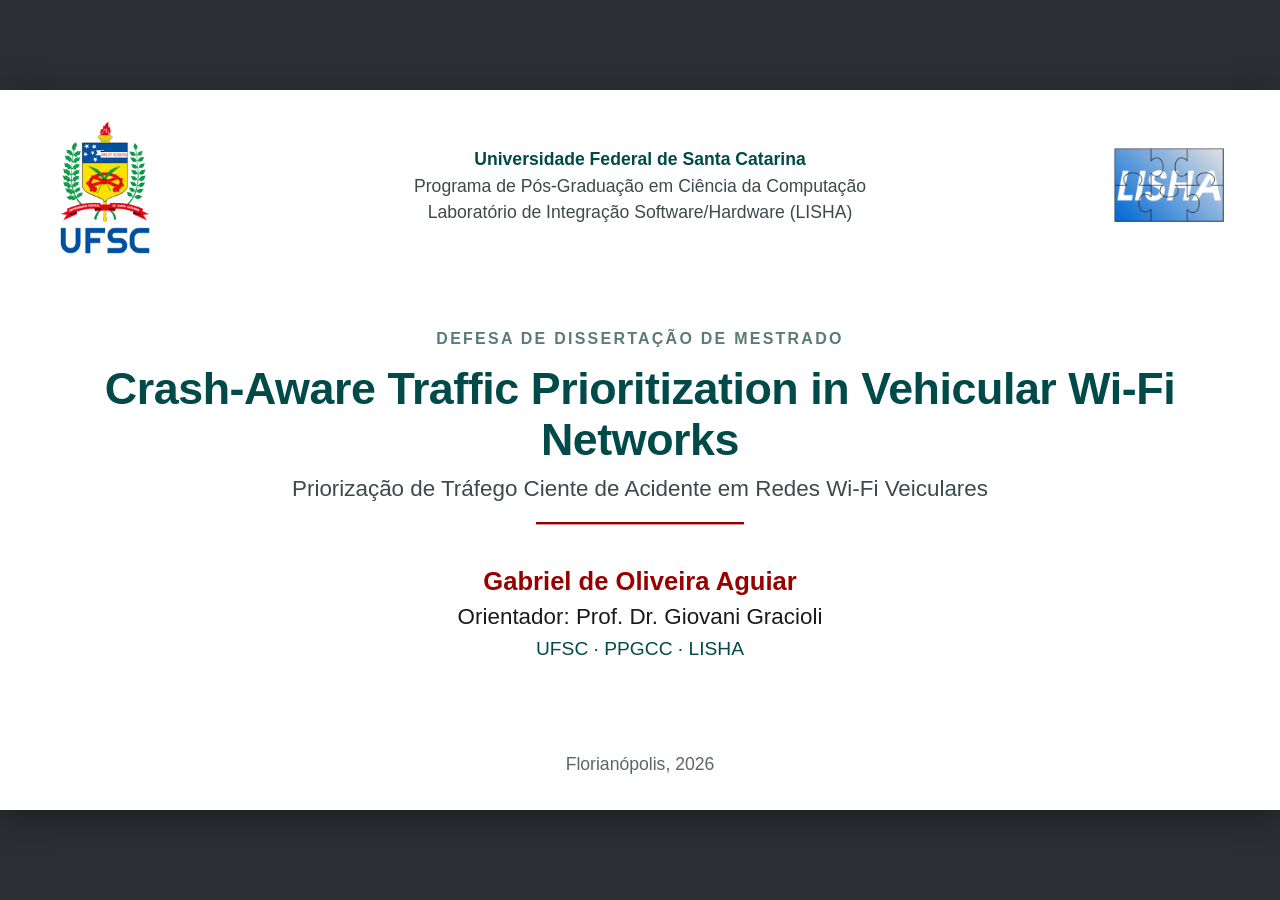
<file: presentation/index.html>
<!DOCTYPE html>
<html lang="pt-BR">
<head>
<meta charset="utf-8">
<title>Priorização de Tráfego Ciente de Acidente em Redes Wi-Fi Veiculares — Defesa de Mestrado</title>
<meta name="viewport" content="width=device-width, initial-scale=1">
<link rel="stylesheet" href="style.css?v=9">
<style>
/* ---------- regras específicas de slides ---------- */
#s-fsm.step-1 #st-listen rect, #s-fsm.step-2 #st-block rect, #s-fsm.step-3 #st-block rect,
#s-fsm.step-4 #st-send rect, #s-fsm.step-5 #st-block rect, #s-fsm.step-6 #st-listen rect { fill: #f8eded; stroke: var(--accent); stroke-width: 5; }
#s-fsm.step-2 #e-demand path, #s-fsm.step-4 #e-txstart path, #s-fsm.step-5 #e-txend path,
#s-fsm.step-6 #e-expire path, #s-fsm.step-7 #e-skip path, #s-fsm.step-7 #e-closed path { stroke: var(--accent); stroke-width: 5; }
#s-fsm.step-2 #e-demand text, #s-fsm.step-4 #e-txstart text, #s-fsm.step-5 #e-txend text,
#s-fsm.step-6 #e-expire text, #s-fsm.step-7 #e-skip text, #s-fsm.step-7 #e-closed text { fill: var(--accent); font-weight: 700; }
.fsm-caption { position: absolute; left: 96px; right: 96px; bottom: 60px; height: 120px; }
.fsm-caption > div { position: absolute; inset: 0; opacity: 0; transition: opacity .4s; font-size: 26px; line-height: 1.4; }
#s-fsm.step-0 .cap0, #s-fsm.step-1 .cap1, #s-fsm.step-2 .cap2, #s-fsm.step-3 .cap3, #s-fsm.step-4 .cap4,
#s-fsm.step-5 .cap5, #s-fsm.step-6 .cap6, #s-fsm.step-7 .cap7, #s-fsm.step-8 .cap8 { opacity: 1; }

.pkt { offset-path: path('M 150 40 L 150 470 L 610 470 L 610 40'); offset-rotate: 0deg; }
.play.on .pkt { animation: travel 4.2s var(--ease) infinite; }
@keyframes travel { 0% { offset-distance: 0%; opacity: 0; } 5% { opacity: 1; } 92% { opacity: 1; } 100% { offset-distance: 100%; opacity: 0; } }
.pkt.vo-pk { animation-delay: 2.1s !important; }

.flowline { stroke-dasharray: 10 10; animation: dash 1s linear infinite; }
@keyframes dash { to { stroke-dashoffset: -20; } }

.gauge .mk.f { left: 0; } .gauge .mk.f.on { left: var(--x); }

.div-row { display: grid; grid-template-columns: 220px 1fr 1fr; gap: 20px; align-items: center; margin: 14px 0; }
.div-row .lbl { font-size: 22px; font-weight: 700; }
.div-row .lbl small { display: block; font-size: 17px; color: var(--muted); font-weight: 500; }
.div-track { position: relative; height: 44px; background: #f2f0ea; border-radius: 8px; }
.div-track::before { content: ""; position: absolute; left: 50%; top: -6px; bottom: -6px; width: 2px; background: #8a93a1; }
.div-track i { position: absolute; top: 6px; bottom: 6px; border-radius: 6px; transition: width 1s var(--ease); width: 0; }
.div-track i.neg { right: 50%; background: var(--ok); }
.div-track i.pos { left: 50%; background: var(--vo); }
.on .div-track i { width: var(--w); }
.div-track span { position: absolute; top: 9px; font-size: 19px; font-weight: 800; }
.sectionlabel span { font-size: 12px; padding: 4px 8px; }
.card { padding: 20px 24px; }
.card p, .card li { font-size: 21px; }
.small, .small li, .small p { font-size: 21px; }
</style>
</head>
<body>
<div class="deck">

<!-- =============================================================== -->
<!-- 1. TÍTULO -->
<section class="slide formal-title nochrome" data-time="30">
  <div class="logos"><img class="ufsc" src="assets/ufsc.png" alt="UFSC"><img class="lisha" src="assets/lisha.png" alt="LISHA"></div>
  <div class="inst-top"><b>Universidade Federal de Santa Catarina</b><br>Programa de Pós-Graduação em Ciência da Computação<br>Laboratório de Integração Software/Hardware (LISHA)</div>
  <div class="ttl">
    <div class="type">Defesa de Dissertação de Mestrado</div>
    <h1>Crash-Aware Traffic Prioritization in Vehicular Wi-Fi Networks</h1>
    <div style="font-size:28px;color:#3c4a4a;margin-top:12px">Priorização de Tráfego Ciente de Acidente em Redes Wi-Fi Veiculares</div>
    <div class="rule"></div>
  </div>
  <div class="people"><div class="author">Gabriel de Oliveira Aguiar</div>Orientador: Prof. Dr. Giovani Gracioli<div class="lab">UFSC · PPGCC · LISHA</div></div>
  <div class="place">Florianópolis, 2026</div>
  <aside class="notes">Bom dia. Sou o Gabriel e vou apresentar minha dissertação sobre priorização de tráfego ciente de acidente em Wi-Fi veicular, orientada pelo Prof. Giovani Gracioli. A pergunta é simples: um alerta de acidente consegue um serviço sem fio melhor que o tráfego de rotina usando só mecanismos locais e padronizados do 802.11p? E quanto isso custa para o tráfego de rotina? <b>~30 s</b></aside>
</section>

<section class="slide" id="s-bio" data-section="Intro" data-time="45" data-anim="bio">
  <h2><span class="kicker">Apresentação</span>Trajetória</h2>
  <div class="bio">
    <div class="me f zoom" data-f="1">
      <img class="photo" src="assets/foto.webp" alt="Gabriel de Oliveira Aguiar">
      <div class="nm">Gabriel de Oliveira Aguiar</div>
      <div class="rl">Engenheiro de IoT &amp; Plataformas de Dados<br>Mestrando em Ciência da Computação (Sistemas Embarcados)</div>
      <div class="ct">aguiar@lisha.ufsc.br<br>github.com/goaguiar99</div>
    </div>
    <div class="tline">
      <div class="bar"></div>
      <div class="tstep f left" data-f="1">
        <div class="yr">até 2023</div>
        <div class="lg"><img src="assets/ufsc.png" alt="UFSC" style="max-height:58px"></div>
        <div><h4>Engenharia Eletrônica · UFSC</h4><p>Bacharelado; firmware embarcado em C++ no SpaceLab.</p></div>
      </div>
      <div class="tstep f left" data-f="2">
        <div class="yr">2021 – 2024</div>
        <div class="lg"><img src="assets/ilha.webp" alt="Ilha Service" style="max-height:46px"></div>
        <div><h4>Estágio → Engenheiro de Sistemas</h4><p>Servidores Linux, suporte especializado, ITSM/GLPI, monitoramento de SLA e segurança.</p></div>
      </div>
      <div class="tstep f left" data-f="3">
        <div class="yr">2024 – 2026</div>
        <div class="lg"><img src="assets/lisha.png" alt="LISHA" style="max-height:46px"></div>
        <div><h4>Mestrado PPGCC · LISHA</h4><p>Aprofundar em sistemas embarcados e redes: QoS em Wi-Fi veicular, TSN sem fio. SBESC 2024 (3º melhor artigo), 2025 e 2026.</p><span class="why">→ querer ir mais fundo nos assuntos</span></div>
      </div>
      <div class="tstep f left" data-f="4">
        <div class="yr">2025 – 2026</div>
        <div class="lg"><img src="assets/bosch.svg" alt="Bosch" style="max-height:34px"></div>
        <div><h4>Engenheiro de Software · Bosch</h4><p>Plataforma de provisionamento e telemetria IoT para dispositivos automotivos (AWS, CAN, OBD-II).</p><span class="why">→ a área de estudo na prática</span></div>
      </div>
      <div class="tstep now f left" data-f="5">
        <div class="yr">2026 – hoje</div>
        <div class="lg"><img src="assets/tractian.svg" alt="Tractian" style="max-height:24px"></div>
        <div><h4>Engenheiro de IoT / Plataforma · Tractian</h4><p>Indústria 4.0: dados de sensores industriais, Kafka, análise de vibração, AWS e OCI.</p><span class="why">→ IoT industrial em escala</span></div>
      </div>
    </div>
  </div>
  <aside class="notes">Antes de entrar no trabalho, um pouco de quem eu sou. Me formei em Engenharia Eletrônica na UFSC, onde já trabalhava com firmware embarcado no SpaceLab. Em paralelo comecei como estagiário na Ilha Service e cresci até engenheiro de sistemas, cuidando de servidores Linux, suporte especializado e gestão de serviços de TI. Foi aí que senti vontade de me aprofundar nos fundamentos, e entrei no mestrado do PPGCC, no LISHA, trabalhando com QoS em redes veiculares e TSN sem fio, com artigos no SBESC. Depois fui para a Bosch, aplicando exatamente essa área de estudo: IoT e telemetria para dispositivos automotivos. E hoje estou na Tractian, com IoT industrial e Indústria 4.0, processando dados de sensores em escala. <b>~45 s</b></aside>
</section>

<section class="slide" data-section="Intro" data-time="30">
  <h2>Roteiro</h2>
  <div class="agenda stagger auto">
    <div>Motivação e problema<small>Alertas de acidente num canal baseado em contenção</small></div>
    <div>Fundamentação<small>DCF, EDCA, 802.11p/OCB, DSCP→Voice</small></div>
    <div>Trabalhos relacionados<small>Onde este projeto se posiciona</small></div>
    <div>Modelo do sistema<small>Rede, tráfego, 5 políticas MAC, controlador</small></div>
    <div>Implementação<small>Artefato OMNeT++ / INET / Veins / SUMO</small></div>
    <div>Avaliação<small>Carga uniforme vs. concentrada; proteção vs. custo</small></div>
    <div>Conclusão<small>Resultados, implicações, limitações, trabalhos futuros</small></div>
  </div>
  <aside class="notes">Sete partes. Vou passar rápido pela fundamentação, porque o conteúdo principal é a avaliação, especialmente o contraste entre carga uniforme e carga concentrada. <b>~30 s</b></aside>
</section>

<section class="slide" data-section="Motivação" data-time="55">
  <h2><span class="kicker">Motivação</span>Um acidente na rodovia</h2>
  <div class="scene" style="height:360px">
    <div class="lane" style="top:120px"></div>
    <div class="lane" style="top:240px"></div>
    <div class="car mover" style="top:45px;--dur:7s;--del:-1s"><span class="bpulse f" data-f="2" style="left:35px;top:17px"></span></div>
    <div class="car truck mover" style="top:45px;--dur:7s;--del:-4.2s"></div>
    <div class="car mover" style="top:285px;--dur:8s;--del:-2s"></div>
    <div class="car mover" style="top:285px;--dur:8s;--del:-6s"></div>
    <div class="car" style="top:163px;left:300px"></div>
    <div class="car truck" style="top:163px;left:470px"></div>
    <div class="car" style="top:163px;left:690px"></div>
    <div class="car crash f pop" data-f="1" style="top:163px;left:930px"></div>
    <div class="f" data-f="1" style="position:absolute;left:965px;top:180px">
      <span class="pulse go" style="--del:0s"></span><span class="pulse go" style="--del:.66s"></span><span class="pulse go" style="--del:1.33s"></span>
    </div>
    <div class="f" data-f="2">
      <span class="bpulse go" style="left:335px;top:180px;--del:.2s"></span>
      <span class="bpulse go" style="left:525px;top:180px;--del:.9s"></span>
      <span class="bpulse go" style="left:725px;top:180px;--del:.5s"></span>
      <span class="bpulse go" style="left:200px;top:300px;--del:1.1s"></span>
      <span class="bpulse go" style="left:1180px;top:60px;--del:.4s"></span>
      <span class="bpulse go" style="left:1300px;top:300px;--del:1.3s"></span>
    </div>
    <div class="f" data-f="1" style="position:absolute;left:1010px;top:150px;color:#ffd8cf;font-weight:800;font-size:22px">ALERTA DE ACIDENTE (Voice)</div>
    <div class="f" data-f="2" style="position:absolute;left:30px;top:16px;color:#cfe2fa;font-weight:700;font-size:20px">tráfego de rotina de todos os veículos (Best Effort)</div>
  </div>
  <div class="grid2 mt">
    <div class="f up" data-f="3"><p style="margin:0">Os veículos de trás muitas vezes <b>não enxergam</b> o perigo, encoberto pelo trânsito ou pela geometria da via.<br>Um aviso V2X enviado pelo veículo acidentado pode chegar <b>antes</b> de o perigo ficar visível.</p></div>
    <div class="f up callout" data-f="4">O alerta é <b>raro</b>, mas só tem valor se chegar <b>a tempo</b>, e sai justamente quando o canal está <b>mais ocupado</b>.<br><span style="font-size:22px">Referência: 3GPP TS 22.186 pede <b>10–25 ms</b> fim a fim em platooning; uso <b>25 ms</b> como régua.</span></div>
  </div>
  <div class="cite">ETSI EN 302 637-3 (DENM); 3GPP TS 22.186, Tabela 5.2-1.</div>
  <aside class="notes">Imaginem uma rodovia. Um veículo se acidenta (clique) e transmite um alerta. Os veículos de trás muitas vezes não enxergam o perigo, porque o trânsito ou a via o escondem, então o aviso pelo rádio pode chegar antes de eles verem. Mas (clique) todos os outros veículos continuam enviando mensagens de rotina no mesmo canal. Na Europa esse é o mecanismo DENM. Ponto-chave: o alerta é raro, o valor dele depende quase todo da pontualidade, e ele é enviado justamente quando o canal está mais carregado. Para dar uma régua de tempo, a 3GPP TS 22.186 pede de 10 a 25 ms fim a fim em platooning; uso 25 ms como referência durante a apresentação. <b>~55 s</b></aside>
</section>

<section class="slide" data-section="Motivação" data-time="45">
  <h2><span class="kicker">Tecnologia de acesso</span>Por que IEEE 802.11p?</h2>
  <p class="muted" style="margin-top:-18px">Os avisos precisam funcionar onde quer que os veículos se encontrem, inclusive em trechos <b>sem unidades de beira de estrada nem cobertura celular</b>.</p>
  <div class="grid4 mt stagger auto">
    <div class="card dim"><span class="tag red">✕</span><h3 class="mt">Cabeado / TSN</h3><p>Consegue limitar o atraso, mas <b>não conecta veículos em movimento</b>.</p></div>
    <div class="card dim"><span class="tag red">✕</span><h3 class="mt">Celular via estação-base</h3><p>Depende de cobertura; toda mensagem <b>passa pela infraestrutura</b>.</p></div>
    <div class="card dim"><span class="tag">~</span><h3 class="mt">Sidelink NR-V2X (Modo 2)</h3><p>Troca direta, mas usa sensoriamento + escalonamento semipersistente: <b>outra tecnologia de rádio</b>.</p></div>
    <div class="card hot"><span class="tag green">✓</span><h3 class="mt">IEEE 802.11p / 11bd</h3><p>Troca direta, <b>sem infraestrutura e sem sincronização</b>. 5,9 GHz, 10 MHz; camada de acesso do ITS-G5.</p></div>
  </div>
  <div class="f up callout mt2">Mas o 802.11p (e o sucessor 802.11bd) mantêm <b>acesso totalmente distribuído, baseado em contenção</b>: <b>não há escalonador central</b> que reserve transmissões para tráfego urgente.</div>
  <aside class="notes">Por que 802.11p? TSN cabeado limita atraso, mas não entre carros em movimento. Celular via estação-base precisa de cobertura. O sidelink NR-V2X permite troca direta, mas é outra tecnologia de rádio, com escalonamento próprio. O 802.11p funciona sem infraestrutura nem sincronização e já é padronizado; o 802.11bd o melhora e mantém compatibilidade. O problema (clique): o acesso ao canal continua totalmente distribuído e aleatório. Ninguém consegue reservar o canal para o alerta. <b>~45 s</b></aside>
</section>

<section class="slide" data-section="Motivação" data-time="55">
  <h2><span class="kicker">O problema</span>O alerta espera atrás dos frames de rotina</h2>
  <div class="f play" data-f="1" style="position:relative;margin:20px 0 0 170px;width:1180px">
    <div class="tl" style="margin-bottom:30px">
      <div class="tl-label">Vizinhos (BE)</div>
      <div class="blk be seq" style="left:0;width:140px;--d:0s">BE</div>
      <div class="blk be seq" style="left:240px;width:140px;--d:.9s">BE</div>
      <div class="blk be seq" style="left:480px;width:140px;--d:1.8s">BE</div>
      <div class="blk be seq" style="left:900px;width:140px;--d:3.2s">BE</div>
    </div>
    <div class="tl">
      <div class="tl-label">Alerta (VO)</div>
      <div class="seq" style="position:absolute;left:52px;bottom:58px;--d:.3s;font-size:18px;color:var(--vo);font-weight:800">▼ alerta pronto</div>
      <div class="blk difs seq" style="left:140px;width:60px;--d:.6s">DIFS</div>
      <div class="blk slot seq" style="left:200px;width:40px;--d:.75s">4</div>
      <div class="blk freeze seq" style="left:240px;width:140px;--d:.9s">congelado</div>
      <div class="blk difs seq" style="left:380px;width:60px;--d:1.4s">DIFS</div>
      <div class="blk slot seq" style="left:440px;width:40px;--d:1.6s">3</div>
      <div class="blk freeze seq" style="left:480px;width:140px;--d:1.8s">congelado</div>
      <div class="blk difs seq" style="left:620px;width:60px;--d:2.3s">DIFS</div>
      <div class="blk slot seq" style="left:680px;width:40px;--d:2.5s">2</div>
      <div class="blk slot seq" style="left:720px;width:40px;--d:2.65s">1</div>
      <div class="blk vo seq" style="left:760px;width:140px;--d:2.85s">TX ALERTA</div>
    </div>
    <div class="seq" style="--d:3.4s;position:absolute;left:60px;width:700px;top:190px;border-top:3px solid var(--vo);text-align:center;color:var(--vo);font-weight:800;font-size:22px;padding-top:6px">o atraso de acesso cresce com a carga ao redor</div>
  </div>
  <ul class="mt2" style="margin-top:80px">
    <li class="f up" data-f="2">Com mais carga, <b>atraso e jitter</b> ficam instáveis; o <b>backoff do alerta congela</b> toda vez que outra estação transmite.</li>
    <li class="f up" data-f="3">Marcações de QoS <b>não são tratadas de forma consistente</b> entre implantações.</li>
    <li class="f up" data-f="4">Cada milissegundo de espera tira tempo de reação dos veículos de trás.</li>
  </ul>
  <div class="cite">RFC 8325; Wu et al. (congelamento contínuo do backoff no 802.11p).</div>
  <aside class="notes">Aqui está o problema no tempo. Os vizinhos continuam enviando frames Best Effort (clique para tocar). O alerta fica pronto, espera o canal, espera um DIFS, decrementa um slot, e outro frame ocupa o meio, então o contador congela. Isso se repete, e o alerta só sai depois de vários períodos congelados. O atraso de acesso cresce com a carga ao redor, justamente quando o alerta mais importa. Além disso, as marcações de QoS não são tratadas de forma consistente na prática; volto a isso adiante. <b>~55 s</b></aside>
</section>

<section class="slide" data-section="Motivação" data-time="50">
  <h2><span class="kicker">A lacuna e este trabalho</span>Priorizar o alerta só com mecanismos padrão</h2>
  <div class="callout gray" style="font-size:23px;margin:-14px 0 22px">A literatura já protege tráfego urgente com slots, preempção ou sidelink, mas exige <b>sincronização ou infraestrutura</b>. Falta um projeto <b>local e disparado pelo evento</b>, que meça <b>o ganho e o custo</b>.</div>
  <div class="row" style="align-items:stretch">
    <div class="col">
      <div class="card f left" data-f="1" style="border-left:8px solid var(--be)"><h3 class="be-t">Todos os veículos</h3><p><b>Multicast Best Effort</b> periódico, DSCP 0, durante todo o cenário.</p></div>
      <div class="card f left mt" data-f="2" style="border-left:8px solid var(--vo)"><h3 class="vo-t">Um veículo acidentado</h3><p><b>Rajadas de alerta</b> temporárias, DSCP 46, mapeadas explicitamente para <b>Voice</b>, sobrepostas ao seu próprio BE.</p></div>
      <div class="card f left mt" data-f="4"><h3>Simulado</h3><p>Pilha de rede OMNeT++ + INET, acoplada ao tráfego rodoviário do SUMO via Veins.</p></div>
    </div>
    <div class="col f right" data-f="3">
      <h3>Cinco políticas MAC, construídas com mecanismos padrão</h3>
      <div class="stack mt">
        <div class="layer"><span><span class="pol plain">plain</span>&nbsp; referência DCF</span><span class="tiny">sem diferenciação</span></div>
        <div class="layer"><span><span class="pol edca">edca_only</span>&nbsp; EDCA + DSCP 46→VO</span><span class="tiny">QoS padrão</span></div>
        <div class="layer study"><span><span class="pol stable">stable</span>&nbsp; janelas de proteção longas</span><span class="tiny">adia BE novo</span></div>
        <div class="layer study"><span><span class="pol guarded">guarded</span>&nbsp; janelas curtas e justas</span><span class="tiny">adia BE novo</span></div>
        <div class="layer study"><span><span class="pol emergency">emergency</span>&nbsp; ativação agressiva</span><span class="tiny">adia + <b>descarta</b> BE</span></div>
      </div>
      <p class="small mt">Perfis adaptativos = pontos fixos de projeto numa <b>fronteira proteção versus custo</b>. O objetivo é latência <b>estatística</b> melhor sob congestionamento, não garantias determinísticas.</p>
    </div>
  </div>
  <aside class="notes">As soluções mais fortes da literatura dependem de sincronização ou de infraestrutura, que não existem num cenário descentralizado. O que proponho é uma estratégia de priorização feita com peças padrão, não um novo protocolo MAC. Todo veículo envia multicast Best Effort periódico. Um veículo designado como acidentado envia rajadas temporárias de alerta marcadas com DSCP 46 e mapeadas explicitamente para Voice. Sobre isso, comparo cinco políticas MAC: DCF puro, EDCA padrão com o mapeamento explícito, e três extensões adaptativas, stable, guarded e emergency, que adiam o Best Effort novo enquanto há alertas; a emergency também pode descartá-lo. São pontos fixos de projeto. O objetivo é melhora estatística sob congestionamento, não garantias rígidas. <b>~50 s</b></aside>
</section>

<section class="slide" data-section="Motivação" data-time="60">
  <h2><span class="kicker">Objetivo e contribuições</span>O que a dissertação se propõe a fazer</h2>
  <div class="callout f up" data-f="1"><b>Objetivo.</b> Avaliar, por simulação, se o alerta de acidente (Voice) consegue um serviço sem fio <b>mensuravelmente melhor</b> que o Best Effort em Wi-Fi veicular descentralizado, usando só mecanismos MAC <b>locais e padronizados</b>, e <b>quantificar o custo</b> para o tráfego comum.</div>
  <div class="grid3 mt stagger f" data-f="2">
    <div class="card"><div class="big" style="color:var(--accent)">1</div><h3 class="mt">Controlador MAC adaptativo</h3><p>Mapeamento explícito DSCP 46→Voice + extensão local do EDCA com três modos, exposta como cinco políticas de agressividade crescente.</p></div>
    <div class="card"><div class="big" style="color:var(--accent)">2</div><h3 class="mt">Artefato open-source</h3><p>Veins/INET/SUMO com 10 e 100 veículos, três cargas, carga uniforme e concentrada; painel de KPIs.</p><p class="tiny mono">github.com/GOAguiar99/veins-inet-qos</p></div>
    <div class="card hot"><div class="big" style="color:var(--accent)">3</div><h3 class="mt">Quando ligar a supressão</h3><p>Uma fronteira proteção-versus-custo que <b>depende de como a carga está distribuída</b> em torno do acidente.</p></div>
  </div>
  <p class="tiny f" data-f="3" style="margin-top:18px">Escopo: uma fonte de acidente, duas classes, multicast de um salto numa rodovia, sem APs/RSUs/coordenação central, sem limites determinísticos.</p>
  <aside class="notes">O objetivo: avaliar por simulação se o alerta de acidente consegue um serviço mensuravelmente melhor que o tráfego comum usando só mecanismos locais e padronizados, e quanto isso custa. Três contribuições: o controlador, feito com peças padrão; o artefato de simulação aberto; e, principalmente, a orientação sobre quando ligar a supressão, que depende de como a carga está distribuída em torno do acidente. Escopo: uma fonte, duas classes, um salto, sem infraestrutura, e resultados estatísticos. <b>~60 s</b></aside>
</section>

<section class="slide" data-section="Fundamentação" data-time="55">
  <h2><span class="kicker">Fundamentação · IEEE 802.11 DCF</span>CSMA/CA com backoff exponencial binário</h2>
  <div class="f play" data-f="1" style="position:relative;margin:10px 0 0 170px;width:1100px">
    <div class="tl" style="margin-bottom:22px">
      <div class="tl-label">Estação A</div>
      <div class="blk difs seq" style="left:160px;width:80px;--d:.4s">DIFS</div>
      <div class="blk slot seq" style="left:240px;width:40px;--d:.6s">5</div>
      <div class="blk slot seq" style="left:280px;width:40px;--d:.8s">4</div>
      <div class="blk freeze seq" style="left:320px;width:200px;--d:1s">congelado em 3</div>
      <div class="blk difs seq" style="left:520px;width:80px;--d:1.5s">DIFS</div>
      <div class="blk slot seq" style="left:600px;width:40px;--d:1.7s">3</div>
      <div class="blk slot seq" style="left:640px;width:40px;--d:1.9s">2</div>
      <div class="blk slot seq" style="left:680px;width:40px;--d:2.1s">1</div>
      <div class="blk be seq" style="left:720px;width:200px;--d:2.3s">A transmite</div>
    </div>
    <div class="tl" style="margin-bottom:22px">
      <div class="tl-label">Estação B</div>
      <div class="blk difs seq" style="left:160px;width:80px;--d:.4s">DIFS</div>
      <div class="blk slot seq" style="left:240px;width:40px;--d:.6s">2</div>
      <div class="blk slot seq" style="left:280px;width:40px;--d:.8s">1</div>
      <div class="blk vo seq" style="left:320px;width:200px;--d:1s;background:#7b8494">B transmite</div>
    </div>
    <div class="tl">
      <div class="tl-label">Meio</div>
      <div class="blk seq" style="left:0;width:160px;--d:0s;background:#3b4659">ocupado</div>
      <div class="blk seq" style="left:320px;width:200px;--d:1s;background:#3b4659">ocupado</div>
      <div class="blk seq" style="left:720px;width:200px;--d:2.3s;background:#3b4659">ocupado</div>
    </div>
  </div>
  <div class="grid2 mt2">
    <ul class="small">
      <li class="f up" data-f="2">Meio livre por um <b>DIFS</b> → transmite; senão sorteia backoff uniforme em [0, W−1].</li>
      <li class="f up" data-f="2">A contagem só avança com o meio livre; fica <b>congelada</b> com o meio ocupado.</li>
      <li class="f up" data-f="3">Unicast: sem ACK → a CW dobra (CW<sub>min</sub> → CW<sub>max</sub>). Quadros de grupo <b>não têm ACK</b>, então isso nunca ocorre com eles.</li>
    </ul>
    <div>
      <div class="callout f up" data-f="4" style="font-size:24px"><b>O congelamento não é anomalia.</b> Faz parte do DCF básico e domina o atraso de acesso quando o canal fica ocupado repetidamente.</div>
      <div class="callout gray f up mt" data-f="5" style="font-size:24px">Toda estação com a mesma CW tem a <b>mesma prioridade</b>: o DCF <b>não diferencia QoS</b>. Essa é a referência <span class="pol plain">plain</span>.</div>
    </div>
  </div>
  <div class="cite">Bianchi (2000); IEEE 802.11; Wu et al.</div>
  <aside class="notes">Revisão rápida do DCF (clique para tocar). O meio está ocupado; as duas estações esperam um DIFS e sorteiam backoffs aleatórios: A sorteia 5, B sorteia 2. Elas decrementam juntas; B chega a zero e transmite, então o contador de A congela em 3. Depois que B termina, outro DIFS, A retoma do 3 e finalmente transmite. Duas coisas importam: o congelamento é normal e domina o atraso sob carga; e o DCF trata todo frame igual, então não oferece diferenciação. Essa é a referência plain. Em multicast não há ACK, então a janela de contenção nunca dobra. <b>~55 s</b></aside>
</section>

<section class="slide" data-section="Fundamentação" data-time="60">
  <h2><span class="kicker">Fundamentação · IEEE 802.11e EDCA</span>Quatro categorias de acesso (ACs), quatro entidades de backoff</h2>
  <div class="row">
    <div class="col" style="flex:1.25">
      <div class="callout blue" style="font-size:26px;text-align:center">AIFS[AC] = SIFS + AIFSN[AC] · slot</div>
      <div class="race f mt" data-f="1">
        <div class="lab" style="color:#9aa2ae">AC_BK</div><div class="track" style="opacity:.45"><div class="aifs" style="width:245px"></div><span style="left:12px">AIFSN 7</span><span style="left:270px">CW 15–1023 · vazia no estudo</span></div>
        <div class="lab be-t">AC_BE</div><div class="track"><div class="aifs" style="width:105px"></div><div class="bo" style="left:105px;width:520px;--c:var(--be);--t:2.6s"></div><span style="left:12px">AIFSN 3</span><span style="left:640px">CW 15–1023</span></div>
        <div class="lab" style="color:#9aa2ae">AC_VI</div><div class="track" style="opacity:.45"><div class="aifs" style="width:70px"></div><span style="left:12px">2</span><span style="left:270px">CW 7–15 · vazia no estudo</span></div>
        <div class="lab vo-t">AC_VO</div><div class="track"><div class="aifs" style="width:70px"></div><div class="bo" style="left:70px;width:105px;--c:var(--vo);--t:.6s"></div><span style="left:12px">2</span><span style="left:200px">CW 3–7</span><span class="win" style="--t:.8s">vence primeiro ✓</span></div>
      </div>
      <p class="tiny mt">Valores configurados (padrões QoS de BSS do INET): AIFSN BK/BE/VI/VO = 7/3/2/2; CW<sub>min</sub>–CW<sub>max</sub>: BK, BE 15–1023; VI 7–15; VO 3–7. Filas 128/128/64/32.</p>
    </div>
    <div class="col">
      <ul class="small">
        <li class="f up" data-f="2">Cada AC: fila própria, AIFSN, CW<sub>min</sub>, CW<sub>max</sub>, TXOP opcional.</li>
        <li class="f up" data-f="3">AIFSN / CW menores → maior chance de vencer a contenção.</li>
        <li class="f up" data-f="4"><b>Colisão virtual</b>: duas ACs locais expiram juntas → vence a de maior prioridade; a perdedora age como se tivesse colidido.</li>
        <li class="f up" data-f="5">UP→AC: UP 6,7 → <b class="vo">VO</b>; 4,5 → VI; 0,3 → <b class="be">BE</b>; 1,2 → BK.</li>
      </ul>
      <div class="callout mt f up" data-f="6" style="font-size:23px">Prioridade <b>estatística</b>, não garantia: Voice vence <i>em média</i>. A <span class="pol edca">edca_only</span> e as adaptativas usam <b>exatamente</b> esses parâmetros; as adaptativas só controlam <b>quem disputa</b>.</div>
    </div>
  </div>
  <div class="cite">IEEE 802.11e; Mangold et al. (2003); Kong et al. (2004); RFC 8325.</div>
  <aside class="notes">O EDCA introduz quatro categorias de acesso (ACs), cada uma com fila e parâmetros de contenção próprios. O tempo de espera antes do backoff é o AIFS: SIFS mais AIFSN slots. Aqui (clique) uma corrida com os valores que configurei: Voice espera dois slots e sorteia numa janela de 3 a 7; Best Effort espera três slots e sorteia de 15 até 1023. Em média Voice vence primeiro, mas é aleatório: o Best Effort ainda pode sortear um número pequeno. Dentro de uma estação, se duas categorias expiram juntas, vence a mais alta. Por isso o EDCA dá prioridade estatística, não garantia: os atrasos crescem de forma imprevisível com a carga, como mostram Mangold e Kosek-Szott. A edca_only e todos os perfis adaptativos usam exatamente esses parâmetros; os adaptativos nunca os reajustam, só controlam quem pode disputar. <b>~60 s</b></aside>
</section>

<section class="slide" data-section="Fundamentação" data-time="55">
  <h2><span class="kicker">Fundamentação · IEEE 802.11p</span>Operação OCB e frames endereçados a grupo</h2>
  <div class="row">
    <div class="col">
      <svg viewBox="0 0 660 300" width="660" height="300">
        <g class="f" data-f="1">
          <text x="150" y="26" text-anchor="middle" font-size="22" font-weight="700" fill="#5d6675">BSS com infraestrutura</text>
          <rect x="125" y="60" width="50" height="40" rx="6" fill="#004A4A"/><text x="150" y="86" text-anchor="middle" fill="#fff" font-size="16" font-weight="700">AP</text>
          <g stroke="#9aa6b8" stroke-width="3"><line x1="150" y1="100" x2="60" y2="220"/><line x1="150" y1="100" x2="150" y2="230"/><line x1="150" y1="100" x2="240" y2="220"/></g>
          <g fill="#8fb3e3"><rect x="30" y="220" width="60" height="28" rx="7"/><rect x="120" y="230" width="60" height="28" rx="7"/><rect x="210" y="220" width="60" height="28" rx="7"/></g>
          <text x="150" y="290" text-anchor="middle" font-size="16" fill="#5d6675">associação, coordenador, GCR…</text>
        </g>
        <g class="f" data-f="2">
          <text x="500" y="26" text-anchor="middle" font-size="22" font-weight="700" fill="#980000">OCB (802.11p)</text>
          <g stroke="#980000" stroke-width="2.5" stroke-dasharray="6 6" class="flowline"><line x1="420" y1="120" x2="560" y2="110"/><line x1="420" y1="120" x2="480" y2="230"/><line x1="560" y1="110" x2="480" y2="230"/><line x1="560" y1="110" x2="620" y2="220"/></g>
          <g fill="#8fb3e3"><rect x="390" y="106" width="60" height="28" rx="7"/><rect x="530" y="96" width="60" height="28" rx="7"/><rect x="450" y="216" width="60" height="28" rx="7"/><rect x="590" y="206" width="60" height="28" rx="7"/></g>
          <text x="520" y="290" text-anchor="middle" font-size="16" fill="#5d6675">BSSID curinga · sem assoc./autent.</text>
        </g>
      </svg>
      <ul class="small">
        <li class="f up" data-f="3">5,9 GHz, <b>OFDM de 10 MHz</b>: símbolos mais longos, mais robustez a multipercurso/Doppler.</li>
        <li class="f up" data-f="3">Multicanal IEEE 1609.4 (CCH/SCH) <b>não é modelado</b>: um canal compartilhado, PHY fixa entre as políticas.</li>
      </ul>
    </div>
    <div class="col">
      <div class="callout f up" data-f="4" style="font-size:23px"><b>Quadros de grupo (RFC 9119):</b> sem ACK → sem retransmissão e sem backoff por perda; costumam ir numa taxa básica baixa, ocupando mais tempo de ar. Perdas ≥ 5 % não são incomuns.</div>
      <table class="t compact mt f up" data-f="5">
        <tr><th>Mecanismo</th><th>BSS</th><th>OCB (aqui)</th></tr>
        <tr><td>ACK / retransmissão de frames de grupo</td><td>Não</td><td>Não</td></tr>
        <tr><td>GCR Retry / Block Ack (802.11aa)</td><td>Sim*</td><td>Não</td></tr>
        <tr><td>Multicast direcionado (AP)</td><td>Sim</td><td>Não</td></tr>
        <tr><td>Prioridade EDCA via UP→AC</td><td>Sim</td><td><b>Sim</b></td></tr>
        <tr><td>DCC (ETSI): carga agregada, sempre ativo</td><td>N/A</td><td>Possível (desligado aqui)</td></tr>
        <tr class="hl"><td>Supressão de BE disparada por evento</td><td>N/A</td><td>Avaliada</td></tr>
      </table>
    </div>
  </div>
  <aside class="notes">O 802.11p opera fora do contexto de um BSS (OCB): não há ponto de acesso nem associação; os veículos simplesmente trocam frames em canais de 10 MHz em 5,9 GHz. Não modelo o multicanal do 1609.4; uso um canal compartilhado e mantenho a PHY idêntica entre as políticas. O importante: os alertas são multicast, e frames de grupo não têm ACK nem retransmissão, então o emissor nunca fica sabendo das perdas. As correções do 802.11aa, como o GCR, precisam de ponto de acesso e não existem em OCB. Dessa lista, a única ferramenta disponível em OCB é a prioridade do EDCA, mais a supressão que eu avalio. O DCC europeu existe, mas é sempre ligado e reduz a carga de todas as classes; desliguei para isolar as políticas, então não comparo com ele. <b>~55 s</b></aside>
</section>

<section class="slide" data-section="Fundamentação" data-time="60">
  <h2><span class="kicker">Fundamentação · Do DSCP à interface aérea</span>O mapeamento para Voice não é automático</h2>
  <div class="row" style="align-items:center">
    <div style="width:380px">
      <p class="small" style="margin:0">Alerta marcado como <b>EF</b> (RFC 3246): DSCP <b>46</b></p>
      <div class="mt" id="bits-wrap"><div class="bits"><span>1</span><span>0</span><span>1</span><span>1</span><span>1</span><span>0</span></div></div>
      <p class="tiny">RFC 4594: tráfego inelástico e de baixo atraso → EF, pré-marcado na origem. Alertas de acidente não são telefonia, mas têm o mesmo perfil de tráfego.</p>
    </div>
    <div class="col">
      <div class="f left" data-f="1">
        <p class="small" style="margin:0 0 8px"><b>Heurística comum:</b> prioridade de usuário = os 3 MSBs do DSCP</p>
        <div class="flow"><div class="node">DSCP 46<b>101110</b></div><div class="arrow">→</div><div class="node">3 MSB<b>101 = 5</b></div><div class="arrow">→</div><div class="node">UP <b>5</b></div><div class="arrow">→</div><div class="node bad">AC_VI<b>Video ✕</b></div></div>
      </div>
      <div class="f left mt2" data-f="2">
        <p class="small" style="margin:0 0 8px"><b>Recomendação da RFC 8325</b> (não padrão): EF → UP 6</p>
        <div class="flow"><div class="node">DSCP 46<b>EF</b></div><div class="arrow">→</div><div class="node">mapa explícito<b>QosClassifier</b></div><div class="arrow">→</div><div class="node">UP <b>6</b></div><div class="arrow">→</div><div class="node good">AC_VO<b>Voice ✓</b></div></div>
      </div>
    </div>
  </div>
  <div class="grid2 mt2">
    <div class="callout f up" data-f="3" style="font-size:23px"><b>Nenhuma norma define um mapeamento DSCP→UP padrão.</b> As tabelas do 802.11 são exemplos, não recomendações. O BE fica DSCP 0 → UP 0 → AC_BE.</div>
    <div class="callout gray f up" data-f="4" style="font-size:23px">RFC 8325: o 802.11 <b>não consegue oferecer um PHB EF</b>, porque a contenção é aleatória. O mapeamento é <b>necessário, mas não suficiente</b>, e qualquer nó que marque alta prioridade pode monopolizar o tempo de ar (vetor de DoS).</div>
  </div>
  <aside class="notes">Como a intenção de "urgente" chega ao rádio? O alerta é marcado como Expedited Forwarding, DSCP 46, binário 101110. Muitas pilhas (clique) pegam os três bits mais significativos como prioridade de usuário: 101 é 5, que cai em Video, não em Voice. A RFC 8325 (clique) recomenda mapear EF explicitamente para a prioridade 6, que cai em Voice; é o que meu QosClassifier faz. E não existe mapeamento padrão, por isso digo que não é automático. A mesma RFC alerta que, mesmo com o mapeamento certo, o 802.11 não consegue entregar um serviço EF de verdade, porque a contenção continua aleatória. Essa lacuna residual é o motivo de existirem os perfis adaptativos. Ela também aponta o risco de negação de serviço, que retomo na discussão. <b>~60 s</b></aside>
</section>

<section class="slide" data-section="Trabalhos relacionados" data-time="50">
  <h2><span class="kicker">Trabalhos relacionados</span>Posicionamento no espaço de projeto</h2>
  <div class="row">
    <svg viewBox="0 0 900 620" width="810" height="558" class="tax">
      <rect x="80" y="357" width="319" height="183" fill="#f3e6e6" class="f" data-f="5" rx="6"/>
      <text x="90" y="530" font-size="17" fill="#980000" class="f" data-f="5" font-weight="700">região de operação da dissertação</text>
      <line x1="80" y1="540" x2="860" y2="540" stroke="#17202e" stroke-width="2"/>
      <line x1="80" y1="540" x2="80" y2="50" stroke="#17202e" stroke-width="2"/>
      <line x1="460" y1="540" x2="460" y2="50" stroke="#cfd5de" stroke-dasharray="6 6"/>
      <line x1="80" y1="300" x2="860" y2="300" stroke="#cfd5de" stroke-dasharray="6 6"/>
      <text x="80" y="575" font-size="18" fill="#5d6675">local / sem infraestrutura</text>
      <text x="860" y="575" font-size="18" fill="#5d6675" text-anchor="end">sincronização / infra / celular →</text>
      <text x="40" y="540" font-size="18" fill="#5d6675" transform="rotate(-90 40 540)">por evento / curta duração</text>
      <text x="40" y="200" font-size="18" fill="#5d6675" transform="rotate(-90 40 200)">sempre ativo →</text>
      <g class="f pop" data-f="1"><circle cx="247" cy="146" r="10" fill="#7b8494"/><text x="264" y="152">EDCA adaptativo</text></g>
      <g class="f pop" data-f="1"><circle cx="293" cy="98" r="10" fill="#7b8494"/><text x="310" y="104">DCC</text></g>
      <g class="f pop" data-f="2"><circle cx="612" cy="276" r="10" fill="#1f5f99"/><text x="596" y="282" text-anchor="end">TSNCtl</text></g>
      <g class="f pop" data-f="2"><circle cx="658" cy="242" r="10" fill="#1f5f99"/><text x="676" y="248">CFC-MAC</text></g>
      <g class="f pop" data-f="2"><circle cx="718" cy="310" r="10" fill="#1f5f99"/><text x="736" y="316">PRP-MAC</text></g>
      <g class="f pop" data-f="2"><circle cx="779" cy="166" r="10" fill="#1f5f99"/><text x="762" y="172" text-anchor="end">NR-V2X Modo 2</text></g>
      <g class="f pop" data-f="2"><circle cx="810" cy="118" r="10" fill="#1f5f99"/><text x="794" y="124" text-anchor="end">TSN sem fio / OFDMA</text></g>
      <g class="f pop" data-f="3"><circle cx="369" cy="386" r="10" fill="#2a8080"/><text x="386" y="392">SkipCCH</text></g>
      <g class="f pop" data-f="4"><circle cx="186" cy="473" r="15" fill="#980000"/><text x="210" y="480" font-weight="800" font-size="22" fill="#980000">Este trabalho</text></g>
    </svg>
    <div class="col">
      <div class="card f right" data-f="1" style="border-left:6px solid #7b8494"><h3>Regulação sempre ativa</h3><p>EDCA adaptativo, DCC: contínuos, agregados.</p></div>
      <div class="card f right" data-f="2" style="border-left:6px solid #1f5f99;margin-top:14px"><h3>Coordenação mais forte</h3><p>Slots, preempção + árbitro, TDMA, celular, TSN/OFDMA: exigem sincronização ou infraestrutura.</p></div>
      <div class="card f right" data-f="3" style="border-left:6px solid #2a8080;margin-top:14px"><h3>Momento da contenção / custo</h3><p><i>Quando</i> o tráfego disputa importa tanto quanto <i>qual</i> AC.</p></div>
      <p class="tiny f" data-f="4" style="margin-top:10px">Posições qualitativas, a partir das premissas declaradas por cada trabalho.</p>
    </div>
  </div>
  <aside class="notes">Organizo os trabalhos relacionados num espaço de projeto: na horizontal, local versus exigir sincronização, infraestrutura ou maquinário celular; na vertical, disparado por evento versus sempre ativo. EDCA adaptativo e DCC são locais mas sempre ativos. A família de coordenação mais forte, TSNCtl, CFC-MAC, PRP-MAC, sidelink NR-V2X, TSN sem fio e OFDMA, exige sincronização ou infraestrutura. O SkipCCH trata de quando o tráfego pode disputar. Meu trabalho fica no canto local e disparado por evento. As posições são qualitativas. <b>~50 s</b></aside>
</section>

<section class="slide" data-section="Trabalhos relacionados" data-time="55">
  <h2><span class="kicker">Trabalhos relacionados</span>Famílias de solução e a lacuna</h2>
  <table class="t compact stagger f" data-f="1">
    <tr><th>Família</th><th>Exemplos</th><th>Mecanismo</th><th>Exige / limita</th></tr>
    <tr><td><b>Controle de contenção mais forte</b></td><td>TSNCtl, PRP-MAC, CFC-MAC, NR-V2X Modo 2</td><td>Slots, preempção com árbitro, TDMA, sidelink</td><td>Sincronização, UAV/RSU ou outra tecnologia de rádio</td></tr>
    <tr><td><b>Dinâmica e custo da contenção</b></td><td>Wu et al., SkipCCH, revisões sobre QoS</td><td>Congelamento de backoff; quando o tráfego disputa</td><td>Mostram que priorizar sempre tem custo</td></tr>
    <tr><td><b>Regulação sempre ativa</b></td><td>Adaptive EDCF, DCC</td><td>Ajuste contínuo de CW ou de taxa</td><td>Agregada, todas as classes; complementar</td></tr>
    <tr><td><b>TSN cabeado / sem fio, OFDMA</b></td><td>802.1Qbv, TWT, RUs; nosso SBESC 2025</td><td>Portas de tempo, alocação pelo AP</td><td>Ethernet ou AP + sincronização</td></tr>
    <tr class="hl"><td><b>Este trabalho</b></td><td>EDCA ciente de acidente</td><td>DSCP→VO + supressão de BE por evento</td><td>Só EDCA local em OCB</td></tr>
  </table>
  <div class="callout mt2 f up" data-f="2" style="font-size:24px">Lacuna: um mecanismo que use <b>filas EDCA padrão</b>, suprima BE <b>só durante o alerta</b>, dispense <b>sincronização e infraestrutura</b> e seja avaliado pelo <b>ganho de Voice e pelo custo de BE juntos</b>.</div>
  <aside class="notes">Os trabalhos foram escolhidos pela pergunta, não pela tecnologia: todos priorizam tráfego urgente em acesso por contenção ou oferecem outra forma de limitar o atraso. O controle de contenção mais forte funciona, mas pede sincronização, infraestrutura ou outra tecnologia de rádio, como o sidelink 5G. A dinâmica de contenção e as revisões sobre QoS mostram que priorizar sempre custa algo, por isso meço o custo junto. DCC e EDCA adaptativo são reguladores sempre ligados e complementares. TSN e OFDMA, incluindo meu artigo do SBESC 2025, pedem Ethernet ou AP com sincronização. A lacuna é a última linha: EDCA padrão, supressão só durante o alerta, sem sincronização, e uma avaliação conjunta de ganho e custo. <b>~55 s</b></aside>
</section>

<section class="slide" data-section="Modelo do sistema" data-time="55">
  <h2><span class="kicker">Modelo do sistema · Tráfego</span>Duas classes: tráfego de fundo + alerta sobreposto</h2>
  <div class="f play" data-f="1" style="position:relative;height:200px;margin-left:170px;width:1180px">
    <div class="tl" style="height:60px;margin-bottom:28px">
      <div class="tl-label">todo veículo</div>
      <div class="blk be seq" style="left:20px;width:14px;height:36px;--d:.0s"></div><div class="blk be seq" style="left:95px;width:14px;height:36px;--d:.1s"></div>
      <div class="blk be seq" style="left:130px;width:14px;height:36px;--d:.15s"></div><div class="blk be seq" style="left:260px;width:14px;height:36px;--d:.25s"></div>
      <div class="blk be seq" style="left:310px;width:14px;height:36px;--d:.3s"></div><div class="blk be seq" style="left:455px;width:14px;height:36px;--d:.4s"></div>
      <div class="blk be seq" style="left:520px;width:14px;height:36px;--d:.5s"></div><div class="blk be seq" style="left:610px;width:14px;height:36px;--d:.55s"></div>
      <div class="blk be seq" style="left:700px;width:14px;height:36px;--d:.6s"></div><div class="blk be seq" style="left:790px;width:14px;height:36px;--d:.7s"></div>
      <div class="blk be seq" style="left:880px;width:14px;height:36px;--d:.75s"></div><div class="blk be seq" style="left:930px;width:14px;height:36px;--d:.8s"></div>
      <div class="blk be seq" style="left:1060px;width:14px;height:36px;--d:.9s"></div><div class="blk be seq" style="left:1140px;width:14px;height:36px;--d:.95s"></div>
      <div class="seq" style="--d:1s;position:absolute;right:0;top:-26px;font-size:18px;color:var(--be);font-weight:700">Poisson: intervalo exponencial sorteado antes de cada pacote · DSCP 0</div>
    </div>
    <div class="tl" style="height:80px">
      <div class="tl-label">veículo acidentado</div>
      <div class="seq" style="--d:1.2s;position:absolute;left:300px;bottom:60px;font-size:17px;color:var(--vo);font-weight:800">▼ alerta lógico t₀</div>
      <div class="blk vo seq" style="left:310px;width:16px;--d:1.4s"></div>
      <div class="blk vo seq" style="left:356px;width:16px;--d:1.55s"></div>
      <div class="blk vo seq" style="left:398px;width:16px;--d:1.7s"></div>
      <div class="seq" style="--d:1.8s;position:absolute;left:300px;top:84px;font-size:17px;color:var(--muted)">cópia i em max(0, i·Δ + U(−J, J)), Δ = intervalo entre cópias</div>
      <div class="seq" style="--d:2.0s;position:absolute;left:620px;bottom:60px;font-size:17px;color:var(--vo);font-weight:800">▼ próximo alerta (período)</div>
      <div class="blk vo seq" style="left:630px;width:16px;--d:2.2s"></div>
      <div class="blk vo seq" style="left:676px;width:16px;--d:2.35s"></div>
      <div class="blk vo seq" style="left:720px;width:16px;--d:2.5s"></div>
      <div class="blk be seq" style="left:180px;width:14px;height:36px;--d:.2s"></div><div class="blk be seq" style="left:500px;width:14px;height:36px;--d:.45s"></div><div class="blk be seq" style="left:960px;width:14px;height:36px;--d:.85s"></div>
    </div>
  </div>
  <table class="t compact mt2 f up" data-f="2" style="margin-top:56px">
    <tr><th>Perfil</th><th>BE (todo veículo)</th><th>Alerta VO (veículo acidentado, durante a janela)</th></tr>
    <tr><td><code>low</code></td><td>exp. média 500 ms, 200 B</td><td>a cada 120 ms, 150 B · 3 cópias · intervalo 20 ms · jitter 5 ms</td></tr>
    <tr><td><code>medium</code></td><td>exp. média 250 ms, 320 B</td><td>a cada 75 ms, 180 B · 4 cópias · intervalo 15 ms · jitter 5 ms</td></tr>
    <tr class="hl"><td><code>high</code></td><td>exp. média 125 ms, 420 B</td><td>a cada 20 ms, 260 B · <b>8 cópias · intervalo 5 ms</b> · jitter 2 ms</td></tr>
  </table>
  <p class="small f up" data-f="3">Execução de <b>70 s</b>; acidente aos <b>30 s</b>, janela de alertas de <b>30 s</b>. Sintético de propósito (não segue escalas CAM/DENM): isolar os compromissos da MAC. O alerta é <b>sobreposto</b>: o veículo acidentado continua enviando seu próprio BE. A repetição segue a prática de broadcast robusto.</p>
  <aside class="notes">Tráfego. Todo veículo envia multicast Best Effort com chegadas de Poisson: o intervalo exponencial é sorteado de novo antes de cada pacote. Durante a janela do acidente, o veículo acidentado também envia alertas. Cada alerta lógico é repetido algumas vezes, com um intervalo e um jitter aleatório, prática comum em broadcast robusto. Três perfis de carga: na carga alta cada veículo envia em média um pacote BE a cada 125 ms, e o alerta vem a cada 20 ms com oito cópias a 5 ms de distância. É intencionalmente um caso de estresse. Cada execução dura 70 s: o acidente acontece aos 30 s e os alertas duram 30 s. O tráfego é sintético para isolar os efeitos da MAC. Notem que o alerta é somado: o nó acidentado continua enviando seu próprio BE. <b>~55 s</b></aside>
</section>

<section class="slide" data-section="Modelo do sistema" data-time="50">
  <h2><span class="kicker">Modelo do sistema · QoS</span>Cinco políticas MAC, uma escada de comparação</h2>
  <div class="ladder">
    <div class="stepbox f up" data-f="1" style="left:0;height:150px;background:var(--plain)"><h3>plain</h3><p>DCF sem QoS. Fila única, sem classificador: todo frame tratado igual.</p></div>
    <div class="stepbox f up" data-f="2" style="left:286px;height:220px;background:var(--edca)"><h3>edca_only</h3><p>EDCA padrão. DSCP 46 → AC_VO; todo o resto UP 0 (BE).</p></div>
    <div class="stepbox f up" data-f="3" style="left:572px;height:300px;background:var(--stable)"><h3>stable</h3><p>edca_only + controlador adaptativo com janelas de proteção <b>longas e sustentadas</b>. BE que chega durante a proteção <b>espera na fila</b>.</p></div>
    <div class="stepbox f up" data-f="3" style="left:858px;height:380px;background:var(--guarded)"><h3>guarded</h3><p>Mesmo controlador com janelas <b>mais curtas e justas</b> (supressão limitada).</p></div>
    <div class="stepbox f up" data-f="4" style="left:1144px;height:470px;background:var(--emergency)"><h3>emergency</h3><p>Ativação <b>agressiva</b>. BE recém-chegado <b>é descartado</b>; concessões de canal BE obtidas durante a proteção são liberadas.</p></div>
    <div class="f" data-f="5" style="position:absolute;left:0;top:10px;font-size:24px;color:var(--muted)">mais agressivo com o Best Effort ⟶</div>
  </div>
  <p class="small f up" data-f="5" style="margin-top:14px">Os perfis adaptativos (<code>edca_v2x_vo_*</code>) <b>herdam o edca_only sem alterações</b> e só acrescentam o controlador local; eles moldam a contenção, <b>não</b> reservam o meio.</p>
  <aside class="notes">Esta é a escada de comparação. DCF puro: sem diferenciação. edca_only: EDCA padrão com o alerta mapeado para Voice. Depois, três perfis adaptativos que acrescentam o mesmo controlador local com configurações diferentes: stable mantém janelas de proteção longas, guarded usa janelas curtas e justas, e os dois apenas adiam o Best Effort que chega durante a proteção. A emergency ativa de forma agressiva, descarta o Best Effort que chega e devolve o canal quando uma concessão de canal de Best Effort sai durante a proteção. Cada degrau acrescenta um mecanismo, para que eu possa atribuir os efeitos. <b>~50 s</b></aside>
</section>

<section class="slide" id="s-fsm" data-section="Modelo do sistema" data-time="75">
  <h2><span class="kicker">Modelo do sistema · Controlador adaptativo</span>FSM local de três modos</h2>
  <span class="f" data-f="1"></span><span class="f" data-f="2"></span><span class="f" data-f="3"></span><span class="f" data-f="4"></span>
  <span class="f" data-f="5"></span><span class="f" data-f="6"></span><span class="f" data-f="7"></span><span class="f" data-f="8"></span>
  <svg viewBox="0 0 1400 560" width="1400" height="560" class="fsm" style="margin-top:-20px">
    <defs><marker id="arf" markerUnits="userSpaceOnUse" markerWidth="18" markerHeight="18" refX="15" refY="9" orient="auto"><path d="M0,0 L18,9 L0,18 z" fill="#5d6675"/></marker></defs>
    <g class="edge" id="e-skip"><path d="M220 210 C 220 40, 1180 40, 1180 210" stroke-dasharray="10 8" marker-end="url(#arf)"/><text x="700" y="58" text-anchor="middle">início de TX VO própria sem bloqueio prévio</text></g>
    <g class="edge" id="e-closed"><path d="M1180 350 C 1180 545, 220 545, 220 350" stroke-dasharray="10 8" marker-end="url(#arf)"/><text x="700" y="536" text-anchor="middle">fim de TX VO / send-guard, janela já fechada</text></g>
    <g class="edge" id="e-demand"><path d="M380 265 L 535 265" marker-end="url(#arf)"/><text x="458" y="168" text-anchor="middle">demanda VO</text><text x="458" y="192" text-anchor="middle" font-size="15">(fila local ≥ limiar ou VO ouvido)</text></g>
    <g class="edge" id="e-txstart"><path d="M860 250 L 1015 250" marker-end="url(#arf)"/><text x="938" y="236" text-anchor="middle">início TX VO própria</text></g>
    <g class="edge" id="e-txend"><path d="M1020 310 C 965 360, 915 360, 865 310" marker-end="url(#arf)"/><text x="940" y="378" text-anchor="middle" font-size="15">fim TX / guarda, janela aberta</text></g>
    <g class="edge" id="e-expire"><path d="M700 350 C 700 460, 260 460, 250 355" marker-end="url(#arf)"/><text x="475" y="468" text-anchor="middle">janela de proteção expira</text></g>
    <g class="state" id="st-listen"><rect x="60" y="210" width="320" height="140" rx="20"/><text x="220" y="262" text-anchor="middle">listening</text><text class="d" x="220" y="294" text-anchor="middle">padrão · EDCA comum</text><text class="d" x="220" y="318" text-anchor="middle">monitora fila VO + o ar</text></g>
    <g class="state" id="st-block"><rect x="540" y="210" width="320" height="140" rx="20"/><text x="700" y="262" text-anchor="middle">blocking</text><text class="d" x="700" y="294" text-anchor="middle">BE adiado (emergency descarta)</text><text class="d" x="700" y="318" text-anchor="middle">janela finita, com teto</text></g>
    <g class="state" id="st-send"><rect x="1020" y="210" width="320" height="140" rx="20"/><text x="1180" y="262" text-anchor="middle">sending</text><text class="d" x="1180" y="294" text-anchor="middle">frames VO próprios no ar</text><text class="d" x="1180" y="318" text-anchor="middle">BE continua bloqueado</text></g>
  </svg>
  <div class="fsm-caption">
    <div class="cap0">Uma máquina de estados local controla <b>quando o BE pode pedir o canal</b>. Os parâmetros das filas EDCA não mudam.</div>
    <div class="cap1"><b>listening</b>: o modo padrão. O nó roda EDCA comum e observa sua própria fila Voice e o ar.</div>
    <div class="cap2"><b>Um único frame Voice ouvido</b> basta para iniciar ou estender a proteção. O limiar de fila vale só para Voice gerado <b>localmente</b>.</div>
    <div class="cap3">Em <b>blocking</b>: <span class="pol stable">stable</span>/<span class="pol guarded">guarded</span> <b>adiam o BE que chega</b>; uma fila BE que <b>já disputa</b> o canal não é interrompida. <span class="pol emergency">emergency</span> <b>descarta</b> BE novo e devolve concessões de canal BE obtidas na proteção.</div>
    <div class="cap4">O nó acidentado entra em <b>sending</b> quando seu próprio frame Voice obtém o canal. O BE continua bloqueado.</div>
    <div class="cap5">Ao fim da TX Voice, ou quando o temporizador de guarda (send-guard) dispara, volta para <b>blocking</b> se a janela ainda está aberta.</div>
    <div class="cap6">Quando a janela de proteção (mais a guarda) expira → volta para <b>listening</b>. Nós que só <b>ouvem</b> Voice nunca entram em <i>sending</i>.</div>
    <div class="cap7">Transições extras: um frame Voice local pode ganhar o canal direto de <i>listening</i> e voltar para lá se a janela já estiver fechada.</div>
    <div class="cap8">O mecanismo <b>molda a contenção local</b> durante o alerta. Ele <b>não</b> reserva o meio nem abre janelas escalonadas.</div>
  </div>
  <aside class="notes">O coração das políticas adaptativas: uma máquina de três estados por nó. Passo a passo. Listening é o padrão; o nó roda EDCA normal. Quando há demanda Voice, seja a fila Voice local passando de um limiar, seja o nó ouvindo qualquer frame Voice, ele vai para blocking. Um frame ouvido basta. Em blocking, stable e guarded adiam o Best Effort que chega, mas uma fila que já estava disputando o canal continua; isso vai ser importante no hotspot. A emergency descarta Best Effort novo e devolve concessões de canal de Best Effort obtidas durante a proteção. Quando o próprio frame Voice do nó acidentado obtém o canal, ele está em sending; após a transmissão, ou o temporizador de guarda, volta para blocking se a janela está aberta e para listening quando ela expira. Nós que só ouvem nunca entram em sending. As arestas tracejadas são os atalhos. Importante: isso molda a contenção; não reserva o meio. <b>~75 s</b></aside>
</section>

<section class="slide" data-section="Implementação" data-time="45">
  <h2><span class="kicker">Implementação</span>Arquitetura do artefato</h2>
  <div class="row" style="align-items:stretch">
    <div style="width:330px" class="f left" data-f="1">
      <div class="card"><h3>SUMO</h3><p class="small">Corredor de 5 km, 3+3 faixas, 120 km/h; passo 0,1 s.</p></div>
      <div class="card mt"><h3 class="mono" style="font-size:22px">veins_launchd</h3><p class="small">TraCI em TCP 9999; atualização do gerenciador a cada 1 s.</p></div>
    </div>
    <div class="col card f zoom" data-f="2" style="background:#f6f7f9;padding:18px 22px">
      <h3>Kernel OMNeT++ 6.1</h3>
      <div class="grid2" style="margin-top:12px;gap:16px">
        <div class="card"><h3 style="font-size:22px">Veins 5.3.1 <span class="tag">submódulo</span></h3><p class="small">VeinsInetManager: cliente TraCI, cria/atualiza veículos</p></div>
        <div class="card"><h3 style="font-size:22px">INET 4.5.4 <span class="tag">submódulo</span></h3><p class="small">UDP/IPv4 · MAC/PHY 802.11 · meio de rádio dimensional · Hcf original</p></div>
        <div class="card"><h3 style="font-size:22px">veins_inet <span class="tag">vendorizado</span></h3><p class="small">Host VeinsInetCar, mobilidade, ApplicationBase</p></div>
        <div class="card hot"><h3 style="font-size:22px">veins_qos <span class="tag red">código do estudo</span></h3><p class="small">CritPacketSender · CrashBurstApp · QosClassifier · V2xIeee80211Mac · V2xHcf + FSM · cenários</p></div>
      </div>
    </div>
    <div style="width:290px" class="f right" data-f="3">
      <div class="card"><h3 class="mono" style="font-size:22px">omnetpp.ini</h3><p class="small">sobreposições de política × carga × hotspot via <code>extends</code></p></div>
      <div class="card mt"><h3 class="mono" style="font-size:22px">.sca / .vec</h3><p class="small">vetores por pacote + escalares</p></div>
      <div class="card mt"><h3 class="mono" style="font-size:22px">kpi_dashboard</h3><p class="small">Rust, offline: KPIs → tabelas e figuras</p></div>
    </div>
  </div>
  <p class="tiny f up" data-f="4" style="margin-top:12px;font-size:19px">Frameworks = <b>submódulos somente leitura</b>; único vendorizado modificado: <code>VeinsInetApplicationBase</code>. Público: <span class="mono">github.com/GOAguiar99/veins-inet-qos</span></p>
  <aside class="notes">A implementação. OMNeT++ 6.1, INET 4.5.4 e Veins 5.3.1, todos como submódulos git somente leitura, fixados nos commits de release. O SUMO roda uma rodovia reta de 5 km com três faixas em cada sentido, iniciada pelo veins_launchd. Todo o código do estudo fica em veins_qos: duas aplicações, o classificador, uma MAC instrumentada e a HCF adaptativa com sua máquina de estados. A configuração compõe sobreposições de política, carga e hotspot. Os resultados vão para arquivos de escalares e vetores, processados offline por um painel em Rust. O único arquivo vendorizado que modifiquei é a base das aplicações. Tudo é público. <b>~45 s</b></aside>
</section>

<section class="slide" data-section="Implementação" data-time="70">
  <h2><span class="kicker">Implementação · Caminho de um alerta</span>Do veículo acidentado à idade do alerta no vizinho</h2>
  <div class="row">
    <svg viewBox="0 0 760 560" width="700" height="516" class="f play" data-f="1" style="flex:none">
      <g font-size="18" font-weight="700" text-anchor="middle">
        <text x="150" y="16" font-size="17" fill="#b03030">nó 0 (acidentado)</text>
        <text x="610" y="16" font-size="17" fill="#5d6675">cada vizinho ao alcance</text>
        <g><rect x="30" y="24" width="240" height="66" rx="12" fill="#fbf4f4" stroke="#980000" stroke-width="2"/><text x="150" y="50">CrashBurstApp</text><text x="150" y="74" font-size="14" font-weight="500">DSCP 46 · seq · t₀ · 8 cópias</text></g>
        <g><rect x="30" y="108" width="240" height="56" rx="12" fill="#fff" stroke="#cfd5de" stroke-width="2"/><text x="150" y="132">UDP 9002 → 9001</text><text x="150" y="154" font-size="14" font-weight="500">multicast 224.0.0.1</text></g>
        <g><rect x="30" y="182" width="240" height="56" rx="12" fill="#fbf4f4" stroke="#980000" stroke-width="2"/><text x="150" y="206">IPv4 + QosClassifier</text><text x="150" y="228" font-size="14" font-weight="500">DSCP 46 → UP 6 → AC_VO</text></g>
        <g><rect x="30" y="256" width="240" height="66" rx="12" fill="#fbf4f4" stroke="#980000" stroke-width="2"/><text x="150" y="282">MAC: fila Voice</text><text x="150" y="306" font-size="14" font-weight="500">adaptativas: abre proteção</text></g>
        <g><rect x="30" y="340" width="240" height="56" rx="12" fill="#fff" stroke="#cfd5de" stroke-width="2"/><text x="150" y="364">rádio 802.11p</text><text x="150" y="386" font-size="14" font-weight="500">12 Mbit/s · sem ACK</text></g>
        <g><rect x="490" y="24" width="240" height="66" rx="12" fill="#eaf7f1" stroke="#2a9d6f" stroke-width="2.5"/><text x="610" y="50">CritPacketSender</text><text x="610" y="74" font-size="14" font-weight="500">porta 9001 · 1ª cópia → idade</text></g>
        <g><rect x="490" y="108" width="240" height="56" rx="12" fill="#fff" stroke="#cfd5de" stroke-width="2"/><text x="610" y="142">UDP</text></g>
        <g><rect x="490" y="182" width="240" height="56" rx="12" fill="#fff" stroke="#cfd5de" stroke-width="2"/><text x="610" y="216">IPv4</text></g>
        <g><rect x="490" y="256" width="240" height="66" rx="12" fill="#fbf4f4" stroke="#980000" stroke-width="2.5"/><text x="610" y="282">MAC: VO ouvido</text><text x="610" y="306" font-size="14" font-weight="500">adaptativas: abre proteção local</text></g>
        <g><rect x="490" y="340" width="240" height="56" rx="12" fill="#fff" stroke="#cfd5de" stroke-width="2"/><text x="610" y="374">rádio</text></g>
      </g>
      <path d="M270 380 Q 380 440 490 380" stroke="#9aa6b8" stroke-width="3" fill="none" class="flowline"/>
      <text x="380" y="455" text-anchor="middle" font-size="16" fill="#5d6675">canal compartilhado: colisão = cópia perdida</text>
      <circle r="13" fill="#b03030" class="pkt" style="offset-path: path('M 150 57 L 150 400 Q 380 470 610 400 L 610 57')"/>
    </svg>
    <ol class="col small stagger f" data-f="2" style="padding-left:1.2em;margin-top:0">
      <li>No nó 0, o <code>CrashBurstApp</code> cria cada alerta com DSCP 46, número de sequência e o instante lógico t₀, e envia 8 cópias com deslocamento aleatório.</li>
      <li>O destino é o multicast <code>224.0.0.1</code>, <b>porta 9001</b>.</li>
      <li>Nas políticas EDCA, o <code>QosClassifier</code> leva DSCP 46 a UP 6 e à fila Voice (no <span class="pol plain">plain</span>, fila única).</li>
      <li>Sem ACK nem retransmissão: se a cópia colide, só a próxima repetição salva o alerta.</li>
      <li>Em cada vizinho, a MAC que <b>ouve</b> o Voice abre a proteção local: o BE <b>dele</b> é adiado (ou descartado na emergency).</li>
      <li>O <code>CritPacketSender</code> do vizinho, que escuta na porta 9001, aceita a 1ª cópia de cada (origem, sequência) e registra a <b>idade do alerta</b>; as repetições são descartadas.</li>
    </ol>
  </div>
  <p class="tiny f" data-f="3" style="margin-top:4px">Por que o alerta chega no <code>CritPacketSender</code>? Ele é o coletor de KPIs das duas classes em todo veículo; o <code>CrashBurstApp</code> do receptor não registra nada.</p>
  <aside class="notes">Este é o caminho de um alerta. No veículo acidentado, o CrashBurstApp cria o alerta com DSCP 46, um número de sequência e o instante lógico, e envia oito cópias com um pequeno deslocamento aleatório. Ele envia da porta 9002 para a porta 9001, no grupo multicast. Nas políticas EDCA, o classificador leva o DSCP 46 para a prioridade 6, que é a fila Voice. Não há ACK nem retransmissão: se uma cópia colide, só a próxima repetição salva o alerta. Do outro lado, duas coisas acontecem em cada vizinho. Primeiro, a MAC ouve o frame Voice e, nas políticas adaptativas, abre a janela de proteção local, adiando ou descartando o Best Effort daquele vizinho; é assim que a proteção se espalha sem coordenação. Segundo, o pacote sobe até a porta 9001, onde o CritPacketSender escuta. Ele é o coletor de KPIs das duas classes: aceita a primeira cópia de cada alerta e registra a idade do alerta, descartando as repetições. O CrashBurstApp do receptor não registra nada. <b>~70 s</b></aside>
</section>

<section class="slide" data-section="Implementação" data-time="70">
  <h2><span class="kicker">Cenário de simulação</span>Uma rodovia, um acidente, dois padrões de carga</h2>
  <svg viewBox="0 0 1408 300" width="1408" height="300" class="f" data-f="1">
    <rect x="0" y="20" width="1408" height="150" rx="14" fill="#2d3442"/>
    <line x1="0" y1="95" x2="1408" y2="95" stroke="#fff" stroke-opacity=".9" stroke-width="3"/>
    <g stroke="#fff" stroke-opacity=".45" stroke-width="2" stroke-dasharray="26 22"><line x1="0" y1="45" x2="1408" y2="45"/><line x1="0" y1="70" x2="1408" y2="70"/><line x1="0" y1="120" x2="1408" y2="120"/><line x1="0" y1="145" x2="1408" y2="145"/></g>
    <g fill="#8fb3e3"><rect x="60" y="99" width="40" height="17" rx="4"/><rect x="190" y="124" width="40" height="17" rx="4"/><rect x="330" y="149" width="40" height="17" rx="4"/><rect x="1040" y="99" width="40" height="17" rx="4"/><rect x="1180" y="124" width="40" height="17" rx="4"/><rect x="1290" y="149" width="40" height="17" rx="4"/>
      <rect x="120" y="49" width="40" height="17" rx="4"/><rect x="420" y="24" width="40" height="17" rx="4"/><rect x="900" y="49" width="40" height="17" rx="4"/><rect x="1230" y="24" width="40" height="17" rx="4"/></g>
    <ellipse cx="720" cy="95" rx="270" ry="73" fill="#b03030" fill-opacity=".16" stroke="#ff9a8a" stroke-opacity=".8" stroke-width="2" stroke-dasharray="8 6"/>
    <g class="f" data-f="3"><rect x="560" y="124" width="40" height="17" rx="4" fill="#f2a541"/><rect x="610" y="99" width="40" height="17" rx="4" fill="#f2a541"/><rect x="645" y="149" width="40" height="17" rx="4" fill="#f2a541"/>
      <text x="520" y="205" font-size="18" font-weight="800" fill="#c47a00">nós 1–3 (hotspot)</text></g>
    <rect x="700" y="124" width="40" height="17" rx="4" fill="#b03030"/>
    <text x="720" y="205" font-size="18" font-weight="800" fill="#b03030">nó 0 = acidente · tracejado = alcance de um salto</text>
    <text x="10" y="205" font-size="17" fill="#5d6675">5 km · 3+3 faixas · carros e caminhões · 120 km/h (SUMO)</text>
    <g font-size="17" fill="#5d6675">
      <line x1="100" y1="262" x2="1308" y2="262" stroke="#17202e" stroke-width="2"/>
      <rect x="100" y="236" width="1208" height="18" rx="4" fill="#2f6fb3" opacity=".85"/>
      <rect x="617" y="236" width="518" height="18" rx="4" fill="#b03030"/>
      <text x="100" y="286" text-anchor="middle">0 s</text><text x="617" y="286" text-anchor="middle">30 s</text><text x="1135" y="286" text-anchor="middle">60 s</text><text x="1308" y="286" text-anchor="middle">70 s</text>
      <text x="300" y="230" fill="#2f6fb3" font-weight="700">BE de todos os veículos, a execução inteira</text>
      <text x="740" y="230" fill="#b03030" font-weight="700">janela de alertas (Voice)</text>
    </g>
  </svg>
  <div class="grid3" style="margin-top:14px">
    <div class="card f up" data-f="2"><h3>Carga uniforme</h3><p class="small">Todo veículo envia BE multicast <b>Poisson</b> (média 500 / 250 / 125 ms). Carga espalhada por ≈ 100 emissores pequenos. <b>10 e 100 veículos.</b></p></div>
    <div class="card hot f up" data-f="3"><h3>Hotspot</h3><p class="small">Mesma carga <b>+ os 3 veículos logo atrás do acidente</b> enviando 1200 B a cada 4 ms (≈ 2,4 Mbit/s cada): <b>poucos emissores dominam</b> o canal perto do alerta. 100 veículos.</p></div>
    <div class="card f up" data-f="4"><h3>Rádio e matriz</h3><p class="small">802.11p, 5,9 GHz, 10 MHz, 12 Mbit/s, um canal OCB; cada alerta chega a <b>≈ 10 veículos</b>; PHY igual em todas as políticas. <b>5 políticas × 3 cargas × 3 sementes</b>: 90 execuções uniformes + 45 hotspot.</p></div>
  </div>
  <aside class="notes">Vou deixar o cenário bem claro, porque todos os resultados dependem dele. É uma rodovia de 5 km no SUMO, com três faixas em cada sentido, carros e caminhões a 120 km/h. O nó 0 é o veículo acidentado: aos 30 segundos ele para e começa a enviar alertas por 30 segundos; a execução termina aos 70. Cada alerta é decodificado por cerca de dez veículos, porque é um único salto. Há dois padrões de carga. No uniforme, todos os veículos enviam Best Effort com chegadas de Poisson, então a carga vem de cerca de cem emissores pequenos; rodo com 10 e 100 veículos. No hotspot, a mesma carga mais os três veículos que entram logo atrás do acidente transmitindo cerca de 2,4 Mbit/s cada, então poucos emissores dominam o canal perto do alerta. O rádio é 802.11p a 12 Mbit/s, igual em todas as políticas. A matriz é de cinco políticas, três cargas e três sementes: 90 execuções uniformes e 45 de hotspot. <b>~70 s</b></aside>
</section>

<section class="slide" data-section="Avaliação" data-time="60">
  <h2><span class="kicker">Avaliação · Configuração</span>Execuções, métricas e a idade do alerta</h2>
  <div class="grid3">
    <div class="card f up" data-f="1"><h3>Execuções</h3><p class="small">Uniforme: 5 políticas × 3 cargas × 2 densidades × <b>3 sementes</b>.<br>Hotspot (100 veículos): 15 configurações × 3 sementes.<br>Pesada/alta: ≈ 22 mil TX BE por execução; alerta ≈ 400 pacotes/s.</p></div>
    <div class="card f up" data-f="2"><h3>Métricas</h3><p class="small">Atraso médio e <b>P95</b>, jitter, alcance multicast (RX/alerta, RX/TX), descartes na MAC por AC, contadores do controlador, BE do nó acidentado.</p></div>
    <div class="card f up" data-f="3"><h3>Agregação</h3><p class="small">Média de 3 sementes com faixa mín–máx; <b>sem testes de significância</b> ⇒ verificação qualitativa do mecanismo. Δ vs <span class="pol plain">plain</span>.</p></div>
  </div>
  <div class="card f up" data-f="4" style="margin-top:20px;padding:10px 20px">
    <svg viewBox="0 0 1380 190" width="1300" height="150">
      <defs><marker id="ar2" markerWidth="10" markerHeight="10" refX="8" refY="5" orient="auto"><path d="M0,0 L10,5 L0,10 z" fill="#004A4A"/></marker></defs>
      <line x1="60" y1="120" x2="1340" y2="120" stroke="#17202e" stroke-width="2"/>
      <line x1="200" y1="40" x2="200" y2="130" stroke="#b03030" stroke-width="3"/><text x="200" y="30" text-anchor="middle" font-size="19" font-weight="800" fill="#b03030">t₀ alerta lógico (origem)</text>
      <rect x="260" y="88" width="30" height="32" fill="#b03030" opacity=".35"/><text x="275" y="150" text-anchor="middle" font-size="16">cópia 0</text><text x="226" y="80" font-size="15" fill="#5d6675">deslocamento</text>
      <text x="310" y="98" font-size="20" fill="#980000" text-anchor="middle">✕</text>
      <rect x="560" y="88" width="30" height="32" fill="#b03030"/><text x="575" y="150" text-anchor="middle" font-size="16">cópia 1 (+Δ)</text>
      <rect x="860" y="88" width="30" height="32" fill="#b03030" opacity=".35"/><text x="875" y="150" text-anchor="middle" font-size="16">cópia 2</text>
      <line x1="620" y1="40" x2="620" y2="130" stroke="#2a9d6f" stroke-width="3"/><text x="620" y="30" text-anchor="middle" font-size="19" font-weight="800" fill="#2a9d6f">primeira cópia aceita</text>
      <path d="M200 175 L620 175" stroke="#004A4A" stroke-width="4" marker-end="url(#ar2)"/><text x="410" y="168" text-anchor="middle" font-size="20" font-weight="800" fill="#004A4A">idade do alerta (atraso VO)</text>
      <text x="960" y="75" font-size="18" fill="#5d6675">cópia i sai em max(0, i·Δ + U(−J, J))</text>
      <text x="960" y="100" font-size="18" fill="#5d6675">o deslocamento vale também para a cópia 0</text>
    </svg>
  </div>
  <p class="tiny f" data-f="5" style="margin-top:12px">A primeira campanha (artigo SBESC 2026) tinha dois erros de medição: intervalo BE sorteado uma vez por veículo e atraso VO medido em cada repetição. Corrigi, descartei os resultados antigos e refiz tudo; os números da dissertação <b>substituem</b> os do artigo.</p>
  <aside class="notes">Configuração. A matriz uniforme tem cinco políticas, três cargas e duas densidades, com três sementes; o hotspot acrescenta 45 execuções com 100 veículos. Métricas: atraso médio e percentil 95, jitter, alcance do multicast, descartes na MAC e os contadores do controlador. Agrego por média de três sementes, sem testes de significância, então leio como verificação do mecanismo. A definição-chave é a idade do alerta: o atraso Voice vai do instante lógico do alerta até a primeira cópia aceita pelo receptor; se a cópia 0 se perde, o intervalo até a próxima entra no atraso. E o deslocamento aleatório vale também para a primeira cópia, o que explica um resultado adiante. Uma nota honesta: a primeira campanha, a do artigo, tinha dois erros de medição; corrigi e refiz tudo, então estes números substituem os do artigo. <b>~60 s</b></aside>
</section>

<section class="slide" data-section="Avaliação" data-time="60">
  <h2><span class="kicker">Avaliação · Visão geral</span>A resposta depende de como a carga está distribuída</h2>
  <div class="row">
    <div class="col">
      <h3 class="center">P95 de Voice em carga alta, 100 veículos (ms)</h3>
      <div style="display:flex;gap:30px">
        <div class="col">
          <div class="chart axis f" data-f="1" style="height:290px"><div class="gl" style="bottom:0%"><span>0</span></div><div class="gl" style="bottom:20%"><span>5</span></div><div class="gl" style="bottom:40%"><span>10</span></div><div class="gl" style="bottom:60%"><span>15</span></div><div class="gl" style="bottom:80%"><span>20</span></div><div class="gl" style="bottom:100%"><span>25</span></div>
            <div class="refline" style="bottom:100%"><span>ref. 25 ms</span></div>
            <div class="b c-plain" style="--h:9%"><span class="v">2,25</span><i></i></div>
            <div class="b c-edca" style="--h:9%"><span class="v">2,24</span><i></i></div>
            <div class="b c-stable" style="--h:9%"><span class="v">2,25</span><i></i></div>
            <div class="b c-guarded" style="--h:9%"><span class="v">2,24</span><i></i></div>
            <div class="b c-emergency" style="--h:8.8%"><span class="v">2,21</span><i></i></div>
          </div>
          <div class="chart-x axis"><span>DCF</span><span>EDCA</span><span>stab.</span><span>guard.</span><span>emer.</span></div>
          <p class="center small" style="margin:6px 0 0 56px">Poisson <b>uniforme</b></p>
        </div>
        <div class="col">
          <div class="chart f" data-f="2" style="height:290px"><div class="gl" style="bottom:0%"><span></span></div><div class="gl" style="bottom:20%"><span></span></div><div class="gl" style="bottom:40%"><span></span></div><div class="gl" style="bottom:60%"><span></span></div><div class="gl" style="bottom:80%"><span></span></div><div class="gl" style="bottom:100%"><span></span></div>
            <div class="refline" style="bottom:100%"><span></span></div>
            <div class="b c-plain" style="--h:73.8%"><span class="v">18,5</span><i></i></div>
            <div class="b c-edca" style="--h:79.8%"><span class="v">20,0</span><i></i></div>
            <div class="b c-stable" style="--h:84.2%"><span class="v">21,0</span><i></i></div>
            <div class="b c-guarded" style="--h:80.2%"><span class="v">20,0</span><i></i></div>
            <div class="b c-emergency" style="--h:58.2%"><span class="v">14,6</span><i></i></div>
          </div>
          <div class="chart-x"><span>DCF</span><span>EDCA</span><span>stab.</span><span>guard.</span><span>emer.</span></div>
          <p class="center small" style="margin:6px 0 0"><b>Hotspot</b> perto do acidente</p>
        </div>
      </div>
    </div>
    <div style="width:470px">
      <div class="card f right" data-f="1"><h3>Uniforme</h3><p class="small">≈ 2,2 ms em <b>todas</b> as políticas, em grande parte o piso imposto pelo jitter do gerador. Só o custo para o BE muda.</p></div>
      <div class="card hot f right" data-f="2" style="margin-top:16px"><h3>Hotspot, alta</h3><p class="small">DCF/EDCA 18,5–20 ms; <b>emergency 14,6 ms</b>: −39 % média, −21 % P95 vs DCF; −30 % perdas VO vs EDCA.</p></div>
      <div class="card f right" data-f="3" style="margin-top:16px"><h3>Hotspot, média/baixa</h3><p class="small">Sem ganho: rajadas esparsas demais; P95 ≈ 29–31 ms em todas.</p></div>
    </div>
  </div>
  <aside class="notes">A resposta numa imagem, o P95 de Voice na mesma escala, com a referência de 25 ms no topo. Sob carga uniforme (clique), todas as políticas ficam em cerca de 2,2 ms: nenhuma diferença. No hotspot (clique), DCF e EDCA sobem para 18,5 a 20 ms, perto do limite de 25 ms, e só a emergency traz para baixo, a 14,6 ms: média 39% menor e P95 21% menor que o DCF, e 30% menos perdas Voice por colisão que o EDCA. Com rajadas mais esparsas (clique) o ganho desaparece. Os próximos slides detalham cada parte. <b>~60 s</b></aside>
</section>

<section class="slide" data-section="Avaliação" data-time="60">
  <h2><span class="kicker">Avaliação · Carga uniforme, 100 veículos, alta</span>Voice fica igual; o Best Effort paga</h2>
  <div class="row">
    <div class="col">
      <h3 class="center vo-t">P95 de Voice (ms) · linear 0–3</h3>
      <div class="chart axis f" data-f="1" style="height:330px"><div class="gl" style="bottom:0%"><span>0</span></div><div class="gl" style="bottom:33.33%"><span>1</span></div><div class="gl" style="bottom:66.67%"><span>2</span></div><div class="gl" style="bottom:100%"><span>3</span></div>
        <div class="b c-plain" style="--h:75%"><span class="v">2,249</span><i></i></div>
        <div class="b c-edca" style="--h:74.7%"><span class="v">2,242</span><i></i></div>
        <div class="b c-stable" style="--h:74.8%"><span class="v">2,245</span><i></i></div>
        <div class="b c-guarded" style="--h:74.7%"><span class="v">2,241</span><i></i></div>
        <div class="b c-emergency" style="--h:73.7%"><span class="v">2,211</span><i></i></div>
      </div>
      <div class="chart-x axis"><span>DCF</span><span>EDCA</span><span>stable</span><span>guarded</span><span>emerg.</span></div>
    </div>
    <div class="col">
      <h3 class="center be-t">P95 de Best Effort (ms) · escala log</h3>
      <div class="chart axis f" data-f="2" style="height:330px"><div class="gl" style="bottom:0%"><span>0,1</span></div><div class="gl" style="bottom:33.33%"><span>1</span></div><div class="gl" style="bottom:66.67%"><span>10</span></div><div class="gl" style="bottom:100%"><span>100</span></div>
        <div class="b c-plain" style="--h:23.6%"><span class="v">0,51</span><i></i></div>
        <div class="b c-edca" style="--h:24%"><span class="v">0,52</span><i></i></div>
        <div class="b c-stable" style="--h:82.8%"><span class="v">30,5</span><i></i></div>
        <div class="b c-guarded" style="--h:53%"><span class="v">3,9</span><i></i></div>
        <div class="b c-emergency" style="--h:18.9%"><span class="v">0,37</span><i></i></div>
      </div>
      <div class="chart-x axis"><span>DCF</span><span>EDCA</span><span>stable</span><span>guarded</span><span>emerg.</span></div>
    </div>
  </div>
  <div class="grid3 mt">
    <p class="small f up" data-f="1">Média, P95 e jitter VO a <b>dezenas de µs</b> uns dos outros. O EDCA <b>não</b> é melhor que o DCF. RX/alerta VO = 9,95 em todos.</p>
    <p class="small f up" data-f="2"><span class="pol stable">stable</span> multiplica por 60 o P95 BE (0,51 → 30 ms); <span class="pol guarded">guarded</span> → 3,9 ms. Bloquear <b>sem descartar</b> só acrescenta atraso.</p>
    <p class="small f up" data-f="3">O P95 BE menor da <span class="pol emergency">emergency</span> vem de <b>descarte</b>: o alcance BE cai de 8,06 para 6,93. Descartes VO na MAC ≈ 3,7 mil em todas. <b>Contenção difusa: nada sobre o que a supressão possa agir.</b></p>
  </div>
  <aside class="notes">Carga uniforme, 100 veículos, carga alta. À esquerda: o P95 de Voice numa escala linear ampliada. Os cinco ficam a dezenas de microssegundos uns dos outros, e o EDCA nem é melhor que o DCF. À direita, em escala logarítmica: Best Effort. O stable multiplica a cauda BE por sessenta, de 0,51 para 30 ms; o guarded vai a 3,9. A emergency parece melhor que o plain, com 0,37 ms, mas só porque descarta: o atraso é medido sobre pacotes entregues, e o alcance do Best Effort cai de 8,06 para 6,93 cópias por transmissão. Com 10 veículos o padrão é o mesmo; a tabela está no backup. Os descartes Voice na MAC são os mesmos, cerca de 3.700, em toda política com QoS. Sob contenção difusa, a supressão não muda nem quantos alertas chegam nem quantos colidem. <b>~60 s</b></aside>
</section>

<section class="slide" data-section="Avaliação" data-time="55">
  <h2><span class="kicker">Avaliação · Por que ≈ 2,2 ms?</span>O piso vem do gerador de alertas</h2>
  <div class="row">
    <svg viewBox="0 0 700 380" width="700" height="380">
      <line x1="60" y1="300" x2="660" y2="300" stroke="#17202e" stroke-width="2"/>
      <line x1="60" y1="300" x2="60" y2="30" stroke="#17202e" stroke-width="2"/>
      <text x="60" y="330" text-anchor="middle" font-size="19">0</text><text x="600" y="330" text-anchor="middle" font-size="19">J</text>
      <text x="360" y="365" text-anchor="middle" font-size="19" fill="#5d6675">deslocamento de envio de uma cópia, max(0, U(−J, J))</text>
      <g class="f" data-f="1"><rect x="52" y="60" width="16" height="240" fill="#b03030"/><text x="80" y="70" font-size="18" font-weight="700" fill="#b03030">50 % de massa pontual em 0</text></g>
      <rect x="60" y="230" width="540" height="70" fill="#f4a8a1" class="f left" data-f="2"/>
      <text x="330" y="222" text-anchor="middle" font-size="18" class="f" data-f="2">uniforme em (0, J]: os outros 50 %</text>
      <g class="f" data-f="3"><line x1="546" y1="40" x2="546" y2="300" stroke="#004A4A" stroke-width="4" stroke-dasharray="8 6"/><text x="546" y="32" text-anchor="middle" font-size="20" font-weight="800" fill="#004A4A">P95 = 0,9 J</text></g>
    </svg>
    <div class="col">
      <div class="f up" data-f="4">
        <h3>Carga alta, J = 2 ms</h3>
        <div style="display:flex;height:56px;border-radius:10px;overflow:hidden;font-weight:800;color:#fff;font-size:20px">
          <div style="width:82%;background:var(--vo);display:flex;align-items:center;justify-content:center">P95 do jitter ≈ 1,8 ms</div>
          <div style="width:18%;background:var(--be);display:flex;align-items:center;justify-content:center">~0,4</div>
        </div>
        <p class="small">= P95 VO observado ≈ <b>2,2 ms</b> (transferência abaixo de 1 ms por cima)</p>
      </div>
      <div class="f up mt" data-f="5">
        <h3>Baixa/média, J = 5 ms</h3>
        <p class="small" style="margin-top:0">0,9 · 5 = 4,5 ms → pisos observados ≈ <b>4,6–4,9 ms</b></p>
      </div>
      <div class="f up" data-f="6"><p class="small">Média: E[max(0, U(−2, 2))] = <b>0,5 ms</b> = metade da média VO de 0,99 ms. Perder a primeira cópia acrescenta um intervalo por perda, o que é raro no P95 sob carga difusa.</p></div>
      <div class="callout f up" data-f="7" style="font-size:23px">2,2 ms <b>não</b> é uma medida pura de acesso ao meio, e <b>nenhuma política MAC poderia alterá-lo</b>.</div>
    </div>
  </div>
  <aside class="notes">Por que exatamente 2,2 ms para todos? Por causa do gerador. Cada cópia, inclusive a primeira, sai no máximo entre zero e uma uniforme entre menos J e J. Metade das vezes isso é zero; na outra metade é uniforme até J. Então o percentil 95 é 0,9 J. Na carga alta J é 2 ms, então 1,8 dos 2,2 ms vêm do gerador, e o canal acrescenta algumas centenas de microssegundos. Nas cargas baixa e média, J é 5 ms, dando 4,5, e observamos 4,6 a 4,9. Até a média: metade dos 0,99 ms é jitter. Então esse número não é uma medida do canal, e nenhuma política MAC conseguiria mexer nele. <b>~55 s</b></aside>
</section>

<section class="slide" data-section="Avaliação" data-time="45">
  <h2><span class="kicker">Avaliação · Do resultado nulo à hipótese</span>Por que a supressão não ajuda sob carga uniforme?</h2>
  <div class="row">
    <div class="col">
      <div class="card f up" data-f="1"><h3>Estrutura da contenção</h3><p class="small">Os frames que podem colidir com um alerta vêm de <b>≈ 100 emissores</b>, cada um com uma fatia mínima da carga. Suprimir o BE num nó remove uma parte <b>desprezível</b> dela.</p></div>
      <div class="card f up mt" data-f="2"><h3>Reativa por construção</h3><p class="small">Os vizinhos só começam a suprimir <b>depois de decodificar</b> uma primeira cópia Voice, tarde demais para essa cópia.</p></div>
    </div>
    <div class="col">
      <h3 class="f" data-f="3">Duas previsões</h3>
      <div class="card f right" data-f="3" style="border-left:8px solid var(--ok)"><p class="small"><b>P1.</b> Nenhuma política muda o serviço Voice sob carga uniforme, em qualquer densidade ou carga.</p><span class="tag green">confirmada (slides anteriores)</span></div>
      <div class="card hot f right mt" data-f="4"><p class="small"><b>P2.</b> A proteção <b>deve</b> ajudar quando <b>poucos veículos ao lado do acidente</b> dominam o canal: suprimi-los remove a maior parte da carga concorrente.</p><span class="tag red">testada a seguir: hotspot</span></div>
    </div>
  </div>
  <aside class="notes">Então por que não há efeito? Sob carga uniforme, os frames que podem colidir com um alerta vêm de uns cem emissores, cada um com uma fatia minúscula. Suprimir num nó remove quase nada. E a supressão é reativa: os vizinhos só começam depois de ouvir uma primeira cópia Voice. Isso dá duas previsões. Primeira: nenhuma política deve importar sob carga uniforme, o que acabamos de confirmar. Segunda: a proteção deve ajudar quando poucos veículos ao lado do acidente dominam o canal, porque aí suprimi-los remove a maior parte da carga. Esse é o experimento de hotspot. <b>~45 s</b></aside>
</section>

<section class="slide" data-section="Avaliação" data-time="55">
  <h2><span class="kicker">Avaliação · Carga concentrada</span>A sobreposição hotspot</h2>
  <div class="scene" style="height:300px">
    <div class="lane" style="top:100px"></div><div class="lane" style="top:200px"></div>
    <div class="car mover" style="top:35px;--dur:9s;--del:-2s"></div>
    <div class="car mover" style="top:235px;--dur:8s;--del:-5s"></div>
    <div class="car mover" style="top:235px;--dur:8s;--del:-1s"></div>
    <div class="car crash" style="top:133px;left:900px"></div>
    <div style="position:absolute;left:935px;top:150px"><span class="pulse go"></span><span class="pulse go" style="--del:.6s"></span><span class="pulse go" style="--del:1.2s"></span></div>
    <div class="f" data-f="1">
      <div class="car hot" style="top:133px;left:760px"></div><div class="car hot" style="top:35px;left:700px"></div><div class="car hot" style="top:235px;left:620px"></div>
      <div style="position:absolute;left:795px;top:150px"><span class="bpulse go" style="border-color:#f2a541;border-width:4px"></span><span class="bpulse go" style="border-color:#f2a541;border-width:4px;--del:.4s"></span></div>
      <div style="position:absolute;left:735px;top:52px"><span class="bpulse go" style="border-color:#f2a541;border-width:4px;--del:.2s"></span><span class="bpulse go" style="border-color:#f2a541;border-width:4px;--del:.8s"></span></div>
      <div style="position:absolute;left:655px;top:252px"><span class="bpulse go" style="border-color:#f2a541;border-width:4px;--del:.5s"></span><span class="bpulse go" style="border-color:#f2a541;border-width:4px;--del:1.1s"></span></div>
      <div style="position:absolute;left:400px;top:10px;color:#ffd79a;font-weight:800;font-size:20px">nós 1–3: 1200 B a cada 4 ms (Poisson) ≈ 2,4 Mbit/s cada, toda a execução</div>
    </div>
  </div>
  <div class="grid3 mt">
    <div class="card center f up" data-f="2"><div class="small muted">Transmissões BE / execução</div><div class="big" style="font-size:50px">22 mil → 72 mil</div><div class="small">≈ ×3</div></div>
    <div class="card center f up" data-f="3"><div class="small muted">Perdas MAC atribuídas a VO (EDCA)</div><div class="big vo-t" style="font-size:50px">3,7 mil → 25 mil</div><div class="small">antes de qualquer política adaptativa</div></div>
    <div class="card f up" data-f="4"><div class="small muted center">Ocupação do canal perto do acidente</div>
      <div style="margin-top:12px;font-size:18px">uniforme alta</div><div style="height:22px;background:#f2f0ea;border-radius:6px"><div style="width:20%;height:100%;background:var(--be);border-radius:6px"></div></div>
      <div style="margin-top:8px;font-size:18px">hotspot: só os 3 nós ≈ ⅔</div><div style="height:22px;background:#f2f0ea;border-radius:6px"><div style="width:67%;height:100%;background:#f2a541;border-radius:6px"></div></div>
      <div class="small" style="margin-top:8px"><b>+ VO, BE e backoff ⇒ saturação</b></div></div>
  </div>
  <aside class="notes">A sobreposição hotspot: os três veículos que entram logo depois do veículo acidentado enviam em massa pacotes de 1200 bytes a cada 4 ms em média, cerca de 2,4 Mbit/s cada, durante toda a execução. O total de transmissões BE por execução triplica, de 22 para 72 mil, e as perdas Voice na MAC sob EDCA saltam de 3,7 para 25 mil. Todo o resto fica igual: mesmo acidente, mesma janela, mesmas métricas. Um cálculo de ocupação ajuda a ler o que vem: com 12 Mbit/s, um quadro de 1200 bytes ocupa cerca de 0,9 ms, então só os três nós já ocupam cerca de dois terços do canal perto do acidente; somando o Voice, o resto do Best Effort e o tempo de backoff, o canal ali fica saturado. Na carga uniforme a mesma conta dá cerca de um quinto. <b>~55 s</b></aside>
</section>

<section class="slide" data-section="Avaliação" data-time="60">
  <h2><span class="kicker">Avaliação · Hotspot, carga alta, 100 veículos</span>Só a emergency recupera o serviço Voice</h2>
  <div class="row">
    <div class="col">
      <h3 class="center">Média VO (ms)</h3>
      <div class="chart axis f" data-f="1" style="height:290px"><div class="gl" style="bottom:0%"><span>0</span></div><div class="gl" style="bottom:33.33%"><span>2</span></div><div class="gl" style="bottom:66.67%"><span>4</span></div><div class="gl" style="bottom:100%"><span>6</span></div>
        <div class="b c-plain" style="--h:75.7%"><span class="v">4,54</span><i></i></div>
        <div class="b c-edca" style="--h:74.1%"><span class="v">4,45</span><i></i></div>
        <div class="b c-stable" style="--h:76.8%"><span class="v">4,61</span><i></i></div>
        <div class="b c-guarded" style="--h:74%"><span class="v">4,44</span><i></i></div>
        <div class="b c-emergency" style="--h:46.4%"><span class="v">2,78</span><i></i></div>
      </div>
      <div class="chart-x axis"><span>DCF</span><span>EDCA</span><span>stable</span><span>guarded</span><span>emerg.</span></div>
    </div>
    <div class="col">
      <h3 class="center">P95 VO (ms) · faixa entre sementes</h3>
      <div class="chart axis f" data-f="2" style="height:290px"><div class="gl" style="bottom:0%"><span>0</span></div><div class="gl" style="bottom:20%"><span>5</span></div><div class="gl" style="bottom:40%"><span>10</span></div><div class="gl" style="bottom:60%"><span>15</span></div><div class="gl" style="bottom:80%"><span>20</span></div><div class="gl" style="bottom:100%"><span>25</span></div>
        <div class="refline" style="bottom:100%"><span>25 ms</span></div>
        <div class="b c-plain" style="--h:73.8%"><span class="v">18,5 <small>[16,1–19,9]</small></span><i></i></div>
        <div class="b c-edca" style="--h:79.8%"><span class="v">20,0</span><i></i></div>
        <div class="b c-stable" style="--h:84.2%"><span class="v">21,0</span><i></i></div>
        <div class="b c-guarded" style="--h:80.2%"><span class="v">20,0</span><i></i></div>
        <div class="b c-emergency" style="--h:58.2%"><span class="v">14,6 <small>[11,8–16,0]</small></span><i></i></div>
      </div>
      <div class="chart-x axis"><span>DCF</span><span>EDCA</span><span>stable</span><span>guarded</span><span>emerg.</span></div>
    </div>
  </div>
  <div class="grid4 mt">
    <div class="card center f up" data-f="3"><div class="big ok-t">−39 %</div><div class="small">média VO vs DCF<br>(−38 % vs EDCA)</div></div>
    <div class="card center f up" data-f="3"><div class="big ok-t">−21 %</div><div class="small">P95 VO vs DCF<br>(−27 % vs EDCA)</div></div>
    <div class="card center f up" data-f="4"><div class="big ok-t">−30 %</div><div class="small">descartes VO na MAC vs EDCA<br>25,2 mil → 17,8 mil</div></div>
    <div class="card center f up" data-f="5"><div class="big">≈ 10</div><div class="small">receptores por alerta, todas as políticas: limitado pela geometria</div></div>
  </div>
  <p class="tiny f" data-f="5" style="margin:8px 0 0">Faixas de P95 da emergency não se sobrepõem às das referências. P95 ≫ média: sucessos tardios ocasionais em janelas com muitas colisões.</p>
  <aside class="notes">Hotspot, carga alta. Idade média do alerta: DCF, EDCA, stable e guarded em torno de 4,5 ms; emergency 2,78. P95: as referências entre 18,5 e 21 ms, a emergency em 14,6, e sua faixa entre sementes não se sobrepõe às outras. Em números: média 39% menor e P95 21% menor que o DCF, e 30% menos perdas Voice na MAC que o EDCA. O alcance fica em cerca de dez receptores por alerta em todas as políticas; isso é limitado pela geometria. A proteção reduz atraso e perdas, mas não alcança mais veículos. <b>~60 s</b></aside>
</section>

<section class="slide" data-section="Avaliação" data-time="60">
  <h2><span class="kicker">Avaliação · Distribuição do atraso Voice (carga alta, 100 veículos)</span>Onde a emergency ganha: na primeira cópia</h2>
  <div class="center"><img src="assets/fig_11_densidade_atraso_vo.png" class="f zoom" data-f="1" style="height:470px;border-radius:12px;border:1px solid var(--faint);background:#fff"></div>
  <div class="grid2 mt">
    <p class="small f up" data-f="2"><b>(a) Uniforme:</b> as cinco curvas coincidem. Pico em ≈ 0,25 ms = cópia sem deslocamento, recebida de primeira; platô até 2 ms = deslocamento do gerador. É o piso de 2,2 ms.</p>
    <p class="small f up" data-f="3"><b>(b) Hotspot:</b> primeiras cópias se perdem e os alertas passam de 2 ms (mediana DCF/EDCA ≈ <b>2,0 ms</b>). Só a <span class="pol emergency">emergency</span> devolve alertas ao primeiro pico: mediana <b>0,83 ms</b>.</p>
  </div>
  <aside class="notes">Este gráfico mostra o mecanismo. É a distribuição do atraso de cada alerta, em escala log, juntando as três sementes. À esquerda, carga uniforme: as cinco curvas são idênticas. O pico em 0,25 ms são as cópias que saíram sem deslocamento e chegaram de primeira; o platô até 2 ms é o deslocamento do gerador. Ou seja, o formato da curva é o formato do gerador, e o canal só acrescenta o tempo de transmissão; nenhuma política mexe nisso. À direita, o hotspot: muitas primeiras cópias se perdem, e os alertas passam de 2 ms, esperando uma repetição. A mediana do DCF e do EDCA sobe para 2 ms. A emergency é a única que devolve alertas ao primeiro pico, com mediana de 0,83 ms. O ganho dela não é um canal mais rápido; é uma chance maior de a primeira cópia passar. <b>~60 s</b></aside>
</section>

<section class="slide" data-section="Avaliação" data-time="60">
  <h2><span class="kicker">Avaliação · Hotspot, carga alta</span>Por que stable e guarded não ajudam</h2>
  <div class="callout f up" data-f="1" style="font-size:23px"><span class="pol stable">stable</span>/<span class="pol guarded">guarded</span> só adiam o BE que <b>chega</b> durante a proteção. Uma fila BE que <b>já disputa</b> o canal continua pedindo acesso após cada transmissão, como no INET original.</div>
  <div class="row mt">
    <div class="col f up" data-f="2">
      <h3 class="center" style="font-size:22px">Pacotes BE dos 3 emissores do hotspot que obtêm o canal</h3>
      <div class="chart axis" style="height:250px"><div class="gl" style="bottom:0%"><span>0</span></div><div class="gl" style="bottom:25%"><span>25 %</span></div><div class="gl" style="bottom:50%"><span>50 %</span></div><div class="gl" style="bottom:75%"><span>75 %</span></div><div class="gl" style="bottom:100%"><span>100 %</span></div>
        <div class="b c-plain" style="--h:100%"><span class="v">100 %</span><i></i></div>
        <div class="b c-edca" style="--h:78%"><span class="v">78 %</span><i></i></div>
        <div class="b c-stable" style="--h:78%"><span class="v">78 %</span><i></i></div>
        <div class="b c-guarded" style="--h:78%"><span class="v">78 %</span><i></i></div>
        <div class="b c-emergency" style="--h:61%"><span class="v">61 %</span><i></i></div>
      </div>
      <div class="chart-x axis"><span>DCF</span><span>EDCA</span><span>stable</span><span>guarded</span><span>emerg.</span></div>
      <p class="small" style="margin-top:8px">stable/guarded = EDCA, apesar de ≈ 20 mil ativações de proteção nesses nós. Só a emergency reduz o acesso deles.</p>
    </div>
    <div class="col f up" data-f="3">
      <h3 class="center" style="font-size:22px">BE <u>do nó acidentado</u>: atraso dos entregues (log)</h3>
      <div class="chart axis" style="height:250px"><div class="gl" style="bottom:0%"><span>0,1 ms</span></div><div class="gl" style="bottom:20%"><span>1 ms</span></div><div class="gl" style="bottom:40%"><span>10 ms</span></div><div class="gl" style="bottom:60%"><span>100 ms</span></div><div class="gl" style="bottom:80%"><span>1 s</span></div><div class="gl" style="bottom:100%"><span>10 s</span></div>
        <div class="b c-plain" style="--h:23.8%"><span class="v">1,5 ms</span><i></i></div>
        <div class="b c-edca" style="--h:83.2%"><span class="v">1,45 s</span><i></i></div>
        <div class="b c-stable" style="--h:82.8%"><span class="v">1,39 s</span><i></i></div>
        <div class="b c-guarded" style="--h:79.8%"><span class="v">0,98 s</span><i></i></div>
        <div class="b c-emergency" style="--h:30.5%"><span class="v">3,3 ms</span><i></i></div>
      </div>
      <div class="chart-x axis"><span>DCF</span><span>EDCA</span><span>stable</span><span>guarded</span><span>emerg.</span></div>
      <p class="small" style="margin-top:8px">O atraso curto da emergency <b>não é serviço melhor</b>: ela descarta <b>≈ 42 %</b> desse BE. Troca atraso por perda.</p>
    </div>
  </div>
  <p class="tiny f" data-f="4" style="margin-top:4px">Logo, o hotspot mostra que a emergency ajuda, mas <b>não separa adiar de descartar</b>: um adiamento que também segure filas já em disputa não foi avaliado.</p>
  <aside class="notes">Por que stable e guarded não ajudam? Fui olhar o código e os contadores. O bloqueio dessas duas políticas só adia o Best Effort que chega durante a proteção; uma fila que já está disputando o canal continua pedindo acesso depois de cada transmissão, como no INET original. Os emissores do hotspot estão sempre com fila cheia, então o bloqueio quase não os atinge. O gráfico da esquerda mostra isso: com DCF eles conseguem o canal para todos os pacotes; com EDCA, stable e guarded, para 78%, igual, apesar de umas 20 mil ativações de proteção. Só a emergency, que descarta e devolve concessões de canal, cai para 61%. À direita, o Best Effort do próprio nó acidentado: no EDCA ele espera mais de um segundo. A emergency mostra 3,3 ms, mas porque descarta cerca de 42% desses pacotes: troca atraso por perda. Então o experimento mostra que a emergency ajuda, mas não diz se um adiamento completo também ajudaria; isso está nas limitações. <b>~60 s</b></aside>
</section>

<section class="slide" data-section="Avaliação" data-time="50">
  <h2><span class="kicker">Avaliação · Hotspot</span>O ganho exige rajadas de alerta densas</h2>
  <div class="row">
    <div class="col f up" data-f="1">
      <div class="div-row"><div></div><div class="center small muted">Δ média VO (emergency vs DCF)</div><div class="center small muted">Δ P95 VO</div></div>
      <div class="div-row"><div class="lbl">alta<small>20 ms × 8 cópias</small></div>
        <div class="div-track"><i class="neg" style="--w:39%"></i><span style="left:4%;color:var(--ok)">−39 %</span></div>
        <div class="div-track"><i class="neg" style="--w:21%"></i><span style="left:22%;color:var(--ok)">−21 %</span></div></div>
      <div class="div-row"><div class="lbl">média<small>75 ms × 4 cópias</small></div>
        <div class="div-track"><i class="pos" style="--w:10%"></i><span style="left:63%;color:var(--vo)">+10 %</span></div>
        <div class="div-track"><i class="pos" style="--w:5%"></i><span style="left:58%;color:var(--vo)">+5 %</span></div></div>
      <div class="div-row"><div class="lbl">baixa<small>120 ms × 3 cópias</small></div>
        <div class="div-track"><i class="pos" style="--w:16%"></i><span style="left:69%;color:var(--vo)">+16 %</span></div>
        <div class="div-track"><i class="pos" style="--w:0.5%"></i><span style="left:54%;color:var(--muted)">+0 %</span></div></div>
    </div>
    <div style="width:470px"><img src="assets/fig_09_hotspot_vo_p95_by_load_highway_heavy.svg" class="f zoom" data-f="2" style="width:100%;border-radius:12px;border:1px solid var(--faint)"></div>
  </div>
  <p class="small f up" data-f="2" style="margin:10px 0 0">Na média/baixa o P95 VO fica em <b>≈ 29–31 ms para DCF e emergency</b> (inclui o piso de 4,5 ms do jitter do gerador), <b>acima</b> da referência de 25 ms.</p>
  <div class="callout f up" data-f="3" style="margin-top:16px">Média/baixa: o ciclo de trabalho do bloqueio cai para <b>≈ ⅓ ou menos</b>; os emissores pesados reocupam os intervalos entre bloqueios. O Voice só melhora quando <b>as duas</b> condições valem: carga <b>concentrada</b> perto do acidente <b>e</b> alertas <b>frequentes o bastante</b> para manter a proteção ativa.</div>
  <aside class="notes">O ganho depende da frequência dos alertas. Com o perfil alto, 20 ms e oito cópias, a emergency dá menos 39 e menos 21%. Com os perfis médio e baixo, o ciclo de trabalho do bloqueio cai para um terço ou menos, os emissores pesados reocupam os intervalos, e a emergency chega a aumentar a média em 10 e 16%. Notem na figura que, nesses perfis, o P95 fica em 29 a 31 ms para as duas políticas, acima dos 25 ms de referência. Então o Voice só melhora quando duas coisas valem juntas: carga concentrada perto do acidente e alertas frequentes o bastante para manter a proteção ligada. <b>~50 s</b></aside>
</section>

<section class="slide" data-section="Avaliação" data-time="70">
  <h2><span class="kicker">Avaliação · Síntese</span>Onde o modelo supera o EDCA, e por quê</h2>
  <div class="row">
    <div style="width:640px" class="f left" data-f="1">
      <table class="t">
        <tr><th>Cenário</th><th>Alertas densos<br><span style="font-weight:400;font-size:15px">20 ms × 8 cópias</span></th><th>Alertas esparsos<br><span style="font-weight:400;font-size:15px">75–120 ms × 3–4 cópias</span></th></tr>
        <tr><td><b>Uniforme</b></td><td>= EDCA<br><span class="tiny">P95 ≈ 2,2 ms em todas</span></td><td>= EDCA<br><span class="tiny">P95 ≈ 4,6–4,9 ms em todas</span></td></tr>
        <tr><td><b>Hotspot</b></td><td style="background:#e1f4ec"><b style="color:var(--ok)">emergency melhor</b><br><span class="small">P95 20,0 → <b>14,6 ms</b></span></td><td>sem ganho<br><span class="tiny">média +10 % / +16 % vs DCF</span></td></tr>
      </table>
      <div class="grid2 mt" style="gap:16px">
        <div class="card center" style="padding:14px"><div class="big ok-t" style="font-size:46px">−27 %</div><div class="small">P95 VO vs EDCA</div></div>
        <div class="card center" style="padding:14px"><div class="big ok-t" style="font-size:46px">−30 %</div><div class="small">colisões VO vs EDCA</div></div>
      </div>
      <p class="tiny" style="margin-top:10px">stable e guarded nunca superam o EDCA. Custo da emergency no hotspot: ≈ 16,1 mil quadros BE descartados por execução.</p>
    </div>
    <div class="col">
      <h3 class="f" data-f="2">Por que só no hotspot com alertas densos</h3>
      <ol class="small" style="padding-left:1.1em;margin-top:6px">
        <li class="f up" data-f="2">3 vizinhos com fila sempre cheia ocupam ≈ ⅔ do canal: competidores com backoff <b>congelado</b>, prontos para sair antes do VO.</li>
        <li class="f up" data-f="3">Um alerta a cada 20 ms mantém a proteção <b>quase sempre ativa</b> nesses vizinhos.</li>
        <li class="f up" data-f="4">A emergency <b>descarta BE novo e devolve o canal</b> ganho por BE: o acesso dos 3 emissores cai de 78 % para 61 %.</li>
        <li class="f up" data-f="5">Menos competidores na hora da primeira cópia: mediana da idade do alerta <b>2,0 → 0,83 ms</b>.</li>
      </ol>
      <div class="callout gray f up" data-f="6" style="font-size:21px;margin-top:10px"><b>Uniforme:</b> ≈ 100 emissores pequenos, nada a suprimir; o VO já vence quase sempre (o P95 é o deslocamento do gerador). <b>Esparso:</b> a proteção desliga entre alertas e os vizinhos reocupam o canal.</div>
    </div>
  </div>
  <aside class="notes">Juntando tudo: onde o modelo é melhor que o EDCA? Na tabela, os quatro casos. Com carga uniforme, alertas densos ou esparsos, todas as políticas são iguais ao EDCA. No hotspot com alertas esparsos também não há ganho. O único quadrado verde é o hotspot com alertas densos: lá a emergency leva o P95 de 20 para 14,6 ms, 27% menos que o EDCA, e reduz as colisões de Voice em 30%. stable e guarded nunca superam o EDCA. Por que só ali? Primeiro, os três vizinhos com fila sempre cheia ocupam dois terços do canal e têm contadores de backoff congelados, prontos para sair antes do alerta. Segundo, com um alerta a cada 20 ms a proteção fica quase sempre ligada neles. Terceiro, a emergency descarta Best Effort novo e devolve o canal quando um Best Effort ganha, e o acesso desses emissores cai de 78 para 61%. Quarto, com menos competidores, mais primeiras cópias passam, e a mediana cai de 2 para 0,83 ms. Com carga uniforme não há o que suprimir, e com alertas esparsos a proteção desliga entre um alerta e outro. O preço é descartar cerca de 16 mil quadros Best Effort por execução. <b>~70 s</b></aside>
</section>

<section class="slide" data-section="Avaliação" data-time="45">
  <h2><span class="kicker">Avaliação · Custo</span>Proteção vs. custo no espaço Δ (vs DCF, carga alta)</h2>
  <div class="row" style="align-items:center">
    <img src="assets/fig_04_vo_gain_vs_be_cost_highway_heavy.svg" class="f zoom" data-f="1" style="height:640px;border-radius:12px;border:1px solid var(--faint)">
    <div class="col">
      <p class="small f up" data-f="2"><b>Esquerda, uniforme:</b> ninguém vai para a esquerda (Δ VO ≤ 0,04 ms). <span class="pol stable">stable</span> (+30 ms) e <span class="pol guarded">guarded</span> (+3,4 ms) sobem: penalidade BE. A <span class="pol emergency">emergency</span> desce um pouco (−0,14 ms) só porque descarta BE.</p>
      <p class="small f up" data-f="3"><b>Direita, hotspot:</b> só a <span class="pol emergency">emergency</span> vai para a <b>esquerda</b> (−3,9 ms). Mas <b>todas</b> as políticas EDCA ficam no alto: P95 BE da frota ≈ 737–779 ms vs 6,1 ms no DCF. Com o canal saturado, no EDCA os 3 emissores só conseguem o canal para ≈ 78 % dos pacotes e as filas BE transbordam (≈ 11 mil estouros de fila; no DCF, nenhum).</p>
      <div class="callout f up mt" data-f="4" style="font-size:23px">No hotspot, o ganho de Voice <b>não se separa</b> do custo para o BE: ≈ 16,1 mil frames BE descartados por execução, inclusive ≈ 42 % do BE do próprio nó acidentado.</div>
      <p class="tiny">Δ P95 VO negativo = melhora; Δ P95 BE positivo = penalidade. Painéis com eixos independentes.</p>
    </div>
  </div>
  <aside class="notes">Esta é a fronteira no espaço de deltas em relação ao DCF. À esquerda, carga uniforme: ninguém vai para a esquerda, então não há ganho de Voice; stable e guarded sobem, o que é penalidade para o Best Effort, e a emergency desce um pouco só porque descarta. À direita, hotspot: só a emergency vai para a esquerda. Mas atenção ao eixo vertical: no hotspot, todas as políticas com EDCA levam o P95 do Best Effort da frota de 6 ms no DCF para 737 a 779 ms. No DCF os emissores do hotspot conseguem transmitir tudo; no EDCA, perto da saturação, só 78% dos pacotes deles obtêm o canal, as filas transbordam e o resto espera atrás de uma fila cheia. Não isolei a causa; uma diferença pequena de custo de acesso, como o slot extra de AIFS do Best Effort, já basta perto da saturação. A emergency não escapa desse custo. E no hotspot o ganho de Voice e o custo para o Best Effort vêm juntos: cerca de 16 mil frames descartados por execução. <b>~45 s</b></aside>
</section>

<section class="slide" data-section="Avaliação" data-time="45">
  <h2><span class="kicker">Ameaças à validade</span>Limitações</h2>
  <div class="grid2 stagger f" data-f="1">
    <div class="card"><h3>Estatística e escopo</h3><p class="small">3 sementes, só mín–máx, sem ICs/testes → verificações do mecanismo. Apenas simulação. Uma fonte de acidente, um salto; janelas sobrepostas de alertas concorrentes não avaliadas.</p></div>
    <div class="card"><h3>Fidelidade de rádio e MAC</h3><p class="small">Espaço livre, obstáculos binários, SNIR fixo; sem fading/shadowing. Padrões EDCA de BSS (não o conjunto OCB); frames de grupo a 12 Mbit/s. Uniforme entre políticas, mas pode deslocar valores absolutos.</p></div>
    <div class="card"><h3>Tráfego e comparações</h3><p class="small">Duas classes sintéticas; todo BE é tratado como suprimível ⇒ penalidades são um <b>pior caso</b>, e médias escondem o custo concentrado perto do acidente. Sem comparação com EDCA adaptativo / DCC ⇒ sem alegação de superioridade.</p></div>
    <div class="card"><h3>Pontos de projeto e geometria</h3><p class="small">Três perfis fixos. O bloqueio de <span class="pol stable">stable</span>/<span class="pol guarded">guarded</span> só adia BE novo, então o hotspot <b>não separa adiar de descartar</b>. Nós do hotspot pela ordem de injeção → vale a <b>direção</b> do efeito, não os valores exatos.</p></div>
  </div>
  <div class="callout green f up" data-f="2" style="margin-top:16px;font-size:23px">Dentro desse escopo a comparação é <b>internamente justa</b>: mesma pilha PHY, mesmo cenário de mobilidade e mesma matriz de carga para toda política ⇒ as diferenças isolam os efeitos da política MAC.</div>
  <aside class="notes">Limitações. Três sementes sem intervalos de confiança, então são verificações do mecanismo. Apenas simulação, uma fonte de acidente, um salto. Rádio simplificado, padrões EDCA de BSS e taxa fixa de 12 Mbit/s, o que pode deslocar valores absolutos. Tráfego sintético, sem comparação com DCC ou EDCA adaptativo, então sem alegação de superioridade. Todo Best Effort é tratado como suprimível, então as penalidades são um pior caso, e o custo se concentra perto do acidente. Os perfis são pontos fixos, e o bloqueio de stable e guarded só adia Best Effort novo, então o hotspot não diz se um adiamento completo também ajudaria. E os nós do hotspot foram posicionados pela ordem de injeção, então afirmo a direção do efeito, não os números exatos. Dentro desse escopo a comparação é justa: tudo, exceto a política MAC, é idêntico. <b>~45 s</b></aside>
</section>

<section class="slide" data-section="Conclusão" data-time="55">
  <h2><span class="kicker">Conclusão</span>Principais resultados</h2>
  <div class="grid3">
    <div class="card f up" data-f="1"><div class="big" style="color:var(--plain)">1</div><h3 class="mt">Carga uniforme: nenhum ganho de Voice</h3><p class="small">P95 VO ≈ 2,2 ms para toda política com 100 veículos. O EDCA não é melhor que o DCF; os 2,21 da emergency vs ≈ 2,24 ms são uma diferença pequena demais para importar.</p></div>
    <div class="card f up" data-f="2"><div class="big" style="color:var(--stable)">2</div><h3 class="mt">…apenas custo para o BE</h3><p class="small"><span class="pol stable">stable</span> 0,51 → 30 ms de P95 BE; <span class="pol guarded">guarded</span> 3,9 ms; emergency 0,37 ms descartando ≈ 2,5 mil frames. Mesmo padrão com 10 veículos.</p></div>
    <div class="card hot f up" data-f="3"><div class="big" style="color:var(--emergency)">3</div><h3 class="mt">Carga concentrada: a emergency ajuda</h3><p class="small">−39 % na média / −21 % no P95 da idade do alerta vs DCF; −30 % de perdas VO por colisão vs EDCA. Ganho vem de <b>mais primeiras cópias entregues</b> (mediana 2,0 → 0,83 ms). Custo: ≈ 16 mil descartes BE. Exige <b>concentração + rajadas densas</b>.</p></div>
  </div>
  <div class="callout mt2 f up" data-f="4" style="font-size:30px">O resultado negativo moldou o trabalho: se a proteção ajuda ou não <b>depende de como a carga está distribuída em torno do acidente</b>.</div>
  <aside class="notes">Três resultados. Um: sob carga uniforme, nenhuma política melhora o Voice; tudo fica em 2,2 ms. Dois: nesse caso as políticas só diferem no custo para o Best Effort. Três: quando a carga é concentrada perto do acidente e os alertas são densos, a preempção emergency ajuda: média 39% menor, P95 21% menor, 30% menos perdas por colisão, porque mais primeiras cópias passam, ao preço de uns 16 mil frames descartados. A resposta geral é condicional: depende de como a carga está distribuída em torno do acidente. <b>~55 s</b></aside>
</section>

<section class="slide" data-section="Conclusão" data-time="55">
  <h2><span class="kicker">Implicações práticas</span>O que um projetista de V2X deve fazer?</h2>
  <div class="grid3">
    <div class="card f up" data-f="1"><h3>✓ Marcar e mapear</h3><p class="small">DSCP 46 + mapa explícito para Voice: a fila certa. Sob carga uniforme, quase sem custo; sob carga concentrada, o EDCA em si levou o BE de ≈ 2 para ≈ 370 ms. <b>Medir antes de implantar.</b></p></div>
    <div class="card f up" data-f="2"><h3>⚡ Escalonar sob demanda</h3><p class="small">Descartar só quando o <b>acidente ocorre numa área congestionada</b> e os alertas são frequentes; desligar depois. Um gatilho de <b>ciclo de trabalho</b> (cadência × janela) poderia decidir isso em tempo de execução.</p></div>
    <div class="card f up" data-f="3"><h3>🔒 Proteger o gatilho</h3><p class="small">Cada frame Voice ouvido reabre a janela: um nó que não para de enviar mantém os vizinhos bloqueados. Exige <b>autenticação, limitação de taxa e plausibilidade</b>.</p></div>
  </div>
  <h3 class="mt2 f" data-f="4">P95 de Voice contra a referência de 25 ms da TS 22.186</h3>
  <div class="gauge" style="height:190px;margin-top:20px">
    <div class="axis" style="background:linear-gradient(90deg,#d7efe3 0%,#fbeac2 55%,#f9d0c8 71.4%,#f2a59b 100%)"></div>
    <div class="tick" style="left:0">0</div><div class="tick" style="left:14.29%">5</div><div class="tick" style="left:28.57%">10</div><div class="tick" style="left:42.86%">15</div><div class="tick" style="left:57.14%">20</div><div class="tick" style="left:71.43%">25</div><div class="tick" style="left:85.71%">30</div><div class="tick" style="left:100%">35 ms</div>
    <div class="mk f" data-f="4" style="--x:6.3%;color:var(--ok)"><span>uniforme alta 2,2</span><i></i></div>
    <div class="mk f" data-f="4" style="--x:13.7%;color:var(--ok);top:70px"><i style="height:62px"></i><span>uniforme baixa/média 4,6–4,9</span></div>
    <div class="mk f" data-f="5" style="--x:55%;color:var(--vo)"><span>DCF/EDCA hotspot alta 18,5–20</span><i></i></div>
    <div class="mk f" data-f="6" style="--x:41.7%;color:var(--accent);top:70px"><i style="height:62px"></i><span>emergency hotspot alta 14,6</span></div>
    <div class="mk f" data-f="4" style="--x:71.43%;color:var(--navy)"><span>25 ms</span><i></i></div>
    <div class="mk f" data-f="7" style="--x:85.7%;color:#7a1f1f;top:70px"><i style="height:62px"></i><span>hotspot esparso 29–31 (todas)</span></div>
  </div>
  <p class="tiny f" data-f="7" style="margin-top:6px">Na carga uniforme, quase todo o P95 é o <b>deslocamento do gerador</b> (≈ 1,8 dos 2,2 ms com J = 2 ms; ≈ 4,5 ms com J = 5 ms), não o canal. Com alertas esparsos, o hotspot passa dos 25 ms em <b>todas</b> as políticas.</p>
  <aside class="notes">Para quem projeta o sistema: marque os alertas com DSCP 46 e mapeie explicitamente para Voice; sob carga uniforme isso é barato, mas sob carga concentrada o EDCA em si elevou muito o atraso do Best Effort, então é preciso medir. Escalone para descarte só quando o acidente ocorre numa área congestionada e os alertas são frequentes; um gatilho de ciclo de trabalho poderia decidir isso sozinho. E proteja o gatilho: cada frame Voice ouvido reabre a janela, então um nó defeituoso ou malicioso poderia manter os vizinhos bloqueados. Contra a referência de 25 ms: sob carga uniforme o P95 fica em 2,2 ms na carga alta e 4,6 a 4,9 ms nas outras, mas quase tudo isso é o deslocamento do gerador, não o canal; ali o risco real é o custo para o Best Effort. No hotspot com alertas densos, DCF e EDCA chegam perto do limite, 18,5 a 20 ms, e a emergency traz para 14,6. E com alertas esparsos o hotspot passa dos 25 ms em todas as políticas, inclusive a emergency. É uma medida na camada MAC, não uma afirmação sobre desfechos de acidentes. <b>~55 s</b></aside>
</section>

<section class="slide" data-section="Conclusão" data-time="50">
  <h2><span class="kicker">Publicações e trabalhos futuros</span>O que já existe e o que vem a seguir</h2>
  <div class="row">
    <div style="width:520px">
      <div class="card f left" data-f="1"><span class="tag red">SBESC 2026</span><h3 class="mt" style="font-size:22px">Estudo de priorização ciente de acidente</h3><p class="small">Precursor direto; campanha anterior só uniforme, números <b>substituídos</b> aqui.</p></div>
      <div class="card f left" data-f="1" style="margin-top:14px"><span class="tag">SBESC 2025</span><h3 class="mt" style="font-size:22px">TSN sem fio / QoS para V2X</h3><p class="small">Precursor com TAS + sincronização, do qual este trabalho se afasta.</p></div>
      <div class="card f left" data-f="1" style="margin-top:14px"><span class="tag blue">artefato</span><p class="small mono" style="margin:8px 0 0">github.com/GOAguiar99/veins-inet-qos</p></div>
    </div>
    <div class="col">
      <div class="grid2">
        <div class="card f up" data-f="2"><h3>Evidência mais forte</h3><p class="small">Mais sementes + ICs/testes; fading, shadowing, efeito captura; varreduras contínuas de densidade/carga; escalas CAM/DENM; múltiplos saltos; vínculo com um prazo de segurança.</p></div>
        <div class="card f up" data-f="3"><h3>Comparações e parâmetros</h3><p class="small">Ablações dos gatilhos, varreduras de parâmetros; comparação com EDCA adaptativo, DCC e sidelink; alertas concorrentes.</p></div>
        <div class="card hot f up" data-f="4"><h3>Gatilho em malha fechada</h3><p class="small">Critério de ciclo de trabalho (cadência de alertas × janela de bloqueio) para ligar a emergency só onde compensa. O bloqueio preditivo antecipado não mostrou benefício com rajadas esparsas.</p></div>
        <div class="card f up" data-f="5"><h3>Implantação</h3><p class="small">Segurança do gatilho, classes mais finas, justiça por veículo, HIL/bancada de testes. Artigo de periódico consolidando os resultados completos.</p></div>
      </div>
    </div>
  </div>
  <aside class="notes">Publicações: o artigo do SBESC 2026 é o precursor direto, com a campanha anterior que esta dissertação substitui; o SBESC 2025 foi o precursor de TSN sem fio; e o artefato é público. Trabalhos futuros: estatística mais forte e modelos de rádio e tráfego mais ricos; ablações e as comparações que faltam, como com o DCC; um trigger de ciclo em malha fechada, o próximo passo mais direto; e questões de implantação como segurança, classes mais finas, justiça e validação em bancada de testes. Um artigo de periódico vai consolidar os resultados completos. <b>~50 s</b></aside>
</section>

<section class="slide formal-title nochrome" data-section="Conclusão" data-time="20">
  <div class="logos"><img class="ufsc" src="assets/ufsc.png" alt="UFSC"><img class="lisha" src="assets/lisha.png" alt="LISHA"></div>
  <div class="ttl" style="top:250px">
    <div class="q">Obrigado!</div>
    <div style="font-size:34px;color:var(--teal);margin-top:6px">Perguntas?</div>
    <div class="rule"></div>
    <p style="font-size:24px;color:#3c4a4a;max-width:1100px;margin:28px auto 0">A priorização ciente de acidente melhora de forma mensurável o atraso e a integridade dos frames Voice <b>onde o congestionamento perto do acidente é concentrado e as rajadas são densas</b>, como um <b>passo de escalonamento limitado</b> cujo custo para o tráfego comum precisa ser reconhecido.</p>
  </div>
  <div class="people" style="top:640px"><div class="author">Gabriel de Oliveira Aguiar</div><span style="font-size:24px">aguiar@lisha.ufsc.br</span><div class="lab">UFSC · PPGCC · LISHA</div></div>
  <div class="place"><span class="mono" style="font-size:19px">github.com/GOAguiar99/veins-inet-qos</span></div>
  <aside class="notes">Para fechar: a priorização ciente de acidente só funciona como um passo de escalonamento limitado, disparado pelo acidente, em congestionamento concentrado, e seu custo para o tráfego comum precisa ser reconhecido. Obrigado; fico à disposição para perguntas. Os slides de backup com as tabelas completas vêm a seguir.</aside>
</section>

<section class="slide" data-section="Apêndice" data-time="0">
  <h2><span class="kicker">Backup A</span>Densidade pesada, carga uniforme alta: tabela completa</h2>
  <table class="t compact">
    <tr><th>Política</th><th class="num">Média VO</th><th class="num">P95 VO</th><th class="num">Jitter VO</th><th class="num">RX/alerta VO</th><th class="num">Média BE</th><th class="num">P95 BE</th><th class="num">Jitter BE</th><th class="num">RX/TX BE</th></tr>
    <tr><td>Plain</td><td class="num">0,991</td><td class="num">2,249</td><td class="num">1,024</td><td class="num">9,954</td><td class="num">0,387</td><td class="num">0,511</td><td class="num">0,035</td><td class="num">8,057</td></tr>
    <tr><td>EDCA</td><td class="num">0,994</td><td class="num">2,242</td><td class="num">1,018</td><td class="num">9,954</td><td class="num">0,389</td><td class="num">0,524</td><td class="num">0,038</td><td class="num">8,091</td></tr>
    <tr><td>Stable</td><td class="num">0,988</td><td class="num">2,245</td><td class="num">1,026</td><td class="num">9,954</td><td class="num">3,696</td><td class="num">30,491</td><td class="num">3,490</td><td class="num">7,606</td></tr>
    <tr><td>Guarded</td><td class="num">0,998</td><td class="num">2,241</td><td class="num">1,029</td><td class="num">9,954</td><td class="num">0,896</td><td class="num">3,889</td><td class="num">0,669</td><td class="num">7,655</td></tr>
    <tr><td>Emergency</td><td class="num">0,952</td><td class="num">2,211</td><td class="num">0,979</td><td class="num">9,954</td><td class="num">0,432</td><td class="num">0,369</td><td class="num">0,120</td><td class="num">6,927</td></tr>
  </table>
  <p class="tiny">100 veículos, médias de três execuções, atrasos/jitter em ms. Faixas por semente na dissertação, tabela de atraso, jitter e multicast alcance em densidade pesada e carga alta.</p>
  <h3 class="mt2">P95 BE (ms) por regime de carga oferecida</h3>
  <table class="t compact">
    <tr><th>Carga</th><th class="num">Plain</th><th class="num">EDCA</th><th class="num">Stable</th><th class="num">Guarded</th><th class="num">Emergency</th></tr>
    <tr><td>frota · baixa</td><td class="num">0,217</td><td class="num">0,217</td><td class="num">0,323</td><td class="num">0,217</td><td class="num">0,217</td></tr>
    <tr><td>frota · média</td><td class="num">0,297</td><td class="num">0,297</td><td class="num">2,081</td><td class="num">0,357</td><td class="num">0,297</td></tr>
    <tr><td>frota · alta</td><td class="num">0,511</td><td class="num">0,524</td><td class="num">30,491</td><td class="num">3,889</td><td class="num">0,369</td></tr>
    <tr><td>nó acidentado · baixa</td><td class="num">0,217</td><td class="num">0,217</td><td class="num">0,708</td><td class="num">1,357</td><td class="num">0,217</td></tr>
    <tr><td>nó acidentado · média</td><td class="num">0,297</td><td class="num">0,335</td><td class="num">3,040</td><td class="num">2,323</td><td class="num">0,297</td></tr>
    <tr><td>nó acidentado · alta</td><td class="num">0,631</td><td class="num">0,772</td><td class="num">13,763</td><td class="num">3,865</td><td class="num">0,435</td></tr>
  </table>
  <aside class="notes">Backup: as tabelas completas da densidade pesada.</aside>
</section>

<section class="slide" data-section="Apêndice" data-time="0">
  <h2><span class="kicker">Backup B</span>Hotspot, carga alta: tabela completa</h2>
  <table class="t">
    <tr><th>Política</th><th class="num">Média VO (ms)</th><th class="num">P95 VO (ms) [faixa]</th><th class="num">RX/alerta VO</th><th class="num">Descartes VO MAC (×10³)</th><th class="num">BE do nó acidentado (ms)</th><th class="num">BE descartado no bloqueio (×10³)</th></tr>
    <tr><td>Plain</td><td class="num">4,540</td><td class="num">18,45 [16,1–19,9]</td><td class="num">9,670</td><td class="num">n.a.</td><td class="num">1,548</td><td class="num">0</td></tr>
    <tr><td>EDCA</td><td class="num">4,448</td><td class="num">19,96 [18,7–20,7]</td><td class="num">9,624</td><td class="num">25,2</td><td class="num">1453 (1,45 s)</td><td class="num">0</td></tr>
    <tr><td>Stable</td><td class="num">4,608</td><td class="num">21,04 [18,8–22,8]</td><td class="num">9,636</td><td class="num">25,4</td><td class="num">1386 (1,39 s)</td><td class="num">0</td></tr>
    <tr><td>Guarded</td><td class="num">4,439</td><td class="num">20,04 [19,8–20,4]</td><td class="num">9,689</td><td class="num">25,1</td><td class="num">981 (0,98 s)</td><td class="num">0</td></tr>
    <tr class="hl"><td>Emergency</td><td class="num">2,781</td><td class="num">14,56 [11,8–16,0]</td><td class="num">9,835</td><td class="num">17,8</td><td class="num">3,335</td><td class="num">16,1</td></tr>
  </table>
  <p class="tiny mt">100 veículos, nós 1–3 do hotspot transmitindo 1200 B, médias de três execuções. Descartes VO MAC = contagens de recepção incorreta atribuídas a Voice, somadas sobre os nós. "n.a." no plain: sem atribuição por AC sem classificador.</p>
  <aside class="notes">Backup: a tabela completa do hotspot.</aside>
</section>

<section class="slide" data-section="Apêndice" data-time="0">
  <h2><span class="kicker">Backup C</span>Decisões experimentais</h2>
  <table class="t compact">
    <tr><th>Decisão</th><th>Escolha</th><th>Justificativa</th></tr>
    <tr><td>Enquadramento</td><td>Comparação proteção-vs-custo; sem alegações de garantia determinística</td><td>Isola o que mecanismos MAC locais conseguem ou não entregar</td></tr>
    <tr><td>Pacotes de densidade</td><td>Leve 10 (sensibilidade); pesada 100 (estresse, enfatizada)</td><td>Varrer a sensibilidade e depois estressar onde a contenção pesa</td></tr>
    <tr><td>Políticas MAC</td><td>Escada de cinco políticas: plain → emergency</td><td>Cada degrau isola um passo de mecanismo</td></tr>
    <tr><td>Carga BE oferecida</td><td>Poisson, médias 500 / 250 / 125 ms</td><td>Contenção em rajadas sem estouro de fila</td></tr>
    <tr><td>Tráfego de alerta</td><td>8 cópias, intervalo de 5 ms na alta (≈ 400 pacotes/s)</td><td>Estressar o caminho Voice quando a proteção mais importa</td></tr>
    <tr><td>Fonte de contenção</td><td>Carga oferecida + densidade da frota; sem saturação random-waypoint</td><td>A contenção causada pela carga é o fenômeno estudado</td></tr>
    <tr><td>Sementes</td><td>Três repetições (#0–#2)</td><td>Evidência estocástica limitada e reprodutível</td></tr>
    <tr><td>Matrizes</td><td>Uniforme 15 configurações; hotspot 15 × 3 sementes = 45 execuções</td><td>Caso de referência + tempo de ar BE concentrado perto do acidente</td></tr>
  </table>
  <aside class="notes">Backup: a tabela de decisões experimentais.</aside>
</section>

<section class="slide" data-section="Apêndice" data-time="0">
  <h2><span class="kicker">Backup D</span>Proveniência do código</h2>
  <table class="t compact">
    <tr><th>Componente</th><th>Origem</th><th>Papel</th></tr>
    <tr><td>CritPacketSender, CrashBurstApp</td><td><b>criado</b></td><td>Gerador BE / coletor de KPIs; rajadas VO disparadas pelo acidente</td></tr>
    <tr><td>QosClassifier</td><td><b>criado</b></td><td>DSCP 46 → UP de Voice</td></tr>
    <tr><td>V2xIeee80211Mac</td><td><b>criado</b></td><td>Contadores de descarte por AC e por motivo</td></tr>
    <tr><td>V2xHcf + V2xEdcaFsmController</td><td><b>criado</b></td><td>Bloqueio adaptativo de BE / preempção emergency</td></tr>
    <tr><td>Pacotes de cenário, matriz de configurações</td><td><b>criado</b></td><td>Composições ini da rodovia, redes SUMO, scripts de execução</td></tr>
    <tr><td>kpi_dashboard (Rust)</td><td><b>criado</b></td><td>Extração offline de KPIs e exportação de figuras</td></tr>
    <tr><td>VeinsInetApplicationBase</td><td>vendorizado, <b>modificado</b></td><td>Portas configuráveis, controle de loopback multicast</td></tr>
    <tr><td>VeinsInetCar / Manager / Mobility</td><td>reusado sem mudanças</td><td>Host, manager TraCI, mobilidade</td></tr>
    <tr><td>INET 4.5.4, Veins 5.3.1</td><td>submódulos, sem mudanças</td><td>Rádio/PHY, meio, IPv4/UDP, Hcf original; acoplamento TraCI</td></tr>
  </table>
  <aside class="notes">Backup: o que foi criado, modificado e reusado.</aside>
</section>

<section class="slide" data-section="Apêndice" data-time="0">
  <h2><span class="kicker">Backup E</span>Densidade leve (10 veículos), carga uniforme alta</h2>
  <div style="max-width:1000px">
      <h3>Densidade leve (10 veículos), carga alta</h3>
      <table class="t compact">
        <tr><th>Política</th><th class="num">Δ média VO</th><th class="num">Δ P95 VO</th><th class="num">P95 BE (ms)</th></tr>
        <tr><td><span class="pol plain">plain</span></td><td class="num">—</td><td class="num">—</td><td class="num">0,44</td></tr>
        <tr><td><span class="pol edca">EDCA</span></td><td class="num">+1,3 %</td><td class="num">−0,0 %</td><td class="num">0,42</td></tr>
        <tr class="hl"><td><span class="pol stable">stable</span></td><td class="num">+0,9 %</td><td class="num">+0,5 %</td><td class="num">49</td></tr>
        <tr><td><span class="pol guarded">guarded</span></td><td class="num">−1,3 %</td><td class="num">−1,3 %</td><td class="num">9,0</td></tr>
        <tr><td><span class="pol emergency">emergency</span></td><td class="num">+2,4 %</td><td class="num">+0,2 %</td><td class="num">0,37</td></tr>
      </table>
      <p class="tiny">Plain: média VO 0,786 ms, P95 VO 2,078 ms.</p>
      
    </div>
  <p class="small mt">Mesmo padrão com poucos veículos: Voice a ≈ 2 % do plain; bloquear sem descartar já prejudica o BE (stable 0,44 → 49 ms).</p>
  <aside class="notes">Backup: densidade leve.</aside>
</section>

<section class="slide" data-section="Apêndice" data-time="0">
  <h2><span class="kicker">Backup F</span>Parâmetros e matriz de configurações</h2>
  <div class="row">
    <table class="t compact col f left" data-f="1">
      <tr><th>Parâmetro</th><th>Valor</th></tr>
      <tr><td>Tempo sim. · acidente</td><td>70 s · nó 0, 30–60 s</td></tr>
      <tr><td>Pacotes de densidade</td><td><b>10</b> (leve) / <b>100</b> (pesada) veículos</td></tr>
      <tr><td>Rádio</td><td>802.11p, canal 3, 5,9 GHz, 10 MHz, 20 mW</td></tr>
      <tr><td>Taxa de dados</td><td>12 Mbit/s (modo obrigatório mais rápido, padrão INET)</td></tr>
      <tr><td>Propagação</td><td>Espaço livre + IdealObstacleLoss; SNIR 4 dB; sens. −85 dBm; ruído −110 dBm</td></tr>
      <tr><td>EDCA (BK/BE/VI/VO)</td><td>AIFSN 7/3/2/2; CW 15–1023, 15–1023, 7–15, 3–7</td></tr>
      <tr><td>Gravação</td><td>todos os vetores + escalares</td></tr>
    </table>
    <div class="col">
      <div class="card f right" data-f="2"><h3>Matriz</h3>
        <p class="small"><b>5 políticas × 3 cargas</b> = 15 configurações por pacote de densidade <code>&lt;policy&gt;_netload_&lt;low|medium|high&gt;</code></p>
        <p class="small">× 2 densidades = <b>30</b> experimentos nomeados</p>
        <p class="small"><b>+ 15 configurações hotspot</b> (pesada) <code>&lt;policy&gt;_hotspot_&lt;profile&gt;</code>: nós 1–3 enviam em massa 1200 B a cada 4 ms (Poisson) ≈ <b>2,4 Mbit/s cada</b></p>
      </div>
      <table class="t compact mt f up" data-f="3">
        <tr><th>Perfil</th><th class="num">janela</th><th class="num">teto</th><th class="num">limiar VO</th><th class="num">descarta BE</th></tr>
        <tr><td><span class="pol stable">stable</span></td><td class="num">15 ms</td><td class="num">80 ms</td><td class="num">2</td><td class="num">não</td></tr>
        <tr><td><span class="pol guarded">guarded</span></td><td class="num">4 ms</td><td class="num">20 ms</td><td class="num">3</td><td class="num">não</td></tr>
        <tr class="hl"><td><span class="pol emergency">emergency</span></td><td class="num">10 ms</td><td class="num">60 ms</td><td class="num">1</td><td class="num">sim</td></tr>
      </table>
    </div>
  </div>
  <aside class="notes">Parâmetros principais: execuções de 70 segundos, acidente de 30 a 60 s, pacotes leve e pesado com 10 e 100 veículos, 802.11p em 5,9 GHz, taxa de 12 Mbit/s, propagação espaço livre com obstáculos ideais, e o conjunto EDCA que mostrei antes. A matriz: cinco políticas vezes três cargas, vezes duas densidades, dá 30 experimentos, mais 15 configurações de hotspot, em que três nós logo atrás do acidente transmitem cerca de 2,4 Mbit/s cada. Embaixo, os três perfis adaptativos: duração da janela de proteção por evento, teto de bloqueio contínuo, limiar da fila Voice local e se descartam Best Effort. <b>~55 s</b></aside>
</section>

<section class="slide" data-section="Apêndice" data-time="0">
  <h2><span class="kicker">Backup G</span>A proteção dispara, com ou sem benefício</h2>
  <div class="row" style="align-items:center">
    <img src="assets/fig_07_v2x_control_actions_by_load_highway_heavy.svg" class="f zoom" data-f="1" style="height:560px;border-radius:12px;border:1px solid var(--faint)">
    <div class="col">
      <table class="t compact f up" data-f="2">
        <tr><th>Uniforme, alta</th><th class="num">Proteção VO</th><th class="num">BE descartado no bloqueio</th><th class="num">BE adiado</th></tr>
        <tr><td><span class="pol stable">stable</span></td><td class="num">115 mil</td><td class="num">0</td><td class="num">0</td></tr>
        <tr><td><span class="pol guarded">guarded</span></td><td class="num">115 mil</td><td class="num">0</td><td class="num">0</td></tr>
        <tr class="hl"><td><span class="pol emergency">emergency</span></td><td class="num">127 mil</td><td class="num">2,53 mil</td><td class="num">12</td></tr>
      </table>
      <p class="small mt f up" data-f="3">≈ 1,1×10⁵ ativações por execução sob carga uniforme <b>sem nenhum benefício para Voice</b>.</p>
      <div class="callout f up" data-f="4" style="font-size:23px">Descartes da emergency: <b>≈ 2,5 mil</b> (uniforme) vs <b>≈ 16,1 mil</b> (hotspot). <b>Adiar acrescenta atraso; descartar remove tráfego</b>, e descartar só ajuda o Voice sob carga concentrada.</div>
    </div>
  </div>
  <aside class="notes">Os contadores do controlador confirmam. Sob carga uniforme, stable e guarded ativam a proteção umas 115 mil vezes por execução, e o Voice não ganha nada. A emergency descarta uns 2.500 frames BE sob carga uniforme, contra 16 mil no hotspot. Em resumo: adiar acrescenta atraso, descartar remove tráfego, e descartar só ajuda o Voice quando a carga é concentrada. <b>~40 s</b></aside>
</section>

<section class="slide" data-section="Apêndice" data-time="0">
  <h2><span class="kicker">Backup H</span>Classificador, MAC instrumentada, HCF adaptativa</h2>
  <div class="grid3">
    <div class="card f up" data-f="1"><h3 class="mono" style="font-size:22px">QosClassifier</h3><p class="small">Implementa a <code>IIeee8021dQosClassifier</code> do INET: <code>crashDscp</code> 46 → UP de Voice; todo o resto <code>defaultUp</code> 0. Só nas políticas EDCA.</p></div>
    <div class="card f up" data-f="2"><h3 class="mono" style="font-size:22px">V2xIeee80211Mac</h3><p class="small">Usada por <b>todas</b> as políticas. Assina o <code>packetDroppedSignal</code>: descartes por AC (BK/BE/VI/VO/não classificado) e por motivo (estouro de fila, limite de retransmissões, congestionamento, recepção incorreta…).</p></div>
    <div class="card hot f up" data-f="3"><h3 class="mono" style="font-size:22px">V2xHcf + FSM</h3><p class="small">Substitui a <code>Hcf</code> do INET (só adaptativas). Mesma árvore EDCA + <code>V2xEdcaFsmController</code>. Intercepta o pedido de canal do <b>BE novo</b> (e, na emergency, concessões de canal BE); sem reescrever o backoff, sem portas.</p></div>
  </div>
  <table class="t compact mt f up" data-f="4">
    <tr><th>Perfil</th><th class="num">blockDuration</th><th class="num">maxContinuousBlock</th><th class="num">sendingGuardTimeout</th><th class="num">voQueueThreshold</th><th class="num">emergencyPreemption</th></tr>
    <tr><td><span class="pol stable">stable</span></td><td class="num">15 ms</td><td class="num">80 ms</td><td class="num">5 ms</td><td class="num">2</td><td class="num">false</td></tr>
    <tr><td><span class="pol guarded">guarded</span></td><td class="num">4 ms</td><td class="num">20 ms</td><td class="num">4 ms</td><td class="num">3</td><td class="num">false</td></tr>
    <tr class="hl"><td><span class="pol emergency">emergency</span></td><td class="num">10 ms</td><td class="num">60 ms</td><td class="num">5 ms</td><td class="num">1</td><td class="num">true</td></tr>
  </table>
  <p class="tiny mt f" data-f="5">Pontos de extensão: demanda VO (fila local ≥ limiar ou VO ouvido) → <code>onVoDemandDetected</code> estende a janela em <code>blockDuration</code>, com teto <code>maxContinuousBlock</code>. Contadores: <code>beDroppedWhileBlocked</code>, <code>beGrantSuppressedWhileBlocked</code>, <code>voProtectionActivation</code>; vetor <code>v2xState</code> (0/1/2).</p>
  <aside class="notes">Três módulos. O classificador mapeia DSCP 46 para a prioridade de Voice e todo o resto para 0, só nas políticas EDCA. A MAC instrumentada é usada em todas e registra descartes por categoria de acesso e por motivo. E a V2xHcf substitui a HCF do INET só nas políticas adaptativas; mantém a mesma árvore EDCA e acrescenta a máquina de estados, que apenas controla se o Best Effort pode pedir o canal. A tabela mostra os três pontos de projeto: duração do bloqueio por evento de demanda, teto do bloqueio contínuo, guarda de envio, limiar da fila Voice e se a preempção emergency está ligada. <b>~55 s</b></aside>
</section>

<div class="brand"><img class="ufsc" src="assets/ufsc.png" alt="UFSC"><img class="lisha" src="assets/lisha.png" alt="LISHA"></div>
<div class="footer"><span class="fl">G. O. Aguiar · Defesa de Mestrado · PPGCC/UFSC · 2026</span><span class="fr"></span></div>
<div class="progress"><i></i></div>
<div class="sectionlabel"></div>
</div>

<div class="notes-overlay"></div>
<div class="index-overlay"></div>

<div class="presenter-panel">
  <div class="top"><div><div id="p-cur"></div><div id="p-step"></div><div id="p-next"></div></div><div style="text-align:right"><div id="p-clock">00:00</div><div id="p-target"></div><div id="p-plan"></div></div></div>
  <div id="p-notes"></div>
  <p style="color:#6f7f97;font-size:15px;margin-top:16px">Setas / Espaço controlam a janela principal · T zera o cronômetro (ele começa no primeiro avanço)</p>
</div>

<script>
window.DeckAnims = {};
document.querySelectorAll('.slide').forEach(s => { if (s.querySelector('#bits-wrap')) s.dataset.anim = 'bits'; });
window.DeckAnims.bits = (s, step) => { s.querySelector('#bits-wrap').classList.toggle('msb3', step === 1); };
window.DeckAnims.bio = (s, step) => { const b = s.querySelector('.tline .bar'); const steps = s.querySelectorAll('.tstep'); const k = Math.min(step, steps.length); if (!k) { b.style.height = '0px'; return; } const last = steps[k - 1]; b.style.height = (last.offsetTop + last.offsetHeight / 2 - 14) + 'px'; };
</script>
<script src="deck.js?v=9"></script>
</body>
</html>
</file>
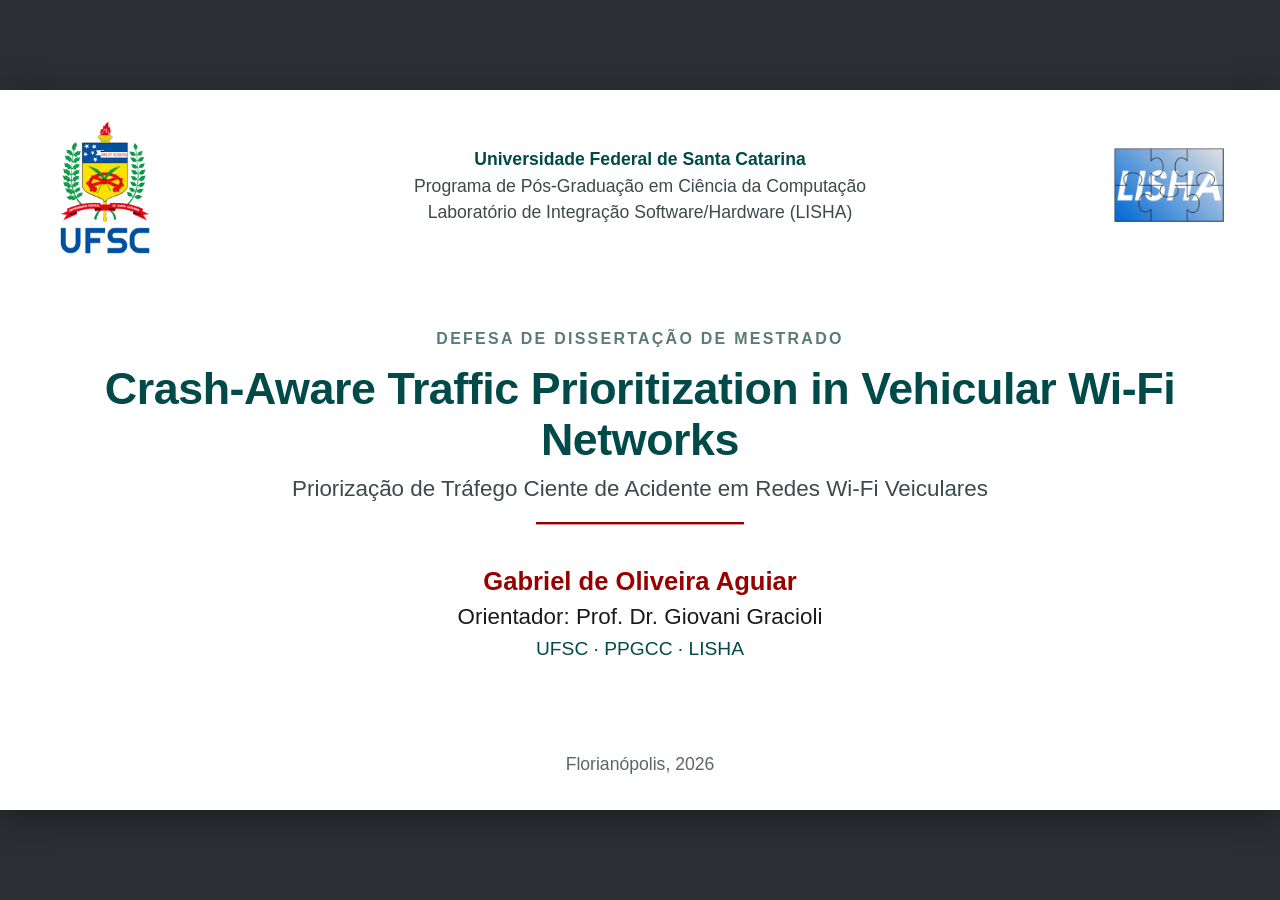
<file: presentation/original/index.html>
<!DOCTYPE html>
<html lang="pt-BR">
<head>
<meta charset="utf-8">
<title>Priorização de Tráfego Ciente de Acidente em Redes Wi-Fi Veiculares — Defesa de Mestrado</title>
<meta name="viewport" content="width=device-width, initial-scale=1">
<link rel="stylesheet" href="style.css?v=9">
<style>
/* ---------- regras específicas de slides ---------- */
#s-fsm.step-1 #st-listen rect, #s-fsm.step-2 #st-block rect, #s-fsm.step-3 #st-block rect,
#s-fsm.step-4 #st-send rect, #s-fsm.step-5 #st-block rect, #s-fsm.step-6 #st-listen rect { fill: #f8eded; stroke: var(--accent); stroke-width: 5; }
#s-fsm.step-2 #e-demand path, #s-fsm.step-4 #e-txstart path, #s-fsm.step-5 #e-txend path,
#s-fsm.step-6 #e-expire path, #s-fsm.step-7 #e-skip path, #s-fsm.step-7 #e-closed path { stroke: var(--accent); stroke-width: 5; }
#s-fsm.step-2 #e-demand text, #s-fsm.step-4 #e-txstart text, #s-fsm.step-5 #e-txend text,
#s-fsm.step-6 #e-expire text, #s-fsm.step-7 #e-skip text, #s-fsm.step-7 #e-closed text { fill: var(--accent); font-weight: 700; }
.fsm-caption { position: absolute; left: 96px; right: 96px; bottom: 60px; height: 120px; }
.fsm-caption > div { position: absolute; inset: 0; opacity: 0; transition: opacity .4s; font-size: 26px; line-height: 1.4; }
#s-fsm.step-0 .cap0, #s-fsm.step-1 .cap1, #s-fsm.step-2 .cap2, #s-fsm.step-3 .cap3, #s-fsm.step-4 .cap4,
#s-fsm.step-5 .cap5, #s-fsm.step-6 .cap6, #s-fsm.step-7 .cap7, #s-fsm.step-8 .cap8 { opacity: 1; }

.pkt { offset-path: path('M 150 40 L 150 470 L 610 470 L 610 40'); offset-rotate: 0deg; }
.play.on .pkt { animation: travel 4.2s var(--ease) infinite; }
@keyframes travel { 0% { offset-distance: 0%; opacity: 0; } 5% { opacity: 1; } 92% { opacity: 1; } 100% { offset-distance: 100%; opacity: 0; } }
.pkt.vo-pk { animation-delay: 2.1s !important; }

.flowline { stroke-dasharray: 10 10; animation: dash 1s linear infinite; }
@keyframes dash { to { stroke-dashoffset: -20; } }

.gauge .mk.f { left: 0; } .gauge .mk.f.on { left: var(--x); }

.div-row { display: grid; grid-template-columns: 220px 1fr 1fr; gap: 20px; align-items: center; margin: 14px 0; }
.div-row .lbl { font-size: 22px; font-weight: 700; }
.div-row .lbl small { display: block; font-size: 17px; color: var(--muted); font-weight: 500; }
.div-track { position: relative; height: 44px; background: #f2f0ea; border-radius: 8px; }
.div-track::before { content: ""; position: absolute; left: 50%; top: -6px; bottom: -6px; width: 2px; background: #8a93a1; }
.div-track i { position: absolute; top: 6px; bottom: 6px; border-radius: 6px; transition: width 1s var(--ease); width: 0; }
.div-track i.neg { right: 50%; background: var(--ok); }
.div-track i.pos { left: 50%; background: var(--vo); }
.on .div-track i { width: var(--w); }
.div-track span { position: absolute; top: 9px; font-size: 19px; font-weight: 800; }
.sectionlabel span { font-size: 12px; padding: 4px 8px; }
.card { padding: 20px 24px; }
.card p, .card li { font-size: 21px; }
.small, .small li, .small p { font-size: 21px; }
</style>
</head>
<body>
<div class="deck">

<!-- =============================================================== -->
<!-- 1. TÍTULO -->
<section class="slide formal-title nochrome" data-time="30">
  <div class="logos"><img class="ufsc" src="assets/ufsc.png" alt="UFSC"><img class="lisha" src="assets/lisha.png" alt="LISHA"></div>
  <div class="inst-top"><b>Universidade Federal de Santa Catarina</b><br>Programa de Pós-Graduação em Ciência da Computação<br>Laboratório de Integração Software/Hardware (LISHA)</div>
  <div class="ttl">
    <div class="type">Defesa de Dissertação de Mestrado</div>
    <h1>Crash-Aware Traffic Prioritization in Vehicular Wi-Fi Networks</h1>
    <div style="font-size:28px;color:#3c4a4a;margin-top:12px">Priorização de Tráfego Ciente de Acidente em Redes Wi-Fi Veiculares</div>
    <div class="rule"></div>
  </div>
  <div class="people"><div class="author">Gabriel de Oliveira Aguiar</div>Orientador: Prof. Dr. Giovani Gracioli<div class="lab">UFSC · PPGCC · LISHA</div></div>
  <div class="place">Florianópolis, 2026</div>
  <aside class="notes">Bom dia. Sou o Gabriel e vou apresentar minha dissertação sobre priorização de tráfego ciente de acidente em Wi-Fi veicular, orientada pelo Prof. Giovani Gracioli. A pergunta é simples: um alerta de acidente consegue um serviço sem fio melhor que o tráfego de rotina usando só mecanismos locais e padronizados do 802.11p? E quanto isso custa para o tráfego de rotina? <b>~30 s</b></aside>
</section>

<!-- APRESENTAÇÃO PESSOAL -->
<section class="slide" id="s-bio" data-section="Intro" data-time="45" data-anim="bio">
  <h2><span class="kicker">Apresentação</span>Trajetória</h2>
  <div class="bio">
    <div class="me f zoom" data-f="1">
      <img class="photo" src="assets/foto.webp" alt="Gabriel de Oliveira Aguiar">
      <div class="nm">Gabriel de Oliveira Aguiar</div>
      <div class="rl">Engenheiro de IoT &amp; Plataformas de Dados<br>Mestrando em Ciência da Computação (Sistemas Embarcados)</div>
      <div class="ct">aguiar@lisha.ufsc.br<br>github.com/goaguiar99</div>
    </div>
    <div class="tline">
      <div class="bar"></div>
      <div class="tstep f left" data-f="1">
        <div class="yr">até 2023</div>
        <div class="lg"><img src="assets/ufsc.png" alt="UFSC" style="max-height:58px"></div>
        <div><h4>Engenharia Eletrônica · UFSC</h4><p>Bacharelado; firmware embarcado em C++ no SpaceLab.</p></div>
      </div>
      <div class="tstep f left" data-f="2">
        <div class="yr">2021 – 2024</div>
        <div class="lg"><img src="assets/ilha.webp" alt="Ilha Service" style="max-height:46px"></div>
        <div><h4>Estágio → Engenheiro de Sistemas</h4><p>Servidores Linux, suporte especializado, ITSM/GLPI, monitoramento de SLA e segurança.</p></div>
      </div>
      <div class="tstep f left" data-f="3">
        <div class="yr">2024 – 2026</div>
        <div class="lg"><img src="assets/lisha.png" alt="LISHA" style="max-height:46px"></div>
        <div><h4>Mestrado PPGCC · LISHA</h4><p>Aprofundar em sistemas embarcados e redes: QoS em Wi-Fi veicular, TSN sem fio. SBESC 2024 (3º melhor artigo), 2025 e 2026.</p><span class="why">→ querer ir mais fundo nos assuntos</span></div>
      </div>
      <div class="tstep f left" data-f="4">
        <div class="yr">2025 – 2026</div>
        <div class="lg"><img src="assets/bosch.svg" alt="Bosch" style="max-height:34px"></div>
        <div><h4>Engenheiro de Software · Bosch</h4><p>Plataforma de provisionamento e telemetria IoT para dispositivos automotivos (AWS, CAN, OBD-II).</p><span class="why">→ a área de estudo na prática</span></div>
      </div>
      <div class="tstep now f left" data-f="5">
        <div class="yr">2026 – hoje</div>
        <div class="lg"><img src="assets/tractian.svg" alt="Tractian" style="max-height:24px"></div>
        <div><h4>Engenheiro de IoT / Plataforma · Tractian</h4><p>Indústria 4.0: dados de sensores industriais, Kafka, análise de vibração, AWS e OCI.</p><span class="why">→ IoT industrial em escala</span></div>
      </div>
    </div>
  </div>
  <aside class="notes">Antes de entrar no trabalho, um pouco de quem eu sou. Me formei em Engenharia Eletrônica na UFSC, onde já trabalhava com firmware embarcado no SpaceLab. Em paralelo comecei como estagiário na Ilha Service e cresci até engenheiro de sistemas, cuidando de servidores Linux, suporte especializado e gestão de serviços de TI. Foi aí que senti vontade de me aprofundar nos fundamentos, e entrei no mestrado do PPGCC, no LISHA, trabalhando com QoS em redes veiculares e TSN sem fio, com artigos no SBESC. Depois fui para a Bosch, aplicando exatamente essa área de estudo: IoT e telemetria para dispositivos automotivos. E hoje estou na Tractian, com IoT industrial e Indústria 4.0, processando dados de sensores em escala. <b>~45 s</b></aside>
</section>

<!-- 2. ROTEIRO -->
<section class="slide" data-section="Intro" data-time="30">
  <h2>Roteiro</h2>
  <div class="agenda stagger auto">
    <div>Motivação e problema<small>Alertas de acidente num canal baseado em contenção</small></div>
    <div>Fundamentação<small>DCF, EDCA, 802.11p/OCB, DSCP→Voice</small></div>
    <div>Trabalhos relacionados<small>Onde este projeto se posiciona</small></div>
    <div>Modelo do sistema<small>Rede, tráfego, 5 políticas MAC, controlador</small></div>
    <div>Implementação<small>Artefato OMNeT++ / INET / Veins / SUMO</small></div>
    <div>Avaliação<small>Carga uniforme vs. concentrada; proteção vs. custo</small></div>
    <div>Conclusão<small>Resultados, implicações, limitações, trabalhos futuros</small></div>
  </div>
  <aside class="notes">Sete partes. Vou passar rápido pela fundamentação, porque o conteúdo principal é a avaliação, especialmente o contraste entre carga uniforme e carga concentrada. <b>~30 s</b></aside>
</section>

<!-- =============================================================== -->
<!-- MOTIVAÇÃO -->
<section class="slide" data-section="Motivação" data-time="50">
  <h2><span class="kicker">Motivação</span>Um acidente na rodovia</h2>
  <div class="scene" style="height:360px">
    <div class="lane" style="top:120px"></div>
    <div class="lane" style="top:240px"></div>
    <div class="car mover" style="top:45px;--dur:7s;--del:-1s"><span class="bpulse f" data-f="2" style="left:35px;top:17px"></span></div>
    <div class="car truck mover" style="top:45px;--dur:7s;--del:-4.2s"></div>
    <div class="car mover" style="top:285px;--dur:8s;--del:-2s"></div>
    <div class="car mover" style="top:285px;--dur:8s;--del:-6s"></div>
    <div class="car" style="top:163px;left:300px"></div>
    <div class="car truck" style="top:163px;left:470px"></div>
    <div class="car" style="top:163px;left:690px"></div>
    <div class="car crash f pop" data-f="1" style="top:163px;left:930px"></div>
    <div class="f" data-f="1" style="position:absolute;left:965px;top:180px">
      <span class="pulse go" style="--del:0s"></span><span class="pulse go" style="--del:.66s"></span><span class="pulse go" style="--del:1.33s"></span>
    </div>
    <div class="f" data-f="2">
      <span class="bpulse go" style="left:335px;top:180px;--del:.2s"></span>
      <span class="bpulse go" style="left:525px;top:180px;--del:.9s"></span>
      <span class="bpulse go" style="left:725px;top:180px;--del:.5s"></span>
      <span class="bpulse go" style="left:200px;top:300px;--del:1.1s"></span>
      <span class="bpulse go" style="left:1180px;top:60px;--del:.4s"></span>
      <span class="bpulse go" style="left:1300px;top:300px;--del:1.3s"></span>
    </div>
    <div class="f" data-f="1" style="position:absolute;left:1010px;top:150px;color:#ffd8cf;font-weight:800;font-size:22px">ALERTA DE ACIDENTE (Voice)</div>
    <div class="f" data-f="2" style="position:absolute;left:30px;top:16px;color:#cfe2fa;font-weight:700;font-size:20px">tráfego de rotina de todos os veículos (Best Effort)</div>
  </div>
  <div class="grid2 mt">
    <div class="f up" data-f="3"><p style="margin:0">Os veículos de trás muitas vezes <b>não enxergam</b> o perigo, encoberto pelo trânsito ou pela geometria da via.<br>Um aviso V2X enviado pelo veículo acidentado pode chegar <b>antes</b> de o perigo ficar visível.</p></div>
    <div class="f up callout" data-f="4">O alerta é <b>raro</b>, mas só tem valor se chegar <b>a tempo</b>, e ele é enviado justamente quando o canal está <b>mais ocupado</b>.</div>
  </div>
  <div class="cite">ETSI EN 302 637-3 (DENM): avisos de perigo na via são enviados pelo veículo que detecta o evento.</div>
  <aside class="notes">Imaginem uma rodovia. Um veículo se acidenta (clique) e transmite um alerta. Os veículos de trás muitas vezes não enxergam o perigo, porque o trânsito ou a via o escondem, então o aviso pelo rádio pode chegar antes de eles verem. Mas (clique) todos os outros veículos continuam enviando mensagens de rotina no mesmo canal. Na Europa esse é o mecanismo DENM. Ponto-chave: o alerta é raro, o valor dele depende quase todo da pontualidade, e ele é enviado justamente quando o canal está mais carregado. <b>~50 s</b></aside>
</section>

<section class="slide" data-section="Motivação" data-time="45">
  <h2><span class="kicker">O que é chegar "a tempo"?</span>3GPP TS 22.186: requisitos de platooning</h2>
  <table class="t">
    <tr><th>Grau de automação</th><th>Req.</th><th class="num">Payload (B)</th><th class="num">Taxa (msg/s)</th><th class="num">Latência máx.</th><th class="num">Confiabilidade</th><th class="num">Alcance mín.</th></tr>
    <tr class="f left hl" data-f="1"><td>Mais baixo</td><td>[R.5.2-004]</td><td class="num">300–400</td><td class="num">30</td><td class="num"><b>25 ms</b></td><td class="num">90 %</td><td class="num">—</td></tr>
    <tr class="f left" data-f="2"><td>Baixo</td><td>[R.5.2-005]</td><td class="num">6500</td><td class="num">50</td><td class="num">20 ms</td><td class="num">—</td><td class="num">350 m</td></tr>
    <tr class="f left" data-f="2"><td>Mais alto</td><td>[R.5.2-006]</td><td class="num">50–1200</td><td class="num">30</td><td class="num"><b>10 ms</b></td><td class="num">99,99 %</td><td class="num">80 m</td></tr>
    <tr class="f left" data-f="2"><td>Alto</td><td>[R.5.2-007]</td><td class="num">—</td><td class="num">—</td><td class="num">20 ms</td><td class="num">—</td><td class="num">180 m</td></tr>
  </table>
  <div class="grid2 mt2">
    <div class="f up callout" data-f="3"><b>25 ms end-to-end</b> é um limite de referência conservador e muito citado, não a linha mais rigorosa.</div>
    <div class="f up callout gray" data-f="4">São metas <b>de aplicação, end-to-end</b>. Dão a <b>ordem de grandeza</b> para ler as tails medidas na MAC; não são um teste de aprovação da MAC.</div>
  </div>
  <div class="cite">3GPP TS 22.186, Tabela 5.2-1 (troca de informação dentro do pelotão; 130 km/h). A TS 22.261 remete os KPIs concretos de V2X à TS 22.186.</div>
  <aside class="notes">O que significa "a tempo"? A 3GPP TS 22.186 dá números para platooning. O menor grau de automação pede 25 ms end-to-end com 90% de confiabilidade; o maior chega a 10 ms com 99,99%. Uso 25 ms como limite de referência em toda a apresentação. Importante: são budgets de aplicação, end-to-end. Uso apenas para colocar em perspectiva as tails que meço na MAC, não como critério de aprovação. <b>~45 s</b></aside>
</section>

<section class="slide" data-section="Motivação" data-time="45">
  <h2><span class="kicker">Tecnologia de acesso</span>Por que IEEE 802.11p?</h2>
  <p class="muted" style="margin-top:-18px">Os avisos precisam funcionar onde quer que os veículos se encontrem, inclusive em trechos <b>sem unidades de beira de estrada nem cobertura celular</b>.</p>
  <div class="grid4 mt stagger auto">
    <div class="card dim"><span class="tag red">✕</span><h3 class="mt">Cabeado / TSN</h3><p>Consegue limitar o atraso, mas <b>não conecta veículos em movimento</b>.</p></div>
    <div class="card dim"><span class="tag red">✕</span><h3 class="mt">Celular via estação-base</h3><p>Depende de cobertura; toda mensagem <b>passa pela infraestrutura</b>.</p></div>
    <div class="card dim"><span class="tag">~</span><h3 class="mt">Sidelink NR-V2X (Modo 2)</h3><p>Troca direta, mas usa sensoriamento + escalonamento semipersistente: <b>outra tecnologia de rádio</b>.</p></div>
    <div class="card hot"><span class="tag green">✓</span><h3 class="mt">IEEE 802.11p / 11bd</h3><p>Troca direta, <b>sem infraestrutura e sem sincronização</b>. 5,9 GHz, 10 MHz; camada de acesso do ITS-G5.</p></div>
  </div>
  <div class="f up callout mt2">Mas o 802.11p (e o sucessor 802.11bd) mantêm <b>acesso totalmente distribuído, baseado em contenção</b>: <b>não há scheduler central</b> que reserve transmissões para tráfego urgente.</div>
  <aside class="notes">Por que 802.11p? TSN cabeado limita atraso, mas não entre carros em movimento. Celular via estação-base precisa de cobertura. O sidelink NR-V2X permite troca direta, mas é outra tecnologia de rádio, com escalonamento próprio. O 802.11p funciona sem infraestrutura nem sincronização e já é padronizado; o 802.11bd o melhora e mantém compatibilidade. O problema (clique): o acesso ao canal continua totalmente distribuído e aleatório. Ninguém consegue reservar o canal para o alerta. <b>~45 s</b></aside>
</section>

<section class="slide" data-section="Motivação" data-time="55">
  <h2><span class="kicker">O problema</span>O alerta espera atrás dos frames de rotina</h2>
  <div class="f play" data-f="1" style="position:relative;margin:20px 0 0 170px;width:1180px">
    <div class="tl" style="margin-bottom:30px">
      <div class="tl-label">Vizinhos (BE)</div>
      <div class="blk be seq" style="left:0;width:140px;--d:0s">BE</div>
      <div class="blk be seq" style="left:240px;width:140px;--d:.9s">BE</div>
      <div class="blk be seq" style="left:480px;width:140px;--d:1.8s">BE</div>
      <div class="blk be seq" style="left:900px;width:140px;--d:3.2s">BE</div>
    </div>
    <div class="tl">
      <div class="tl-label">Alerta (VO)</div>
      <div class="seq" style="position:absolute;left:52px;bottom:58px;--d:.3s;font-size:18px;color:var(--vo);font-weight:800">▼ alerta pronto</div>
      <div class="blk difs seq" style="left:140px;width:60px;--d:.6s">DIFS</div>
      <div class="blk slot seq" style="left:200px;width:40px;--d:.75s">4</div>
      <div class="blk freeze seq" style="left:240px;width:140px;--d:.9s">congelado</div>
      <div class="blk difs seq" style="left:380px;width:60px;--d:1.4s">DIFS</div>
      <div class="blk slot seq" style="left:440px;width:40px;--d:1.6s">3</div>
      <div class="blk freeze seq" style="left:480px;width:140px;--d:1.8s">congelado</div>
      <div class="blk difs seq" style="left:620px;width:60px;--d:2.3s">DIFS</div>
      <div class="blk slot seq" style="left:680px;width:40px;--d:2.5s">2</div>
      <div class="blk slot seq" style="left:720px;width:40px;--d:2.65s">1</div>
      <div class="blk vo seq" style="left:760px;width:140px;--d:2.85s">TX ALERTA</div>
    </div>
    <div class="seq" style="--d:3.4s;position:absolute;left:60px;width:700px;top:190px;border-top:3px solid var(--vo);text-align:center;color:var(--vo);font-weight:800;font-size:22px;padding-top:6px">o atraso de acesso cresce com a carga ao redor</div>
  </div>
  <ul class="mt2" style="margin-top:80px">
    <li class="f up" data-f="2">Com mais carga, <b>atraso e jitter</b> ficam instáveis; o <b>backoff do alerta congela</b> toda vez que outra estação transmite.</li>
    <li class="f up" data-f="3">Marcações de QoS <b>não são tratadas de forma consistente</b> entre implantações.</li>
    <li class="f up" data-f="4">Cada milissegundo de espera tira tempo de reação dos veículos de trás.</li>
  </ul>
  <div class="cite">RFC 8325; Wu et al. (congelamento contínuo do backoff no 802.11p).</div>
  <aside class="notes">Aqui está o problema no tempo. Os vizinhos continuam enviando frames Best Effort (clique para tocar). O alerta fica pronto, espera o canal, espera um DIFS, decrementa um slot, e outro frame ocupa o meio, então o contador congela. Isso se repete, e o alerta só sai depois de vários períodos congelados. O atraso de acesso cresce com a carga ao redor, justamente quando o alerta mais importa. Além disso, as marcações de QoS não são tratadas de forma consistente na prática; volto a isso adiante. <b>~55 s</b></aside>
</section>

<section class="slide" data-section="Motivação" data-time="55">
  <h2><span class="kicker">Ferramentas existentes e a lacuna</span>Os mecanismos padrão existem, mas não bastam</h2>
  <div class="grid2">
    <div class="card f left" data-f="1">
      <h3>Camada de rede: DSCP 46 (EF)</h3>
      <p>O codepoint Expedited Forwarding marca o tráfego mais sensível a atraso.</p>
      <p class="f up" data-f="3" style="color:var(--vo)">✕ O mapeamento DSCP→802.11 é uma <b>política local</b>, e os padrões são <b>ambíguos</b>.</p>
    </div>
    <div class="card f right" data-f="2">
      <h3>Camada de enlace: EDCA</h3>
      <p>Quatro access categories (BK, BE, VI, <b class="vo">VO</b>); Voice recebe os parâmetros de contenção mais favoráveis.</p>
      <p class="f up" data-f="4" style="color:var(--vo)">✕ Oferece <b>preferência estatística</b>, não garantias, e o tráfego urgente só ganha às custas dos outros.</p>
    </div>
  </div>
  <div class="row mt2">
    <div class="col card f up" data-f="5"><h3>Abordagens mais fortes na literatura</h3><p>Schedulers por slots inspirados em TSN, MACs preemptivos/cooperativos, alocação de recursos no sidelink celular…</p><p>…mas exigem <b>sincronização, infraestrutura ou mais maquinário de protocolo</b>, difíceis de garantir numa VANET descentralizada.</p></div>
    <div class="col card hot f up" data-f="6"><h3>A lacuna</h3><p>Um projeto <b>local e orientado a eventos</b> que isole <b>um fluxo disparado pelo acidente</b> do tráfego background e meça <b>tanto</b> a proteção <b>quanto</b> a penalidade.</p><p>Só 802.11p padrão, portanto <b>implantável nó a nó</b>.</p></div>
  </div>
  <aside class="notes">Existem ferramentas padrão. Na camada IP, o DSCP 46, Expedited Forwarding, marca tráfego urgente. Na camada de enlace, o EDCA tem quatro access categories, e Voice disputa o canal de forma mais agressiva. Mas (clique) o mapeamento DSCP→802.11 é política local e os padrões são ambíguos; (clique) o EDCA é preferência estatística, não garantia, e o tráfego urgente ganha às custas de alguém. A literatura propõe controle mais forte, mas com sincronização ou infraestrutura. A lacuna: um projeto local e orientado a eventos para um único fluxo de acidente, que meça o ganho e o custo, só com 802.11p padrão. <b>~55 s</b></aside>
</section>

<section class="slide" data-section="Motivação" data-time="50">
  <h2><span class="kicker">Este trabalho</span>Uma estratégia focada de priorização ciente de acidente</h2>
  <div class="row" style="align-items:stretch">
    <div class="col">
      <div class="card f left" data-f="1" style="border-left:8px solid var(--be)"><h3 class="be-t">Todos os veículos</h3><p><b>Multicast Best Effort</b> periódico, DSCP 0, durante todo o cenário.</p></div>
      <div class="card f left mt" data-f="2" style="border-left:8px solid var(--vo)"><h3 class="vo-t">Um veículo acidentado</h3><p><b>Rajadas de alerta</b> temporárias, DSCP 46, mapeadas explicitamente para <b>Voice</b>, sobrepostas ao seu próprio BE.</p></div>
      <div class="card f left mt" data-f="4"><h3>Simulado</h3><p>Pilha de rede OMNeT++ + INET, acoplada ao tráfego rodoviário do SUMO via Veins.</p></div>
    </div>
    <div class="col f right" data-f="3">
      <h3>Cinco políticas MAC, construídas com mecanismos padrão</h3>
      <div class="stack mt">
        <div class="layer"><span><span class="pol plain">plain</span>&nbsp; baseline DCF</span><span class="tiny">sem diferenciação</span></div>
        <div class="layer"><span><span class="pol edca">edca_only</span>&nbsp; EDCA + DSCP 46→VO</span><span class="tiny">QoS padrão</span></div>
        <div class="layer study"><span><span class="pol stable">stable</span>&nbsp; janelas de proteção longas</span><span class="tiny">retém BE</span></div>
        <div class="layer study"><span><span class="pol guarded">guarded</span>&nbsp; janelas curtas e justas</span><span class="tiny">retém BE</span></div>
        <div class="layer study"><span><span class="pol emergency">emergency</span>&nbsp; ativação agressiva</span><span class="tiny">retém + <b>descarta</b> BE</span></div>
      </div>
      <p class="small mt">Perfis adaptativos = pontos fixos de projeto numa <b>fronteira proteção versus custo</b>. O objetivo é latência <b>estatística</b> melhor sob congestionamento, não garantias determinísticas.</p>
    </div>
  </div>
  <aside class="notes">O que proponho é uma estratégia de priorização feita com peças padrão, não um novo protocolo MAC. Todo veículo envia multicast Best Effort periódico. Um veículo designado como acidentado envia bursts temporários de alerta marcados com DSCP 46 e mapeadas explicitamente para Voice. Sobre isso, comparo cinco políticas MAC: DCF puro, EDCA padrão com o mapeamento explícito, e três extensões adaptativas, stable, guarded e emergency, que seguram o Best Effort concorrente enquanto há alertas; a emergency também pode descartá-lo. São pontos fixos de projeto. O objetivo é melhora estatística sob congestionamento, não garantias rígidas. <b>~50 s</b></aside>
</section>

<section class="slide" data-section="Motivação" data-time="45">
  <h2><span class="kicker">Objetivos</span>O que a dissertação se propõe a fazer</h2>
  <div class="callout f up" data-f="1"><b>Objetivo geral.</b> Avaliar, por simulação, se o tráfego Voice disparado por acidente consegue um serviço sem fio <b>mensuravelmente melhor</b> que o Best Effort comum em Wi-Fi veicular descentralizado, usando apenas mecanismos MAC <b>locais e compatíveis com o padrão</b>, e <b>quantificar o custo</b> para o tráfego comum.</div>
  <div class="grid2 stagger f" data-f="2" style="margin-top:18px;gap:20px">
    <div class="card"><h3>1 · Modelo de tráfego</h3><p>Modelo de duas classes disparado por acidente no Veins/INET: multicast BE em todos + bursts de alerta DSCP 46 mapeados para VO por um classificador explícito.</p></div>
    <div class="card"><h3>2 · Controlador adaptativo</h3><p>Extensão local leve do EDCA com três modos, exposta como uma escada de cinco políticas, do DCF à emergency preemption.</p></div>
    <div class="card"><h3>3 · Matriz de avaliação</h3><p>10 / 100 veículos × perfis de carga × concentração espacial (uniforme vs. hotspot); atraso, jitter, reach, perdas na MAC.</p></div>
    <div class="card"><h3>4 · Diretrizes de engenharia</h3><p>Caracterizar a fronteira proteção-versus-custo e dizer <b>quando</b> a supressão deve ser ligada.</p></div>
  </div>
  <p class="tiny f" data-f="3" style="margin-top:18px">Escopo: uma fonte de acidente, duas classes, multicast one-hop numa rodovia, sem APs/RSUs/coordenação central, sem pilha ITS completa, sem limites determinísticos.</p>
  <aside class="notes">O objetivo geral: avaliar por simulação se o Voice disparado por acidente consegue um serviço mensuravelmente melhor que o Best Effort com mecanismos apenas locais e padronizados, e quantificar o custo. Quatro objetivos específicos: construir o modelo de tráfego de duas classes, projetar o controlador adaptativo como uma escada de cinco políticas, avaliá-lo em densidade, carga e concentração espacial, e transformar os resultados em orientação sobre quando ligar a supressão. Escopo: uma fonte de acidente, duas classes, one-hop, sem infraestrutura, e resultados apenas estatísticos. <b>~45 s</b></aside>
</section>

<section class="slide" data-section="Motivação" data-time="45">
  <h2><span class="kicker">Contribuições</span>Três contribuições</h2>
  <div class="grid3 stagger auto">
    <div class="card"><div class="big" style="color:var(--accent)">1</div><h3 class="mt">Controlador MAC adaptativo</h3><p>Construído só com mecanismos padrão: mapeamento explícito DSCP 46→Voice mais uma extensão local de três modos do EDCA, aplicado a um modelo de duas classes disparado por acidente.</p></div>
    <div class="card"><div class="big" style="color:var(--accent)">2</div><h3 class="mt">Artefato open-source</h3><p>Simulação Veins/INET comparando DCF, EDCA e três perfis adaptativos em matrizes de densidade e carga.</p><p class="tiny mono">github.com/GOAguiar99/veins-inet-qos</p></div>
    <div class="card hot"><div class="big" style="color:var(--accent)">3</div><h3 class="mt">Quando ligar a supressão</h3><p>Uma fronteira proteção-versus-custo que <b>depende de como a carga está distribuída</b>: nenhum ganho de Voice sob carga uniforme; ganho real sob contenção concentrada perto do acidente.</p></div>
  </div>
  <aside class="notes">Três contribuições: o controlador, feito só com mecanismos padrão; o artefato de simulação open-source; e, principalmente, orientação de engenharia. O benefício da proteção depende de como a carga está distribuída em torno do acidente. Volto a esses números no final. <b>~45 s</b></aside>
</section>

<!-- =============================================================== -->
<!-- FUNDAMENTAÇÃO -->
<section class="slide" data-section="Fundamentação" data-time="55">
  <h2><span class="kicker">Fundamentação · IEEE 802.11 DCF</span>CSMA/CA com backoff exponencial binário</h2>
  <div class="f play" data-f="1" style="position:relative;margin:10px 0 0 170px;width:1100px">
    <div class="tl" style="margin-bottom:22px">
      <div class="tl-label">Estação A</div>
      <div class="blk difs seq" style="left:160px;width:80px;--d:.4s">DIFS</div>
      <div class="blk slot seq" style="left:240px;width:40px;--d:.6s">5</div>
      <div class="blk slot seq" style="left:280px;width:40px;--d:.8s">4</div>
      <div class="blk freeze seq" style="left:320px;width:200px;--d:1s">congelado em 3</div>
      <div class="blk difs seq" style="left:520px;width:80px;--d:1.5s">DIFS</div>
      <div class="blk slot seq" style="left:600px;width:40px;--d:1.7s">3</div>
      <div class="blk slot seq" style="left:640px;width:40px;--d:1.9s">2</div>
      <div class="blk slot seq" style="left:680px;width:40px;--d:2.1s">1</div>
      <div class="blk be seq" style="left:720px;width:200px;--d:2.3s">A transmite</div>
    </div>
    <div class="tl" style="margin-bottom:22px">
      <div class="tl-label">Estação B</div>
      <div class="blk difs seq" style="left:160px;width:80px;--d:.4s">DIFS</div>
      <div class="blk slot seq" style="left:240px;width:40px;--d:.6s">2</div>
      <div class="blk slot seq" style="left:280px;width:40px;--d:.8s">1</div>
      <div class="blk vo seq" style="left:320px;width:200px;--d:1s;background:#7b8494">B transmite</div>
    </div>
    <div class="tl">
      <div class="tl-label">Meio</div>
      <div class="blk seq" style="left:0;width:160px;--d:0s;background:#3b4659">ocupado</div>
      <div class="blk seq" style="left:320px;width:200px;--d:1s;background:#3b4659">ocupado</div>
      <div class="blk seq" style="left:720px;width:200px;--d:2.3s;background:#3b4659">ocupado</div>
    </div>
  </div>
  <div class="grid2 mt2">
    <ul class="small">
      <li class="f up" data-f="2">Meio livre por um <b>DIFS</b> → transmite; senão sorteia backoff uniforme em [0, W−1].</li>
      <li class="f up" data-f="2">A contagem só avança com o meio livre; fica <b>congelada</b> com o meio ocupado.</li>
      <li class="f up" data-f="3">Unicast: sem ACK → a CW dobra (CW<sub>min</sub> → CW<sub>max</sub>). Quadros de grupo <b>não têm ACK</b>, então isso nunca ocorre com eles.</li>
    </ul>
    <div>
      <div class="callout f up" data-f="4" style="font-size:24px"><b>O congelamento não é anomalia.</b> Faz parte do DCF básico e domina o atraso de acesso quando o canal fica ocupado repetidamente.</div>
      <div class="callout gray f up mt" data-f="5" style="font-size:24px">Toda estação com a mesma CW tem a <b>mesma prioridade</b>: o DCF <b>não diferencia QoS</b>. Esse é o baseline <span class="pol plain">plain</span>.</div>
    </div>
  </div>
  <div class="cite">Bianchi (2000); IEEE 802.11; Wu et al.</div>
  <aside class="notes">Revisão rápida do DCF (clique para tocar). O meio está ocupado; as duas estações esperam um DIFS e sorteiam backoffs aleatórios: A sorteia 5, B sorteia 2. Elas decrementam juntas; B chega a zero e transmite, então o contador de A congela em 3. Depois que B termina, outro DIFS, A retoma do 3 e finalmente transmite. Duas coisas importam: o congelamento é normal e domina o atraso sob carga; e o DCF trata todo frame igual, então não oferece diferenciação. Esse é o baseline plain. Em multicast não há ACK, então a contention window nunca dobra. <b>~55 s</b></aside>
</section>

<section class="slide" data-section="Fundamentação" data-time="35">
  <h2><span class="kicker">Fundamentação · Análise de saturação</span>O que o modelo de Bianchi nos diz</h2>
  <p class="muted" style="margin-top:-16px">Cadeia de Markov 2-D sobre (estágio de backoff, contador) com probabilidade de colisão constante <i>p</i> → probabilidade de transmissão por slot τ → throughput de saturação.</p>
  <div class="grid3 mt stagger f" data-f="1">
    <div class="card"><div class="big">①</div><h3 class="mt">Um teto de capacidade</h3><p>O throughput de saturação é a carga estável máxima; além dela, filas e atraso crescem sem limite.</p></div>
    <div class="card"><div class="big">②</div><h3 class="mt">Mais estações, pior</h3><p>No <b>Basic Access</b>, único modo para frames curtos e de grupo (sem RTS/CTS), colisões desperdiçam intervalos longos.</p></div>
    <div class="card hot"><div class="big">③</div><h3 class="mt">Parâmetros fixos</h3><p>A melhor CW depende do tamanho da rede, mas CW<sub>min</sub> e <i>m</i> são fixos, então o throughput pode ficar bem abaixo do máximo possível. Isso motiva <b>controle local e adaptativo</b>.</p></div>
  </div>
  <div class="callout gray mt2 f up" data-f="2">No <span class="pol plain">plain</span>, qualquer diferença de atraso BE/VO vem dos <b>processos de tráfego</b> (emissores, janela de atividade, payload), <b>não</b> de priorização.</div>
  <aside class="notes">O modelo clássico de saturação de Bianchi dá três resultados úteis: um teto de throughput além do qual o atraso explode; degradação à medida que as estações aumentam, no Basic Access, que é o modo dos frames curtos e multicast; e o fato de que a melhor contention window depende do tamanho da rede, enquanto o padrão a fixa. Esse último ponto é a motivação mais antiga para controle adaptativo local. Além disso, no DCF puro, qualquer diferença entre o atraso do alerta e do background vem do próprio tráfego, não de prioridade. <b>~35 s</b></aside>
</section>

<section class="slide" data-section="Fundamentação" data-time="55">
  <h2><span class="kicker">Fundamentação · IEEE 802.11e EDCA</span>Quatro access categories, quatro entidades de backoff</h2>
  <div class="row">
    <div class="col" style="flex:1.25">
      <div class="callout blue" style="font-size:26px;text-align:center">AIFS[AC] = SIFS + AIFSN[AC] · slot</div>
      <div class="race f mt" data-f="1">
        <div class="lab" style="color:#9aa2ae">AC_BK</div><div class="track" style="opacity:.45"><div class="aifs" style="width:245px"></div><span style="left:12px">AIFSN 7</span><span style="left:270px">CW 15–1023 · vazia no estudo</span></div>
        <div class="lab be-t">AC_BE</div><div class="track"><div class="aifs" style="width:105px"></div><div class="bo" style="left:105px;width:520px;--c:var(--be);--t:2.6s"></div><span style="left:12px">AIFSN 3</span><span style="left:640px">CW 15–1023</span></div>
        <div class="lab" style="color:#9aa2ae">AC_VI</div><div class="track" style="opacity:.45"><div class="aifs" style="width:70px"></div><span style="left:12px">2</span><span style="left:270px">CW 7–15 · vazia no estudo</span></div>
        <div class="lab vo-t">AC_VO</div><div class="track"><div class="aifs" style="width:70px"></div><div class="bo" style="left:70px;width:105px;--c:var(--vo);--t:.6s"></div><span style="left:12px">2</span><span style="left:200px">CW 3–7</span><span class="win" style="--t:.8s">vence primeiro ✓</span></div>
      </div>
      <p class="tiny mt">Valores configurados (padrões QoS de BSS do INET): AIFSN BK/BE/VI/VO = 7/3/2/2; CW<sub>min</sub>–CW<sub>max</sub>: BK, BE 15–1023; VI 7–15; VO 3–7. Filas 128/128/64/32.</p>
    </div>
    <div class="col">
      <ul class="small">
        <li class="f up" data-f="2">Cada AC: fila própria, AIFSN, CW<sub>min</sub>, CW<sub>max</sub>, TXOP opcional.</li>
        <li class="f up" data-f="3">AIFSN / CW menores → maior chance de vencer a contenção.</li>
        <li class="f up" data-f="4"><b>Colisão virtual</b>: duas ACs locais expiram juntas → vence a de maior prioridade; a perdedora age como se tivesse colidido.</li>
        <li class="f up" data-f="5">UP→AC: UP 6,7 → <b class="vo">VO</b>; 4,5 → VI; 0,3 → <b class="be">BE</b>; 1,2 → BK.</li>
      </ul>
      <div class="callout mt f up" data-f="6" style="font-size:24px">A política <span class="pol edca">edca_only</span> e todas as adaptativas herdam <b>exatamente</b> esses parâmetros.</div>
    </div>
  </div>
  <div class="cite">IEEE 802.11e; Mangold et al. (2003); Kong et al. (2004); RFC 8325.</div>
  <aside class="notes">O EDCA introduz quatro access categories, cada uma com fila e parâmetros de contenção próprios. O tempo de espera antes do backoff é o AIFS: SIFS mais AIFSN slots. Aqui (clique) uma corrida com os valores que configurei: Voice espera dois slots e sorteia numa janela de 3 a 7; Best Effort espera três slots e sorteia de 15 até 1023. Em média Voice vence primeiro, mas é aleatório: o Best Effort ainda pode sortear um número pequeno. Dentro de uma estação, se duas categorias expiram juntas, vence a mais alta. A edca_only e todos os perfis adaptativos usam exatamente esses parâmetros; os adaptativos nunca os reajustam. <b>~55 s</b></aside>
</section>

<section class="slide" data-section="Fundamentação" data-time="50">
  <h2><span class="kicker">Fundamentação · Limites do EDCA</span>Prioridade estatística, sem garantias</h2>
  <div class="grid3 stagger auto">
    <div class="card"><p class="quote">Os atrasos do EDCA “increase unpredictably” com a carga.<span class="who">Mangold et al. (2003)</span></p></div>
    <div class="card"><p class="quote">O EDCA oferece “only performance differentiation among the categories”.<span class="who">Kosek-Szott et al. (2012)</span></p></div>
    <div class="card"><p class="quote">Prioridade estrita pode levar fluxos de baixa prioridade a “zero-valued throughput”.<span class="who">Malik et al.</span></p></div>
  </div>
  <div class="grid2 mt2">
    <div class="card f left" data-f="1"><h3>Consequência 1</h3><p>Mapear alertas para AC_VO deve ajudá-los, mas o ganho é <b>condicionado ao regime de contenção</b>, nunca um limite.</p></div>
    <div class="card f right" data-f="2"><h3>Consequência 2</h3><p>Sacrificar o tráfego de menor prioridade é o <b>custo normal</b> da priorização. Os perfis adaptativos tornam esse custo <b>limitado, disparado por evento e medido</b>.</p></div>
  </div>
  <div class="row mt f up" data-f="3">
    <div class="col callout gray" style="font-size:22px"><b>EDCA adaptativo</b> (ex.: Adaptive EDCF) <b>reajusta</b> CW/persistência <b>continuamente</b> a partir de medições.</div>
    <div class="col callout" style="font-size:22px"><b>Este trabalho</b> mantém os parâmetros do EDCA <b>inalterados</b> e só controla <b>quem pode disputar</b> (BE), e apenas <b>enquanto há um alerta ativo</b>.</div>
  </div>
  <aside class="notes">A literatura é clara: os atrasos do EDCA crescem de forma imprevisível com a carga, o EDCA oferece diferenciação e não limites, e prioridade estrita pode zerar as classes mais baixas. Duas consequências: colocar alertas em Voice deve ajudar, mas depende do regime; e prejudicar o Best Effort é o preço normal da prioridade, então eu o torno limitado, disparado pelo evento e medido. Isso também separa meu trabalho do EDCA adaptativo, que reajusta parâmetros continuamente. Eu não mexo nos parâmetros; só controlo quem pode disputar, e só durante o alerta. <b>~50 s</b></aside>
</section>

<section class="slide" data-section="Fundamentação" data-time="55">
  <h2><span class="kicker">Fundamentação · IEEE 802.11p</span>Operação OCB e frames endereçados a grupo</h2>
  <div class="row">
    <div class="col">
      <svg viewBox="0 0 660 300" width="660" height="300">
        <g class="f" data-f="1">
          <text x="150" y="26" text-anchor="middle" font-size="22" font-weight="700" fill="#5d6675">BSS com infraestrutura</text>
          <rect x="125" y="60" width="50" height="40" rx="6" fill="#004A4A"/><text x="150" y="86" text-anchor="middle" fill="#fff" font-size="16" font-weight="700">AP</text>
          <g stroke="#9aa6b8" stroke-width="3"><line x1="150" y1="100" x2="60" y2="220"/><line x1="150" y1="100" x2="150" y2="230"/><line x1="150" y1="100" x2="240" y2="220"/></g>
          <g fill="#8fb3e3"><rect x="30" y="220" width="60" height="28" rx="7"/><rect x="120" y="230" width="60" height="28" rx="7"/><rect x="210" y="220" width="60" height="28" rx="7"/></g>
          <text x="150" y="290" text-anchor="middle" font-size="16" fill="#5d6675">associação, coordenador, GCR…</text>
        </g>
        <g class="f" data-f="2">
          <text x="500" y="26" text-anchor="middle" font-size="22" font-weight="700" fill="#980000">OCB (802.11p)</text>
          <g stroke="#980000" stroke-width="2.5" stroke-dasharray="6 6" class="flowline"><line x1="420" y1="120" x2="560" y2="110"/><line x1="420" y1="120" x2="480" y2="230"/><line x1="560" y1="110" x2="480" y2="230"/><line x1="560" y1="110" x2="620" y2="220"/></g>
          <g fill="#8fb3e3"><rect x="390" y="106" width="60" height="28" rx="7"/><rect x="530" y="96" width="60" height="28" rx="7"/><rect x="450" y="216" width="60" height="28" rx="7"/><rect x="590" y="206" width="60" height="28" rx="7"/></g>
          <text x="520" y="290" text-anchor="middle" font-size="16" fill="#5d6675">BSSID curinga · sem assoc./autent.</text>
        </g>
      </svg>
      <ul class="small">
        <li class="f up" data-f="3">5,9 GHz, <b>OFDM de 10 MHz</b>: símbolos mais longos, mais robustez a multipercurso/Doppler.</li>
        <li class="f up" data-f="3">Multicanal IEEE 1609.4 (CCH/SCH) <b>não é modelado</b>: um canal compartilhado, PHY fixa entre as políticas.</li>
      </ul>
    </div>
    <div class="col">
      <div class="callout f up" data-f="4" style="font-size:23px"><b>Quadros de grupo (RFC 9119):</b> sem ACK → sem retransmissão e sem backoff por perda; costumam ir numa taxa básica baixa, ocupando mais tempo de ar. Perdas ≥ 5 % não são incomuns.</div>
      <table class="t compact mt f up" data-f="5">
        <tr><th>Mecanismo</th><th>BSS</th><th>OCB (aqui)</th></tr>
        <tr><td>ACK / retransmissão de frames de grupo</td><td>Não</td><td>Não</td></tr>
        <tr><td>GCR Retry / Block Ack (802.11aa)</td><td>Sim*</td><td>Não</td></tr>
        <tr><td>Multicast direcionado (AP)</td><td>Sim</td><td>Não</td></tr>
        <tr><td>Prioridade EDCA via UP→AC</td><td>Sim</td><td><b>Sim</b></td></tr>
        <tr><td>Controle de carga agregada DCC</td><td>N/A</td><td>Possível (desl.)</td></tr>
        <tr class="hl"><td>Supressão de BE disparada por evento</td><td>N/A</td><td>Avaliada</td></tr>
      </table>
    </div>
  </div>
  <aside class="notes">O 802.11p opera fora do contexto de um BSS (OCB): não há access point nem associação; os veículos simplesmente trocam frames em canais de 10 MHz em 5,9 GHz. Não modelo o multicanal do 1609.4; uso um canal compartilhado e mantenho a PHY idêntica entre as políticas. O importante: os alertas são multicast, e frames de grupo não têm ACK nem retransmissão, então o emissor nunca fica sabendo das perdas. As correções do 802.11aa, como o GCR, precisam de access point e não existem em OCB. Dessa lista, a única ferramenta disponível em OCB é a prioridade do EDCA, mais a supressão que eu avalio. <b>~55 s</b></aside>
</section>

<section class="slide" data-section="Fundamentação" data-time="35">
  <h2><span class="kicker">Fundamentação · ITS-G5</span>DCC vs. supressão disparada por evento</h2>
  <div class="grid2">
    <div class="card f left" data-f="1"><span class="tag blue">DCC (ETSI)</span><h3 class="mt">Sempre ativo, agregado</h3><ul class="small"><li>Mede a <b>Channel Busy Ratio</b>.</li><li>Controle de potência / taxa / acesso.</li><li>Mantém a carga <b>total</b> de cada estação numa região-alvo, <b>em todas as classes</b>.</li></ul></div>
    <div class="card hot f right" data-f="2"><span class="tag red">Este trabalho</span><h3 class="mt">Disparado por evento, por classe</h3><ul class="small"><li>Atua <b>só enquanto há um alerta ativo</b>.</li><li>Diferencia <b>BE de VO</b> em vez de reduzir tudo.</li><li>Remodela temporariamente <b>quem disputa</b>.</li></ul></div>
  </div>
  <div class="callout green mt2 f up" data-f="3"><b>Complementares:</b> o DCC mantém o ponto de operação de longo prazo longe do colapso; a supressão remodela a contenção durante uma janela curta de alerta. O DCC está <b>desligado</b> na avaliação para isolar as cinco políticas, então <b>não há alegação de superioridade</b> sobre o DCC.</div>
  <aside class="notes">As implantações europeias também têm o DCC, que mede a taxa de ocupação do canal e reduz a carga total de cada estação, sempre ligado e em todas as classes. Meu mecanismo é diferente: atua só durante o alerta e só sobre o Best Effort. Eles são complementares. Desligo o DCC de propósito para isolar as políticas, então não afirmo superar o DCC. <b>~35 s</b></aside>
</section>

<section class="slide" data-section="Fundamentação" data-time="60">
  <h2><span class="kicker">Fundamentação · Do DSCP à interface aérea</span>O mapeamento para Voice não é automático</h2>
  <div class="row" style="align-items:center">
    <div style="width:380px">
      <p class="small" style="margin:0">Alerta marcado como <b>EF</b> (RFC 3246): DSCP <b>46</b></p>
      <div class="mt" id="bits-wrap"><div class="bits"><span>1</span><span>0</span><span>1</span><span>1</span><span>1</span><span>0</span></div></div>
      <p class="tiny">RFC 4594: tráfego inelástico e de baixo atraso → EF, pré-marcado na origem. Alertas de acidente não são telefonia, mas têm o mesmo perfil de tráfego.</p>
    </div>
    <div class="col">
      <div class="f left" data-f="1">
        <p class="small" style="margin:0 0 8px"><b>Heurística comum:</b> prioridade de usuário = os 3 MSBs do DSCP</p>
        <div class="flow"><div class="node">DSCP 46<b>101110</b></div><div class="arrow">→</div><div class="node">3 MSB<b>101 = 5</b></div><div class="arrow">→</div><div class="node">UP <b>5</b></div><div class="arrow">→</div><div class="node bad">AC_VI<b>Video ✕</b></div></div>
      </div>
      <div class="f left mt2" data-f="2">
        <p class="small" style="margin:0 0 8px"><b>Recomendação da RFC 8325</b> (não padrão): EF → UP 6</p>
        <div class="flow"><div class="node">DSCP 46<b>EF</b></div><div class="arrow">→</div><div class="node">mapa explícito<b>QosClassifier</b></div><div class="arrow">→</div><div class="node">UP <b>6</b></div><div class="arrow">→</div><div class="node good">AC_VO<b>Voice ✓</b></div></div>
      </div>
    </div>
  </div>
  <div class="grid2 mt2">
    <div class="callout f up" data-f="3" style="font-size:23px"><b>Nenhum padrão define o mapeamento DSCP→UP default.</b> As tabelas do 802.11 são exemplos, não recomendações. O BE fica DSCP 0 → UP 0 → AC_BE.</div>
    <div class="callout gray f up" data-f="4" style="font-size:23px">RFC 8325: o 802.11 <b>não consegue oferecer um PHB EF</b>, porque a contenção é aleatória. O mapeamento é <b>necessário, mas não suficiente</b>, e qualquer nó que marque alta prioridade pode monopolizar o tempo de ar (vetor de DoS).</div>
  </div>
  <aside class="notes">Como a intenção de "urgente" chega ao rádio? O alerta é marcado como Expedited Forwarding, DSCP 46, binário 101110. Muitas pilhas (clique) pegam os três bits mais significativos como prioridade de usuário: 101 é 5, que cai em Video, não em Voice. A RFC 8325 (clique) recomenda mapear EF explicitamente para a prioridade 6, que cai em Voice; é o que meu QosClassifier faz. E não existe padrão default, por isso digo que não é automático. A mesma RFC alerta que, mesmo com o mapeamento certo, o 802.11 não consegue entregar um serviço EF de verdade, porque a contenção continua aleatória. Essa lacuna residual é o motivo de existirem os perfis adaptativos. Ela também aponta o risco de negação de serviço, que retomo na discussão. <b>~60 s</b></aside>
</section>

<section class="slide" data-section="Fundamentação" data-time="40">
  <h2><span class="kicker">Fundamentação · Metodologia</span>Simulação com acoplamento bidirecional</h2>
  <svg viewBox="0 0 1400 420" width="1400" height="420" class="f" data-f="1">
    <defs><marker id="ar" markerWidth="10" markerHeight="10" refX="8" refY="5" orient="auto"><path d="M0,0 L10,5 L0,10 z" fill="#5d6675"/></marker></defs>
    <rect x="20" y="120" width="300" height="170" rx="18" fill="#fff" stroke="#cfd5de" stroke-width="2"/>
    <text x="170" y="175" text-anchor="middle" font-size="34" font-weight="800" fill="#004A4A">SUMO</text>
    <text x="170" y="212" text-anchor="middle" font-size="19" fill="#5d6675">microssimulação rodoviária</text>
    <text x="170" y="240" text-anchor="middle" font-size="19" fill="#5d6675">faixas · car-following · parada</text>
    <rect x="530" y="140" width="250" height="130" rx="18" fill="#fbf4f4" stroke="#980000" stroke-width="2"/>
    <text x="655" y="198" text-anchor="middle" font-size="30" font-weight="800" fill="#980000">Veins</text>
    <text x="655" y="232" text-anchor="middle" font-size="18" fill="#5d6675">acoplamento TraCI</text>
    <rect x="990" y="40" width="390" height="340" rx="18" fill="#fff" stroke="#cfd5de" stroke-width="2"/>
    <text x="1185" y="88" text-anchor="middle" font-size="30" font-weight="800" fill="#004A4A">OMNeT++</text>
    <text x="1185" y="116" text-anchor="middle" font-size="17" fill="#5d6675">motor de eventos discretos</text>
    <rect x="1020" y="140" width="330" height="210" rx="14" fill="#eef5fc" stroke="#1f5f99" stroke-width="2"/>
    <text x="1185" y="185" text-anchor="middle" font-size="28" font-weight="800" fill="#1f5f99">INET</text>
    <text x="1185" y="218" text-anchor="middle" font-size="17" fill="#5d6675">IPv4 / UDP · MAC + PHY 802.11p</text>
    <text x="1185" y="244" text-anchor="middle" font-size="17" fill="#5d6675">propagação de rádio</text>
    <text x="1185" y="290" text-anchor="middle" font-size="17" fill="#980000" font-weight="700">+ módulos do estudo: apps, classificador,</text>
    <text x="1185" y="314" text-anchor="middle" font-size="17" fill="#980000" font-weight="700">MAC instrumentada, HCF adaptativa</text>
    <path d="M320 180 L530 180" stroke="#5d6675" stroke-width="3" class="flowline" marker-end="url(#ar)"/>
    <text x="425" y="168" text-anchor="middle" font-size="17" fill="#5d6675">posições, direções</text>
    <path d="M530 240 L320 240" stroke="#980000" stroke-width="3" class="flowline" marker-end="url(#ar)"/>
    <text x="425" y="270" text-anchor="middle" font-size="17" fill="#980000">parar veículo acidentado</text>
    <path d="M780 205 L990 205" stroke="#5d6675" stroke-width="3" class="flowline" marker-end="url(#ar)"/>
    <path d="M990 225 L780 225" stroke="#5d6675" stroke-width="3" class="flowline" marker-end="url(#ar)"/>
  </svg>
  <div class="grid2 mt">
    <p class="small f up" data-f="2">Um acidente muda <b>tanto</b> o padrão de tráfego <b>quanto</b> a vizinhança de rádio, então o modelo de rede precisa <b>controlar</b> veículos (parar o nó acidentado) enquanto o SUMO devolve a mobilidade.</p>
    <p class="small f up" data-f="3">A PHY é fixa entre as políticas (free-space, obstáculos binários, threshold SNIR fixo), então <b>as diferenças isolam contenção e queueing</b>.</p>
  </div>
  <div class="cite">Varga (OMNeT++); INET Framework; Sommer, German &amp; Dressler (Veins, 2011); Alvarez Lopez et al. (SUMO, 2018).</div>
  <aside class="notes">Método: simulação. O OMNeT++ é o motor e o INET fornece a pilha de rede e a MAC e PHY do 802.11p. O Veins acopla tudo ao SUMO, o simulador de tráfego rodoviário, via TraCI, nos dois sentidos: o SUMO envia posições e o lado de rede pode comandar um veículo, o que uso para parar o veículo acidentado. A PHY é idêntica para todas as políticas, então as diferenças medidas vêm de contenção e queueing. <b>~40 s</b></aside>
</section>

<!-- =============================================================== -->
<!-- TRABALHOS RELACIONADOS -->
<section class="slide" data-section="Trabalhos relacionados" data-time="50">
  <h2><span class="kicker">Trabalhos relacionados</span>Posicionamento no espaço de projeto</h2>
  <div class="row">
    <svg viewBox="0 0 900 620" width="810" height="558" class="tax">
      <rect x="80" y="357" width="319" height="183" fill="#f3e6e6" class="f" data-f="5" rx="6"/>
      <text x="90" y="530" font-size="17" fill="#980000" class="f" data-f="5" font-weight="700">região de operação da dissertação</text>
      <line x1="80" y1="540" x2="860" y2="540" stroke="#17202e" stroke-width="2"/>
      <line x1="80" y1="540" x2="80" y2="50" stroke="#17202e" stroke-width="2"/>
      <line x1="460" y1="540" x2="460" y2="50" stroke="#cfd5de" stroke-dasharray="6 6"/>
      <line x1="80" y1="300" x2="860" y2="300" stroke="#cfd5de" stroke-dasharray="6 6"/>
      <text x="80" y="575" font-size="18" fill="#5d6675">local / sem infraestrutura</text>
      <text x="860" y="575" font-size="18" fill="#5d6675" text-anchor="end">sincronização / infra / celular →</text>
      <text x="40" y="540" font-size="18" fill="#5d6675" transform="rotate(-90 40 540)">por evento / curta duração</text>
      <text x="40" y="200" font-size="18" fill="#5d6675" transform="rotate(-90 40 200)">sempre ativo →</text>
      <g class="f pop" data-f="1"><circle cx="247" cy="146" r="10" fill="#7b8494"/><text x="264" y="152">EDCA adaptativo</text></g>
      <g class="f pop" data-f="1"><circle cx="293" cy="98" r="10" fill="#7b8494"/><text x="310" y="104">DCC</text></g>
      <g class="f pop" data-f="2"><circle cx="612" cy="276" r="10" fill="#1f5f99"/><text x="596" y="282" text-anchor="end">TSNCtl</text></g>
      <g class="f pop" data-f="2"><circle cx="658" cy="242" r="10" fill="#1f5f99"/><text x="676" y="248">CFC-MAC</text></g>
      <g class="f pop" data-f="2"><circle cx="718" cy="310" r="10" fill="#1f5f99"/><text x="736" y="316">PRP-MAC</text></g>
      <g class="f pop" data-f="2"><circle cx="779" cy="166" r="10" fill="#1f5f99"/><text x="762" y="172" text-anchor="end">NR-V2X Modo 2</text></g>
      <g class="f pop" data-f="2"><circle cx="810" cy="118" r="10" fill="#1f5f99"/><text x="794" y="124" text-anchor="end">TSN sem fio / OFDMA</text></g>
      <g class="f pop" data-f="3"><circle cx="369" cy="386" r="10" fill="#2a8080"/><text x="386" y="392">SkipCCH</text></g>
      <g class="f pop" data-f="4"><circle cx="186" cy="473" r="15" fill="#980000"/><text x="210" y="480" font-weight="800" font-size="22" fill="#980000">Este trabalho</text></g>
    </svg>
    <div class="col">
      <div class="card f right" data-f="1" style="border-left:6px solid #7b8494"><h3>Regulação sempre ativa</h3><p>EDCA adaptativo, DCC: contínuos, agregados.</p></div>
      <div class="card f right" data-f="2" style="border-left:6px solid #1f5f99;margin-top:14px"><h3>Coordenação mais forte</h3><p>Slots, preemption + árbitro, TDMA, celular, TSN/OFDMA: exigem sincronização ou infraestrutura.</p></div>
      <div class="card f right" data-f="3" style="border-left:6px solid #2a8080;margin-top:14px"><h3>Momento da contenção / custo</h3><p><i>Quando</i> o tráfego disputa importa tanto quanto <i>qual</i> AC.</p></div>
      <p class="tiny f" data-f="4" style="margin-top:10px">Posições qualitativas, a partir das premissas declaradas por cada trabalho.</p>
    </div>
  </div>
  <aside class="notes">Organizo os trabalhos relacionados num espaço de projeto: na horizontal, local versus exigir sincronização, infraestrutura ou maquinário celular; na vertical, disparado por evento versus sempre ativo. EDCA adaptativo e DCC são locais mas sempre ativos. A família de coordenação mais forte, TSNCtl, CFC-MAC, PRP-MAC, sidelink NR-V2X, TSN sem fio e OFDMA, exige sincronização ou infraestrutura. O SkipCCH trata de quando o tráfego pode disputar. Meu trabalho fica no canto local e disparado por evento. As posições são qualitativas. <b>~50 s</b></aside>
</section>

<section class="slide" data-section="Trabalhos relacionados" data-time="50">
  <h2><span class="kicker">Trabalhos relacionados · Controle de contenção mais forte</span>Funcionam, mas pressupõem mais</h2>
  <table class="t compact stagger f" data-f="1">
    <tr><th>Abordagem</th><th>Mecanismo</th><th>Exige</th><th>Relação com este trabalho</th></tr>
    <tr><td><b>TSNCtl</b> (Feraudo et al.)</td><td>Escala de slots tipo TSN na aplicação + FSM para pelotões (slots de 2 ms ↓ colisões)</td><td>Sincronização, líder do pelotão</td><td>Líder + sincronização; preprint arXiv</td></tr>
    <tr><td><b>PRP-MAC</b> (Li et al.)</td><td>Prioridade preemptiva com retomada + árbitro; UAV recebe BSMs</td><td>Apoio de UAV / RSU</td><td>Infraestrutura + MAC mais complexa</td></tr>
    <tr><td><b>CFC-MAC</b> (Linn et al.)</td><td>TDMA cooperativo sem contenção, estimativa de trajetória, reparo de slots</td><td>Sincronização de slots, sinalização</td><td>Contrato TDMA</td></tr>
    <tr><td><b>NR-V2X Modo 2</b> (Thabet et al.)</td><td>Seleção autônoma adaptativa de recursos / SPS</td><td>Sidelink celular</td><td>Outra tecnologia de acesso de rádio</td></tr>
    <tr class="hlb"><td><b>SBESC 2025 anterior</b> (Aguiar &amp; Gracioli)</td><td>TSN sem fio: escalas do Time-Aware Shaper para QoS V2X</td><td>Sincronização, gate-control lists</td><td>Precursor: TAS e sincronização <b>abandonados</b> aqui</td></tr>
  </table>
  <div class="callout mt2 f up" data-f="2">Nenhum isola a pergunta específica: uma <b>pilha EDCA local e padrão</b>, mais mapeamento explícito DSCP→Voice e <b>supressão breve de BE</b>, protege um burst multicast de acidente? E <b>a que custo</b>?</div>
  <aside class="notes">O controle de contenção mais forte de fato reduz colisões e atraso: o TSNCtl com slots sincronizados para pelotões, o PRP-MAC com preemption sob um árbitro em UAV, o CFC-MAC com TDMA cooperativo, e o sidelink NR-V2X. Meu próprio artigo anterior, do SBESC 2025, explorou TSN sem fio com escalas do Time-Aware Shaper, que exigem sincronização; esta dissertação abandona isso. Nenhum deles responde à pergunta específica: o que EDCA local mais supressão breve consegue fazer, e a que custo. <b>~50 s</b></aside>
</section>

<section class="slide" data-section="Trabalhos relacionados" data-time="50">
  <h2><span class="kicker">Trabalhos relacionados · Outras famílias</span>Dinâmica de contenção, regulação de carga, TSN/OFDMA</h2>
  <div class="grid3">
    <div class="card f up" data-f="1"><span class="tag">dinâmica de contenção</span><h3 class="mt">Congelamento de backoff (Wu et al.)</h3><p>Congelamentos repetidos ⇒ mais atraso de acesso; atraso e PDR pioram com a densidade. <b>A tendência se transfere</b>; os números absolutos, não.</p><h3 class="mt">SkipCCH (Garrido Abenza et al.)</h3><p>Evita bursts CCH→SCH no 1609.4: <b>quando</b> o tráfego disputa importa.</p></div>
    <div class="card f up" data-f="2"><span class="tag">custo da proteção</span><h3 class="mt">Surveys de QoS</h3><p>Proteção sempre tem custo, inclusive starvation das ACs baixas. Reportar só ganhos de Voice é <b>incompleto</b>.</p><p class="small"><b>⇒ a fronteira proteção-vs-custo é um resultado principal aqui.</b></p><h3 class="mt">Adaptive EDCF, DCC</h3><p>Reguladores maduros, <b>sempre ativos</b> e agregados: complementares.</p></div>
    <div class="card f up" data-f="3"><span class="tag">só contraste</span><h3 class="mt">TSN cabeado</h3><p>Portas 802.1Qbv, síntese de escalas, shapers híbridos: Ethernet comutada + sincronização.</p><h3 class="mt">TSN sem fio / OFDMA</h3><p>Preempção, TWT, alocação de RUs, trigger frames: BSS industrial, Wi-Fi 6/7 + AP.</p></div>
  </div>
  <div class="callout gray mt f up" data-f="4" style="font-size:22px">Juntos, motivam um projeto que <b>(i)</b> atua quando a contenção é relevante para o acidente, <b>(ii)</b> remodela <i>quem</i> disputa, não só o mapeamento de filas, e <b>(iii)</b> reporta as penalidades do BE com a mesma seriedade dos ganhos de Voice.</div>
  <aside class="notes">Outras três famílias. Dinâmica de contenção: Wu et al. mostram que o congelamento aumenta o atraso com a densidade, e o SkipCCH mostra que o momento importa. Custo da proteção: os surveys de QoS insistem que priorizar tem custo, por isso trato a penalidade do Best Effort como resultado principal. Reguladores sempre ativos como Adaptive EDCF e DCC são complementares. TSN e OFDMA cito apenas como contraste: exigem rede cabeada, sincronização ou pontos de acesso. Juntos, motivam os três princípios de projeto embaixo. <b>~50 s</b></aside>
</section>

<section class="slide" data-section="Trabalhos relacionados" data-time="40">
  <h2><span class="kicker">Lacuna de pesquisa</span>Um mecanismo local com quatro propriedades</h2>
  <ul class="check stagger f" data-f="1" style="font-size:30px">
    <li>Usa só <b>filas EDCA padrão</b> e um mapeamento <b>explícito DSCP→Voice</b>.</li>
    <li>Adiciona supressão de BE <b>apenas enquanto há atividade Voice relacionada ao acidente</b>.</li>
    <li>Não precisa de <b>sincronização de relógio, RSU, UAV ou sidelink celular</b>.</li>
    <li>É avaliado <b>em conjunto</b> quanto à proteção de Voice <b>e</b> ao custo para o BE, em densidade e carga.</li>
  </ul>
  <table class="t compact mt2 f up" data-f="2">
    <tr><th>Este trabalho</th><th>Mecanismo</th><th>Exige</th><th>Alvo</th><th>Vantagem</th></tr>
    <tr class="hl"><td>EDCA ciente de acidente</td><td>DSCP→VO + supressão de BE por evento</td><td>Apenas EDCA OCB local</td><td>VO do acidente vs multicast BE</td><td>Fronteira proteção–custo; sem sincronização / infra / sidelink</td></tr>
  </table>
  <aside class="notes">Então a lacuna é um mecanismo local com quatro propriedades: EDCA padrão mais mapeamento explícito; supressão só enquanto o alerta está ativo; sem sincronização nem infraestrutura; e uma avaliação conjunta de proteção e custo. É a última linha da tabela comparativa da dissertação. <b>~40 s</b></aside>
</section>

<!-- =============================================================== -->
<!-- MODELO DO SISTEMA -->
<section class="slide" data-section="Modelo do sistema" data-time="45">
  <h2><span class="kicker">Modelo do sistema · Rede</span>Multicast one-hop em canal compartilhado</h2>
  <div class="row">
    <svg viewBox="0 0 760 420" width="760" height="420">
      <rect x="0" y="150" width="760" height="150" rx="16" fill="#2d3442"/>
      <line x1="0" y1="225" x2="760" y2="225" stroke="#fff" stroke-opacity=".5" stroke-width="3" stroke-dasharray="30 30"/>
      <circle cx="420" cy="190" r="10" fill="none" stroke="#b03030" stroke-width="3" class="f" data-f="2"><animate attributeName="r" from="10" to="250" dur="2.4s" repeatCount="indefinite"/><animate attributeName="opacity" from="1" to="0" dur="2.4s" repeatCount="indefinite"/></circle>
      <g fill="#8fb3e3"><rect x="70" y="175" width="70" height="32" rx="8"/><rect x="230" y="175" width="70" height="32" rx="8"/><rect x="560" y="245" width="70" height="32" rx="8"/><rect x="150" y="245" width="70" height="32" rx="8"/><rect x="640" y="175" width="70" height="32" rx="8"/></g>
      <rect x="385" y="175" width="70" height="32" rx="8" fill="#b03030" class="f pop" data-f="2"/>
      <text x="420" y="160" text-anchor="middle" font-size="18" font-weight="800" fill="#b03030" class="f" data-f="2">fonte do acidente</text>
      <g class="f" data-f="3">
        <rect x="80" y="40" width="60" height="50" rx="8" fill="#c3cbd8"/><text x="110" y="72" text-anchor="middle" font-size="18" font-weight="700">AP</text>
        <rect x="320" y="40" width="70" height="50" rx="8" fill="#c3cbd8"/><text x="355" y="72" text-anchor="middle" font-size="18" font-weight="700">RSU</text>
        <rect x="550" y="40" width="160" height="50" rx="8" fill="#c3cbd8"/><text x="630" y="72" text-anchor="middle" font-size="18" font-weight="700">scheduler</text>
        <g stroke="#b03030" stroke-width="4" stroke-opacity=".75"><line x1="70" y1="30" x2="150" y2="100"/><line x1="150" y1="30" x2="70" y2="100"/><line x1="310" y1="30" x2="400" y2="100"/><line x1="400" y1="30" x2="310" y2="100"/><line x1="540" y1="30" x2="720" y2="100"/><line x1="720" y1="30" x2="540" y2="100"/></g>
      </g>
      <text x="380" y="340" text-anchor="middle" font-size="20" fill="#5d6675" class="f" data-f="1">um canal IEEE 802.11p, OCB, toda estação disputa</text>
    </svg>
    <div class="col">
      <ul class="small">
        <li class="f up" data-f="1">Os veículos trocam frames <b>diretamente</b>; nenhum AP, RSU ou coordenador encaminha ou aloca.</li>
        <li class="f up" data-f="2"><b>Multicast one-hop</b>: todo frame pode ser recebido por todos os veículos ao alcance. Sem ACK, sem retransmissão.</li>
        <li class="f up" data-f="4">PHY: 5,9 GHz, 10 MHz; free-space path loss, obstrução <b>binária</b>; sem fading/shadowing.</li>
        <li class="f up" data-f="5"><b>A conectividade é fixa</b> entre as cinco políticas ⇒ diferenças BE/VO refletem <b>queueing e contenção</b>.</li>
      </ul>
      <p class="tiny mt f" data-f="6">Fora do escopo: DCC, gating estilo TSN, múltiplas fontes de acidente, &gt;2 classes, alegações de latência determinística ou de pior caso.</p>
    </div>
  </div>
  <aside class="notes">O modelo do sistema, começando pela rede. Os veículos compartilham um canal 802.11p em modo OCB. Sem access point, RSU ou scheduler. A comunicação é multicast one-hop: o que o veículo acidentado envia pode ser recebido por todos ao alcance, sem ACKs. A PHY é simples, free-space com obstrução binária, e idêntica para todas as políticas, então as diferenças vêm de contenção e queueing. Fora do escopo: DCC, gating, múltiplos acidentes, mais de duas classes e limites de pior caso. <b>~45 s</b></aside>
</section>

<section class="slide" data-section="Modelo do sistema" data-time="55">
  <h2><span class="kicker">Modelo do sistema · Tráfego</span>Duas classes: background + overlay do acidente</h2>
  <div class="f play" data-f="1" style="position:relative;height:200px;margin-left:170px;width:1180px">
    <div class="tl" style="height:60px;margin-bottom:28px">
      <div class="tl-label">todo veículo</div>
      <div class="blk be seq" style="left:20px;width:14px;height:36px;--d:.0s"></div><div class="blk be seq" style="left:95px;width:14px;height:36px;--d:.1s"></div>
      <div class="blk be seq" style="left:130px;width:14px;height:36px;--d:.15s"></div><div class="blk be seq" style="left:260px;width:14px;height:36px;--d:.25s"></div>
      <div class="blk be seq" style="left:310px;width:14px;height:36px;--d:.3s"></div><div class="blk be seq" style="left:455px;width:14px;height:36px;--d:.4s"></div>
      <div class="blk be seq" style="left:520px;width:14px;height:36px;--d:.5s"></div><div class="blk be seq" style="left:610px;width:14px;height:36px;--d:.55s"></div>
      <div class="blk be seq" style="left:700px;width:14px;height:36px;--d:.6s"></div><div class="blk be seq" style="left:790px;width:14px;height:36px;--d:.7s"></div>
      <div class="blk be seq" style="left:880px;width:14px;height:36px;--d:.75s"></div><div class="blk be seq" style="left:930px;width:14px;height:36px;--d:.8s"></div>
      <div class="blk be seq" style="left:1060px;width:14px;height:36px;--d:.9s"></div><div class="blk be seq" style="left:1140px;width:14px;height:36px;--d:.95s"></div>
      <div class="seq" style="--d:1s;position:absolute;right:0;top:-26px;font-size:18px;color:var(--be);font-weight:700">Poisson: intervalo exponencial sorteado antes de cada pacote · DSCP 0</div>
    </div>
    <div class="tl" style="height:80px">
      <div class="tl-label">veículo acidentado</div>
      <div class="seq" style="--d:1.2s;position:absolute;left:300px;bottom:60px;font-size:17px;color:var(--vo);font-weight:800">▼ alerta lógico t₀</div>
      <div class="blk vo seq" style="left:310px;width:16px;--d:1.4s"></div>
      <div class="blk vo seq" style="left:356px;width:16px;--d:1.55s"></div>
      <div class="blk vo seq" style="left:398px;width:16px;--d:1.7s"></div>
      <div class="seq" style="--d:1.8s;position:absolute;left:300px;top:84px;font-size:17px;color:var(--muted)">cópia i em max(0, i·gap + U(−J, J))</div>
      <div class="seq" style="--d:2.0s;position:absolute;left:620px;bottom:60px;font-size:17px;color:var(--vo);font-weight:800">▼ próximo alerta (período)</div>
      <div class="blk vo seq" style="left:630px;width:16px;--d:2.2s"></div>
      <div class="blk vo seq" style="left:676px;width:16px;--d:2.35s"></div>
      <div class="blk vo seq" style="left:720px;width:16px;--d:2.5s"></div>
      <div class="blk be seq" style="left:180px;width:14px;height:36px;--d:.2s"></div><div class="blk be seq" style="left:500px;width:14px;height:36px;--d:.45s"></div><div class="blk be seq" style="left:960px;width:14px;height:36px;--d:.85s"></div>
    </div>
  </div>
  <table class="t compact mt2 f up" data-f="2" style="margin-top:56px">
    <tr><th>Perfil</th><th>BE (todo veículo)</th><th>Alerta VO (veículo acidentado, durante a janela)</th></tr>
    <tr><td><code>low</code></td><td>exp. média 500 ms, 200 B</td><td>a cada 120 ms, 150 B · 3 cópias · gap 20 ms · jitter 5 ms</td></tr>
    <tr><td><code>medium</code></td><td>exp. média 250 ms, 320 B</td><td>a cada 75 ms, 180 B · 4 cópias · gap 15 ms · jitter 5 ms</td></tr>
    <tr class="hl"><td><code>high</code></td><td>exp. média 125 ms, 420 B</td><td>a cada 20 ms, 260 B · <b>8 cópias · gap 5 ms</b> · jitter 2 ms</td></tr>
  </table>
  <p class="small f up" data-f="3">Sintético de propósito (não segue escalas CAM/DENM): isolar os trade-offs da MAC. O alerta é <b>sobreposto</b>: o veículo acidentado continua enviando seu próprio BE. A repetição segue a prática de broadcast robusto.</p>
  <aside class="notes">Tráfego. Todo veículo envia multicast Best Effort com chegadas de Poisson: o intervalo exponencial é sorteado de novo antes de cada pacote. Durante a janela do acidente, o veículo acidentado também envia alertas. Cada alerta lógico é repetido algumas vezes, com um intervalo e um jitter aleatório, prática comum em broadcast robusto. Três perfis de carga: na carga alta cada veículo envia em média um pacote BE a cada 125 ms, e o alerta vem a cada 20 ms com oito cópias a 5 ms de distância. É intencionalmente um caso de estresse. O tráfego é sintético para isolar os efeitos da MAC. Notem que o alerta é somado: o nó acidentado continua enviando seu próprio BE. <b>~55 s</b></aside>
</section>

<section class="slide" data-section="Modelo do sistema" data-time="50">
  <h2><span class="kicker">Modelo do sistema · QoS</span>Cinco políticas MAC, uma escada de comparação</h2>
  <div class="ladder">
    <div class="stepbox f up" data-f="1" style="left:0;height:150px;background:var(--plain)"><h3>plain</h3><p>DCF sem QoS. Fila única, sem classificador: todo frame tratado igual.</p></div>
    <div class="stepbox f up" data-f="2" style="left:286px;height:220px;background:var(--edca)"><h3>edca_only</h3><p>EDCA padrão. DSCP 46 → AC_VO; todo o resto UP 0 (BE).</p></div>
    <div class="stepbox f up" data-f="3" style="left:572px;height:300px;background:var(--stable)"><h3>stable</h3><p>edca_only + controlador adaptativo com janelas de proteção <b>longas e sustentadas</b>. O BE fica na fila, mas não pode acessar o canal.</p></div>
    <div class="stepbox f up" data-f="3" style="left:858px;height:380px;background:var(--guarded)"><h3>guarded</h3><p>Mesmo controlador com janelas <b>mais curtas e justas</b> (supressão limitada).</p></div>
    <div class="stepbox f up" data-f="4" style="left:1144px;height:470px;background:var(--emergency)"><h3>emergency</h3><p>Ativação <b>agressiva</b>. BE recém-chegado <b>pode ser descartado</b>; grants BE obsoletos são liberados.</p></div>
    <div class="f" data-f="5" style="position:absolute;left:0;top:10px;font-size:24px;color:var(--muted)">mais agressivo com o Best Effort ⟶</div>
  </div>
  <p class="small f up" data-f="5" style="margin-top:14px">Os perfis adaptativos (<code>edca_v2x_vo_*</code>) <b>herdam o edca_only sem alterações</b> e só acrescentam o controlador local; eles moldam a contenção, <b>não</b> reservam o meio.</p>
  <aside class="notes">Esta é a escada de comparação. DCF puro: sem diferenciação. edca_only: EDCA padrão com o alerta mapeado para Voice. Depois, três perfis adaptativos que acrescentam o mesmo controlador local com configurações diferentes: stable mantém janelas de proteção longas, guarded usa janelas curtas e justas, e os dois apenas seguram o Best Effort. A emergency ativa de forma agressiva e também pode descartar o Best Effort que chega. Cada degrau acrescenta um mecanismo, para que eu possa atribuir os efeitos. <b>~50 s</b></aside>
</section>

<section class="slide" id="s-fsm" data-section="Modelo do sistema" data-time="75">
  <h2><span class="kicker">Modelo do sistema · Controlador adaptativo</span>FSM local de três modos</h2>
  <span class="f" data-f="1"></span><span class="f" data-f="2"></span><span class="f" data-f="3"></span><span class="f" data-f="4"></span>
  <span class="f" data-f="5"></span><span class="f" data-f="6"></span><span class="f" data-f="7"></span><span class="f" data-f="8"></span>
  <svg viewBox="0 0 1400 560" width="1400" height="560" class="fsm" style="margin-top:-20px">
    <defs><marker id="arf" markerUnits="userSpaceOnUse" markerWidth="18" markerHeight="18" refX="15" refY="9" orient="auto"><path d="M0,0 L18,9 L0,18 z" fill="#5d6675"/></marker></defs>
    <g class="edge" id="e-skip"><path d="M220 210 C 220 40, 1180 40, 1180 210" stroke-dasharray="10 8" marker-end="url(#arf)"/><text x="700" y="58" text-anchor="middle">início de TX VO própria sem blocking prévio</text></g>
    <g class="edge" id="e-closed"><path d="M1180 350 C 1180 545, 220 545, 220 350" stroke-dasharray="10 8" marker-end="url(#arf)"/><text x="700" y="536" text-anchor="middle">fim de TX VO / send-guard, janela já fechada</text></g>
    <g class="edge" id="e-demand"><path d="M380 265 L 535 265" marker-end="url(#arf)"/><text x="458" y="168" text-anchor="middle">demanda VO</text><text x="458" y="192" text-anchor="middle" font-size="15">(fila local ≥ threshold ou VO ouvido)</text></g>
    <g class="edge" id="e-txstart"><path d="M860 250 L 1015 250" marker-end="url(#arf)"/><text x="938" y="236" text-anchor="middle">início TX VO própria</text></g>
    <g class="edge" id="e-txend"><path d="M1020 310 C 965 360, 915 360, 865 310" marker-end="url(#arf)"/><text x="940" y="378" text-anchor="middle" font-size="15">fim TX / guard, janela aberta</text></g>
    <g class="edge" id="e-expire"><path d="M700 350 C 700 460, 260 460, 250 355" marker-end="url(#arf)"/><text x="475" y="468" text-anchor="middle">janela de proteção expira</text></g>
    <g class="state" id="st-listen"><rect x="60" y="210" width="320" height="140" rx="20"/><text x="220" y="262" text-anchor="middle">listening</text><text class="d" x="220" y="294" text-anchor="middle">padrão · EDCA comum</text><text class="d" x="220" y="318" text-anchor="middle">monitora fila VO + o ar</text></g>
    <g class="state" id="st-block"><rect x="540" y="210" width="320" height="140" rx="20"/><text x="700" y="262" text-anchor="middle">blocking</text><text class="d" x="700" y="294" text-anchor="middle">BE adiado (emergency descarta)</text><text class="d" x="700" y="318" text-anchor="middle">janela finita, com teto</text></g>
    <g class="state" id="st-send"><rect x="1020" y="210" width="320" height="140" rx="20"/><text x="1180" y="262" text-anchor="middle">sending</text><text class="d" x="1180" y="294" text-anchor="middle">frames VO próprios no ar</text><text class="d" x="1180" y="318" text-anchor="middle">BE continua bloqueado</text></g>
  </svg>
  <div class="fsm-caption">
    <div class="cap0">Uma máquina de estados local controla <b>a elegibilidade do BE para acessar o canal</b>. Os parâmetros das filas EDCA não mudam.</div>
    <div class="cap1"><b>listening</b>: o modo padrão. O nó roda EDCA comum e observa sua própria fila Voice e o ar.</div>
    <div class="cap2"><b>Um único frame Voice ouvido</b> basta para iniciar ou estender a proteção. O threshold de fila vale só para Voice gerado <b>localmente</b>.</div>
    <div class="cap3">Em <b>blocking</b>: <span class="pol stable">stable</span>/<span class="pol guarded">guarded</span> mantêm o BE na fila, mas inelegível; <span class="pol emergency">emergency</span> também pode <b>descartar</b> BE novo e liberar grants BE obsoletos.</div>
    <div class="cap4">O nó acidentado entra em <b>sending</b> quando seu próprio frame Voice obtém o canal. O BE continua bloqueado.</div>
    <div class="cap5">Ao fim da TX Voice, ou quando o timer send-guard dispara, volta para <b>blocking</b> se a janela ainda está aberta.</div>
    <div class="cap6">Quando a janela de proteção (mais o guard) expira → volta para <b>listening</b>. Nós que só <b>ouvem</b> Voice nunca entram em <i>sending</i>.</div>
    <div class="cap7">Transições extras: um frame Voice local pode ganhar o canal direto de <i>listening</i> e voltar para lá se a janela já estiver fechada.</div>
    <div class="cap8">O mecanismo <b>molda a contenção local</b> durante o alerta. Ele <b>não</b> reserva o meio nem abre janelas escalonadas.</div>
  </div>
  <aside class="notes">O coração das políticas adaptativas: uma máquina de três estados por nó. Passo a passo. Listening é o padrão; o nó roda EDCA normal. Quando há demanda Voice, seja a fila Voice local passando de um threshold, seja o nó ouvindo qualquer frame Voice, ele vai para blocking. Um frame ouvido basta. Em blocking, stable e guarded mantêm o BE na fila sem poder disputar; a emergency pode descartar BE novo. Quando o próprio frame Voice do nó acidentado obtém o canal, ele está em sending; após a transmissão, ou um guard timer, volta para blocking se a janela está aberta e para listening quando ela expira. Nós que só ouvem nunca entram em sending. As arestas tracejadas são os atalhos. Importante: isso molda a contenção; não reserva o meio. <b>~75 s</b></aside>
</section>

<section class="slide" data-section="Modelo do sistema" data-time="40">
  <h2><span class="kicker">Modelo do sistema · Eventos</span>Três fases numa execução de 70 s</h2>
  <svg viewBox="0 0 1400 330" width="1400" height="330">
    <g font-size="20" fill="#5d6675"><text x="100" y="315" text-anchor="middle">0 s</text><text x="640" y="315" text-anchor="middle">30 s</text><text x="1180" y="315" text-anchor="middle">60 s</text><text x="1360" y="315" text-anchor="middle">70 s</text></g>
    <line x1="100" y1="290" x2="1360" y2="290" stroke="#17202e" stroke-width="2"/>
    <text x="10" y="70" font-size="20" font-weight="700" fill="#1f5f99">BE</text>
    <rect x="100" y="45" width="1260" height="40" rx="8" fill="#1f5f99" class="f" data-f="1"/>
    <text x="10" y="150" font-size="20" font-weight="700" fill="#b03030">VO</text>
    <rect x="640" y="125" width="540" height="40" rx="8" fill="#b03030" class="f left" data-f="2"/>
    <text x="910" y="152" text-anchor="middle" fill="#fff" font-size="20" font-weight="700">bursts de alerta · veículo parado (TraCI)</text>
    <text x="10" y="230" font-size="20" font-weight="700" fill="#980000">ctrl</text>
    <rect x="100" y="205" width="540" height="40" rx="8" fill="#e8ebf0" class="f" data-f="3"/>
    <text x="370" y="232" text-anchor="middle" font-size="19" class="f" data-f="3">listening</text>
    <rect x="640" y="205" width="560" height="40" rx="8" fill="#f6e3e3" stroke="#980000" stroke-width="2" stroke-dasharray="8 5" class="f" data-f="3"/>
    <text x="920" y="232" text-anchor="middle" font-size="19" class="f" data-f="3">blocking ⇄ sending (políticas adaptativas)</text>
    <rect x="1200" y="205" width="160" height="40" rx="8" fill="#e8ebf0" class="f" data-f="4"/>
    <text x="1280" y="232" text-anchor="middle" font-size="19" class="f" data-f="4">listening</text>
  </svg>
  <div class="grid3 mt">
    <div class="card f up" data-f="1"><h3>1 · Normal (0–30 s)</h3><p>Só multicast BE periódico; controladores em <i>listening</i>.</p></div>
    <div class="card f up" data-f="2"><h3>2 · Janela do acidente (30–60 s)</h3><p>O nó 0 para e envia bursts VO; o BE <b>continua em todos</b>, inclusive no nó acidentado.</p></div>
    <div class="card f up" data-f="4"><h3>3 · Recuperação (60–70 s)</h3><p>Os alertas param. A proteção pode <b>durar um pouco mais</b> que o burst, até expirar janela + guard.</p></div>
  </div>
  <aside class="notes">Cada execução dura 70 segundos. O Best Effort roda o tempo todo. Aos 30 s, o nó 0 se acidenta: o SUMO o para e ele começa os bursts Voice por 30 s, enquanto o Best Effort continua em todos, inclusive no nó acidentado. Nas políticas adaptativas, os controladores alternam entre blocking e sending durante a janela, e a proteção pode durar um pouco além do fim, até a janela e o guard expirarem. Depois tudo volta ao normal. <b>~40 s</b></aside>
</section>

<!-- =============================================================== -->
<!-- IMPLEMENTAÇÃO -->
<section class="slide" data-section="Implementação" data-time="45">
  <h2><span class="kicker">Implementação</span>Arquitetura do artefato</h2>
  <div class="row" style="align-items:stretch">
    <div style="width:330px" class="f left" data-f="1">
      <div class="card"><h3>SUMO</h3><p class="small">Corredor de 5 km, 3+3 faixas, 120 km/h; passo 0,1 s.</p></div>
      <div class="card mt"><h3 class="mono" style="font-size:22px">veins_launchd</h3><p class="small">TraCI em TCP 9999; atualização do manager a cada 1 s.</p></div>
    </div>
    <div class="col card f zoom" data-f="2" style="background:#f6f7f9;padding:18px 22px">
      <h3>Kernel OMNeT++ 6.1</h3>
      <div class="grid2" style="margin-top:12px;gap:16px">
        <div class="card"><h3 style="font-size:22px">Veins 5.3.1 <span class="tag">submódulo</span></h3><p class="small">VeinsInetManager: cliente TraCI, cria/atualiza veículos</p></div>
        <div class="card"><h3 style="font-size:22px">INET 4.5.4 <span class="tag">submódulo</span></h3><p class="small">UDP/IPv4 · MAC/PHY 802.11 · meio de rádio dimensional · Hcf original</p></div>
        <div class="card"><h3 style="font-size:22px">veins_inet <span class="tag">vendorizado</span></h3><p class="small">Host VeinsInetCar, mobilidade, ApplicationBase</p></div>
        <div class="card hot"><h3 style="font-size:22px">veins_qos <span class="tag red">código do estudo</span></h3><p class="small">CritPacketSender · CrashBurstApp · QosClassifier · V2xIeee80211Mac · V2xHcf + FSM · cenários</p></div>
      </div>
    </div>
    <div style="width:290px" class="f right" data-f="3">
      <div class="card"><h3 class="mono" style="font-size:22px">omnetpp.ini</h3><p class="small">sobreposições de política × carga × hotspot via <code>extends</code></p></div>
      <div class="card mt"><h3 class="mono" style="font-size:22px">.sca / .vec</h3><p class="small">vetores por pacote + escalares</p></div>
      <div class="card mt"><h3 class="mono" style="font-size:22px">kpi_dashboard</h3><p class="small">Rust, offline: KPIs → tabelas e figuras</p></div>
    </div>
  </div>
  <p class="tiny f up" data-f="4" style="margin-top:12px;font-size:19px">Frameworks = <b>submódulos somente leitura</b>; único vendorizado modificado: <code>VeinsInetApplicationBase</code>. Público: <span class="mono">github.com/GOAguiar99/veins-inet-qos</span></p>
  <aside class="notes">A implementação. OMNeT++ 6.1, INET 4.5.4 e Veins 5.3.1, todos como submódulos git somente leitura, fixados nos commits de release. O SUMO roda uma rodovia reta de 5 km com três faixas em cada sentido, iniciada pelo veins_launchd. Todo o código do estudo fica em veins_qos: duas aplicações, o classificador, uma MAC instrumentada e a HCF adaptativa com sua máquina de estados. A configuração compõe sobreposições de política, carga e hotspot. Os resultados vão para arquivos de escalares e vetores, processados offline por um dashboard em Rust. O único arquivo vendorizado que modifiquei é a base das aplicações. Tudo é público. <b>~45 s</b></aside>
</section>

<section class="slide" data-section="Implementação" data-time="50">
  <h2><span class="kicker">Implementação</span>Caminho end-to-end de um pacote</h2>
  <div class="row">
    <svg viewBox="0 0 760 520" width="760" height="520" class="f play" data-f="1">
      <g font-size="19" font-weight="700" text-anchor="middle">
        <g><rect x="40" y="20" width="220" height="62" rx="12" fill="#fbf4f4" stroke="#980000" stroke-width="2"/><text x="150" y="58">App (DSCP 0 / 46)</text></g>
        <g><rect x="40" y="105" width="220" height="62" rx="12" fill="#fff" stroke="#cfd5de" stroke-width="2"/><text x="150" y="143">UDP → 224.0.0.1</text></g>
        <g><rect x="40" y="190" width="220" height="62" rx="12" fill="#fbf4f4" stroke="#980000" stroke-width="2"/><text x="150" y="216">IPv4 + QosClassifier</text><text x="150" y="240" font-size="15" font-weight="500">DSCP → UserPriorityReq</text></g>
        <g><rect x="40" y="275" width="220" height="62" rx="12" fill="#fbf4f4" stroke="#980000" stroke-width="2"/><text x="150" y="301">V2xIeee80211Mac</text><text x="150" y="325" font-size="15" font-weight="500">fila DCF / EDCA (+FSM)</text></g>
        <g><rect x="40" y="360" width="220" height="62" rx="12" fill="#fff" stroke="#cfd5de" stroke-width="2"/><text x="150" y="398">rádio 802.11p</text></g>
        <g><rect x="500" y="20" width="220" height="62" rx="12" fill="#fbf4f4" stroke="#980000" stroke-width="2"/><text x="610" y="48">CritPacketSender</text><text x="610" y="72" font-size="15" font-weight="500">porta 9001 · coletor de KPIs</text></g>
        <g><rect x="500" y="105" width="220" height="62" rx="12" fill="#fff" stroke="#cfd5de" stroke-width="2"/><text x="610" y="143">UDP</text></g>
        <g><rect x="500" y="190" width="220" height="62" rx="12" fill="#fff" stroke="#cfd5de" stroke-width="2"/><text x="610" y="228">IPv4</text></g>
        <g><rect x="500" y="275" width="220" height="62" rx="12" fill="#fff" stroke="#cfd5de" stroke-width="2"/><text x="610" y="313">MAC</text></g>
        <g><rect x="500" y="360" width="220" height="62" rx="12" fill="#fff" stroke="#cfd5de" stroke-width="2"/><text x="610" y="398">rádio</text></g>
      </g>
      <text x="150" y="455" text-anchor="middle" font-size="18" fill="#5d6675">emissor</text>
      <text x="610" y="455" text-anchor="middle" font-size="18" fill="#5d6675">cada receptor</text>
      <path d="M260 470 Q 380 500 500 470" stroke="#9aa6b8" stroke-width="3" fill="none" class="flowline"/>
      <text x="380" y="510" text-anchor="middle" font-size="17" fill="#5d6675">meio compartilhado</text>
      <circle r="14" fill="#1f5f99" class="pkt"/>
      <circle r="14" fill="#b03030" class="pkt vo-pk"/>
    </svg>
    <ol class="col small stagger f" data-f="2" style="padding-left:1.2em">
      <li>A app cria o payload UDP, um <code>CreationTimeTag</code> e um <code>DscpReq</code> de 0 ou 46.</li>
      <li>Envio para o multicast <code>224.0.0.1</code> via <code>VeinsInetApplicationBase</code>.</li>
      <li>Nas políticas EDCA, o <code>QosClassifier</code> converte DSCP em prioridade de usuário.</li>
      <li>MAC: uma fila DCF (<span class="pol plain">plain</span>) ou ACs EDCA; as adaptativas consultam a FSM antes de liberar acesso ao <b>BE</b>.</li>
      <li>Rádio 802.11p dimensional; os receptores percorrem o caminho inverso.</li>
      <li>O <code>CritPacketSender</code> classifica a recepção por DSCP em KPIs BE/VO, ignora os próprios pacotes e deduplica repetições VO.</li>
    </ol>
  </div>
  <aside class="notes">Aqui está o caminho de um pacote. A aplicação carimba o instante de criação e marca DSCP 0 ou 46. Ele vai para UDP multicast, depois IPv4, onde nas políticas EDCA o classificador converte DSCP em prioridade de usuário. Minha MAC instrumentada usa uma fila DCF ou as categorias EDCA, e as políticas adaptativas consultam a máquina de estados antes de deixar o Best Effort acessar o canal. No receptor, o mesmo módulo CritPacketSender que envia BE é o coletor de KPIs das duas classes: separa por DSCP, ignora os próprios pacotes e deduplica as repetições Voice. O caminho é idêntico para as duas classes, exceto pela marcação, pelo mapeamento e pelo controle de acesso. <b>~50 s</b></aside>
</section>

<section class="slide" data-section="Implementação" data-time="55">
  <h2><span class="kicker">Implementação · Aplicações</span>Dois geradores de tráfego e a métrica "alert age"</h2>
  <div class="grid2">
    <div class="card f left" data-f="1" style="border-top:6px solid var(--be)"><h3 class="mono">CritPacketSender</h3><ul class="small"><li>BE periódico em todo veículo (<code>app[0]</code>, porta 9001).</li><li>Na recepção: vetores de atraso BE/VO, contagens; recorte BE do nó acidentado.</li><li>Deduplicação VO por (origem, sequência), durante toda a execução.</li></ul></div>
    <div class="card f right" data-f="2" style="border-top:6px solid var(--vo)"><h3 class="mono">CrashBurstApp</h3><ul class="small"><li>Só atua o <code>targetNodeIndex</code> = 0, em <code>crashAt</code> = 30 s.</li><li>TraCI <code>setSpeed(0)</code>, depois bursts DSCP 46; <code>resumeAfter</code> = 30 s.</li><li><code>repeatCount</code>, <code>repeatGap</code>, <code>repeatJitter</code>; contadores de TX lógica e física.</li></ul></div>
  </div>
  <div class="card f up" data-f="3" style="margin-top:16px;padding:10px 20px">
    <svg viewBox="0 0 1380 190" width="1300" height="150">
      <line x1="60" y1="120" x2="1340" y2="120" stroke="#17202e" stroke-width="2"/>
      <line x1="200" y1="40" x2="200" y2="130" stroke="#b03030" stroke-width="3"/><text x="200" y="30" text-anchor="middle" font-size="19" font-weight="800" fill="#b03030">t₀ burst lógico (origem do atraso)</text>
      <rect x="260" y="88" width="30" height="32" fill="#b03030" opacity=".35"/><text x="275" y="150" text-anchor="middle" font-size="16">cópia 0</text><text x="230" y="80" font-size="15" fill="#5d6675">jitter</text>
      <line x1="290" y1="104" x2="330" y2="104" stroke="#980000" stroke-width="3"/><text x="310" y="98" font-size="20" fill="#980000" text-anchor="middle">✕</text>
      <rect x="560" y="88" width="30" height="32" fill="#b03030"/><text x="575" y="150" text-anchor="middle" font-size="16">cópia 1 (+gap)</text>
      <rect x="860" y="88" width="30" height="32" fill="#b03030" opacity=".35"/><text x="875" y="150" text-anchor="middle" font-size="16">cópia 2</text>
      <line x1="620" y1="40" x2="620" y2="130" stroke="#2a9d6f" stroke-width="3"/><text x="620" y="30" text-anchor="middle" font-size="19" font-weight="800" fill="#2a9d6f">primeira cópia aceita no receptor</text>
      <path d="M200 175 L620 175" stroke="#004A4A" stroke-width="4" marker-end="url(#ar)"/><text x="410" y="168" text-anchor="middle" font-size="20" font-weight="800" fill="#004A4A">alert age</text>
    </svg>
  </div>
  <div class="grid2 mt">
    <p class="small f up" data-f="4">A cópia <i>i</i> sai em <b>max(0, i·gap + U(−J, J))</b>: o jitter atinge também a <b>primeira</b> cópia. Seu percentil 95 é <b>0,9 J</b>, um floor que <b>nenhuma política MAC consegue remover</b>.</p>
    <p class="small f up" data-f="5">O atraso BE começa em cada envio físico; o atraso VO = <b>alert age</b>: de t₀ até a <b>primeira cópia aceita</b> no receptor. "O alerta só é tão pontual quanto a aplicação o faz."</p>
  </div>
  <aside class="notes">Duas aplicações. O CritPacketSender gera Best Effort em todos e também é o receptor das duas classes. O CrashBurstApp atua só no nó 0: aos 30 s ele para o carro via TraCI e envia os bursts. A definição-chave é o alert age. Para Voice, o atraso é medido do instante lógico do burst até a primeira cópia que o receptor aceita. Se a cópia 0 se perde e a cópia 1 chega, o intervalo também conta. E como o jitter também se aplica à primeira cópia, existe um floor: seu percentil 95 é 0,9 vezes o jitter. Guardem isso; explica um resultado importante adiante. <b>~55 s</b></aside>
</section>

<section class="slide" data-section="Implementação" data-time="55">
  <h2><span class="kicker">Implementação · Módulos de QoS e MAC</span>Classificador, MAC instrumentada, HCF adaptativa</h2>
  <div class="grid3">
    <div class="card f up" data-f="1"><h3 class="mono" style="font-size:22px">QosClassifier</h3><p class="small">Implementa a <code>IIeee8021dQosClassifier</code> do INET: <code>crashDscp</code> 46 → UP de Voice; todo o resto <code>defaultUp</code> 0. Só nas políticas EDCA.</p></div>
    <div class="card f up" data-f="2"><h3 class="mono" style="font-size:22px">V2xIeee80211Mac</h3><p class="small">Usada por <b>todas</b> as políticas. Assina o <code>packetDroppedSignal</code>: drops por AC (BK/BE/VI/VO/não classificado) e por motivo (overflow, retry, congestionamento, recepção incorreta…).</p></div>
    <div class="card hot f up" data-f="3"><h3 class="mono" style="font-size:22px">V2xHcf + FSM</h3><p class="small">Substitui a <code>Hcf</code> do INET (só adaptativas). Mesma árvore EDCA + <code>V2xEdcaFsmController</code>. Intercepta a <b>elegibilidade do BE para acessar o canal</b>; sem reescrever o backoff, sem portas.</p></div>
  </div>
  <table class="t compact mt f up" data-f="4">
    <tr><th>Perfil</th><th class="num">blockDuration</th><th class="num">maxContinuousBlock</th><th class="num">sendingGuardTimeout</th><th class="num">voQueueThreshold</th><th class="num">emergencyPreemption</th></tr>
    <tr><td><span class="pol stable">stable</span></td><td class="num">15 ms</td><td class="num">80 ms</td><td class="num">5 ms</td><td class="num">2</td><td class="num">false</td></tr>
    <tr><td><span class="pol guarded">guarded</span></td><td class="num">4 ms</td><td class="num">20 ms</td><td class="num">4 ms</td><td class="num">3</td><td class="num">false</td></tr>
    <tr class="hl"><td><span class="pol emergency">emergency</span></td><td class="num">10 ms</td><td class="num">60 ms</td><td class="num">5 ms</td><td class="num">1</td><td class="num">true</td></tr>
  </table>
  <p class="tiny mt f" data-f="5">Hooks: demanda VO (queueing local ≥ threshold ou VO ouvido) → <code>onVoDemandDetected</code> estende a janela em <code>blockDuration</code>, com teto <code>maxContinuousBlock</code>. Contadores: <code>beDroppedWhileBlocked</code>, <code>beGrantSuppressedWhileBlocked</code>, <code>voProtectionActivation</code>; vetor <code>v2xState</code> (0/1/2).</p>
  <aside class="notes">Três módulos. O classificador mapeia DSCP 46 para a prioridade de Voice e todo o resto para 0, só nas políticas EDCA. A MAC instrumentada é usada em todas e registra drops por access category e por motivo. E a V2xHcf substitui a HCF do INET só nas políticas adaptativas; mantém a mesma árvore EDCA e acrescenta a máquina de estados, que apenas controla se o Best Effort pode pedir o canal. A tabela mostra os três pontos de projeto: duração do blocking por evento de demanda, teto do blocking contínuo, send guard, threshold da fila Voice e se a emergency preemption está ligada. <b>~55 s</b></aside>
</section>

<section class="slide" data-section="Implementação" data-time="50">
  <h2><span class="kicker">Implementação · Cenário</span>Parâmetros e matriz de configurações</h2>
  <div class="row">
    <table class="t compact col f left" data-f="1">
      <tr><th>Parâmetro</th><th>Valor</th></tr>
      <tr><td>Tempo sim. · acidente</td><td>70 s · nó 0, 30–60 s</td></tr>
      <tr><td>Pacotes de densidade</td><td><b>10</b> (leve) / <b>100</b> (pesada) veículos</td></tr>
      <tr><td>Rádio</td><td>802.11p, canal 3, 5,9 GHz, 10 MHz, 20 mW</td></tr>
      <tr><td>Taxa de dados</td><td>12 Mbit/s (modo obrigatório mais rápido, padrão INET)</td></tr>
      <tr><td>Propagação</td><td>Espaço livre + IdealObstacleLoss; SNIR 4 dB; sens. −85 dBm; ruído −110 dBm</td></tr>
      <tr><td>EDCA (BK/BE/VI/VO)</td><td>AIFSN 7/3/2/2; CW 15–1023, 15–1023, 7–15, 3–7</td></tr>
      <tr><td>Gravação</td><td>todos os vetores + escalares</td></tr>
    </table>
    <div class="col">
      <div class="card f right" data-f="2"><h3>Matriz</h3>
        <p class="small"><b>5 políticas × 3 cargas</b> = 15 configurações por pacote de densidade <code>&lt;policy&gt;_netload_&lt;low|medium|high&gt;</code></p>
        <p class="small">× 2 densidades = <b>30</b> experimentos nomeados</p>
        <p class="small"><b>+ 15 configurações hotspot</b> (pesada) <code>&lt;policy&gt;_hotspot_&lt;profile&gt;</code>: nós 1–3 enviam em massa 1200 B a cada 4 ms (Poisson) ≈ <b>2,4 Mbit/s cada</b></p>
      </div>
      <div class="callout gray mt f up" data-f="3" style="font-size:21px"><b>Ressalvas de fidelidade:</b> o <code>AdhocHost</code> aproxima o OCB; o conjunto EDCA é o padrão QoS de BSS, enquanto o padrão OCB dá ao BE AIFSN 6, então aqui o BE disputa <b>com mais força</b> (conservador). Quadros de grupo a 12 Mbit/s em vez de uma taxa básica.</div>
    </div>
  </div>
  <aside class="notes">Parâmetros principais: execuções de 70 segundos, acidente de 30 a 60 s, pacotes leve e pesado com 10 e 100 veículos, 802.11p em 5,9 GHz, taxa de 12 Mbit/s, propagação free-space com obstáculos ideais, e o conjunto EDCA que mostrei antes. A matriz: cinco políticas vezes três cargas, vezes duas densidades, dá 30 experimentos, mais 15 configurações de hotspot, em que três nós logo atrás do acidente transmitem cerca de 2,4 Mbit/s cada. Duas ressalvas de fidelidade: o AdhocHost aproxima o OCB, e usei os padrões EDCA de BSS, nos quais o BE é mais agressivo que no padrão OCB, o que é conservador para este problema. <b>~50 s</b></aside>
</section>

<!-- =============================================================== -->
<!-- AVALIAÇÃO -->
<section class="slide" data-section="Avaliação" data-time="55">
  <h2><span class="kicker">Avaliação</span>Como a avaliação chegou à forma final</h2>
  <div class="row" style="gap:18px;align-items:stretch">
    <div class="col card f up" data-f="1"><span class="tag">etapa 1</span><h3 class="mt">Primeira campanha uniforme</h3><p class="small">Reportada no artigo do SBESC 2026.</p></div>
    <div class="col card f up" data-f="2" style="border-color:var(--vo)"><span class="tag red">etapa 2 · auditoria</span><h3 class="mt">Dois erros de medição</h3><ul class="small" style="padding-left:.9em"><li>Intervalo BE sorteado <b>uma vez por veículo</b> → emissores quase gananciosos.</li><li>Atraso VO medido de cada <b>repetição física</b>, não do início do alerta.</li></ul></div>
    <div class="col card f up" data-f="3"><span class="tag blue">etapa 3</span><h3 class="mt">Corrigir, descartar, refazer</h3><p class="small">Sorteio Poisson por pacote; relógio de alert age. Traces antigos descartados.</p></div>
    <div class="col card f up" data-f="4"><span class="tag">etapa 4</span><h3 class="mt">Resultado nulo</h3><p class="small">Sob carga uniforme as cinco políticas <b>deixam de diferir</b> no serviço Voice.</p></div>
    <div class="col card hot f up" data-f="5"><span class="tag green">etapa 5</span><h3 class="mt">Por quê? → hotspot</h3><p class="small">Hipótese sobre carga difusa → um experimento de <b>carga concentrada</b>.</p></div>
  </div>
  <div class="callout mt f up" data-f="6" style="font-size:23px">O resultado negativo moldou o trabalho: entender <b>por que</b> a proteção não tinha efeito levou à condição em que ela <b>ajuda</b>. A dissertação <b>substitui</b> os números do artigo.</div>
  <aside class="notes">Antes dos resultados, uma nota honesta sobre como eles surgiram. A primeira campanha, a do artigo do SBESC 2026, tinha dois problemas de medição que encontrei numa auditoria: cada veículo sorteava seu intervalo de Best Effort uma única vez, então alguns viravam emissores quase gananciosos, e o atraso Voice era medido a partir de cada repetição física em vez do início do alerta. Corrigi os dois, descartei os traces e refiz tudo. Com as medições corretas, as políticas deixaram de diferir para Voice sob carga uniforme. Perguntar o porquê levou ao experimento de hotspot. Por isso a dissertação substitui os números do artigo. <b>~55 s</b></aside>
</section>

<section class="slide" data-section="Avaliação" data-time="50">
  <h2><span class="kicker">Avaliação · Configuração</span>Matrizes, métricas, agregação</h2>
  <div class="grid2">
    <div>
      <div class="card f left" data-f="1"><h3>Execuções</h3><p class="small">Uniforme: 15 configurações × 2 densidades × <b>3 seeds</b> (#0–#2)<br>Hotspot (pesada): 15 configurações × 3 seeds = <b>45 execuções</b></p></div>
      <div class="card f left mt" data-f="2"><h3>Offered load (pesada, alta)</h3><p class="small">≈ 800 pacotes BE/s na frota quando os 100 carros estão na via → ≈ <b>22 mil TX BE por execução</b> (injeção progressiva). VO: 8 cópias, gap de 5 ms ≈ <b>400 pacotes/s</b> durante a janela.<br>Poisson genuíno ⇒ <b>sem overflow de fila</b>; P95 BE abaixo de 1 ms no DCF/EDCA.</p></div>
    </div>
    <div>
      <div class="card f right" data-f="3"><h3>Métricas</h3><ul class="small"><li>Atraso (VO = alert age), <b>P95</b>, jitter absoluto médio</li><li>Alcance: <b>RX/alerta</b> VO, <b>RX/TX</b> BE (fan-out do multicast)</li><li>Drops na MAC por AC (atribuídos a VO; n.a. no plain; guard ÷2 no parser)</li><li>Controlador: ativações, drops / holds de BE em blocking</li><li>Recorte BE do nó acidentado: comparação com o mesmo emissor</li></ul></div>
      <div class="callout gray mt f up" data-f="4" style="font-size:21px">Médias entre seeds; tails = <b>média dos P95 por execução</b> sobre amostras agrupadas dos receptores; faixa mín–máx exibida. <b>Sem testes de significância</b> → verificações qualitativas do mecanismo. Δ vs <span class="pol plain">plain</span> salvo indicação.</div>
    </div>
  </div>
  <aside class="notes">Configuração. A matriz uniforme roda 15 configurações nas duas densidades com três seeds cada; a matriz hotspot acrescenta 45 execuções na densidade pesada. Na densidade pesada e carga alta, a frota oferece cerca de 800 pacotes BE por segundo, cerca de 22 mil por execução, e o nó acidentado soma cerca de 400 pacotes Voice por segundo durante a janela. Com tráfego Poisson de verdade, as filas nunca dão overflow. Métricas: alert age, percentil 95, jitter, multicast reach, drops na MAC atribuídos a Voice e os contadores do controlador. A agregação é a média de três seeds, sem testes de significância, então leio isso como verificação do mecanismo, não como tamanho de efeito. <b>~50 s</b></aside>
</section>

<section class="slide" data-section="Avaliação" data-time="60">
  <h2><span class="kicker">Avaliação · Visão geral</span>A resposta depende de como a carga está distribuída</h2>
  <div class="row">
    <div class="col">
      <h3 class="center">P95 de Voice em carga alta, 100 veículos (ms)</h3>
      <div style="display:flex;gap:30px">
        <div class="col">
          <div class="chart axis f" data-f="1" style="height:290px"><div class="gl" style="bottom:0%"><span>0</span></div><div class="gl" style="bottom:20%"><span>5</span></div><div class="gl" style="bottom:40%"><span>10</span></div><div class="gl" style="bottom:60%"><span>15</span></div><div class="gl" style="bottom:80%"><span>20</span></div><div class="gl" style="bottom:100%"><span>25</span></div>
            <div class="refline" style="bottom:100%"><span>ref. 25 ms</span></div>
            <div class="b c-plain" style="--h:9%"><span class="v">2,25</span><i></i></div>
            <div class="b c-edca" style="--h:9%"><span class="v">2,24</span><i></i></div>
            <div class="b c-stable" style="--h:9%"><span class="v">2,25</span><i></i></div>
            <div class="b c-guarded" style="--h:9%"><span class="v">2,24</span><i></i></div>
            <div class="b c-emergency" style="--h:8.8%"><span class="v">2,21</span><i></i></div>
          </div>
          <div class="chart-x axis"><span>DCF</span><span>EDCA</span><span>stab.</span><span>guard.</span><span>emer.</span></div>
          <p class="center small" style="margin:6px 0 0 56px">Poisson <b>uniforme</b></p>
        </div>
        <div class="col">
          <div class="chart f" data-f="2" style="height:290px"><div class="gl" style="bottom:0%"><span></span></div><div class="gl" style="bottom:20%"><span></span></div><div class="gl" style="bottom:40%"><span></span></div><div class="gl" style="bottom:60%"><span></span></div><div class="gl" style="bottom:80%"><span></span></div><div class="gl" style="bottom:100%"><span></span></div>
            <div class="refline" style="bottom:100%"><span></span></div>
            <div class="b c-plain" style="--h:73.8%"><span class="v">18,5</span><i></i></div>
            <div class="b c-edca" style="--h:79.8%"><span class="v">20,0</span><i></i></div>
            <div class="b c-stable" style="--h:84.2%"><span class="v">21,0</span><i></i></div>
            <div class="b c-guarded" style="--h:80.2%"><span class="v">20,0</span><i></i></div>
            <div class="b c-emergency" style="--h:58.2%"><span class="v">14,6</span><i></i></div>
          </div>
          <div class="chart-x"><span>DCF</span><span>EDCA</span><span>stab.</span><span>guard.</span><span>emer.</span></div>
          <p class="center small" style="margin:6px 0 0"><b>Hotspot</b> perto do acidente</p>
        </div>
      </div>
    </div>
    <div style="width:470px">
      <div class="card f right" data-f="1"><h3>Uniforme</h3><p class="small">≈ 2,2 ms em <b>todas</b> as políticas, em grande parte o jitter floor do gerador. Só o custo para o BE muda.</p></div>
      <div class="card hot f right" data-f="2" style="margin-top:16px"><h3>Hotspot, alta</h3><p class="small">DCF/EDCA 18,5–20 ms; <b>emergency 14,6 ms</b>: −39 % média, −21 % P95 vs DCF; −29 % perdas VO vs EDCA.</p></div>
      <div class="card f right" data-f="3" style="margin-top:16px"><h3>Hotspot, média/baixa</h3><p class="small">Sem ganho: bursts esparsos demais; P95 ≈ 29–31 ms em todas.</p></div>
    </div>
  </div>
  <aside class="notes">A resposta numa imagem, o P95 de Voice na mesma escala, com a referência de 25 ms no topo. Sob carga uniforme (clique), todas as políticas ficam em cerca de 2,2 ms: nenhuma diferença. No hotspot (clique), DCF e EDCA sobem para 18,5 a 20 ms, perto do budget, e só a emergency traz para baixo, a 14,6 ms: média 39% menor e P95 21% menor que o DCF, e 29% menos perdas Voice por colisão que o EDCA. Com bursts mais esparsos (clique) o ganho desaparece. Os próximos slides detalham cada parte. <b>~60 s</b></aside>
</section>

<section class="slide" data-section="Avaliação" data-time="60">
  <h2><span class="kicker">Avaliação · Carga uniforme, 100 veículos, alta</span>Voice fica igual; o Best Effort paga</h2>
  <div class="row">
    <div class="col">
      <h3 class="center vo-t">P95 de Voice (ms) · linear 0–3</h3>
      <div class="chart axis f" data-f="1" style="height:330px"><div class="gl" style="bottom:0%"><span>0</span></div><div class="gl" style="bottom:33.33%"><span>1</span></div><div class="gl" style="bottom:66.67%"><span>2</span></div><div class="gl" style="bottom:100%"><span>3</span></div>
        <div class="b c-plain" style="--h:75%"><span class="v">2,249</span><i></i></div>
        <div class="b c-edca" style="--h:74.7%"><span class="v">2,242</span><i></i></div>
        <div class="b c-stable" style="--h:74.8%"><span class="v">2,245</span><i></i></div>
        <div class="b c-guarded" style="--h:74.7%"><span class="v">2,241</span><i></i></div>
        <div class="b c-emergency" style="--h:73.7%"><span class="v">2,211</span><i></i></div>
      </div>
      <div class="chart-x axis"><span>DCF</span><span>EDCA</span><span>stable</span><span>guarded</span><span>emerg.</span></div>
    </div>
    <div class="col">
      <h3 class="center be-t">P95 de Best Effort (ms) · escala log</h3>
      <div class="chart axis f" data-f="2" style="height:330px"><div class="gl" style="bottom:0%"><span>0,1</span></div><div class="gl" style="bottom:33.33%"><span>1</span></div><div class="gl" style="bottom:66.67%"><span>10</span></div><div class="gl" style="bottom:100%"><span>100</span></div>
        <div class="b c-plain" style="--h:23.6%"><span class="v">0,51</span><i></i></div>
        <div class="b c-edca" style="--h:24%"><span class="v">0,52</span><i></i></div>
        <div class="b c-stable" style="--h:82.8%"><span class="v">30,5</span><i></i></div>
        <div class="b c-guarded" style="--h:53%"><span class="v">3,9</span><i></i></div>
        <div class="b c-emergency" style="--h:18.9%"><span class="v">0,37</span><i></i></div>
      </div>
      <div class="chart-x axis"><span>DCF</span><span>EDCA</span><span>stable</span><span>guarded</span><span>emerg.</span></div>
    </div>
  </div>
  <div class="grid3 mt">
    <p class="small f up" data-f="1">Média, P95 e jitter VO a <b>dezenas de µs</b> uns dos outros. O EDCA <b>não</b> é melhor que o DCF. RX/alerta VO = 9,95 em todos.</p>
    <p class="small f up" data-f="2"><span class="pol stable">stable</span> multiplica por 60 o P95 BE (0,51 → 30 ms); <span class="pol guarded">guarded</span> → 3,9 ms. Bloquear <b>sem descartar</b> só acrescenta atraso.</p>
    <p class="small f up" data-f="3">Drops VO na MAC ≈ 3,7 mil em toda política com QoS; emergency ≈ EDCA. Overflow BE = 0. <b>Contenção difusa: nada sobre o que a supressão possa agir.</b></p>
  </div>
  <aside class="notes">Carga uniforme, 100 veículos, carga alta. À esquerda: o P95 de Voice numa escala linear ampliada. Os cinco ficam a dezenas de microssegundos uns dos outros, e o EDCA nem é melhor que o DCF. À direita, em escala logarítmica: Best Effort. O stable multiplica a tail BE por sessenta, de 0,51 para 30 ms; o guarded vai a 3,9. A emergency parece melhor que o plain, com 0,37 ms, mas tem um porém, no próximo slide. Os drops Voice na MAC são os mesmos, cerca de 3.700, em toda política com QoS. Sob contenção difusa, a supressão não muda nem quantos alertas chegam nem quantos colidem. <b>~60 s</b></aside>
</section>

<section class="slide" data-section="Avaliação" data-time="50">
  <h2><span class="kicker">Avaliação · Carga uniforme</span>Atraso BE menor não é serviço BE melhor</h2>
  <div class="row">
    <div class="col">
      <div class="callout f up" data-f="1">O atraso é medido sobre pacotes <b>entregues</b>. A emergency descarta BE durante o blocking, o que tira a tail lenta da amostra. O custo aparece como <b>perda de reach</b>.</div>
      <div class="mt f up" data-f="2" style="display:flex;align-items:center;gap:30px">
        <div class="center"><div class="big be-t">8,06</div><div class="small">RX/TX BE · DCF</div></div>
        <div style="font-size:50px;color:#9aa2ae">→</div>
        <div class="center"><div class="big vo-t">6,93</div><div class="small">RX/TX BE · emergency</div></div>
      </div>
      <p class="small mt f up" data-f="3">P95 BE do nó acidentado em carga alta: DCF 0,63 · EDCA 0,77 · <b>stable 13,8</b> · guarded 3,9 · emergency 0,44 ms.</p>
    </div>
    <div class="col f right" data-f="4">
      <h3>Densidade leve (10 veículos), carga alta</h3>
      <table class="t compact">
        <tr><th>Política</th><th class="num">Δ média VO</th><th class="num">Δ P95 VO</th><th class="num">P95 BE (ms)</th></tr>
        <tr><td><span class="pol plain">plain</span></td><td class="num">—</td><td class="num">—</td><td class="num">0,44</td></tr>
        <tr><td><span class="pol edca">EDCA</span></td><td class="num">+1,3 %</td><td class="num">−0,0 %</td><td class="num">0,42</td></tr>
        <tr class="hl"><td><span class="pol stable">stable</span></td><td class="num">+0,9 %</td><td class="num">+0,5 %</td><td class="num">49</td></tr>
        <tr><td><span class="pol guarded">guarded</span></td><td class="num">−1,3 %</td><td class="num">−1,3 %</td><td class="num">9,0</td></tr>
        <tr><td><span class="pol emergency">emergency</span></td><td class="num">+2,4 %</td><td class="num">+0,2 %</td><td class="num">0,37</td></tr>
      </table>
      <p class="tiny">Plain: média VO 0,786 ms, P95 VO 2,078 ms.</p>
      <div class="callout gray f up" data-f="5" style="font-size:22px">Mesmo padrão com poucos veículos: as janelas de proteção abrem mesmo com pouco estresse, e <b>bloquear sem descartar já prejudica o BE</b>.</div>
    </div>
  </div>
  <aside class="notes">Por que o atraso BE menor da emergency não é boa notícia? Porque o atraso é medido só sobre os pacotes que chegam. A emergency descarta Best Effort durante o blocking, o que remove os lentos da amostra. O custo real é o reach: as cópias recebidas por transmissão BE caem de 8,06 para 6,93. Na densidade leve, 10 veículos, o padrão é o mesmo: Voice a cerca de 2% do plain, enquanto o stable leva a tail BE de 0,44 para 49 ms. <b>~50 s</b></aside>
</section>

<section class="slide" data-section="Avaliação" data-time="55">
  <h2><span class="kicker">Avaliação · Por que ≈ 2,2 ms?</span>O floor vem do gerador de alertas</h2>
  <div class="row">
    <svg viewBox="0 0 700 380" width="700" height="380">
      <line x1="60" y1="300" x2="660" y2="300" stroke="#17202e" stroke-width="2"/>
      <line x1="60" y1="300" x2="60" y2="30" stroke="#17202e" stroke-width="2"/>
      <text x="60" y="330" text-anchor="middle" font-size="19">0</text><text x="600" y="330" text-anchor="middle" font-size="19">J</text>
      <text x="360" y="365" text-anchor="middle" font-size="19" fill="#5d6675">dispatch offset de uma cópia, max(0, U(−J, J))</text>
      <g class="f" data-f="1"><rect x="52" y="60" width="16" height="240" fill="#b03030"/><text x="80" y="70" font-size="18" font-weight="700" fill="#b03030">50 % de massa pontual em 0</text></g>
      <rect x="60" y="230" width="540" height="70" fill="#f4a8a1" class="f left" data-f="2"/>
      <text x="330" y="222" text-anchor="middle" font-size="18" class="f" data-f="2">uniforme em (0, J]: os outros 50 %</text>
      <g class="f" data-f="3"><line x1="546" y1="40" x2="546" y2="300" stroke="#004A4A" stroke-width="4" stroke-dasharray="8 6"/><text x="546" y="32" text-anchor="middle" font-size="20" font-weight="800" fill="#004A4A">P95 = 0,9 J</text></g>
    </svg>
    <div class="col">
      <div class="f up" data-f="4">
        <h3>Carga alta, J = 2 ms</h3>
        <div style="display:flex;height:56px;border-radius:10px;overflow:hidden;font-weight:800;color:#fff;font-size:20px">
          <div style="width:82%;background:var(--vo);display:flex;align-items:center;justify-content:center">P95 do jitter ≈ 1,8 ms</div>
          <div style="width:18%;background:var(--be);display:flex;align-items:center;justify-content:center">~0,4</div>
        </div>
        <p class="small">= P95 VO observado ≈ <b>2,2 ms</b> (transferência abaixo de 1 ms por cima)</p>
      </div>
      <div class="f up mt" data-f="5">
        <h3>Baixa/média, J = 5 ms</h3>
        <p class="small" style="margin-top:0">0,9 · 5 = 4,5 ms → floors observados ≈ <b>4,6–4,9 ms</b></p>
      </div>
      <div class="f up" data-f="6"><p class="small">Média: E[max(0, U(−2, 2))] = <b>0,5 ms</b> = metade da média VO de 0,99 ms. Perder a primeira cópia acrescenta um gap por perda, o que é raro no P95 sob carga difusa.</p></div>
      <div class="callout f up" data-f="7" style="font-size:23px">2,2 ms <b>não</b> é uma medida pura de acesso ao meio, e <b>nenhuma política MAC poderia alterá-lo</b>.</div>
    </div>
  </div>
  <aside class="notes">Por que exatamente 2,2 ms para todos? Por causa do gerador. Cada cópia, inclusive a primeira, sai no máximo entre zero e uma uniforme entre menos J e J. Metade das vezes isso é zero; na outra metade é uniforme até J. Então o percentil 95 é 0,9 J. Na carga alta J é 2 ms, então 1,8 dos 2,2 ms vêm do gerador, e o canal acrescenta algumas centenas de microssegundos. Nas cargas baixa e média, J é 5 ms, dando 4,5, e observamos 4,6 a 4,9. Até a média: metade dos 0,99 ms é jitter. Então esse número não é uma medida do canal, e nenhuma política MAC conseguiria mexer nele. <b>~55 s</b></aside>
</section>

<section class="slide" data-section="Avaliação" data-time="45">
  <h2><span class="kicker">Avaliação · Do resultado nulo à hipótese</span>Por que a supressão não ajuda sob carga uniforme?</h2>
  <div class="row">
    <div class="col">
      <div class="card f up" data-f="1"><h3>Estrutura da contenção</h3><p class="small">Os frames que podem colidir com um alerta vêm de <b>≈ 100 emissores</b>, cada um com uma fatia mínima da carga. Suprimir o BE num nó remove uma parte <b>desprezível</b> dela.</p></div>
      <div class="card f up mt" data-f="2"><h3>Reativa por construção</h3><p class="small">Os vizinhos só começam a suprimir <b>depois de decodificar</b> uma primeira cópia Voice, tarde demais para essa cópia.</p></div>
    </div>
    <div class="col">
      <h3 class="f" data-f="3">Duas previsões</h3>
      <div class="card f right" data-f="3" style="border-left:8px solid var(--ok)"><p class="small"><b>P1.</b> Nenhuma política muda o serviço Voice sob carga uniforme, em qualquer densidade ou carga.</p><span class="tag green">confirmada (slides anteriores)</span></div>
      <div class="card hot f right mt" data-f="4"><p class="small"><b>P2.</b> A proteção <b>deve</b> ajudar quando <b>poucos veículos ao lado do acidente</b> dominam o canal: suprimi-los remove a maior parte da carga concorrente.</p><span class="tag red">testada a seguir: hotspot</span></div>
    </div>
  </div>
  <aside class="notes">Então por que não há efeito? Sob carga uniforme, os frames que podem colidir com um alerta vêm de uns cem emissores, cada um com uma fatia minúscula. Suprimir num nó remove quase nada. E a supressão é reativa: os vizinhos só começam depois de ouvir uma primeira cópia Voice. Isso dá duas previsões. Primeira: nenhuma política deve importar sob carga uniforme, o que acabamos de confirmar. Segunda: a proteção deve ajudar quando poucos veículos ao lado do acidente dominam o canal, porque aí suprimi-los remove a maior parte da carga. Esse é o experimento de hotspot. <b>~45 s</b></aside>
</section>

<section class="slide" data-section="Avaliação" data-time="45">
  <h2><span class="kicker">Avaliação · Carga concentrada</span>O hotspot overlay</h2>
  <div class="scene" style="height:300px">
    <div class="lane" style="top:100px"></div><div class="lane" style="top:200px"></div>
    <div class="car mover" style="top:35px;--dur:9s;--del:-2s"></div>
    <div class="car mover" style="top:235px;--dur:8s;--del:-5s"></div>
    <div class="car mover" style="top:235px;--dur:8s;--del:-1s"></div>
    <div class="car crash" style="top:133px;left:900px"></div>
    <div style="position:absolute;left:935px;top:150px"><span class="pulse go"></span><span class="pulse go" style="--del:.6s"></span><span class="pulse go" style="--del:1.2s"></span></div>
    <div class="f" data-f="1">
      <div class="car hot" style="top:133px;left:760px"></div><div class="car hot" style="top:35px;left:700px"></div><div class="car hot" style="top:235px;left:620px"></div>
      <div style="position:absolute;left:795px;top:150px"><span class="bpulse go" style="border-color:#f2a541;border-width:4px"></span><span class="bpulse go" style="border-color:#f2a541;border-width:4px;--del:.4s"></span></div>
      <div style="position:absolute;left:735px;top:52px"><span class="bpulse go" style="border-color:#f2a541;border-width:4px;--del:.2s"></span><span class="bpulse go" style="border-color:#f2a541;border-width:4px;--del:.8s"></span></div>
      <div style="position:absolute;left:655px;top:252px"><span class="bpulse go" style="border-color:#f2a541;border-width:4px;--del:.5s"></span><span class="bpulse go" style="border-color:#f2a541;border-width:4px;--del:1.1s"></span></div>
      <div style="position:absolute;left:400px;top:10px;color:#ffd79a;font-weight:800;font-size:20px">nós 1–3: 1200 B a cada 4 ms (Poisson) ≈ 2,4 Mbit/s cada, toda a execução</div>
    </div>
  </div>
  <div class="grid3 mt">
    <div class="card center f up" data-f="2"><div class="small muted">Transmissões BE / execução</div><div class="big" style="font-size:50px">22 mil → 72 mil</div><div class="small">≈ ×3</div></div>
    <div class="card center f up" data-f="3"><div class="small muted">Perdas MAC atribuídas a VO (EDCA)</div><div class="big vo-t" style="font-size:50px">3,7 mil → 25 mil</div><div class="small">antes de qualquer política adaptativa</div></div>
    <div class="card center f up" data-f="4"><div class="small muted">Inalterados</div><div class="small" style="margin-top:10px">fonte do acidente, janela do alerta, definições das métricas. Configurações <code>&lt;policy&gt;_hotspot_&lt;profile&gt;</code>.</div></div>
  </div>
  <aside class="notes">O hotspot overlay: os três veículos que entram logo depois do veículo acidentado enviam em massa pacotes de 1200 bytes a cada 4 ms em média, cerca de 2,4 Mbit/s cada, durante toda a execução. O total de transmissões BE por execução triplica, de 22 para 72 mil, e as perdas Voice na MAC sob EDCA saltam de 3,7 para 25 mil. Todo o resto fica igual: mesmo acidente, mesma janela, mesmas métricas. <b>~45 s</b></aside>
</section>

<section class="slide" data-section="Avaliação" data-time="60">
  <h2><span class="kicker">Avaliação · Hotspot, carga alta, 100 veículos</span>Só a emergency recupera o serviço Voice</h2>
  <div class="row">
    <div class="col">
      <h3 class="center">Média VO (ms)</h3>
      <div class="chart axis f" data-f="1" style="height:290px"><div class="gl" style="bottom:0%"><span>0</span></div><div class="gl" style="bottom:33.33%"><span>2</span></div><div class="gl" style="bottom:66.67%"><span>4</span></div><div class="gl" style="bottom:100%"><span>6</span></div>
        <div class="b c-plain" style="--h:75.7%"><span class="v">4,54</span><i></i></div>
        <div class="b c-edca" style="--h:74.1%"><span class="v">4,45</span><i></i></div>
        <div class="b c-stable" style="--h:76.8%"><span class="v">4,61</span><i></i></div>
        <div class="b c-guarded" style="--h:74%"><span class="v">4,44</span><i></i></div>
        <div class="b c-emergency" style="--h:46.4%"><span class="v">2,78</span><i></i></div>
      </div>
      <div class="chart-x axis"><span>DCF</span><span>EDCA</span><span>stable</span><span>guarded</span><span>emerg.</span></div>
    </div>
    <div class="col">
      <h3 class="center">P95 VO (ms) · faixa entre seeds</h3>
      <div class="chart axis f" data-f="2" style="height:290px"><div class="gl" style="bottom:0%"><span>0</span></div><div class="gl" style="bottom:20%"><span>5</span></div><div class="gl" style="bottom:40%"><span>10</span></div><div class="gl" style="bottom:60%"><span>15</span></div><div class="gl" style="bottom:80%"><span>20</span></div><div class="gl" style="bottom:100%"><span>25</span></div>
        <div class="refline" style="bottom:100%"><span>25 ms</span></div>
        <div class="b c-plain" style="--h:73.8%"><span class="v">18,5 <small>[16,1–19,9]</small></span><i></i></div>
        <div class="b c-edca" style="--h:79.8%"><span class="v">20,0</span><i></i></div>
        <div class="b c-stable" style="--h:84.2%"><span class="v">21,0</span><i></i></div>
        <div class="b c-guarded" style="--h:80.2%"><span class="v">20,0</span><i></i></div>
        <div class="b c-emergency" style="--h:58.2%"><span class="v">14,6 <small>[11,8–16,0]</small></span><i></i></div>
      </div>
      <div class="chart-x axis"><span>DCF</span><span>EDCA</span><span>stable</span><span>guarded</span><span>emerg.</span></div>
    </div>
  </div>
  <div class="grid4 mt">
    <div class="card center f up" data-f="3"><div class="big ok-t">−39 %</div><div class="small">média VO vs DCF<br>(−38 % vs EDCA)</div></div>
    <div class="card center f up" data-f="3"><div class="big ok-t">−21 %</div><div class="small">P95 VO vs DCF<br>(−27 % vs EDCA)</div></div>
    <div class="card center f up" data-f="4"><div class="big ok-t">−29 %</div><div class="small">drops VO na MAC vs EDCA<br>25,2 mil → 17,8 mil</div></div>
    <div class="card center f up" data-f="5"><div class="big">≈ 10</div><div class="small">receptores por alerta, todas as políticas: limitado pela geometria</div></div>
  </div>
  <p class="tiny f" data-f="5" style="margin:8px 0 0">Faixas de P95 da emergency não se sobrepõem às dos baselines. P95 ≫ média: sucessos tardios ocasionais em janelas com muitas colisões.</p>
  <aside class="notes">Hotspot, carga alta. Idade média do alerta: DCF, EDCA, stable e guarded em torno de 4,5 ms; emergency 2,78. P95: os baselines entre 18,5 e 21 ms, a emergency em 14,6, e sua faixa entre seeds não se sobrepõe às outras. Em números: média 39% menor e P95 21% menor que o DCF, e 29% menos perdas Voice na MAC que o EDCA. O reach fica em cerca de dez receptores por alerta em todas as políticas; isso é limitado pela geometria. A proteção reduz atraso e perdas, mas não alcança mais veículos. <b>~60 s</b></aside>
</section>

<section class="slide" data-section="Avaliação" data-time="55">
  <h2><span class="kicker">Avaliação · Hotspot, carga alta</span>Descartar é o que importa; adiar não basta</h2>
  <div class="row">
    <div class="col">
      <div class="callout f up" data-f="1"><span class="pol stable">stable</span> e <span class="pol guarded">guarded</span> deixam o P95 VO no nível do EDCA (20–21 ms): bloquear sem descartar <b>nunca esvazia</b> as filas dos emissores pesados.</div>
      <div class="callout green mt f up" data-f="2">Com 8 cópias a cada 20 ms, os nós ficam bloqueados <b>quase continuamente</b>; a emergency descarta ≈ <b>16,1 mil</b> frames BE durante o blocking, então os emissores pesados não conseguem reocupar o canal na janela.</div>
    </div>
    <div class="col f right" data-f="3">
      <h3 class="center">Atraso BE <u>do nó acidentado</u> (média, ms log)</h3>
      <div class="chart axis" style="height:300px"><div class="gl" style="bottom:0%"><span>0,1 ms</span></div><div class="gl" style="bottom:20%"><span>1 ms</span></div><div class="gl" style="bottom:40%"><span>10 ms</span></div><div class="gl" style="bottom:60%"><span>100 ms</span></div><div class="gl" style="bottom:80%"><span>1 s</span></div><div class="gl" style="bottom:100%"><span>10 s</span></div>
        <div class="b c-plain" style="--h:23.8%"><span class="v">1,5 ms</span><i></i></div>
        <div class="b c-edca" style="--h:83.2%"><span class="v">1,45 s</span><i></i></div>
        <div class="b c-stable" style="--h:82.8%"><span class="v">1,39 s</span><i></i></div>
        <div class="b c-guarded" style="--h:79.8%"><span class="v">0,98 s</span><i></i></div>
        <div class="b c-emergency" style="--h:30.5%"><span class="v">3,3 ms</span><i></i></div>
      </div>
      <div class="chart-x axis"><span>DCF</span><span>EDCA</span><span>stable</span><span>guarded</span><span>emerg.</span></div>
    </div>
  </div>
  <div class="callout gray mt f up" data-f="4"><b>Segundo benefício:</b> as políticas baseadas em EDCA <b>deixam o próprio BE do nó acidentado em starvation</b> (esperas de ≈ 1–1,5 s). A preemption o mantém fluindo (3,3 ms) quando a demanda contínua do hotspot ocuparia o canal.</div>
  <aside class="notes">O que torna a emergency diferente? Stable e guarded só adiam o Best Effort, e as filas dos emissores do hotspot nunca esvaziam, então o Voice fica no nível do EDCA. Com alertas a cada 20 ms, os nós ficam bloqueados quase continuamente, e a emergency descarta uns 16 mil frames BE, então os emissores pesados não conseguem reocupar o canal. Há um segundo benefício, inesperado. Sob EDCA, stable e guarded, os pacotes Best Effort do próprio nó acidentado ficam em starvation: esperam de um a um segundo e meio. A emergency os mantém em 3,3 ms. <b>~55 s</b></aside>
</section>

<section class="slide" data-section="Avaliação" data-time="50">
  <h2><span class="kicker">Avaliação · Hotspot</span>O ganho exige bursts de alerta densos</h2>
  <div class="row">
    <div class="col f up" data-f="1">
      <div class="div-row"><div></div><div class="center small muted">Δ média VO (emergency vs DCF)</div><div class="center small muted">Δ P95 VO</div></div>
      <div class="div-row"><div class="lbl">alta<small>20 ms × 8 cópias</small></div>
        <div class="div-track"><i class="neg" style="--w:39%"></i><span style="left:4%;color:var(--ok)">−39 %</span></div>
        <div class="div-track"><i class="neg" style="--w:21%"></i><span style="left:22%;color:var(--ok)">−21 %</span></div></div>
      <div class="div-row"><div class="lbl">média<small>75 ms × 4 cópias</small></div>
        <div class="div-track"><i class="pos" style="--w:10%"></i><span style="left:63%;color:var(--vo)">+10 %</span></div>
        <div class="div-track"><i class="pos" style="--w:5%"></i><span style="left:58%;color:var(--vo)">+5 %</span></div></div>
      <div class="div-row"><div class="lbl">baixa<small>120 ms × 3 cópias</small></div>
        <div class="div-track"><i class="pos" style="--w:16%"></i><span style="left:69%;color:var(--vo)">+16 %</span></div>
        <div class="div-track"><i class="pos" style="--w:0.5%"></i><span style="left:54%;color:var(--muted)">+0 %</span></div></div>
    </div>
    <div style="width:470px"><img src="assets/fig_09_hotspot_vo_p95_by_load_highway_heavy.svg" class="f zoom" data-f="2" style="width:100%;border-radius:12px;border:1px solid var(--faint)"></div>
  </div>
  <p class="small f up" data-f="2" style="margin:10px 0 0">Na média/baixa o P95 VO fica em <b>≈ 29–31 ms para DCF e emergency</b> (inclui o jitter floor de 4,5 ms), <b>acima</b> da referência de 25 ms.</p>
  <div class="callout f up" data-f="3" style="margin-top:16px">Média/baixa: o duty cycle de blocking cai para <b>≈ ⅓ ou menos</b>; os emissores pesados reocupam os intervalos entre blocks. O Voice só melhora quando <b>as duas</b> condições valem: carga <b>concentrada</b> perto do acidente <b>e</b> alertas <b>frequentes o bastante</b> para manter a proteção ativa.</div>
  <aside class="notes">O ganho depende da frequência dos alertas. Com o perfil alto, 20 ms e oito cópias, a emergency dá menos 39 e menos 21%. Com os perfis médio e baixo, o duty cycle de blocking cai para um terço ou menos, os emissores pesados reocupam os intervalos, e a emergency chega a aumentar a média em 10 e 16%. Notem na figura que, nesses perfis, o P95 fica em 29 a 31 ms para as duas políticas, acima dos 25 ms de referência. Então o Voice só melhora quando duas coisas valem juntas: carga concentrada perto do acidente e alertas frequentes o bastante para manter a proteção ligada. <b>~50 s</b></aside>
</section>

<section class="slide" data-section="Avaliação" data-time="45">
  <h2><span class="kicker">Avaliação · Custo</span>Proteção vs. custo no espaço Δ (vs DCF, carga alta)</h2>
  <div class="row" style="align-items:center">
    <img src="assets/fig_04_vo_gain_vs_be_cost_highway_heavy.svg" class="f zoom" data-f="1" style="height:640px;border-radius:12px;border:1px solid var(--faint)">
    <div class="col">
      <p class="small f up" data-f="2"><b>Esquerda, uniforme:</b> ninguém vai para a esquerda (Δ VO ≤ 0,04 ms). <span class="pol stable">stable</span> (+30 ms) e <span class="pol guarded">guarded</span> (+3,4 ms) sobem: penalidade BE. A <span class="pol emergency">emergency</span> desce um pouco (−0,14 ms) só porque descarta BE.</p>
      <p class="small f up" data-f="3"><b>Direita, hotspot:</b> só a <span class="pol emergency">emergency</span> vai para a <b>esquerda</b> (−3,9 ms). Mas <b>todas</b> as políticas EDCA ficam no alto: P95 BE da frota ≈ 737–779 ms vs 6,1 ms no DCF (overflow de fila BE ≈ 11 mil; 6,7 mil na emergency).</p>
      <div class="callout f up mt" data-f="4" style="font-size:23px">No hotspot, o ganho de Voice <b>não se separa</b> do custo para o BE: ≈ 16,1 mil frames BE descartados por execução, a mesma preemption que evita a starvation do nó acidentado.</div>
      <p class="tiny">Δ P95 VO negativo = melhora; Δ P95 BE positivo = penalidade. Painéis com eixos independentes.</p>
    </div>
  </div>
  <aside class="notes">Esta é a fronteira no espaço de deltas em relação ao DCF. À esquerda, carga uniforme: ninguém vai para a esquerda, então não há ganho de Voice; stable e guarded sobem, o que é penalidade para o Best Effort, e a emergency desce um pouco só porque descarta. À direita, hotspot: só a emergency vai para a esquerda. Mas atenção ao eixo vertical: no hotspot, todas as políticas com EDCA levam o P95 do Best Effort da frota de 6 ms no DCF para 737 a 779 ms, com cerca de 11 mil overflows de fila; a emergency não escapa desse custo. E no hotspot o ganho de Voice e o custo para o Best Effort vêm juntos: cerca de 16 mil frames descartados por execução. <b>~45 s</b></aside>
</section>

<section class="slide" data-section="Avaliação" data-time="40">
  <h2><span class="kicker">Avaliação · Instrumentação do controlador</span>A proteção dispara, com ou sem benefício</h2>
  <div class="row" style="align-items:center">
    <img src="assets/fig_07_v2x_control_actions_by_load_highway_heavy.svg" class="f zoom" data-f="1" style="height:560px;border-radius:12px;border:1px solid var(--faint)">
    <div class="col">
      <table class="t compact f up" data-f="2">
        <tr><th>Uniforme, alta</th><th class="num">Proteção VO</th><th class="num">BE descartado em blocking</th><th class="num">BE hold</th></tr>
        <tr><td><span class="pol stable">stable</span></td><td class="num">115 mil</td><td class="num">0</td><td class="num">0</td></tr>
        <tr><td><span class="pol guarded">guarded</span></td><td class="num">115 mil</td><td class="num">0</td><td class="num">0</td></tr>
        <tr class="hl"><td><span class="pol emergency">emergency</span></td><td class="num">127 mil</td><td class="num">2,53 mil</td><td class="num">12</td></tr>
      </table>
      <p class="small mt f up" data-f="3">≈ 1,1×10⁵ ativações por execução sob carga uniforme <b>sem nenhum benefício para Voice</b>.</p>
      <div class="callout f up" data-f="4" style="font-size:23px">Drops da emergency: <b>≈ 2,5 mil</b> (uniforme) vs <b>≈ 16,1 mil</b> (hotspot). <b>Adiar acrescenta atraso; descartar remove tráfego</b>, e descartar só ajuda o Voice sob carga concentrada.</div>
    </div>
  </div>
  <aside class="notes">Os contadores do controlador confirmam. Sob carga uniforme, stable e guarded ativam a proteção umas 115 mil vezes por execução, e o Voice não ganha nada. A emergency descarta uns 2.500 frames BE sob carga uniforme, contra 16 mil no hotspot. Em resumo: adiar acrescenta atraso, descartar remove tráfego, e descartar só ajuda o Voice quando a carga é concentrada. <b>~40 s</b></aside>
</section>

<section class="slide" data-section="Avaliação" data-time="55">
  <h2><span class="kicker">Discussão</span>Ativando a proteção adaptativa na prática</h2>
  <div class="grid3">
    <div class="card f up" data-f="1"><span class="tag blue">implantação</span><h3 class="mt">Escalonamento, não sempre ligado</h3><p>Mapeamento explícito DSCP→Voice é um <b>padrão razoável</b>. Blocking/emergency devem ser um <b>passo de escalonamento</b> para canais realmente estressados e concentrados, não um modo permanente.</p></div>
    <div class="card f up" data-f="2"><span class="tag green">ideia</span><h3 class="mt">Um trigger online</h3><p>Ligar a emergency só enquanto <b>taxa recente de alertas × blocking window limitada</b> preenche o blocking budget, ou seja, um critério de <b>duty cycle de blocking</b>. O controlador já registra ativações e <code>maxContinuousBlock</code>.</p></div>
    <div class="card hot f up" data-f="3"><span class="tag red">segurança</span><h3 class="mt">Risco de negação de serviço</h3><p>Quadros Voice <b>ouvidos e não autenticados</b> disparam o blocking. Um nó defeituoso/malicioso poderia manter os vizinhos bloqueados. Limitado pelas janelas finitas (20–80 ms + guard), só o próprio BE é afetado, mas exige <b>autenticação, limitação de taxa e checagens de plausibilidade</b>.</p></div>
  </div>
  <aside class="notes">O que isso significa na prática? Primeiro, o mapeamento explícito para Voice é um bom padrão, mas o blocking, e especialmente a emergency, devem ser um passo de escalonamento para congestionamento concentrado, não algo sempre ligado. Segundo, o resultado de dose-resposta sugere um trigger que o nó poderia medir online: ligar a emergency só quando a taxa de alertas vezes a blocking window preenche o blocking budget, um critério de duty cycle; o controlador já registra o necessário. Terceiro, segurança: qualquer nó que envie frames Voice faz os vizinhos bloquearem. As janelas são finitas, mas a implantação exigiria autenticação, limitação de taxa e checagens de plausibilidade. <b>~55 s</b></aside>
</section>

<section class="slide" data-section="Avaliação" data-time="50">
  <h2><span class="kicker">Discussão</span>Custo, justiça e leitura dos números</h2>
  <div class="grid2">
    <div>
      <h3 class="f" data-f="1">Custo e justiça</h3>
      <ul class="small">
        <li class="f up" data-f="1">Todo BE é tratado como suprimível ⇒ as penalidades são um <b>limite de pior caso</b>; BE real pode ser relevante à segurança → classes mais finas necessárias.</li>
        <li class="f up" data-f="2">O custo é <b>espacialmente concentrado</b> perto do acidente (algo desejável); médias agregadas <b>subestimam</b> o custo para os veículos mais afetados.</li>
        <li class="f up" data-f="3">Sob carga concentrada, descartar ajuda o Voice <b>e</b> evita a starvation do BE do nó acidentado.</li>
      </ul>
    </div>
    <div>
      <h3 class="f" data-f="4">Interpretação</h3>
      <ul class="small">
        <li class="f up" data-f="4">No <span class="pol plain">plain</span>, a diferença VO–BE reflete <b>processos de tráfego diferentes</b>, não diferenciação do DCF.</li>
        <li class="f up" data-f="5">RX/alerta VO &gt; RX/TX BE: denominadores diferentes, vizinhança mais densa em torno do nó acidentado parado.</li>
        <li class="f up" data-f="6">Comparações controladas: <b>dentro de uma classe, entre políticas</b> (mais o recorte BE do nó acidentado).</li>
      </ul>
    </div>
  </div>
  <div class="callout mt f up" data-f="7">Contra os 25 ms da TS 22.186: sob carga uniforme <b>não há tail a recuperar</b>; no hotspot alto as tails <b>se aproximam do budget</b> e a emergency as reduz; no hotspot médio/baixo passam de 25 ms em todas as políticas. <b>A fronteira em si é o resultado principal.</b></div>
  <aside class="notes">Algumas ressalvas sobre custo e interpretação. Todo Best Effort é tratado como suprimível, então as penalidades são um pior caso; em pilhas reais parte dele pode ser relevante à segurança. O custo se concentra perto do acidente, o que as médias agregadas escondem. Sobre interpretação: no DCF puro, a diferença entre Voice e BE vem de processos de tráfego diferentes, não de qualquer diferenciação. As comparações justas são dentro de uma classe entre políticas. E em relação ao budget de 25 ms, o resultado principal é a fronteira: nenhuma tail a recuperar sob carga uniforme, e uma redução real quando as tails se aproximam do budget. <b>~50 s</b></aside>
</section>

<section class="slide" data-section="Avaliação" data-time="45">
  <h2><span class="kicker">Ameaças à validade</span>Limitações</h2>
  <div class="grid2 stagger f" data-f="1">
    <div class="card"><h3>Estatística e escopo</h3><p class="small">3 seeds, só mín–máx, sem CIs/testes → verificações do mecanismo. Apenas simulação. Uma fonte de acidente, one-hop; janelas sobrepostas de alertas concorrentes não avaliadas.</p></div>
    <div class="card"><h3>Fidelidade de rádio e MAC</h3><p class="small">Espaço livre, obstáculos binários, SNIR fixo; sem fading/shadowing. Padrões EDCA de BSS (não o conjunto OCB); frames de grupo a 12 Mbit/s. Uniforme entre políticas, mas pode deslocar valores absolutos.</p></div>
    <div class="card"><h3>Tráfego e baselines</h3><p class="small">Modelo sintético de duas classes; o perfil de burst <code>high</code> é um caso de estresse. Sem baseline de EDCA adaptativo / DCC ⇒ sem alegação de superioridade. Nenhum prazo de segurança de aplicação avaliado.</p></div>
    <div class="card"><h3>Pontos de projeto e geometria</h3><p class="small">Três perfis fixos, triggers sem ablação (blocking 4–15 ms, threshold 1–3 = escada grosseira). Nós do hotspot posicionados pela ordem de injeção → a alegação é a <b>direção</b> do efeito, não os valores exatos.</p></div>
  </div>
  <div class="callout green f up" data-f="2" style="margin-top:16px;font-size:23px">Dentro desse escopo a comparação é <b>internamente justa</b>: mesma pilha PHY, mesmo trace de mobilidade e mesma matriz de carga para toda política ⇒ as diferenças isolam os efeitos da política MAC.</div>
  <aside class="notes">Limitações. Três seeds sem confidence intervals, então são verificações do mecanismo. Apenas simulação, uma fonte de acidente, one-hop. Rádio simplificado, padrões EDCA de BSS e taxa fixa de 12 Mbit/s, o que pode deslocar valores absolutos. Tráfego sintético, sem baseline de DCC ou EDCA adaptativo, então sem alegação de superioridade. Pontos de projeto fixos sem ablação, e posicionamento do hotspot pela ordem de injeção, então afirmo a direção do efeito, não os números exatos. Dentro desse escopo a comparação é justa: tudo, exceto a política MAC, é idêntico. <b>~45 s</b></aside>
</section>

<!-- =============================================================== -->
<!-- CONCLUSÃO -->
<section class="slide" data-section="Conclusão" data-time="55">
  <h2><span class="kicker">Conclusão</span>Principais resultados</h2>
  <div class="grid3">
    <div class="card f up" data-f="1"><div class="big" style="color:var(--plain)">1</div><h3 class="mt">Carga uniforme: nenhum ganho de Voice</h3><p class="small">P95 VO ≈ 2,2 ms para toda política com 100 veículos. O EDCA não é melhor que o DCF; os 2,21 da emergency vs ≈ 2,24 ms são uma diferença pequena demais para importar.</p></div>
    <div class="card f up" data-f="2"><div class="big" style="color:var(--stable)">2</div><h3 class="mt">…apenas custo para o BE</h3><p class="small"><span class="pol stable">stable</span> 0,51 → 30 ms de P95 BE; <span class="pol guarded">guarded</span> 3,9 ms; emergency 0,37 ms descartando ≈ 2,5 mil frames. Mesmo padrão com 10 veículos.</p></div>
    <div class="card hot f up" data-f="3"><div class="big" style="color:var(--emergency)">3</div><h3 class="mt">Carga concentrada: a emergency ajuda</h3><p class="small">−39 % na média / −21 % no P95 do alert age vs DCF; −29 % de perdas VO por colisão vs EDCA; ≈ 16 mil drops BE. Exige <b>concentração + bursts densos</b>.</p></div>
  </div>
  <div class="callout mt2 f up" data-f="4" style="font-size:30px">O resultado negativo moldou o trabalho: se a proteção ajuda ou não <b>depende de como a carga está distribuída em torno do acidente</b>.</div>
  <aside class="notes">Três resultados. Um: sob carga uniforme, nenhuma política melhora o Voice; tudo fica em 2,2 ms. Dois: nesse caso as políticas só diferem no custo para o Best Effort. Três: quando a carga é concentrada perto do acidente e os alertas são densos, a emergency preemption ajuda: média 39% menor, P95 21% menor, 29% menos perdas por colisão, ao preço de uns 16 mil frames descartados. A resposta geral é condicional: depende de como a carga está distribuída em torno do acidente. <b>~55 s</b></aside>
</section>

<section class="slide" data-section="Conclusão" data-time="55">
  <h2><span class="kicker">Implicações práticas</span>O que um projetista de V2X deve fazer?</h2>
  <div class="grid3">
    <div class="card f up" data-f="1"><h3>✓ Marcar e mapear</h3><p class="small">DSCP 46 + mapeamento explícito para Voice: a fila certa, quase sem custo para o tráfego comum.</p></div>
    <div class="card f up" data-f="2"><h3>⚡ Escalonar sob demanda</h3><p class="small">Bloquear/descartar só quando o <b>acidente ocorre numa área congestionada</b> e os alertas estão de fato fluindo; desligar depois.</p></div>
    <div class="card f up" data-f="3"><h3>🔒 Proteger o trigger</h3><p class="small">Autenticação, limitação de taxa e checagens de plausibilidade antes que frames Voice possam suprimir vizinhos.</p></div>
  </div>
  <h3 class="mt2 f" data-f="4">P95 de Voice contra a referência da TS 22.186 (ms)</h3>
  <div class="gauge">
    <div class="axis"></div>
    <div class="tick" style="left:0">0</div><div class="tick" style="left:20%">5</div><div class="tick" style="left:40%">10</div><div class="tick" style="left:60%">15</div><div class="tick" style="left:80%">20</div><div class="tick" style="left:100%">25 ms</div>
    <div class="mk f" data-f="4" style="--x:8.8%;color:var(--ok)"><span>uniforme 2,2</span><i></i></div>
    <div class="mk f" data-f="5" style="--x:77%;color:var(--vo)"><span>DCF/EDCA hotspot 18,5–20</span><i></i></div>
    <div class="mk f" data-f="6" style="--x:58.4%;color:var(--accent)"><span>emergency 14,6</span><i></i></div>
    <div class="mk f" data-f="4" style="--x:100%;color:var(--navy)"><span>budget</span><i></i></div>
  </div>
  <aside class="notes">Para quem projeta o sistema: marque os alertas com DSCP 46 e mapeie explicitamente para Voice; isso é barato. Escalone para blocking ou drop só quando o acidente ocorre numa área congestionada, e desligue depois. E proteja o trigger antes. Contra a referência de 25 ms: sob carga uniforme estamos em 2,2 ms e o risco real é o custo para o Best Effort; no hotspot, DCF e EDCA chegam perto do budget, 18,5 a 20, e a emergency traz de volta para 14,6. É uma medida na camada MAC, não uma afirmação sobre desfechos de acidentes. <b>~55 s</b></aside>
</section>

<section class="slide" data-section="Conclusão" data-time="50">
  <h2><span class="kicker">Publicações e trabalhos futuros</span>O que já existe e o que vem a seguir</h2>
  <div class="row">
    <div style="width:520px">
      <div class="card f left" data-f="1"><span class="tag red">SBESC 2026</span><h3 class="mt" style="font-size:22px">Estudo de priorização ciente de acidente</h3><p class="small">Precursor direto; campanha anterior só uniforme, números <b>substituídos</b> aqui.</p></div>
      <div class="card f left" data-f="1" style="margin-top:14px"><span class="tag">SBESC 2025</span><h3 class="mt" style="font-size:22px">TSN sem fio / QoS para V2X</h3><p class="small">Precursor com TAS + sincronização, do qual este trabalho se afasta.</p></div>
      <div class="card f left" data-f="1" style="margin-top:14px"><span class="tag blue">artefato</span><p class="small mono" style="margin:8px 0 0">github.com/GOAguiar99/veins-inet-qos</p></div>
    </div>
    <div class="col">
      <div class="grid2">
        <div class="card f up" data-f="2"><h3>Evidência mais forte</h3><p class="small">Mais seeds + CIs/testes; fading, shadowing, capture; varreduras contínuas de densidade/carga; escalas CAM/DENM; multi-hop; vínculo com um prazo de segurança.</p></div>
        <div class="card f up" data-f="3"><h3>Baselines e parâmetros</h3><p class="small">Ablações dos triggers, varreduras de parâmetros; baselines de EDCA adaptativo, DCC e sidelink; alertas concorrentes.</p></div>
        <div class="card hot f up" data-f="4"><h3>Trigger em malha fechada</h3><p class="small">Critério de duty cycle (cadência de alertas × blocking window) para ligar a emergency só onde compensa. O pre-blocking preditivo não mostrou benefício com bursts esparsos.</p></div>
        <div class="card f up" data-f="5"><h3>Implantação</h3><p class="small">Segurança do trigger, classes mais finas, justiça por veículo, HIL/testbed. Artigo de periódico consolidando os resultados completos.</p></div>
      </div>
    </div>
  </div>
  <aside class="notes">Publicações: o artigo do SBESC 2026 é o precursor direto, com a campanha anterior que esta dissertação substitui; o SBESC 2025 foi o precursor de TSN sem fio; e o artefato é público. Trabalhos futuros: estatística mais forte e modelos de rádio e tráfego mais ricos; ablações e os baselines que faltam, como o DCC; um trigger de ciclo em malha fechada, o próximo passo mais direto; e questões de implantação como segurança, classes mais finas, justiça e validação em testbed. Um artigo de periódico vai consolidar os resultados completos. <b>~50 s</b></aside>
</section>

<section class="slide formal-title nochrome" data-section="Conclusão" data-time="20">
  <div class="logos"><img class="ufsc" src="assets/ufsc.png" alt="UFSC"><img class="lisha" src="assets/lisha.png" alt="LISHA"></div>
  <div class="ttl" style="top:250px">
    <div class="q">Obrigado!</div>
    <div style="font-size:34px;color:var(--teal);margin-top:6px">Perguntas?</div>
    <div class="rule"></div>
    <p style="font-size:24px;color:#3c4a4a;max-width:1100px;margin:28px auto 0">A priorização ciente de acidente melhora de forma mensurável o atraso e a integridade dos frames Voice <b>onde o congestionamento perto do acidente é concentrado e os bursts são densos</b>, como um <b>passo de escalonamento limitado</b> cujo custo para o tráfego comum precisa ser reconhecido.</p>
  </div>
  <div class="people" style="top:640px"><div class="author">Gabriel de Oliveira Aguiar</div><span style="font-size:24px">aguiar@lisha.ufsc.br</span><div class="lab">UFSC · PPGCC · LISHA</div></div>
  <div class="place"><span class="mono" style="font-size:19px">github.com/GOAguiar99/veins-inet-qos</span></div>
  <aside class="notes">Para fechar: a priorização ciente de acidente só funciona como um passo de escalonamento limitado, disparado pelo acidente, em congestionamento concentrado, e seu custo para o tráfego comum precisa ser reconhecido. Obrigado; fico à disposição para perguntas. Os slides de backup com as tabelas completas vêm a seguir.</aside>
</section>

<!-- =============================================================== -->
<!-- APÊNDICE -->
<section class="slide" data-section="Apêndice" data-time="0">
  <h2><span class="kicker">Backup A</span>Densidade pesada, carga uniforme alta: tabela completa</h2>
  <table class="t compact">
    <tr><th>Política</th><th class="num">Média VO</th><th class="num">P95 VO</th><th class="num">Jitter VO</th><th class="num">RX/alerta VO</th><th class="num">Média BE</th><th class="num">P95 BE</th><th class="num">Jitter BE</th><th class="num">RX/TX BE</th></tr>
    <tr><td>Plain</td><td class="num">0,991</td><td class="num">2,249</td><td class="num">1,024</td><td class="num">9,954</td><td class="num">0,387</td><td class="num">0,511</td><td class="num">0,035</td><td class="num">8,057</td></tr>
    <tr><td>EDCA</td><td class="num">0,994</td><td class="num">2,242</td><td class="num">1,018</td><td class="num">9,954</td><td class="num">0,389</td><td class="num">0,524</td><td class="num">0,038</td><td class="num">8,091</td></tr>
    <tr><td>Stable</td><td class="num">0,988</td><td class="num">2,245</td><td class="num">1,026</td><td class="num">9,954</td><td class="num">3,696</td><td class="num">30,491</td><td class="num">3,490</td><td class="num">7,606</td></tr>
    <tr><td>Guarded</td><td class="num">0,998</td><td class="num">2,241</td><td class="num">1,029</td><td class="num">9,954</td><td class="num">0,896</td><td class="num">3,889</td><td class="num">0,669</td><td class="num">7,655</td></tr>
    <tr><td>Emergency</td><td class="num">0,952</td><td class="num">2,211</td><td class="num">0,979</td><td class="num">9,954</td><td class="num">0,432</td><td class="num">0,369</td><td class="num">0,120</td><td class="num">6,927</td></tr>
  </table>
  <p class="tiny">100 veículos, médias de três execuções, atrasos/jitter em ms. Faixas por seed na dissertação, tabela de atraso, jitter e multicast reach em densidade pesada e carga alta.</p>
  <h3 class="mt2">P95 BE (ms) por regime de offered load</h3>
  <table class="t compact">
    <tr><th>Carga</th><th class="num">Plain</th><th class="num">EDCA</th><th class="num">Stable</th><th class="num">Guarded</th><th class="num">Emergency</th></tr>
    <tr><td>frota · baixa</td><td class="num">0,217</td><td class="num">0,217</td><td class="num">0,323</td><td class="num">0,217</td><td class="num">0,217</td></tr>
    <tr><td>frota · média</td><td class="num">0,297</td><td class="num">0,297</td><td class="num">2,081</td><td class="num">0,357</td><td class="num">0,297</td></tr>
    <tr><td>frota · alta</td><td class="num">0,511</td><td class="num">0,524</td><td class="num">30,491</td><td class="num">3,889</td><td class="num">0,369</td></tr>
    <tr><td>nó acidentado · baixa</td><td class="num">0,217</td><td class="num">0,217</td><td class="num">0,708</td><td class="num">1,357</td><td class="num">0,217</td></tr>
    <tr><td>nó acidentado · média</td><td class="num">0,297</td><td class="num">0,335</td><td class="num">3,040</td><td class="num">2,323</td><td class="num">0,297</td></tr>
    <tr><td>nó acidentado · alta</td><td class="num">0,631</td><td class="num">0,772</td><td class="num">13,763</td><td class="num">3,865</td><td class="num">0,435</td></tr>
  </table>
  <aside class="notes">Backup: as tabelas completas da densidade pesada.</aside>
</section>

<section class="slide" data-section="Apêndice" data-time="0">
  <h2><span class="kicker">Backup B</span>Hotspot, carga alta: tabela completa</h2>
  <table class="t">
    <tr><th>Política</th><th class="num">Média VO (ms)</th><th class="num">P95 VO (ms) [faixa]</th><th class="num">RX/alerta VO</th><th class="num">Drops VO MAC (×10³)</th><th class="num">BE do nó acidentado (ms)</th><th class="num">BE descartado em blocking (×10³)</th></tr>
    <tr><td>Plain</td><td class="num">4,540</td><td class="num">18,45 [16,1–19,9]</td><td class="num">9,670</td><td class="num">n.a.</td><td class="num">1,548</td><td class="num">0</td></tr>
    <tr><td>EDCA</td><td class="num">4,448</td><td class="num">19,96 [18,7–20,7]</td><td class="num">9,624</td><td class="num">25,2</td><td class="num">1453 (1,45 s)</td><td class="num">0</td></tr>
    <tr><td>Stable</td><td class="num">4,608</td><td class="num">21,04 [18,8–22,8]</td><td class="num">9,636</td><td class="num">25,4</td><td class="num">1386 (1,39 s)</td><td class="num">0</td></tr>
    <tr><td>Guarded</td><td class="num">4,439</td><td class="num">20,04 [19,8–20,4]</td><td class="num">9,689</td><td class="num">25,1</td><td class="num">981 (0,98 s)</td><td class="num">0</td></tr>
    <tr class="hl"><td>Emergency</td><td class="num">2,781</td><td class="num">14,56 [11,8–16,0]</td><td class="num">9,835</td><td class="num">17,8</td><td class="num">3,335</td><td class="num">16,1</td></tr>
  </table>
  <p class="tiny mt">100 veículos, nós 1–3 do hotspot transmitindo 1200 B, médias de três execuções. Drops VO MAC = contagens de recepção incorreta atribuídas a Voice, somadas sobre os nós. "n.a." no plain: sem atribuição por AC sem classificador.</p>
  <aside class="notes">Backup: a tabela completa do hotspot.</aside>
</section>

<section class="slide" data-section="Apêndice" data-time="0">
  <h2><span class="kicker">Backup C</span>Decisões experimentais</h2>
  <table class="t compact">
    <tr><th>Decisão</th><th>Escolha</th><th>Justificativa</th></tr>
    <tr><td>Enquadramento</td><td>Comparação proteção-vs-custo; sem alegações de garantia determinística</td><td>Isola o que mecanismos MAC locais conseguem ou não entregar</td></tr>
    <tr><td>Pacotes de densidade</td><td>Leve 10 (sensibilidade); pesada 100 (estresse, enfatizada)</td><td>Varrer a sensibilidade e depois estressar onde a contenção pesa</td></tr>
    <tr><td>Políticas MAC</td><td>Escada de cinco políticas: plain → emergency</td><td>Cada degrau isola um passo de mecanismo</td></tr>
    <tr><td>Carga BE oferecida</td><td>Poisson, médias 500 / 250 / 125 ms</td><td>Contenção em bursts sem overflow de fila</td></tr>
    <tr><td>Tráfego de alerta</td><td>8 cópias, gap de 5 ms na alta (≈ 400 pacotes/s)</td><td>Estressar o caminho Voice quando a proteção mais importa</td></tr>
    <tr><td>Fonte de contenção</td><td>Offered load + densidade da frota; sem saturação random-waypoint</td><td>A contenção causada pela carga é o fenômeno estudado</td></tr>
    <tr><td>Sementes</td><td>Três repetições (#0–#2)</td><td>Evidência estocástica limitada e reprodutível</td></tr>
    <tr><td>Matrizes</td><td>Uniforme 15 configurações; hotspot 15 × 3 seeds = 45 execuções</td><td>Caso de referência + tempo de ar BE concentrado perto do acidente</td></tr>
  </table>
  <aside class="notes">Backup: a tabela de decisões experimentais.</aside>
</section>

<section class="slide" data-section="Apêndice" data-time="0">
  <h2><span class="kicker">Backup D</span>Proveniência do código</h2>
  <table class="t compact">
    <tr><th>Componente</th><th>Origem</th><th>Papel</th></tr>
    <tr><td>CritPacketSender, CrashBurstApp</td><td><b>criado</b></td><td>Gerador BE / coletor de KPIs; bursts VO disparados pelo acidente</td></tr>
    <tr><td>QosClassifier</td><td><b>criado</b></td><td>DSCP 46 → UP de Voice</td></tr>
    <tr><td>V2xIeee80211Mac</td><td><b>criado</b></td><td>Contadores de drop por AC e por motivo</td></tr>
    <tr><td>V2xHcf + V2xEdcaFsmController</td><td><b>criado</b></td><td>Blocking adaptativo de BE / emergency preemption</td></tr>
    <tr><td>Pacotes de cenário, matriz de configurações</td><td><b>criado</b></td><td>Composições ini da rodovia, redes SUMO, scripts de execução</td></tr>
    <tr><td>kpi_dashboard (Rust)</td><td><b>criado</b></td><td>Extração offline de KPIs e exportação de figuras</td></tr>
    <tr><td>VeinsInetApplicationBase</td><td>vendorizado, <b>modificado</b></td><td>Portas configuráveis, controle de loopback multicast</td></tr>
    <tr><td>VeinsInetCar / Manager / Mobility</td><td>reusado sem mudanças</td><td>Host, manager TraCI, mobilidade</td></tr>
    <tr><td>INET 4.5.4, Veins 5.3.1</td><td>submódulos, sem mudanças</td><td>Rádio/PHY, meio, IPv4/UDP, Hcf original; acoplamento TraCI</td></tr>
  </table>
  <aside class="notes">Backup: o que foi criado, modificado e reusado.</aside>
</section>

<div class="brand"><img class="ufsc" src="assets/ufsc.png" alt="UFSC"><img class="lisha" src="assets/lisha.png" alt="LISHA"></div>
<div class="footer"><span class="fl">G. O. Aguiar · Defesa de Mestrado · PPGCC/UFSC · 2026</span><span class="fr"></span></div>
<div class="progress"><i></i></div>
<div class="sectionlabel"></div>
</div>

<div class="notes-overlay"></div>
<div class="index-overlay"></div>

<div class="presenter-panel">
  <div class="top"><div><div id="p-cur"></div><div id="p-step"></div><div id="p-next"></div></div><div style="text-align:right"><div id="p-clock">00:00</div><div id="p-target"></div><div id="p-plan"></div></div></div>
  <div id="p-notes"></div>
  <p style="color:#6f7f97;font-size:15px;margin-top:16px">Setas / Espaço controlam a janela principal · T zera o cronômetro (ele começa no primeiro avanço)</p>
</div>

<script>
window.DeckAnims = {};
document.querySelectorAll('.slide').forEach(s => { if (s.querySelector('#bits-wrap')) s.dataset.anim = 'bits'; });
window.DeckAnims.bits = (s, step) => { s.querySelector('#bits-wrap').classList.toggle('msb3', step === 1); };
window.DeckAnims.bio = (s, step) => { const b = s.querySelector('.tline .bar'); const steps = s.querySelectorAll('.tstep'); const k = Math.min(step, steps.length); if (!k) { b.style.height = '0px'; return; } const last = steps[k - 1]; b.style.height = (last.offsetTop + last.offsetHeight / 2 - 14) + 'px'; };
</script>
<script src="deck.js?v=9"></script>
</body>
</html>
</file>
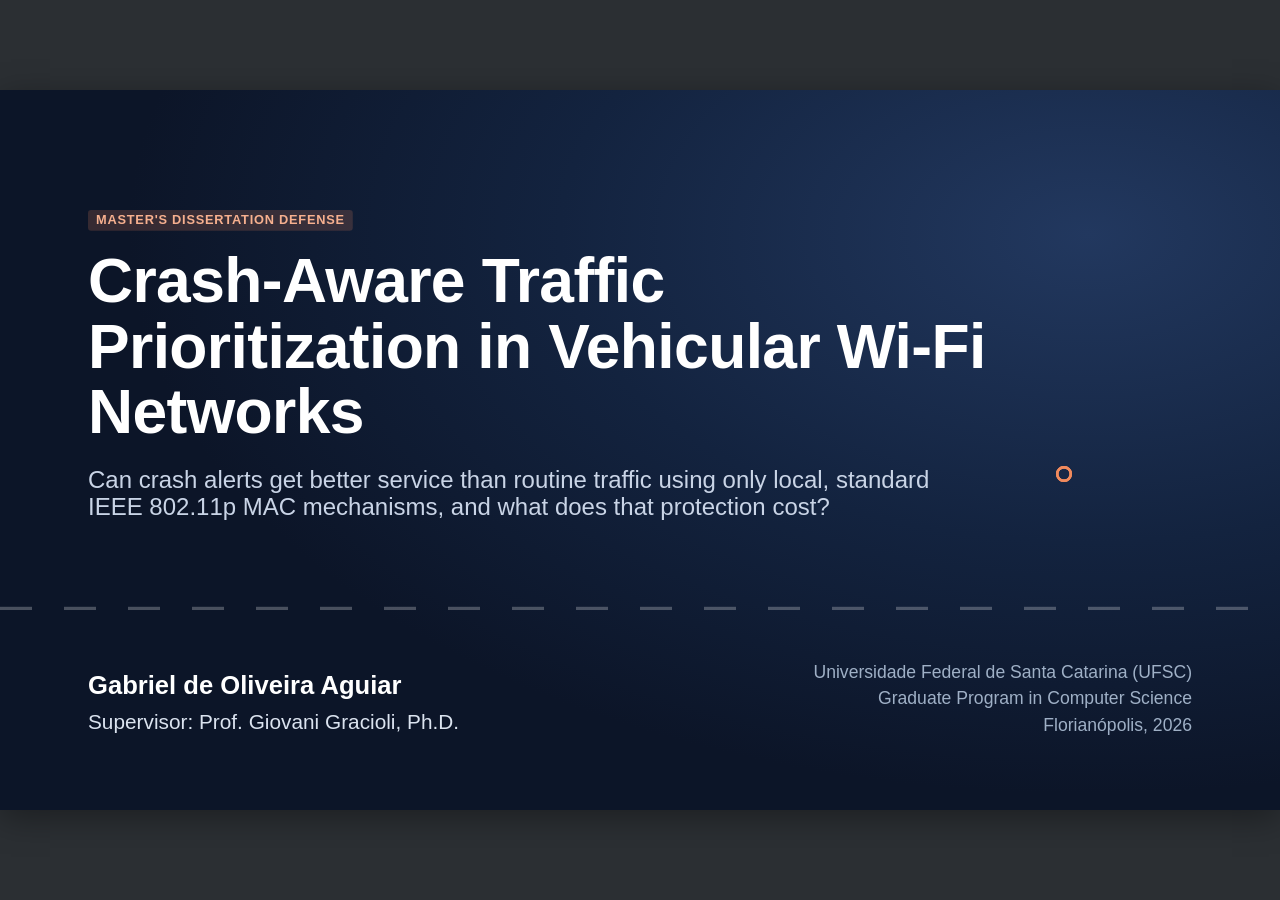
<file: presentation/original/index-en.html>
<!DOCTYPE html>
<html lang="en">
<head>
<meta charset="utf-8">
<title>Crash-Aware Traffic Prioritization in Vehicular Wi-Fi Networks — Defense</title>
<meta name="viewport" content="width=device-width, initial-scale=1">
<link rel="stylesheet" href="style.css?v=4">
<style>
/* ---------- slide-specific rules ---------- */
/* FSM walkthrough highlights */
#s-fsm.step-1 #st-listen,
#s-fsm.step-2 #st-block, #s-fsm.step-2 #e-demand,
#s-fsm.step-3 #st-block,
#s-fsm.step-4 #st-send, #s-fsm.step-4 #e-txstart,
#s-fsm.step-5 #st-block, #s-fsm.step-5 #e-txend,
#s-fsm.step-6 #st-listen, #s-fsm.step-6 #e-expire,
#s-fsm.step-7 #e-skip, #s-fsm.step-7 #e-closed { }
#s-fsm.step-1 #st-listen, #s-fsm.step-2 #st-block, #s-fsm.step-3 #st-block,
#s-fsm.step-4 #st-send, #s-fsm.step-5 #st-block, #s-fsm.step-6 #st-listen { --lit: 1; }
#s-fsm.step-1 #st-listen rect, #s-fsm.step-2 #st-block rect, #s-fsm.step-3 #st-block rect,
#s-fsm.step-4 #st-send rect, #s-fsm.step-5 #st-block rect, #s-fsm.step-6 #st-listen rect { fill: #fff2ec; stroke: var(--accent); stroke-width: 5; }
#s-fsm.step-2 #e-demand path, #s-fsm.step-4 #e-txstart path, #s-fsm.step-5 #e-txend path,
#s-fsm.step-6 #e-expire path, #s-fsm.step-7 #e-skip path, #s-fsm.step-7 #e-closed path { stroke: var(--accent); stroke-width: 5; }
#s-fsm.step-2 #e-demand text, #s-fsm.step-4 #e-txstart text, #s-fsm.step-5 #e-txend text,
#s-fsm.step-6 #e-expire text, #s-fsm.step-7 #e-skip text, #s-fsm.step-7 #e-closed text { fill: var(--accent); font-weight: 700; }
.fsm-caption { position: absolute; left: 96px; right: 96px; bottom: 60px; height: 120px; }
.fsm-caption > div { position: absolute; inset: 0; opacity: 0; transition: opacity .4s; font-size: 26px; line-height: 1.4; }
#s-fsm.step-0 .cap0, #s-fsm.step-1 .cap1, #s-fsm.step-2 .cap2, #s-fsm.step-3 .cap3, #s-fsm.step-4 .cap4,
#s-fsm.step-5 .cap5, #s-fsm.step-6 .cap6, #s-fsm.step-7 .cap7, #s-fsm.step-8 .cap8 { opacity: 1; }

/* packet path */
.pkt { offset-path: path('M 150 40 L 150 470 L 610 470 L 610 40'); offset-rotate: 0deg; }
.play.on .pkt { animation: travel 4.2s var(--ease) infinite; }
@keyframes travel { 0% { offset-distance: 0%; opacity: 0; } 5% { opacity: 1; } 92% { opacity: 1; } 100% { offset-distance: 100%; opacity: 0; } }
.pkt.vo-pk { animation-delay: 2.1s !important; }

/* flowing dashes */
.flowline { stroke-dasharray: 10 10; animation: dash 1s linear infinite; }
@keyframes dash { to { stroke-dashoffset: -20; } }

/* gauge positions */
.gauge .mk.f { left: 0; } .gauge .mk.f.on { left: var(--x); }

/* diverging bars */
.div-row { display: grid; grid-template-columns: 220px 1fr 1fr; gap: 20px; align-items: center; margin: 14px 0; }
.div-row .lbl { font-size: 22px; font-weight: 700; }
.div-row .lbl small { display: block; font-size: 17px; color: var(--muted); font-weight: 500; }
.div-track { position: relative; height: 44px; background: #f2f0ea; border-radius: 8px; }
.div-track::before { content: ""; position: absolute; left: 50%; top: -6px; bottom: -6px; width: 2px; background: #8a93a1; }
.div-track i { position: absolute; top: 6px; bottom: 6px; border-radius: 6px; transition: width 1s var(--ease); width: 0; }
.div-track i.neg { right: 50%; background: var(--ok); }
.div-track i.pos { left: 50%; background: var(--vo); }
.on .div-track i { width: var(--w); }
.div-track span { position: absolute; top: 9px; font-size: 19px; font-weight: 800; }
</style>
</head>
<body>
<div class="deck">

<!-- =============================================================== -->
<!-- 1. TITLE -->
<section class="slide title-slide nochrome" data-time="30">
  <div class="road"></div>
  <div class="wave"><i></i><i></i><i></i></div>
  <div class="tl-inner">
    <div class="tag red" style="background:rgba(240,138,93,.18);color:#f6b08f">Master's Dissertation Defense</div>
    <h1 style="margin-top:22px">Crash-Aware Traffic Prioritization in Vehicular Wi-Fi Networks</h1>
    <div class="sub">Can crash alerts get better service than routine traffic using only local, standard IEEE&nbsp;802.11p MAC mechanisms, and what does that protection cost?</div>
  </div>
  <div class="who"><b>Gabriel de Oliveira Aguiar</b><br>Supervisor: Prof. Giovani Gracioli, Ph.D.</div>
  <div class="inst">Universidade Federal de Santa Catarina (UFSC)<br>Graduate Program in Computer Science<br>Florianópolis, 2026</div>
  <aside class="notes">Good morning. I'm Gabriel, and I'll present my dissertation on crash-aware traffic prioritization in vehicular Wi-Fi, supervised by Prof. Giovani Gracioli. The question is simple: can a crash alert get better wireless service than routine traffic using only local, standard 802.11p mechanisms, and what does that cost the routine traffic? <b>~30 s</b></aside>
</section>

<!-- 2. AGENDA -->
<section class="slide" data-section="Intro" data-time="30">
  <h2>Outline</h2>
  <div class="agenda stagger auto">
    <div>Motivation &amp; problem<small>Crash alerts on a contention-based channel</small></div>
    <div>Background<small>DCF, EDCA, 802.11p/OCB, DSCP→Voice</small></div>
    <div>Related work<small>Where this design sits</small></div>
    <div>System model<small>Network, traffic, 5 MAC policies, controller</small></div>
    <div>Implementation<small>OMNeT++ / INET / Veins / SUMO artifact</small></div>
    <div>Evaluation<small>Uniform vs. concentrated load; protection vs. cost</small></div>
    <div>Conclusion<small>Findings, implications, limits, future work</small></div>
  </div>
  <aside class="notes">Seven parts. I'll go quickly through the background, because the main content is the evaluation, especially the contrast between uniform and concentrated load. <b>~30 s</b></aside>
</section>

<!-- =============================================================== -->
<!-- MOTIVATION -->
<!-- 3. Crash scene -->
<section class="slide" data-section="Motivation" data-time="50">
  <h2><span class="kicker">Motivation</span>A crash on the highway</h2>
  <div class="scene" style="height:360px">
    <div class="lane" style="top:120px"></div>
    <div class="lane" style="top:240px"></div>
    <!-- lane 1 movers -->
    <div class="car mover" style="top:45px;--dur:7s;--del:-1s"><span class="bpulse f" data-f="2" style="left:35px;top:17px"></span></div>
    <div class="car truck mover" style="top:45px;--dur:7s;--del:-4.2s"></div>
    <div class="car mover" style="top:285px;--dur:8s;--del:-2s"></div>
    <div class="car mover" style="top:285px;--dur:8s;--del:-6s"></div>
    <!-- middle lane queued cars behind crash -->
    <div class="car" style="top:163px;left:300px"></div>
    <div class="car truck" style="top:163px;left:470px"></div>
    <div class="car" style="top:163px;left:690px"></div>
    <!-- crash car -->
    <div class="car crash f pop" data-f="1" style="top:163px;left:930px"></div>
    <div class="f" data-f="1" style="position:absolute;left:965px;top:180px">
      <span class="pulse go" style="--del:0s"></span><span class="pulse go" style="--del:.66s"></span><span class="pulse go" style="--del:1.33s"></span>
    </div>
    <!-- BE pulses -->
    <div class="f" data-f="2">
      <span class="bpulse go" style="left:335px;top:180px;--del:.2s"></span>
      <span class="bpulse go" style="left:525px;top:180px;--del:.9s"></span>
      <span class="bpulse go" style="left:725px;top:180px;--del:.5s"></span>
      <span class="bpulse go" style="left:200px;top:300px;--del:1.1s"></span>
      <span class="bpulse go" style="left:1180px;top:60px;--del:.4s"></span>
      <span class="bpulse go" style="left:1300px;top:300px;--del:1.3s"></span>
    </div>
    <div class="f" data-f="1" style="position:absolute;left:1010px;top:150px;color:#ffd8cf;font-weight:800;font-size:22px">CRASH ALERT (Voice)</div>
    <div class="f" data-f="2" style="position:absolute;left:30px;top:16px;color:#cfe2fa;font-weight:700;font-size:20px">routine traffic from every vehicle (Best Effort)</div>
  </div>
  <div class="grid2 mt">
    <div class="f up" data-f="3"><p style="margin:0">Vehicles behind often <b>cannot see</b> the hazard, because traffic or road geometry hides it.<br>A V2X warning sent by the crashed vehicle can reach them <b>before</b> the hazard becomes visible.</p></div>
    <div class="f up callout" data-f="4">The alert is <b>rare</b>, but it is only useful if it arrives <b>on time</b>, and it is sent when the channel is <b>busiest</b>.</div>
  </div>
  <div class="cite">ETSI EN 302 637-3 (DENM): road-hazard warnings are sent by the vehicle that detects the event.</div>
  <aside class="notes">Picture a highway. One vehicle crashes (click) and broadcasts an alert. The vehicles behind it often cannot see the hazard, because traffic or the road hides it, so the radio warning can arrive before they see it. But (click) every other vehicle keeps sending routine messages on the same channel. In Europe this is the DENM mechanism. Key point: the alert is rare, its value depends almost entirely on timeliness, and it is sent exactly when the channel is most loaded. <b>~50 s</b></aside>
</section>

<!-- 4. Timing budgets -->
<section class="slide" data-section="Motivation" data-time="45">
  <h2><span class="kicker">How fast is "on time"?</span>3GPP TS 22.186: platooning requirements</h2>
  <table class="t">
    <tr><th>Degree of automation</th><th>Req.</th><th class="num">Payload (B)</th><th class="num">Rate (msg/s)</th><th class="num">Max latency</th><th class="num">Reliability</th><th class="num">Min range</th></tr>
    <tr class="f left hl" data-f="1"><td>Lowest</td><td>[R.5.2-004]</td><td class="num">300–400</td><td class="num">30</td><td class="num"><b>25 ms</b></td><td class="num">90 %</td><td class="num">—</td></tr>
    <tr class="f left" data-f="2"><td>Low</td><td>[R.5.2-005]</td><td class="num">6500</td><td class="num">50</td><td class="num">20 ms</td><td class="num">—</td><td class="num">350 m</td></tr>
    <tr class="f left" data-f="2"><td>Highest</td><td>[R.5.2-006]</td><td class="num">50–1200</td><td class="num">30</td><td class="num"><b>10 ms</b></td><td class="num">99.99 %</td><td class="num">80 m</td></tr>
    <tr class="f left" data-f="2"><td>High</td><td>[R.5.2-007]</td><td class="num">—</td><td class="num">—</td><td class="num">20 ms</td><td class="num">—</td><td class="num">180 m</td></tr>
  </table>
  <div class="grid2 mt2">
    <div class="f up callout" data-f="3"><b>25 ms end-to-end</b> is a conservative, widely cited reference bound, not the strictest row.</div>
    <div class="f up callout gray" data-f="4">These are <b>application-layer, end-to-end</b> targets. They give the <b>order of magnitude</b> for reading MAC-level tails; they are not a MAC pass/fail test.</div>
  </div>
  <div class="cite">3GPP TS 22.186, Table 5.2-1 (information exchange within the platoon; 130 km/h). TS 22.261 defers concrete V2X KPIs to TS 22.186.</div>
  <aside class="notes">What does "on time" mean? 3GPP TS 22.186 gives numbers for platooning. The lowest automation degree asks for 25 ms end-to-end at 90% reliability; the highest goes down to 10 ms at 99.99%. I use 25 ms as the reference bound throughout. Important: these are application-level end-to-end budgets. I use them only to put the MAC-level tails I measure in perspective, not as a pass/fail test. <b>~45 s</b></aside>
</section>

<!-- 5. Why 802.11p -->
<section class="slide" data-section="Motivation" data-time="45">
  <h2><span class="kicker">Access technology</span>Why IEEE 802.11p?</h2>
  <p class="muted" style="margin-top:-18px">Warnings must work wherever vehicles meet, including road sections <b>without roadside units or cellular coverage</b>.</p>
  <div class="grid4 mt stagger auto">
    <div class="card dim"><span class="tag red">✕</span><h3 class="mt">Wired / TSN</h3><p>Can bound delay, but <b>cannot connect moving vehicles</b>.</p></div>
    <div class="card dim"><span class="tag red">✕</span><h3 class="mt">Cellular via base station</h3><p>Depends on coverage; every message goes <b>through the infrastructure</b>.</p></div>
    <div class="card dim"><span class="tag">~</span><h3 class="mt">NR-V2X sidelink (Mode 2)</h3><p>Direct exchange, but uses sensing + semi-persistent scheduling: a <b>different radio technology</b>.</p></div>
    <div class="card hot"><span class="tag green">✓</span><h3 class="mt">IEEE 802.11p / 11bd</h3><p>Direct exchange, <b>no infrastructure, no synchronization</b>. 5.9 GHz, 10 MHz; access layer of ITS-G5.</p></div>
  </div>
  <div class="f up callout mt2">But 802.11p (and its successor 802.11bd) keep <b>fully distributed, contention-based access</b>: there is <b>no central scheduler</b> that can reserve transmissions for urgent traffic.</div>
  <aside class="notes">Why 802.11p? Wired TSN can bound delay, but not between moving cars. Cellular through a base station needs coverage. NR-V2X sidelink allows direct exchange, but it is a different radio technology with its own scheduling. 802.11p works without infrastructure or synchronization and is already standardized; 802.11bd improves it and stays backward compatible. The catch (click): channel access stays fully distributed and random. Nobody can reserve the channel for the alert. <b>~45 s</b></aside>
</section>

<!-- 6. The problem: alert waits -->
<section class="slide" data-section="Motivation" data-time="55">
  <h2><span class="kicker">The problem</span>The alert waits behind routine frames</h2>
  <div class="f play" data-f="1" style="position:relative;margin:20px 0 0 170px;width:1180px">
    <div class="tl" style="margin-bottom:30px">
      <div class="tl-label">Neighbors (BE)</div>
      <div class="blk be seq" style="left:0;width:140px;--d:0s">BE</div>
      <div class="blk be seq" style="left:240px;width:140px;--d:.9s">BE</div>
      <div class="blk be seq" style="left:480px;width:140px;--d:1.8s">BE</div>
      <div class="blk be seq" style="left:900px;width:140px;--d:3.2s">BE</div>
    </div>
    <div class="tl">
      <div class="tl-label">Crash alert (VO)</div>
      <div class="seq" style="position:absolute;left:52px;bottom:58px;--d:.3s;font-size:18px;color:var(--vo);font-weight:800">▼ alert ready</div>
      <div class="blk difs seq" style="left:140px;width:60px;--d:.6s">DIFS</div>
      <div class="blk slot seq" style="left:200px;width:40px;--d:.75s">4</div>
      <div class="blk freeze seq" style="left:240px;width:140px;--d:.9s">frozen</div>
      <div class="blk difs seq" style="left:380px;width:60px;--d:1.4s">DIFS</div>
      <div class="blk slot seq" style="left:440px;width:40px;--d:1.6s">3</div>
      <div class="blk freeze seq" style="left:480px;width:140px;--d:1.8s">frozen</div>
      <div class="blk difs seq" style="left:620px;width:60px;--d:2.3s">DIFS</div>
      <div class="blk slot seq" style="left:680px;width:40px;--d:2.5s">2</div>
      <div class="blk slot seq" style="left:720px;width:40px;--d:2.65s">1</div>
      <div class="blk vo seq" style="left:760px;width:140px;--d:2.85s">ALERT TX</div>
    </div>
    <div class="seq" style="--d:3.4s;position:absolute;left:60px;width:700px;top:190px;border-top:3px solid var(--vo);text-align:center;color:var(--vo);font-weight:800;font-size:22px;padding-top:6px">access delay grows with the surrounding load</div>
  </div>
  <ul class="mt2" style="margin-top:80px">
    <li class="f up" data-f="2">As load rises, <b>delay and jitter</b> become unstable; the alert's <b>backoff freezes</b> every time someone else transmits.</li>
    <li class="f up" data-f="3">QoS markings are <b>not handled consistently</b> across deployments.</li>
    <li class="f up" data-f="4">Every millisecond of waiting takes reaction time away from the following vehicles.</li>
  </ul>
  <div class="cite">RFC 8325; Wu et al. (continuous backoff freezing in 802.11p).</div>
  <aside class="notes">Here is the problem in time. Neighbors keep sending Best Effort frames (click to play). The alert is ready, waits for the channel, waits a DIFS, counts down a slot, and then another frame occupies the medium, so its counter freezes. This repeats, and the alert only goes out after several frozen periods. Its access delay grows with the surrounding load, exactly when the alert matters most. Also, QoS markings are not handled consistently in practice; more on that later. <b>~55 s</b></aside>
</section>

<!-- 7. Standard tools and gap -->
<section class="slide" data-section="Motivation" data-time="55">
  <h2><span class="kicker">Existing tools and the gap</span>Standard mechanisms exist, but they are not enough</h2>
  <div class="grid2">
    <div class="card f left" data-f="1">
      <h3>Network layer: DSCP 46 (EF)</h3>
      <p>The Expedited Forwarding codepoint marks the most delay-sensitive traffic.</p>
      <p class="f up" data-f="3" style="color:var(--vo)">✕ The DSCP→802.11 mapping is a <b>local policy</b>, and the defaults are <b>ambiguous</b>.</p>
    </div>
    <div class="card f right" data-f="2">
      <h3>Link layer: EDCA</h3>
      <p>Four access categories (BK, BE, VI, <b class="vo">VO</b>); Voice gets the most favorable contention parameters.</p>
      <p class="f up" data-f="4" style="color:var(--vo)">✕ It gives <b>statistical preference</b>, not guarantees, and urgent traffic gains only at others' expense.</p>
    </div>
  </div>
  <div class="row mt2">
    <div class="col card f up" data-f="5"><h3>Stronger approaches in the literature</h3><p>TSN-inspired slot schedulers, preemptive / cooperative MACs, cellular sidelink allocation…</p><p>…but they need <b>synchronization, infrastructure or richer protocol machinery</b>, which is hard to provide in a decentralized VANET.</p></div>
    <div class="col card hot f up" data-f="6"><h3>The gap</h3><p>A <b>local, event-driven</b> design that isolates <b>one crash-triggered flow</b> against background traffic, and measures <b>both</b> the protection and the penalty.</p><p>Standard 802.11p only, so it is <b>deployable per node</b>.</p></div>
  </div>
  <aside class="notes">There are standard tools. At the IP layer, DSCP 46, Expedited Forwarding, marks urgent traffic. At the link layer, EDCA has four access categories, and Voice contends most aggressively. But (click) the DSCP-to-802.11 mapping is a local policy, and the defaults are ambiguous; (click) EDCA is statistical preference, not a guarantee, and urgent traffic gains only at someone else's expense. The literature proposes stronger control, but with synchronization or infrastructure. The gap: a local, event-driven design for one crash flow that measures both what it gains and what it costs, with nothing beyond standard 802.11p. <b>~55 s</b></aside>
</section>

<!-- 8. Proposal overview -->
<section class="slide" data-section="Motivation" data-time="50">
  <h2><span class="kicker">This work</span>A focused crash-aware prioritization strategy</h2>
  <div class="row" style="align-items:stretch">
    <div class="col">
      <div class="card f left" data-f="1" style="border-left:8px solid var(--be)"><h3 class="be-t">All vehicles</h3><p>Periodic <b>Best Effort multicast</b>, DSCP 0, throughout the scenario.</p></div>
      <div class="card f left mt" data-f="2" style="border-left:8px solid var(--vo)"><h3 class="vo-t">One crash vehicle</h3><p>Temporary <b>alert bursts</b>, DSCP 46, explicitly mapped to <b>Voice</b>, superimposed on its own BE.</p></div>
      <div class="card f left mt" data-f="4"><h3>Simulated</h3><p>OMNeT++ + INET network stack, coupled to SUMO road traffic through Veins.</p></div>
    </div>
    <div class="col f right" data-f="3">
      <h3>Five MAC policies, built from standard mechanisms</h3>
      <div class="stack mt">
        <div class="layer"><span><span class="pol plain">plain</span>&nbsp; DCF baseline</span><span class="tiny">no differentiation</span></div>
        <div class="layer"><span><span class="pol edca">edca_only</span>&nbsp; EDCA + DSCP 46→VO</span><span class="tiny">standard QoS</span></div>
        <div class="layer study"><span><span class="pol stable">stable</span>&nbsp; long protection windows</span><span class="tiny">hold BE</span></div>
        <div class="layer study"><span><span class="pol guarded">guarded</span>&nbsp; short, tight windows</span><span class="tiny">hold BE</span></div>
        <div class="layer study"><span><span class="pol emergency">emergency</span>&nbsp; aggressive activation</span><span class="tiny">hold + <b>drop</b> BE</span></div>
      </div>
      <p class="small mt">Adaptive profiles = fixed design points on a <b>protection-versus-cost frontier</b>. The goal is better <b>statistical</b> latency under congestion, not deterministic guarantees.</p>
    </div>
  </div>
  <aside class="notes">What I propose is a prioritization strategy built from standard pieces, not a new MAC protocol. Every vehicle sends periodic Best Effort multicast. One designated crash vehicle sends temporary alert bursts marked DSCP 46 and mapped explicitly to Voice. On top of that I compare five MAC policies: plain DCF, standard EDCA with the explicit mapping, and three adaptive extensions, stable, guarded and emergency, that hold back competing Best Effort while alerts are active; emergency may also drop it. These are fixed design points. The aim is statistical improvement under congestion, not hard guarantees. <b>~50 s</b></aside>
</section>

<!-- 9. Objectives -->
<section class="slide" data-section="Motivation" data-time="45">
  <h2><span class="kicker">Objectives</span>What the dissertation sets out to do</h2>
  <div class="callout f up" data-f="1"><b>Main objective.</b> Evaluate, through simulation, whether crash-triggered Voice traffic can get <b>measurably better</b> wireless service than ordinary Best Effort in decentralized vehicular Wi-Fi, using only <b>local, standard-compliant</b> MAC mechanisms, and <b>quantify the cost</b> to ordinary traffic.</div>
  <div class="grid2 stagger f" data-f="2" style="margin-top:18px;gap:20px">
    <div class="card"><h3>1 · Traffic model</h3><p>Crash-triggered two-class model in Veins/INET: BE multicast everywhere + DSCP 46 alert bursts mapped to VO by an explicit classifier.</p></div>
    <div class="card"><h3>2 · Adaptive controller</h3><p>Lightweight local three-mode extension of EDCA, exposed as a ladder of five policies, from DCF to emergency preemption.</p></div>
    <div class="card"><h3>3 · Evaluation matrix</h3><p>10 / 100 vehicles × offered-load profiles × spatial concentration (uniform vs. hotspot); delay, jitter, reach, MAC loss.</p></div>
    <div class="card"><h3>4 · Engineering guidance</h3><p>Characterize the protection-versus-cost frontier and say <b>when</b> suppression should be enabled.</p></div>
  </div>
  <p class="tiny f" data-f="3" style="margin-top:18px">Scope: one crash source, two classes, one-hop multicast on a highway, no APs/RSUs/central coordination, no full ITS stack, no deterministic bounds claimed.</p>
  <aside class="notes">The main objective: evaluate by simulation whether crash-triggered Voice can get measurably better service than Best Effort with only local, standard mechanisms, and quantify the cost. Four specific objectives: build the two-class traffic model, design the adaptive controller as a five-policy ladder, evaluate it over density, load and spatial concentration, and turn the results into guidance on when to turn suppression on. Scope: a single crash source, two classes, one hop, no infrastructure, and statistical results only. <b>~45 s</b></aside>
</section>

<!-- 10. Contributions -->
<section class="slide" data-section="Motivation" data-time="45">
  <h2><span class="kicker">Contributions</span>Three contributions</h2>
  <div class="grid3 stagger auto">
    <div class="card"><div class="big" style="color:var(--accent)">1</div><h3 class="mt">Adaptive MAC controller</h3><p>Built solely from standard mechanisms: explicit DSCP 46→Voice mapping plus a local three-mode EDCA extension, applied to a crash-triggered two-class model.</p></div>
    <div class="card"><div class="big" style="color:var(--accent)">2</div><h3 class="mt">Open-source artifact</h3><p>Veins/INET simulation comparing DCF, EDCA and three adaptive profiles across density and load matrices.</p><p class="tiny mono">github.com/GOAguiar99/veins-inet-qos</p></div>
    <div class="card hot"><div class="big" style="color:var(--accent)">3</div><h3 class="mt">When to enable suppression</h3><p>A protection-versus-cost frontier that <b>depends on how the load is distributed</b>: no Voice gain under uniform load; real gain under concentrated near-crash contention.</p></div>
  </div>
  <aside class="notes">Three contributions: the controller, built only from standard mechanisms; the open-source simulation artifact; and, most importantly, engineering guidance. The benefit of protection depends on how the load is distributed around the crash. I'll come back to these numbers at the end. <b>~45 s</b></aside>
</section>

<!-- =============================================================== -->
<!-- BACKGROUND -->
<!-- 11. DCF -->
<section class="slide" data-section="Background" data-time="55">
  <h2><span class="kicker">Background · IEEE 802.11 DCF</span>CSMA/CA with binary exponential backoff</h2>
  <div class="f play" data-f="1" style="position:relative;margin:10px 0 0 170px;width:1100px">
    <div class="tl" style="margin-bottom:22px">
      <div class="tl-label">Station A</div>
      <div class="blk difs seq" style="left:160px;width:80px;--d:.4s">DIFS</div>
      <div class="blk slot seq" style="left:240px;width:40px;--d:.6s">5</div>
      <div class="blk slot seq" style="left:280px;width:40px;--d:.8s">4</div>
      <div class="blk freeze seq" style="left:320px;width:200px;--d:1s">frozen at 3</div>
      <div class="blk difs seq" style="left:520px;width:80px;--d:1.5s">DIFS</div>
      <div class="blk slot seq" style="left:600px;width:40px;--d:1.7s">3</div>
      <div class="blk slot seq" style="left:640px;width:40px;--d:1.9s">2</div>
      <div class="blk slot seq" style="left:680px;width:40px;--d:2.1s">1</div>
      <div class="blk be seq" style="left:720px;width:200px;--d:2.3s">A transmits</div>
    </div>
    <div class="tl" style="margin-bottom:22px">
      <div class="tl-label">Station B</div>
      <div class="blk difs seq" style="left:160px;width:80px;--d:.4s">DIFS</div>
      <div class="blk slot seq" style="left:240px;width:40px;--d:.6s">2</div>
      <div class="blk slot seq" style="left:280px;width:40px;--d:.8s">1</div>
      <div class="blk vo seq" style="left:320px;width:200px;--d:1s;background:#7b8494">B transmits</div>
    </div>
    <div class="tl">
      <div class="tl-label">Medium</div>
      <div class="blk seq" style="left:0;width:160px;--d:0s;background:#3b4659">busy</div>
      <div class="blk seq" style="left:320px;width:200px;--d:1s;background:#3b4659">busy</div>
      <div class="blk seq" style="left:720px;width:200px;--d:2.3s;background:#3b4659">busy</div>
    </div>
  </div>
  <div class="grid2 mt2">
    <ul class="small">
      <li class="f up" data-f="2">Medium idle for a <b>DIFS</b> → transmit; otherwise draw backoff uniformly from [0, W−1].</li>
      <li class="f up" data-f="2">Countdown only while idle; <b>frozen</b> while the medium is busy.</li>
      <li class="f up" data-f="3">Unicast: no ACK → CW doubles (CW<sub>min</sub> → CW<sub>max</sub>). Group-addressed frames have <b>no ACK</b>, so this never happens for them.</li>
    </ul>
    <div>
      <div class="callout f up" data-f="4" style="font-size:24px"><b>Freezing is not an anomaly.</b> It is part of baseline DCF and dominates access delay when the channel is repeatedly busy.</div>
      <div class="callout gray f up mt" data-f="5" style="font-size:24px">Every station with the same CW has the <b>same priority</b>: DCF gives <b>no QoS differentiation</b>. This is the <span class="pol plain">plain</span> baseline.</div>
    </div>
  </div>
  <div class="cite">Bianchi (2000); IEEE 802.11; Wu et al.</div>
  <aside class="notes">Quick DCF refresher (click to play). The medium is busy; both stations wait a DIFS and draw random backoffs: A draws 5, B draws 2. They count down together; B reaches zero and transmits, so A's counter freezes at 3. After B finishes, another DIFS, A resumes from 3 and finally transmits. Two things matter: freezing is normal and dominates delay under load; and DCF treats every frame the same, so it offers no differentiation. That is the plain baseline. For multicast there is no ACK, so the contention window never doubles. <b>~55 s</b></aside>
</section>

<!-- 12. Bianchi -->
<section class="slide" data-section="Background" data-time="35">
  <h2><span class="kicker">Background · Saturation analysis</span>What Bianchi's model tells us</h2>
  <p class="muted" style="margin-top:-16px">2-D Markov chain over (backoff stage, counter) with a constant collision probability <i>p</i> → per-slot transmission probability τ → saturation throughput.</p>
  <div class="grid3 mt stagger f" data-f="1">
    <div class="card"><div class="big">①</div><h3 class="mt">A capacity ceiling</h3><p>Saturation throughput is the maximum stable load; past it, queues and delay grow without bound.</p></div>
    <div class="card"><div class="big">②</div><h3 class="mt">More stations, worse</h3><p>Under <b>Basic Access</b>, which is the only mode for short and group-addressed frames (no RTS/CTS), collisions waste long intervals.</p></div>
    <div class="card hot"><div class="big">③</div><h3 class="mt">Fixed parameters</h3><p>The best CW depends on network size, but CW<sub>min</sub> and <i>m</i> are fixed, so throughput can be well below the achievable maximum. That motivates <b>adaptive, local control</b>.</p></div>
  </div>
  <div class="callout gray mt2 f up" data-f="2">Under <span class="pol plain">plain</span>, any BE/VO delay difference comes from the <b>traffic processes</b> (senders, activity window, payload), <b>not</b> from prioritization.</div>
  <aside class="notes">Bianchi's classic saturation model gives three useful results: a throughput ceiling beyond which delay explodes; degradation as stations increase, under Basic Access, which is what short and multicast frames use; and the fact that the best contention window depends on network size, while the standard fixes it. That last point is the earliest motivation for local adaptive control. Also, under plain DCF, any difference between alert and background delay comes from the traffic itself, not from priority. <b>~35 s</b></aside>
</section>

<!-- 13. EDCA -->
<section class="slide" data-section="Background" data-time="55">
  <h2><span class="kicker">Background · IEEE 802.11e EDCA</span>Four access categories, four backoff entities</h2>
  <div class="row">
    <div class="col" style="flex:1.25">
      <div class="callout blue" style="font-size:26px;text-align:center">AIFS[AC] = SIFS + AIFSN[AC] · slot</div>
      <div class="race f mt" data-f="1">
        <div class="lab" style="color:#9aa2ae">AC_BK</div><div class="track" style="opacity:.45"><div class="aifs" style="width:245px"></div><span style="left:12px">AIFSN 7</span><span style="left:270px">CW 15–1023 · empty in study</span></div>
        <div class="lab be-t">AC_BE</div><div class="track"><div class="aifs" style="width:105px"></div><div class="bo" style="left:105px;width:520px;--c:var(--be);--t:2.6s"></div><span style="left:12px">AIFSN 3</span><span style="left:640px">CW 15–1023</span></div>
        <div class="lab" style="color:#9aa2ae">AC_VI</div><div class="track" style="opacity:.45"><div class="aifs" style="width:70px"></div><span style="left:12px">2</span><span style="left:270px">CW 7–15 · empty in study</span></div>
        <div class="lab vo-t">AC_VO</div><div class="track"><div class="aifs" style="width:70px"></div><div class="bo" style="left:70px;width:105px;--c:var(--vo);--t:.6s"></div><span style="left:12px">2</span><span style="left:200px">CW 3–7</span><span class="win" style="--t:.8s">wins first ✓</span></div>
      </div>
      <p class="tiny mt">Configured values (INET BSS QoS defaults): AIFSN BK/BE/VI/VO = 7/3/2/2; CW<sub>min</sub>–CW<sub>max</sub>: BK, BE 15–1023; VI 7–15; VO 3–7. Queues 128/128/64/32.</p>
    </div>
    <div class="col">
      <ul class="small">
        <li class="f up" data-f="2">Each AC: own queue, AIFSN, CW<sub>min</sub>, CW<sub>max</sub>, optional TXOP.</li>
        <li class="f up" data-f="3">Smaller AIFSN / CW → higher chance to win contention.</li>
        <li class="f up" data-f="4"><b>Virtual collision</b>: two local ACs expire together → the higher priority one wins; the loser behaves as if collided.</li>
        <li class="f up" data-f="5">UP→AC: UP 6,7 → <b class="vo">VO</b>; 4,5 → VI; 0,3 → <b class="be">BE</b>; 1,2 → BK.</li>
      </ul>
      <div class="callout mt f up" data-f="6" style="font-size:24px">The <span class="pol edca">edca_only</span> policy, and all adaptive policies inherit <b>exactly</b> these parameters.</div>
    </div>
  </div>
  <div class="cite">IEEE 802.11e; Mangold et al. (2003); Kong et al. (2004); RFC 8325.</div>
  <aside class="notes">EDCA introduces four access categories, each with its own queue and contention parameters. The waiting time before backoff is AIFS: SIFS plus AIFSN slots. Here (click) is a race with the values I configured: Voice waits two slots and draws from a window of 3 to 7; Best Effort waits three slots and draws from 15 up to 1023. On average Voice wins first, but this is random: Best Effort can still draw a small number. Inside a station, if two categories expire together, the higher one wins. The edca_only policy and all adaptive profiles use exactly these parameters; the adaptive ones never retune them. <b>~55 s</b></aside>
</section>

<!-- 14. Statistical priority -->
<section class="slide" data-section="Background" data-time="50">
  <h2><span class="kicker">Background · Limits of EDCA</span>Statistical priority, without guarantees</h2>
  <div class="grid3 stagger auto">
    <div class="card"><p class="quote">EDCA delays “increase unpredictably” with load.<span class="who">Mangold et al. (2003)</span></p></div>
    <div class="card"><p class="quote">EDCA gives “only performance differentiation among the categories”.<span class="who">Kosek-Szott et al. (2012)</span></p></div>
    <div class="card"><p class="quote">Strict priority can drive low-priority flows to “zero-valued throughput”.<span class="who">Malik et al.</span></p></div>
  </div>
  <div class="grid2 mt2">
    <div class="card f left" data-f="1"><h3>Consequence 1</h3><p>Mapping alerts to AC_VO should help them, but the gain is <b>contingent on the contention regime</b>, never a bound.</p></div>
    <div class="card f right" data-f="2"><h3>Consequence 2</h3><p>Starving lower-priority traffic is the <b>ordinary cost</b> of prioritization. The adaptive profiles make this cost <b>bounded, event-triggered and measured</b>.</p></div>
  </div>
  <div class="row mt f up" data-f="3">
    <div class="col callout gray" style="font-size:22px"><b>Adaptive EDCA</b> (e.g. Adaptive EDCF) <b>retunes</b> CW/persistence <b>continuously</b> from measurements.</div>
    <div class="col callout" style="font-size:22px"><b>This work</b> keeps EDCA parameters <b>unchanged</b> and only gates <b>who may contend</b> (BE), and only <b>while a crash alert is active</b>.</div>
  </div>
  <aside class="notes">The literature is clear: EDCA delays increase unpredictably with load, EDCA offers differentiation, not bounds, and strict priority can starve lower classes. Two consequences: putting alerts in Voice should help, but it depends on the regime; and starving Best Effort is the normal price of priority, so I make it bounded, triggered by the event, and measured. That also separates my work from adaptive EDCA, which retunes parameters continuously. I don't touch the parameters; I only gate who may contend, and only during the alert. <b>~50 s</b></aside>
</section>

<!-- 15. OCB + multicast -->
<section class="slide" data-section="Background" data-time="55">
  <h2><span class="kicker">Background · IEEE 802.11p</span>OCB operation and group-addressed frames</h2>
  <div class="row">
    <div class="col">
      <svg viewBox="0 0 660 300" width="660" height="300">
        <g class="f" data-f="1">
          <text x="150" y="26" text-anchor="middle" font-size="22" font-weight="700" fill="#5d6675">Infrastructure BSS</text>
          <rect x="125" y="60" width="50" height="40" rx="6" fill="#13233f"/><text x="150" y="86" text-anchor="middle" fill="#fff" font-size="16" font-weight="700">AP</text>
          <g stroke="#9aa6b8" stroke-width="3"><line x1="150" y1="100" x2="60" y2="220"/><line x1="150" y1="100" x2="150" y2="230"/><line x1="150" y1="100" x2="240" y2="220"/></g>
          <g fill="#8fb3e3"><rect x="30" y="220" width="60" height="28" rx="7"/><rect x="120" y="230" width="60" height="28" rx="7"/><rect x="210" y="220" width="60" height="28" rx="7"/></g>
          <text x="150" y="290" text-anchor="middle" font-size="16" fill="#5d6675">association, coordinator, GCR…</text>
        </g>
        <g class="f" data-f="2">
          <text x="500" y="26" text-anchor="middle" font-size="22" font-weight="700" fill="#c2410c">OCB (802.11p)</text>
          <g stroke="#c2410c" stroke-width="2.5" stroke-dasharray="6 6" class="flowline"><line x1="420" y1="120" x2="560" y2="110"/><line x1="420" y1="120" x2="480" y2="230"/><line x1="560" y1="110" x2="480" y2="230"/><line x1="560" y1="110" x2="620" y2="220"/></g>
          <g fill="#8fb3e3"><rect x="390" y="106" width="60" height="28" rx="7"/><rect x="530" y="96" width="60" height="28" rx="7"/><rect x="450" y="216" width="60" height="28" rx="7"/><rect x="590" y="206" width="60" height="28" rx="7"/></g>
          <text x="520" y="290" text-anchor="middle" font-size="16" fill="#5d6675">wildcard BSSID · no assoc/auth</text>
        </g>
      </svg>
      <ul class="small">
        <li class="f up" data-f="3">5.9 GHz, <b>10 MHz OFDM</b>: longer symbols, more robust to multipath/Doppler.</li>
        <li class="f up" data-f="3">IEEE 1609.4 multichannel (CCH/SCH) is <b>not modeled</b>: one shared channel, PHY fixed across policies.</li>
      </ul>
    </div>
    <div class="col">
      <div class="callout f up" data-f="4" style="font-size:23px"><b>Group-addressed frames (RFC 9119):</b> no ACK → no retransmission, no loss-driven backoff; often sent at a low basic rate, so they take more airtime. Losses of ≥5 % are not uncommon.</div>
      <table class="t compact mt f up" data-f="5">
        <tr><th>Mechanism</th><th>BSS</th><th>OCB (here)</th></tr>
        <tr><td>Link-layer ACK / retry for group frames</td><td>No</td><td>No</td></tr>
        <tr><td>GCR Retry / Block Ack (802.11aa)</td><td>Yes*</td><td>No</td></tr>
        <tr><td>Directed multicast (AP)</td><td>Yes</td><td>No</td></tr>
        <tr><td>EDCA priority via UP→AC</td><td>Yes</td><td><b>Yes</b></td></tr>
        <tr><td>DCC aggregate load control</td><td>N/A</td><td>Possible (off)</td></tr>
        <tr class="hl"><td>Event-triggered BE suppression</td><td>N/A</td><td>Evaluated</td></tr>
      </table>
    </div>
  </div>
  <aside class="notes">802.11p runs Outside the Context of a BSS: there is no access point and no association; vehicles just exchange frames on 10 MHz channels at 5.9 GHz. I don't model the 1609.4 multichannel schedule; I use one shared channel and keep the PHY identical across policies. The important part: alerts are multicast, and group-addressed frames have no ACK and no retransmission, so the sender never learns about losses. The fixes from 802.11aa, like GCR, need an access point and don't exist in OCB. Of this list, the only tool available in OCB is the EDCA priority, plus the suppression that I evaluate. <b>~55 s</b></aside>
</section>

<!-- 16. DCC -->
<section class="slide" data-section="Background" data-time="35">
  <h2><span class="kicker">Background · ITS-G5</span>Decentralized Congestion Control vs. event-triggered suppression</h2>
  <div class="grid2">
    <div class="card f left" data-f="1"><span class="tag blue">DCC (ETSI)</span><h3 class="mt">Always-on, aggregate</h3><ul class="small"><li>Measures the <b>Channel Busy Ratio</b>.</li><li>Transmit power / rate / access control.</li><li>Keeps each station's <b>total</b> load inside a target region, <b>across all classes</b>.</li></ul></div>
    <div class="card hot f right" data-f="2"><span class="tag red">This work</span><h3 class="mt">Event-triggered, per class</h3><ul class="small"><li>Acts <b>only while a crash alert is active</b>.</li><li>Discriminates <b>BE vs. VO</b> instead of scaling everything.</li><li>Temporarily reshapes <b>who contends</b>.</li></ul></div>
  </div>
  <div class="callout green mt2 f up" data-f="3"><b>Complementary:</b> DCC keeps the long-term operating point away from collapse; suppression reshapes contention during a short alert window. DCC is <b>disabled</b> in the evaluation to isolate the five policies, so <b>no superiority claim</b> over DCC is made.</div>
  <aside class="notes">European deployments also have DCC, which measures channel busy ratio and throttles each station's total load, always on and across classes. My mechanism is different: it acts only during the alert and only on Best Effort. They are complementary. I disable DCC on purpose to isolate the policies, so I make no claim that I beat DCC. <b>~35 s</b></aside>
</section>

<!-- 17. DSCP path -->
<section class="slide" data-section="Background" data-time="60">
  <h2><span class="kicker">Background · From DSCP to the air interface</span>The Voice mapping is not automatic</h2>
  <div class="row" style="align-items:center">
    <div style="width:380px">
      <p class="small" style="margin:0">Crash alert marked <b>EF</b> (RFC 3246): DSCP <b>46</b></p>
      <div class="mt f-msb" id="bits-wrap"><div class="bits"><span>1</span><span>0</span><span>1</span><span>1</span><span>1</span><span>0</span></div></div>
      <p class="tiny">RFC 4594: inelastic, low-delay traffic → EF, pre-marked at the source. Crash alerts are not telephony, but they share its traffic profile.</p>
    </div>
    <div class="col">
      <div class="f left" data-f="1">
        <p class="small" style="margin:0 0 8px"><b>Common heuristic:</b> user priority = the 3 MSBs of the DSCP</p>
        <div class="flow"><div class="node">DSCP 46<b>101110</b></div><div class="arrow">→</div><div class="node">3 MSB<b>101 = 5</b></div><div class="arrow">→</div><div class="node">UP <b>5</b></div><div class="arrow">→</div><div class="node bad">AC_VI<b>Video ✕</b></div></div>
      </div>
      <div class="f left mt2" data-f="2">
        <p class="small" style="margin:0 0 8px"><b>RFC 8325 recommendation</b> (non-default): EF → UP 6</p>
        <div class="flow"><div class="node">DSCP 46<b>EF</b></div><div class="arrow">→</div><div class="node">explicit map<b>QosClassifier</b></div><div class="arrow">→</div><div class="node">UP <b>6</b></div><div class="arrow">→</div><div class="node good">AC_VO<b>Voice ✓</b></div></div>
      </div>
    </div>
  </div>
  <div class="grid2 mt2">
    <div class="callout f up" data-f="3" style="font-size:23px"><b>No standard defines the default DSCP→UP mapping.</b> The 802.11 tables are examples, not recommendations. BE stays DSCP 0 → UP 0 → AC_BE.</div>
    <div class="callout gray f up" data-f="4" style="font-size:23px">RFC 8325: 802.11 <b>cannot provide an EF PHB</b>, because contention is random. The mapping is <b>necessary, not sufficient</b>, and any node marking high priority can monopolize airtime (a DoS vector).</div>
  </div>
  <aside class="notes">How does the "urgent" intent reach the radio? The alert is marked Expedited Forwarding, DSCP 46, binary 101110. Many stacks (click) take the three most significant bits as user priority: 101 is 5, which lands in Video, not Voice. RFC 8325 (click) recommends an explicit mapping of EF to user priority 6, which lands in Voice; that is what my QosClassifier does. And there is no standard default, which is why I say it's not automatic. The same RFC warns that even with the right mapping, 802.11 cannot deliver true EF service, because contention stays random. That residual gap is why the adaptive profiles exist. It also notes the denial-of-service risk, which I return to in the discussion. <b>~60 s</b></aside>
</section>

<!-- 18. Simulation tools -->
<section class="slide" data-section="Background" data-time="40">
  <h2><span class="kicker">Background · Methodology</span>Bidirectionally coupled simulation</h2>
  <svg viewBox="0 0 1400 420" width="1400" height="420" class="f" data-f="1">
    <defs><marker id="ar" markerWidth="10" markerHeight="10" refX="8" refY="5" orient="auto"><path d="M0,0 L10,5 L0,10 z" fill="#5d6675"/></marker></defs>
    <rect x="20" y="120" width="300" height="170" rx="18" fill="#fff" stroke="#cfd5de" stroke-width="2"/>
    <text x="170" y="175" text-anchor="middle" font-size="34" font-weight="800" fill="#13233f">SUMO</text>
    <text x="170" y="212" text-anchor="middle" font-size="19" fill="#5d6675">road microsimulation</text>
    <text x="170" y="240" text-anchor="middle" font-size="19" fill="#5d6675">lanes · car-following · crash stop</text>
    <rect x="530" y="140" width="250" height="130" rx="18" fill="#fff6f1" stroke="#c2410c" stroke-width="2"/>
    <text x="655" y="198" text-anchor="middle" font-size="30" font-weight="800" fill="#c2410c">Veins</text>
    <text x="655" y="232" text-anchor="middle" font-size="18" fill="#5d6675">TraCI coupling</text>
    <rect x="990" y="40" width="390" height="340" rx="18" fill="#fff" stroke="#cfd5de" stroke-width="2"/>
    <text x="1185" y="88" text-anchor="middle" font-size="30" font-weight="800" fill="#13233f">OMNeT++</text>
    <text x="1185" y="116" text-anchor="middle" font-size="17" fill="#5d6675">discrete-event engine</text>
    <rect x="1020" y="140" width="330" height="210" rx="14" fill="#eef5fc" stroke="#2f6fb3" stroke-width="2"/>
    <text x="1185" y="185" text-anchor="middle" font-size="28" font-weight="800" fill="#2f6fb3">INET</text>
    <text x="1185" y="218" text-anchor="middle" font-size="17" fill="#5d6675">IPv4 / UDP · 802.11p MAC + PHY</text>
    <text x="1185" y="244" text-anchor="middle" font-size="17" fill="#5d6675">radio propagation</text>
    <text x="1185" y="290" text-anchor="middle" font-size="17" fill="#c2410c" font-weight="700">+ study modules: apps, classifier,</text>
    <text x="1185" y="314" text-anchor="middle" font-size="17" fill="#c2410c" font-weight="700">instrumented MAC, adaptive HCF</text>
    <path d="M320 180 L530 180" stroke="#5d6675" stroke-width="3" class="flowline" marker-end="url(#ar)"/>
    <text x="425" y="168" text-anchor="middle" font-size="17" fill="#5d6675">positions, headings</text>
    <path d="M530 240 L320 240" stroke="#c2410c" stroke-width="3" class="flowline" marker-end="url(#ar)"/>
    <text x="425" y="270" text-anchor="middle" font-size="17" fill="#c2410c">stop crash vehicle</text>
    <path d="M780 205 L990 205" stroke="#5d6675" stroke-width="3" class="flowline" marker-end="url(#ar)"/>
    <path d="M990 225 L780 225" stroke="#5d6675" stroke-width="3" class="flowline" marker-end="url(#ar)"/>
  </svg>
  <div class="grid2 mt">
    <p class="small f up" data-f="2">A crash changes <b>both</b> the traffic pattern and the radio neighborhood, so the network model must <b>control</b> vehicles (stop the crash node) while SUMO keeps feeding mobility back.</p>
    <p class="small f up" data-f="3">PHY is held fixed across policies (free-space, binary obstacles, fixed SNIR threshold), so <b>differences isolate contention and queueing</b>.</p>
  </div>
  <div class="cite">Varga (OMNeT++); INET Framework; Sommer, German &amp; Dressler (Veins, 2011); Alvarez Lopez et al. (SUMO, 2018).</div>
  <aside class="notes">Method: simulation. OMNeT++ is the engine and INET supplies the network stack and the 802.11p MAC and PHY. Veins couples it with SUMO, the road traffic simulator, over TraCI, in both directions: SUMO sends positions, and the network side can command a vehicle, which I use to stop the crash vehicle. The PHY is identical for every policy, so the differences I measure come from contention and queueing. <b>~40 s</b></aside>
</section>

<!-- =============================================================== -->
<!-- RELATED WORK -->
<!-- 19. Taxonomy -->
<section class="slide" data-section="Related work" data-time="50">
  <h2><span class="kicker">Related work</span>Design-space positioning</h2>
  <div class="row">
    <svg viewBox="0 0 900 620" width="810" height="558" class="tax">
      <rect x="80" y="357" width="319" height="183" fill="#fde9df" class="f" data-f="5" rx="6"/>
      <text x="90" y="530" font-size="17" fill="#c2410c" class="f" data-f="5" font-weight="700">dissertation operating region</text>
      <line x1="80" y1="540" x2="860" y2="540" stroke="#17202e" stroke-width="2"/>
      <line x1="80" y1="540" x2="80" y2="50" stroke="#17202e" stroke-width="2"/>
      <line x1="460" y1="540" x2="460" y2="50" stroke="#cfd5de" stroke-dasharray="6 6"/>
      <line x1="80" y1="300" x2="860" y2="300" stroke="#cfd5de" stroke-dasharray="6 6"/>
      <text x="80" y="575" font-size="18" fill="#5d6675">local / infrastructure-free</text>
      <text x="860" y="575" font-size="18" fill="#5d6675" text-anchor="end">sync / infra / cellular →</text>
      <text x="40" y="540" font-size="18" fill="#5d6675" transform="rotate(-90 40 540)">event-triggered / short-lived</text>
      <text x="40" y="200" font-size="18" fill="#5d6675" transform="rotate(-90 40 200)">always-on →</text>
      <g class="f pop" data-f="1"><circle cx="247" cy="146" r="10" fill="#7b8494"/><text x="264" y="152">Adaptive EDCA</text></g>
      <g class="f pop" data-f="1"><circle cx="293" cy="98" r="10" fill="#7b8494"/><text x="310" y="104">DCC</text></g>
      <g class="f pop" data-f="2"><circle cx="612" cy="276" r="10" fill="#2f6fb3"/><text x="596" y="282" text-anchor="end">TSNCtl</text></g>
      <g class="f pop" data-f="2"><circle cx="658" cy="242" r="10" fill="#2f6fb3"/><text x="676" y="248">CFC-MAC</text></g>
      <g class="f pop" data-f="2"><circle cx="718" cy="310" r="10" fill="#2f6fb3"/><text x="736" y="316">PRP-MAC</text></g>
      <g class="f pop" data-f="2"><circle cx="779" cy="166" r="10" fill="#2f6fb3"/><text x="762" y="172" text-anchor="end">NR-V2X Mode 2</text></g>
      <g class="f pop" data-f="2"><circle cx="810" cy="118" r="10" fill="#2f6fb3"/><text x="794" y="124" text-anchor="end">Wireless TSN / OFDMA</text></g>
      <g class="f pop" data-f="3"><circle cx="369" cy="386" r="10" fill="#1f9a95"/><text x="386" y="392">SkipCCH</text></g>
      <g class="f pop" data-f="4"><circle cx="186" cy="473" r="15" fill="#c2410c"/><text x="210" y="480" font-weight="800" font-size="22" fill="#c2410c">This work</text></g>
    </svg>
    <div class="col">
      <div class="card f right" data-f="1" style="border-left:6px solid #7b8494"><h3>Always-on regulation</h3><p>Adaptive EDCA, DCC: continuous, aggregate.</p></div>
      <div class="card f right mt" data-f="2" style="border-left:6px solid #2f6fb3"><h3>Stronger coordination</h3><p>Slots, preemption + arbiter, TDMA, cellular, TSN/OFDMA: need sync or infrastructure.</p></div>
      <div class="card f right mt" data-f="3" style="border-left:6px solid #1f9a95"><h3>Contention timing / cost</h3><p><i>When</i> traffic contends matters as much as <i>which</i> AC.</p></div>
      <p class="tiny mt f" data-f="4">Marker positions are qualitative, from each work's stated assumptions.</p>
    </div>
  </div>
  <aside class="notes">I organize related work in a design space: horizontally, local versus requiring synchronization, infrastructure or cellular machinery; vertically, event-triggered versus always-on. Adaptive EDCA and DCC are local but always on. The stronger-coordination family, TSNCtl, CFC-MAC, PRP-MAC, NR-V2X sidelink, wireless TSN and OFDMA, needs sync or infrastructure. SkipCCH is about when traffic is allowed to contend. My work sits in the local, event-triggered corner. The positions are qualitative. <b>~50 s</b></aside>
</section>

<!-- 20. Stronger control -->
<section class="slide" data-section="Related work" data-time="50">
  <h2><span class="kicker">Related work · Stronger contention control</span>They work, but they assume more</h2>
  <table class="t compact stagger f" data-f="1">
    <tr><th>Approach</th><th>Mechanism</th><th>Requires</th><th>Relation to this work</th></tr>
    <tr><td><b>TSNCtl</b> (Feraudo et al.)</td><td>App-level TSN-like slot schedule + FSM for platoons (2 ms slots ↓ collisions)</td><td>Sync, platoon master</td><td>Leader + sync; arXiv preprint</td></tr>
    <tr><td><b>PRP-MAC</b> (Li et al.)</td><td>Preemptive-resume priority + arbiter; UAV receives BSMs</td><td>UAV / RSU-assisted</td><td>Infrastructure + richer MAC</td></tr>
    <tr><td><b>CFC-MAC</b> (Linn et al.)</td><td>Cooperative contention-free TDMA, trajectory estimation, slot repair</td><td>Slot sync, signaling</td><td>TDMA contract</td></tr>
    <tr><td><b>NR-V2X Mode 2</b> (Thabet et al.)</td><td>Adaptive autonomous resource selection / SPS</td><td>Cellular sidelink</td><td>Different radio access technology</td></tr>
    <tr class="hlb"><td><b>Prior SBESC 2025</b> (Aguiar &amp; Gracioli)</td><td>Wireless TSN: Time-Aware Shaper schedules for V2X QoS</td><td>Sync, gate-control lists</td><td>Precursor: TAS and sync <b>dropped</b> here</td></tr>
  </table>
  <div class="callout mt2 f up" data-f="2">None isolates the narrow question: can a <b>local, standard EDCA stack</b>, plus explicit DSCP→Voice mapping and <b>short-lived BE suppression</b>, protect a crash multicast burst, and <b>at what cost</b>?</div>
  <aside class="notes">Stronger contention control does reduce collisions and delay: TSNCtl with synchronized slots for platoons, PRP-MAC with preemption under a UAV arbiter, CFC-MAC with cooperative TDMA, and NR-V2X sidelink. My own earlier SBESC 2025 paper explored wireless TSN with Time-Aware Shaper schedules, which needs synchronization; this dissertation drops that. None of them answers the narrow question of what local EDCA plus short suppression can do, and at what cost. <b>~50 s</b></aside>
</section>

<!-- 21. Dynamics, always-on, TSN -->
<section class="slide" data-section="Related work" data-time="50">
  <h2><span class="kicker">Related work · Other families</span>Contention dynamics, load regulation, TSN/OFDMA</h2>
  <div class="grid3">
    <div class="card f up" data-f="1"><span class="tag">contention dynamics</span><h3 class="mt">Backoff freezing (Wu et al.)</h3><p>Repeated freezes ⇒ higher access delay; delay and PDR worsen with density. <b>The trend transfers</b>; the absolute numbers do not.</p><h3 class="mt">SkipCCH (Garrido Abenza et al.)</h3><p>Avoids CCH→SCH bursts in 1609.4: <b>when</b> traffic contends matters.</p></div>
    <div class="card f up" data-f="2"><span class="tag">cost of protection</span><h3 class="mt">QoS surveys</h3><p>Protection always has a cost, including low-AC starvation. Reporting only Voice gains is <b>incomplete</b>.</p><p class="small"><b>⇒ the protection-vs-cost frontier is a primary result here.</b></p><h3 class="mt">Adaptive EDCF, DCC</h3><p>Mature, <b>always-on</b>, aggregate regulators: complementary.</p></div>
    <div class="card f up" data-f="3"><span class="tag">contrast only</span><h3 class="mt">Wired TSN</h3><p>802.1Qbv gates, schedule synthesis, hybrid shapers: switched Ethernet + sync.</p><h3 class="mt">Wireless TSN / OFDMA</h3><p>Preemption, TWT, RU allocation, trigger frames: industrial BSS, Wi-Fi 6/7 + AP.</p></div>
  </div>
  <div class="callout gray mt2 f up" data-f="4">Together they motivate a design that <b>(i)</b> acts when contention is crash-relevant, <b>(ii)</b> reshapes <i>who</i> contends, not just queue mapping, and <b>(iii)</b> reports BE penalties as seriously as Voice gains.</div>
  <aside class="notes">Three other families. Contention dynamics: Wu et al. show freezing inflates delay with density, and SkipCCH shows that timing matters. Cost of protection: QoS surveys insist that prioritization has a cost, so I treat the Best Effort penalty as a primary result. Always-on regulators like adaptive EDCF and DCC are complementary. TSN and OFDMA I cite only as contrast: they need wired networks, synchronization or access points. Together these motivate the three design principles at the bottom. <b>~50 s</b></aside>
</section>

<!-- 22. Gap -->
<section class="slide" data-section="Related work" data-time="40">
  <h2><span class="kicker">Research gap</span>A local mechanism with four properties</h2>
  <ul class="check stagger f" data-f="1" style="font-size:30px">
    <li>Uses only <b>standard EDCA queues</b> and an <b>explicit DSCP→Voice</b> mapping.</li>
    <li>Adds BE suppression <b>only while crash-related Voice activity is present</b>.</li>
    <li>Needs <b>no clock synchronization, RSU, UAV or cellular sidelink</b>.</li>
    <li>Is evaluated <b>jointly</b> on Voice protection <b>and</b> BE cost, across density and load.</li>
  </ul>
  <table class="t compact mt2 f up" data-f="2">
    <tr><th>This work</th><th>Mechanism</th><th>Requires</th><th>Target</th><th>Advantage</th></tr>
    <tr class="hl"><td>Crash-aware EDCA</td><td>DSCP→VO + event-triggered BE suppression</td><td>Local OCB EDCA only</td><td>Crash VO vs BE multicast</td><td>Protection–cost frontier; no sync / infra / sidelink</td></tr>
  </table>
  <aside class="notes">So the gap is a local mechanism with four properties: standard EDCA plus explicit mapping; suppression only while the crash alert is active; no synchronization or infrastructure; and an evaluation of protection and cost together. That's the last row of the comparison table in the dissertation. <b>~40 s</b></aside>
</section>

<!-- =============================================================== -->
<!-- SYSTEM MODEL -->
<!-- 23. Network model -->
<section class="slide" data-section="System model" data-time="45">
  <h2><span class="kicker">System model · Network</span>Decentralized one-hop multicast on a shared channel</h2>
  <div class="row">
    <svg viewBox="0 0 760 420" width="760" height="420">
      <rect x="0" y="150" width="760" height="150" rx="16" fill="#2d3442"/>
      <line x1="0" y1="225" x2="760" y2="225" stroke="#fff" stroke-opacity=".5" stroke-width="3" stroke-dasharray="30 30"/>
      <circle cx="420" cy="190" r="10" fill="none" stroke="#d1495b" stroke-width="3" class="f" data-f="2"><animate attributeName="r" from="10" to="250" dur="2.4s" repeatCount="indefinite"/><animate attributeName="opacity" from="1" to="0" dur="2.4s" repeatCount="indefinite"/></circle>
      <g fill="#8fb3e3"><rect x="70" y="175" width="70" height="32" rx="8"/><rect x="230" y="175" width="70" height="32" rx="8"/><rect x="560" y="245" width="70" height="32" rx="8"/><rect x="150" y="245" width="70" height="32" rx="8"/><rect x="640" y="175" width="70" height="32" rx="8"/></g>
      <rect x="385" y="175" width="70" height="32" rx="8" fill="#d1495b" class="f pop" data-f="2"/>
      <text x="420" y="160" text-anchor="middle" font-size="18" font-weight="800" fill="#d1495b" class="f" data-f="2">crash source</text>
      <g class="f" data-f="3">
        <rect x="80" y="40" width="60" height="50" rx="8" fill="#c3cbd8"/><text x="110" y="72" text-anchor="middle" font-size="18" font-weight="700">AP</text>
        <rect x="320" y="40" width="70" height="50" rx="8" fill="#c3cbd8"/><text x="355" y="72" text-anchor="middle" font-size="18" font-weight="700">RSU</text>
        <rect x="560" y="40" width="140" height="50" rx="8" fill="#c3cbd8"/><text x="630" y="72" text-anchor="middle" font-size="18" font-weight="700">scheduler</text>
        <g stroke="#d1495b" stroke-width="4" stroke-opacity=".75"><line x1="70" y1="30" x2="150" y2="100"/><line x1="150" y1="30" x2="70" y2="100"/><line x1="310" y1="30" x2="400" y2="100"/><line x1="400" y1="30" x2="310" y2="100"/><line x1="550" y1="30" x2="710" y2="100"/><line x1="710" y1="30" x2="550" y2="100"/></g>
      </g>
      <text x="380" y="340" text-anchor="middle" font-size="20" fill="#5d6675" class="f" data-f="1">one IEEE 802.11p channel, OCB, every station contends</text>
    </svg>
    <div class="col">
      <ul class="small">
        <li class="f up" data-f="1">Vehicles exchange frames <b>directly</b>; no AP, RSU or coordinator forwards or allocates.</li>
        <li class="f up" data-f="2"><b>One-hop multicast</b>: every frame may be received by all vehicles in range. No ACK, no retry.</li>
        <li class="f up" data-f="4">PHY: 5.9 GHz, 10 MHz; free-space path loss, <b>binary</b> obstruction; no fading/shadowing.</li>
        <li class="f up" data-f="5"><b>Connectivity is held fixed</b> across the five policies ⇒ BE/VO differences reflect <b>queueing and contention</b>.</li>
      </ul>
      <p class="tiny mt f" data-f="6">Out of scope: DCC, TSN-style gating, multiple crash sources, &gt;2 classes, deterministic or worst-case latency claims.</p>
    </div>
  </div>
  <aside class="notes">The system model, first the network. Vehicles share one 802.11p channel in OCB mode. No access point, RSU or scheduler. Communication is one-hop multicast: whatever the crash vehicle sends may be received by everyone in range, without ACKs. The PHY is simple, free-space with binary obstruction, and identical for all policies, so the differences come from contention and queueing. Out of scope: DCC, gating, multiple crashes, more than two classes, and worst-case bounds. <b>~45 s</b></aside>
</section>

<!-- 24. Traffic model -->
<section class="slide" data-section="System model" data-time="55">
  <h2><span class="kicker">System model · Traffic</span>Two classes: background + crash overlay</h2>
  <div class="f play" data-f="1" style="position:relative;height:200px;margin-left:170px;width:1180px">
    <div class="tl" style="height:60px;margin-bottom:28px">
      <div class="tl-label">every vehicle</div>
      <div class="blk be seq" style="left:20px;width:14px;height:36px;--d:.0s"></div><div class="blk be seq" style="left:95px;width:14px;height:36px;--d:.1s"></div>
      <div class="blk be seq" style="left:130px;width:14px;height:36px;--d:.15s"></div><div class="blk be seq" style="left:260px;width:14px;height:36px;--d:.25s"></div>
      <div class="blk be seq" style="left:310px;width:14px;height:36px;--d:.3s"></div><div class="blk be seq" style="left:455px;width:14px;height:36px;--d:.4s"></div>
      <div class="blk be seq" style="left:520px;width:14px;height:36px;--d:.5s"></div><div class="blk be seq" style="left:610px;width:14px;height:36px;--d:.55s"></div>
      <div class="blk be seq" style="left:700px;width:14px;height:36px;--d:.6s"></div><div class="blk be seq" style="left:790px;width:14px;height:36px;--d:.7s"></div>
      <div class="blk be seq" style="left:880px;width:14px;height:36px;--d:.75s"></div><div class="blk be seq" style="left:930px;width:14px;height:36px;--d:.8s"></div>
      <div class="blk be seq" style="left:1060px;width:14px;height:36px;--d:.9s"></div><div class="blk be seq" style="left:1140px;width:14px;height:36px;--d:.95s"></div>
      <div class="seq" style="--d:1s;position:absolute;right:0;top:-26px;font-size:18px;color:var(--be);font-weight:700">Poisson: exponential gap redrawn before every packet · DSCP 0</div>
    </div>
    <div class="tl" style="height:80px">
      <div class="tl-label">crash vehicle</div>
      <div class="seq" style="--d:1.2s;position:absolute;left:300px;bottom:60px;font-size:17px;color:var(--vo);font-weight:800">▼ logical alert t₀</div>
      <div class="blk vo seq" style="left:310px;width:16px;--d:1.4s"></div>
      <div class="blk vo seq" style="left:356px;width:16px;--d:1.55s"></div>
      <div class="blk vo seq" style="left:398px;width:16px;--d:1.7s"></div>
      <div class="seq" style="--d:1.8s;position:absolute;left:300px;top:84px;font-size:17px;color:var(--muted)">copy i at max(0, i·gap + U(−J, J))</div>
      <div class="seq" style="--d:2.0s;position:absolute;left:620px;bottom:60px;font-size:17px;color:var(--vo);font-weight:800">▼ next alert (period)</div>
      <div class="blk vo seq" style="left:630px;width:16px;--d:2.2s"></div>
      <div class="blk vo seq" style="left:676px;width:16px;--d:2.35s"></div>
      <div class="blk vo seq" style="left:720px;width:16px;--d:2.5s"></div>
      <div class="blk be seq" style="left:180px;width:14px;height:36px;--d:.2s"></div><div class="blk be seq" style="left:500px;width:14px;height:36px;--d:.45s"></div><div class="blk be seq" style="left:960px;width:14px;height:36px;--d:.85s"></div>
    </div>
  </div>
  <table class="t compact mt2 f up" data-f="2" style="margin-top:56px">
    <tr><th>Profile</th><th>BE (every vehicle)</th><th>VO alert (crash vehicle, during window)</th></tr>
    <tr><td><code>low</code></td><td>exp. mean 500 ms, 200 B</td><td>every 120 ms, 150 B · 3 copies · gap 20 ms · jitter 5 ms</td></tr>
    <tr><td><code>medium</code></td><td>exp. mean 250 ms, 320 B</td><td>every 75 ms, 180 B · 4 copies · gap 15 ms · jitter 5 ms</td></tr>
    <tr class="hl"><td><code>high</code></td><td>exp. mean 125 ms, 420 B</td><td>every 20 ms, 260 B · <b>8 copies · gap 5 ms</b> · jitter 2 ms</td></tr>
  </table>
  <p class="small f up" data-f="3">Synthetic on purpose (not CAM/DENM schedules): isolate MAC trade-offs. The alert is <b>superimposed</b>: the crash vehicle keeps sending its own BE. Repetition follows robust-broadcast practice.</p>
  <aside class="notes">Traffic. Every vehicle sends Best Effort multicast with Poisson inter-arrivals: the exponential gap is redrawn before every packet. During the crash window, the crash vehicle also sends alerts. Each logical alert is repeated a few times, with a gap and a random jitter, which is common practice in robust broadcast. Three load profiles: at high load each vehicle averages one BE packet every 125 ms, and the alert comes every 20 ms with eight copies 5 ms apart. That's intentionally a stress case. The traffic is synthetic so that MAC effects can be isolated. Note the alert is added on top: the crash node keeps sending its own BE. <b>~55 s</b></aside>
</section>

<!-- 25. Policy ladder -->
<section class="slide" data-section="System model" data-time="50">
  <h2><span class="kicker">System model · QoS</span>Five MAC policies, one comparison ladder</h2>
  <div class="ladder">
    <div class="stepbox f up" data-f="1" style="left:0;height:150px;background:var(--plain)"><h3>plain</h3><p>Non-QoS DCF. Single queue, no classifier: every frame treated alike.</p></div>
    <div class="stepbox f up" data-f="2" style="left:286px;height:220px;background:var(--edca)"><h3>edca_only</h3><p>Standard EDCA. DSCP 46 → AC_VO; everything else UP 0 (BE).</p></div>
    <div class="stepbox f up" data-f="3" style="left:572px;height:300px;background:var(--stable)"><h3>stable</h3><p>edca_only + adaptive controller with <b>long, sustained</b> protection windows. BE stays queued but cannot access the channel.</p></div>
    <div class="stepbox f up" data-f="3" style="left:858px;height:380px;background:var(--guarded)"><h3>guarded</h3><p>Same controller with <b>tighter, shorter</b> windows (bounded suppression).</p></div>
    <div class="stepbox f up" data-f="4" style="left:1144px;height:470px;background:var(--emergency)"><h3>emergency</h3><p><b>Aggressive</b> activation. Newly arriving BE <b>may be dropped</b>, stale BE grants released.</p></div>
    <div class="f" data-f="5" style="position:absolute;left:0;top:10px;font-size:24px;color:var(--muted)">more aggressive towards Best Effort ⟶</div>
  </div>
  <p class="small f up" data-f="5" style="margin-top:14px">Adaptive profiles (<code>edca_v2x_vo_*</code>) <b>inherit edca_only unchanged</b> and only add the local controller; they shape contention, they do <b>not</b> reserve the medium.</p>
  <aside class="notes">This is the comparison ladder. Plain DCF: no differentiation. edca_only: standard EDCA with the alert mapped to Voice. Then three adaptive profiles that add the same local controller with different settings: stable keeps long protection windows, guarded uses short, tight ones, and both only hold Best Effort back. Emergency activates aggressively and may also drop newly arriving Best Effort. Each step adds one mechanism, so I can attribute effects. <b>~50 s</b></aside>
</section>

<!-- 26. FSM -->
<section class="slide" id="s-fsm" data-section="System model" data-time="75">
  <h2><span class="kicker">System model · Adaptive controller</span>Three-mode local FSM</h2>
  <span class="f" data-f="1"></span><span class="f" data-f="2"></span><span class="f" data-f="3"></span><span class="f" data-f="4"></span>
  <span class="f" data-f="5"></span><span class="f" data-f="6"></span><span class="f" data-f="7"></span><span class="f" data-f="8"></span>
  <svg viewBox="0 0 1400 560" width="1400" height="560" class="fsm" style="margin-top:-20px">
    <defs><marker id="arf" markerUnits="userSpaceOnUse" markerWidth="18" markerHeight="18" refX="15" refY="9" orient="auto"><path d="M0,0 L18,9 L0,18 z" fill="#5d6675"/></marker></defs>
    <g class="edge" id="e-skip"><path d="M220 210 C 220 40, 1180 40, 1180 210" stroke-dasharray="10 8" marker-end="url(#arf)"/><text x="700" y="58" text-anchor="middle">own VO TX start without a prior block</text></g>
    <g class="edge" id="e-closed"><path d="M1180 350 C 1180 545, 220 545, 220 350" stroke-dasharray="10 8" marker-end="url(#arf)"/><text x="700" y="536" text-anchor="middle">VO TX end / send-guard, window already closed</text></g>
    <g class="edge" id="e-demand"><path d="M380 265 L 535 265" marker-end="url(#arf)"/><text x="458" y="168" text-anchor="middle">VO demand</text><text x="458" y="192" text-anchor="middle" font-size="15">(local queue ≥ thr. or overheard VO)</text></g>
    <g class="edge" id="e-txstart"><path d="M860 250 L 1015 250" marker-end="url(#arf)"/><text x="938" y="236" text-anchor="middle">own VO TX start</text></g>
    <g class="edge" id="e-txend"><path d="M1020 310 C 965 360, 915 360, 865 310" marker-end="url(#arf)"/><text x="940" y="378" text-anchor="middle" font-size="15">TX end / guard, window open</text></g>
    <g class="edge" id="e-expire"><path d="M700 350 C 700 460, 260 460, 250 355" marker-end="url(#arf)"/><text x="475" y="468" text-anchor="middle">protection window expires</text></g>
    <g class="state" id="st-listen"><rect x="60" y="210" width="320" height="140" rx="20"/><text x="220" y="262" text-anchor="middle">listening</text><text class="d" x="220" y="294" text-anchor="middle">default · ordinary EDCA</text><text class="d" x="220" y="318" text-anchor="middle">monitors VO queue + air</text></g>
    <g class="state" id="st-block"><rect x="540" y="210" width="320" height="140" rx="20"/><text x="700" y="262" text-anchor="middle">blocking</text><text class="d" x="700" y="294" text-anchor="middle">BE deferred (emergency: may drop)</text><text class="d" x="700" y="318" text-anchor="middle">finite window, capped</text></g>
    <g class="state" id="st-send"><rect x="1020" y="210" width="320" height="140" rx="20"/><text x="1180" y="262" text-anchor="middle">sending</text><text class="d" x="1180" y="294" text-anchor="middle">own VO frames on air</text><text class="d" x="1180" y="318" text-anchor="middle">BE remains blocked</text></g>
  </svg>
  <div class="fsm-caption">
    <div class="cap0">A local finite-state machine gates <b>BE eligibility for channel access</b>. EDCA queue parameters are untouched.</div>
    <div class="cap1"><b>listening</b>: the default. The node runs ordinary EDCA and watches its own Voice queue and the air.</div>
    <div class="cap2">A <b>single overheard Voice frame</b> is enough to start or extend protection. The queue threshold applies only to <b>locally</b> generated Voice.</div>
    <div class="cap3">While <b>blocking</b>: <span class="pol stable">stable</span>/<span class="pol guarded">guarded</span> keep BE queued but ineligible; <span class="pol emergency">emergency</span> may also <b>drop</b> new BE and release stale BE grants.</div>
    <div class="cap4">The crash node enters <b>sending</b> when its own Voice frame obtains the channel. BE stays blocked.</div>
    <div class="cap5">After the Voice TX ends, or the send-guard timer fires, it returns to <b>blocking</b> while the window is still open.</div>
    <div class="cap6">Once the protection window (plus guard) expires → back to <b>listening</b>. Nodes that only <b>overhear</b> Voice never enter <i>sending</i>.</div>
    <div class="cap7">Extra transitions: a local Voice frame can win the channel directly from <i>listening</i>, and return there if the window is already closed.</div>
    <div class="cap8">The mechanism <b>shapes local contention</b> during the alert period. It does <b>not</b> reserve the medium or open scheduled gates.</div>
  </div>
  <aside class="notes">The heart of the adaptive policies: a three-mode state machine per node. Step by step. Listening is the default; the node runs normal EDCA. When there is Voice demand, either the local Voice queue crosses a threshold or the node overhears any Voice frame, it goes to blocking. One overheard frame is enough. In blocking, stable and guarded keep BE queued but not allowed to contend; emergency can drop new BE. When the crash node's own Voice frame gets the channel it is in sending; after the transmission, or a guard timer, it returns to blocking if the window is open, and to listening when the window expires. Nodes that only overhear never enter sending. The dashed edges are the shortcuts. Important: this shapes contention; it does not reserve the medium. <b>~75 s</b></aside>
</section>

<!-- 27. Event timeline -->
<section class="slide" data-section="System model" data-time="40">
  <h2><span class="kicker">System model · Events</span>Three phases on a 70 s run</h2>
  <svg viewBox="0 0 1400 330" width="1400" height="330">
    <g font-size="20" fill="#5d6675"><text x="100" y="315" text-anchor="middle">0 s</text><text x="640" y="315" text-anchor="middle">30 s</text><text x="1180" y="315" text-anchor="middle">60 s</text><text x="1360" y="315" text-anchor="middle">70 s</text></g>
    <line x1="100" y1="290" x2="1360" y2="290" stroke="#17202e" stroke-width="2"/>
    <text x="10" y="70" font-size="20" font-weight="700" fill="#2f6fb3">BE</text>
    <rect x="100" y="45" width="1260" height="40" rx="8" fill="#2f6fb3" class="f draw-x" data-f="1"/>
    <text x="10" y="150" font-size="20" font-weight="700" fill="#d1495b">VO</text>
    <rect x="640" y="125" width="540" height="40" rx="8" fill="#d1495b" class="f left" data-f="2"/>
    <text x="910" y="152" text-anchor="middle" fill="#fff" font-size="20" font-weight="700">alert bursts · crash vehicle stopped (TraCI)</text>
    <text x="10" y="230" font-size="20" font-weight="700" fill="#c2410c">ctrl</text>
    <rect x="100" y="205" width="540" height="40" rx="8" fill="#e8ebf0" class="f" data-f="3"/>
    <text x="370" y="232" text-anchor="middle" font-size="19" class="f" data-f="3">listening</text>
    <rect x="640" y="205" width="560" height="40" rx="8" fill="#fde2df" stroke="#c2410c" stroke-width="2" stroke-dasharray="8 5" class="f" data-f="3"/>
    <text x="920" y="232" text-anchor="middle" font-size="19" class="f" data-f="3">blocking ⇄ sending (adaptive policies)</text>
    <rect x="1200" y="205" width="160" height="40" rx="8" fill="#e8ebf0" class="f" data-f="4"/>
    <text x="1280" y="232" text-anchor="middle" font-size="19" class="f" data-f="4">listening</text>
  </svg>
  <div class="grid3 mt">
    <div class="card f up" data-f="1"><h3>1 · Normal (0–30 s)</h3><p>Only periodic BE multicast; controllers in <i>listening</i>.</p></div>
    <div class="card f up" data-f="2"><h3>2 · Crash window (30–60 s)</h3><p>Node 0 stops and sends VO bursts; BE <b>continues everywhere</b>, crash node included.</p></div>
    <div class="card f up" data-f="4"><h3>3 · Recovery (60–70 s)</h3><p>Alerts stop. Protection may briefly <b>outlast</b> the burst, until window + guard expire.</p></div>
  </div>
  <aside class="notes">Each run is 70 seconds. Best Effort runs throughout. At 30 s, node 0 crashes: SUMO stops it and it starts the Voice bursts for 30 s, while Best Effort continues everywhere, including at the crash node. Under the adaptive policies the controllers move between blocking and sending during the window, and protection can last slightly past the end, until the window and guard expire. Then everything returns to normal. <b>~40 s</b></aside>
</section>

<!-- =============================================================== -->
<!-- IMPLEMENTATION -->
<!-- 28. Architecture -->
<section class="slide" data-section="Implementation" data-time="45">
  <h2><span class="kicker">Implementation</span>Artifact architecture</h2>
  <div class="row" style="align-items:stretch">
    <div style="width:330px" class="f left" data-f="1">
      <div class="card"><h3>SUMO</h3><p class="small">5 km corridor, 3+3 lanes, cars + trucks, 120 km/h; step 0.1 s.</p></div>
      <div class="card mt"><h3 class="mono" style="font-size:22px">veins_launchd</h3><p class="small">TraCI on TCP 9999; manager update 1 s.</p></div>
    </div>
    <div class="col card f zoom" data-f="2" style="background:#f6f7f9;padding:18px 22px">
      <h3>OMNeT++ 6.1 kernel</h3>
      <div class="grid2" style="margin-top:12px;gap:16px">
        <div class="card"><h3 style="font-size:22px">Veins 5.3.1 <span class="tag">submodule</span></h3><p class="small">VeinsInetManager: TraCI client, creates/updates vehicles</p></div>
        <div class="card"><h3 style="font-size:22px">INET 4.5.4 <span class="tag">submodule</span></h3><p class="small">UDP/IPv4 · 802.11 MAC/PHY · dimensional radio medium · stock Hcf</p></div>
        <div class="card"><h3 style="font-size:22px">veins_inet <span class="tag">vendored</span></h3><p class="small">VeinsInetCar host, mobility, ApplicationBase</p></div>
        <div class="card hot"><h3 style="font-size:22px">veins_qos <span class="tag red">study code</span></h3><p class="small">CritPacketSender · CrashBurstApp · QosClassifier · V2xIeee80211Mac · V2xHcf + FSM · scenarios</p></div>
      </div>
    </div>
    <div style="width:290px" class="f right" data-f="3">
      <div class="card"><h3 class="mono" style="font-size:22px">omnetpp.ini</h3><p class="small">policy × load × hotspot overlays via <code>extends</code></p></div>
      <div class="card mt"><h3 class="mono" style="font-size:22px">.sca / .vec</h3><p class="small">per-packet vectors + scalars</p></div>
      <div class="card mt"><h3 class="mono" style="font-size:22px">kpi_dashboard</h3><p class="small">Rust, offline: KPIs → tables &amp; figures</p></div>
    </div>
  </div>
  <p class="small f up" data-f="4" style="margin-top:14px">Frameworks = <b>read-only submodules</b> at release commits; only vendored file modified: <code>VeinsInetApplicationBase</code>. Public: <span class="mono">github.com/GOAguiar99/veins-inet-qos</span></p>
  <aside class="notes">The implementation. OMNeT++ 6.1, INET 4.5.4 and Veins 5.3.1, all as read-only git submodules pinned to release commits. SUMO runs a 5 km straight highway with three lanes each way, launched through veins_launchd. All study code lives in veins_qos: two applications, the classifier, an instrumented MAC, and the adaptive HCF with its state machine. Configuration composes policy, load and hotspot overlays. Results go to scalar and vector files that a Rust dashboard processes offline. The only vendored file I modified is the application base. Everything is public. <b>~45 s</b></aside>
</section>

<!-- 29. Packet path -->
<section class="slide" data-section="Implementation" data-time="50">
  <h2><span class="kicker">Implementation</span>End-to-end packet path</h2>
  <div class="row">
    <svg viewBox="0 0 760 520" width="760" height="520" class="f play" data-f="1">
      <g font-size="19" font-weight="700" text-anchor="middle">
        <g><rect x="40" y="20" width="220" height="62" rx="12" fill="#fff6f1" stroke="#c2410c" stroke-width="2"/><text x="150" y="58">App (DSCP 0 / 46)</text></g>
        <g><rect x="40" y="105" width="220" height="62" rx="12" fill="#fff" stroke="#cfd5de" stroke-width="2"/><text x="150" y="143">UDP → 224.0.0.1</text></g>
        <g><rect x="40" y="190" width="220" height="62" rx="12" fill="#fff6f1" stroke="#c2410c" stroke-width="2"/><text x="150" y="216">IPv4 + QosClassifier</text><text x="150" y="240" font-size="15" font-weight="500">DSCP → UserPriorityReq</text></g>
        <g><rect x="40" y="275" width="220" height="62" rx="12" fill="#fff6f1" stroke="#c2410c" stroke-width="2"/><text x="150" y="301">V2xIeee80211Mac</text><text x="150" y="325" font-size="15" font-weight="500">DCF queue / EDCA (+FSM)</text></g>
        <g><rect x="40" y="360" width="220" height="62" rx="12" fill="#fff" stroke="#cfd5de" stroke-width="2"/><text x="150" y="398">802.11p radio</text></g>
        <g><rect x="500" y="20" width="220" height="62" rx="12" fill="#fff6f1" stroke="#c2410c" stroke-width="2"/><text x="610" y="48">CritPacketSender</text><text x="610" y="72" font-size="15" font-weight="500">port 9001 · KPI sink</text></g>
        <g><rect x="500" y="105" width="220" height="62" rx="12" fill="#fff" stroke="#cfd5de" stroke-width="2"/><text x="610" y="143">UDP</text></g>
        <g><rect x="500" y="190" width="220" height="62" rx="12" fill="#fff" stroke="#cfd5de" stroke-width="2"/><text x="610" y="228">IPv4</text></g>
        <g><rect x="500" y="275" width="220" height="62" rx="12" fill="#fff" stroke="#cfd5de" stroke-width="2"/><text x="610" y="313">MAC</text></g>
        <g><rect x="500" y="360" width="220" height="62" rx="12" fill="#fff" stroke="#cfd5de" stroke-width="2"/><text x="610" y="398">radio</text></g>
      </g>
      <text x="150" y="455" text-anchor="middle" font-size="18" fill="#5d6675">sender</text>
      <text x="610" y="455" text-anchor="middle" font-size="18" fill="#5d6675">every receiver</text>
      <path d="M260 470 Q 380 500 500 470" stroke="#9aa6b8" stroke-width="3" fill="none" class="flowline"/>
      <text x="380" y="510" text-anchor="middle" font-size="17" fill="#5d6675">shared medium</text>
      <circle r="14" fill="#2f6fb3" class="pkt"/>
      <circle r="14" fill="#d1495b" class="pkt vo-pk"/>
    </svg>
    <ol class="col small stagger f" data-f="2" style="padding-left:1.2em">
      <li>App creates the UDP payload, a <code>CreationTimeTag</code> and a <code>DscpReq</code> of 0 or 46.</li>
      <li>Sent to multicast <code>224.0.0.1</code> via <code>VeinsInetApplicationBase</code>.</li>
      <li>Under EDCA policies, <code>QosClassifier</code> turns DSCP into a user priority.</li>
      <li>MAC: one DCF queue (<span class="pol plain">plain</span>) or EDCA ACs; adaptive policies ask the FSM before granting <b>BE</b> access.</li>
      <li>Dimensional 802.11p radio; receivers reverse the path.</li>
      <li><code>CritPacketSender</code> classifies RX by DSCP into BE/VO KPIs, skips self, dedups VO repeats.</li>
    </ol>
  </div>
  <aside class="notes">Here is the path of a packet. The application stamps creation time and marks DSCP 0 or 46. It goes to UDP multicast, then IPv4, where under EDCA policies the classifier converts DSCP to user priority. My instrumented MAC either uses one DCF queue or the EDCA categories, and the adaptive policies consult the state machine before letting Best Effort access the channel. On the receiver side, the same CritPacketSender module that sends BE is the KPI sink for both classes: it sorts by DSCP, ignores its own packets, and deduplicates Voice repeats. The path is identical for both classes except for the marking, the mapping and the gating. <b>~50 s</b></aside>
</section>

<!-- 30. Applications + alert age -->
<section class="slide" data-section="Implementation" data-time="55">
  <h2><span class="kicker">Implementation · Applications</span>Two traffic generators and the "alert age" metric</h2>
  <div class="grid2">
    <div class="card f left" data-f="1" style="border-top:6px solid var(--be)"><h3 class="mono">CritPacketSender</h3><ul class="small"><li>Periodic BE on every vehicle (<code>app[0]</code>, port 9001).</li><li>RX side: BE/VO delay vectors, counts; crash-node BE slice.</li><li>VO dedup keyed by (source, sequence), run-long.</li></ul></div>
    <div class="card f right" data-f="2" style="border-top:6px solid var(--vo)"><h3 class="mono">CrashBurstApp</h3><ul class="small"><li>Only <code>targetNodeIndex</code> = 0 acts, at <code>crashAt</code> = 30 s.</li><li>TraCI <code>setSpeed(0)</code>, then DSCP 46 bursts; <code>resumeAfter</code> = 30 s.</li><li><code>repeatCount</code>, <code>repeatGap</code>, <code>repeatJitter</code>; logical and physical TX counters.</li></ul></div>
  </div>
  <div class="card f up" data-f="3" style="margin-top:16px;padding:10px 20px">
    <svg viewBox="0 0 1380 190" width="1300" height="150">
      <line x1="60" y1="120" x2="1340" y2="120" stroke="#17202e" stroke-width="2"/>
      <line x1="200" y1="40" x2="200" y2="130" stroke="#d1495b" stroke-width="3"/><text x="200" y="30" text-anchor="middle" font-size="19" font-weight="800" fill="#d1495b">t₀ logical burst (delay origin)</text>
      <rect x="260" y="88" width="30" height="32" fill="#d1495b" opacity=".35"/><text x="275" y="150" text-anchor="middle" font-size="16">copy 0</text><text x="230" y="80" font-size="15" fill="#5d6675">jitter</text>
      <line x1="290" y1="104" x2="330" y2="104" stroke="#c2410c" stroke-width="3"/><text x="310" y="98" font-size="20" fill="#c2410c" text-anchor="middle">✕</text>
      <rect x="560" y="88" width="30" height="32" fill="#d1495b"/><text x="575" y="150" text-anchor="middle" font-size="16">copy 1 (+gap)</text>
      <rect x="860" y="88" width="30" height="32" fill="#d1495b" opacity=".35"/><text x="875" y="150" text-anchor="middle" font-size="16">copy 2</text>
      <line x1="620" y1="40" x2="620" y2="130" stroke="#2a9d6f" stroke-width="3"/><text x="620" y="30" text-anchor="middle" font-size="19" font-weight="800" fill="#2a9d6f">first accepted copy at receiver</text>
      <path d="M200 175 L620 175" stroke="#13233f" stroke-width="4" marker-end="url(#ar)"/><text x="410" y="168" text-anchor="middle" font-size="20" font-weight="800" fill="#13233f">alert age</text>
    </svg>
  </div>
  <div class="grid2 mt">
    <p class="small f up" data-f="4">Copy <i>i</i> leaves at <b>max(0, i·gap + U(−J, J))</b>: jitter also hits the <b>first</b> copy. Its 95th percentile is <b>0.9 J</b>, a floor that <b>no MAC policy can remove</b>.</p>
    <p class="small f up" data-f="5">BE delay starts at each physical send; VO delay = <b>alert age</b>: from t₀ to the receiver's <b>first accepted copy</b>. "The alert is only as timely as the application makes it."</p>
  </div>
  <aside class="notes">Two applications. CritPacketSender generates Best Effort everywhere and is also the receiver for both classes. CrashBurstApp acts only on node 0: at 30 s it stops the car through TraCI and sends the bursts. The key definition is alert age. For Voice, delay is measured from the logical burst time to the first copy a receiver accepts. If copy 0 is lost and copy 1 arrives, the gap counts too. And because the jitter also applies to the first copy, there's a floor: its 95th percentile is 0.9 times the jitter. Keep that in mind; it explains a key result later. <b>~55 s</b></aside>
</section>

<!-- 31. Classifier, MAC, HCF -->
<section class="slide" data-section="Implementation" data-time="55">
  <h2><span class="kicker">Implementation · QoS and MAC modules</span>Classifier, instrumented MAC, adaptive HCF</h2>
  <div class="grid3">
    <div class="card f up" data-f="1"><h3 class="mono" style="font-size:22px">QosClassifier</h3><p class="small">Implements INET's <code>IIeee8021dQosClassifier</code>: <code>crashDscp</code> 46 → Voice UP; everything else <code>defaultUp</code> 0. EDCA policies only.</p></div>
    <div class="card f up" data-f="2"><h3 class="mono" style="font-size:22px">V2xIeee80211Mac</h3><p class="small">Used by <b>all</b> policies. Subscribes to <code>packetDroppedSignal</code>: drops per AC (BK/BE/VI/VO/unclassified) and per reason (overflow, retry, congestion, incorrectly received…).</p></div>
    <div class="card hot f up" data-f="3"><h3 class="mono" style="font-size:22px">V2xHcf + FSM</h3><p class="small">Replaces INET's <code>Hcf</code> (adaptive only). Same EDCA tree + <code>V2xEdcaFsmController</code>. Intercepts <b>BE channel-access eligibility</b>; no backoff arithmetic rewritten, no gates.</p></div>
  </div>
  <table class="t compact mt f up" data-f="4">
    <tr><th>Profile</th><th class="num">blockDuration</th><th class="num">maxContinuousBlock</th><th class="num">sendingGuardTimeout</th><th class="num">voQueueThreshold</th><th class="num">emergencyPreemption</th></tr>
    <tr><td><span class="pol stable">stable</span></td><td class="num">15 ms</td><td class="num">80 ms</td><td class="num">5 ms</td><td class="num">2</td><td class="num">false</td></tr>
    <tr><td><span class="pol guarded">guarded</span></td><td class="num">4 ms</td><td class="num">20 ms</td><td class="num">4 ms</td><td class="num">3</td><td class="num">false</td></tr>
    <tr class="hl"><td><span class="pol emergency">emergency</span></td><td class="num">10 ms</td><td class="num">60 ms</td><td class="num">5 ms</td><td class="num">1</td><td class="num">true</td></tr>
  </table>
  <p class="tiny mt f" data-f="5">Hooks: VO demand (local enqueue ≥ threshold or overheard VO) → <code>onVoDemandDetected</code> extends window by <code>blockDuration</code>, capped by <code>maxContinuousBlock</code>. Counters: <code>beDroppedWhileBlocked</code>, <code>beGrantSuppressedWhileBlocked</code>, <code>voProtectionActivation</code>; vector <code>v2xState</code> (0/1/2).</p>
  <aside class="notes">Three modules. The classifier maps DSCP 46 to Voice priority and everything else to 0, only under EDCA policies. The instrumented MAC is used everywhere and records drops by access category and by reason. And V2xHcf replaces INET's HCF only for the adaptive policies; it keeps the same EDCA tree and adds the state machine, which only controls whether Best Effort may request the channel. The table shows the three design points: block duration per demand event, the cap on continuous blocking, the send guard, the Voice queue threshold, and whether emergency preemption is on. <b>~55 s</b></aside>
</section>

<!-- 32. Scenario & parameters -->
<section class="slide" data-section="Implementation" data-time="50">
  <h2><span class="kicker">Implementation · Scenario</span>Parameters and configuration matrix</h2>
  <div class="row">
    <table class="t compact col f left" data-f="1">
      <tr><th>Parameter</th><th>Value</th></tr>
      <tr><td>Sim. time · crash</td><td>70 s · node 0, 30–60 s</td></tr>
      <tr><td>Density packages</td><td><b>10</b> (light) / <b>100</b> (heavy) vehicles</td></tr>
      <tr><td>Radio</td><td>802.11p, ch. 3, 5.9 GHz, 10 MHz, 20 mW</td></tr>
      <tr><td>Data rate</td><td>12 Mbit/s (fastest mandatory mode, INET default)</td></tr>
      <tr><td>Propagation</td><td>Free space + IdealObstacleLoss; SNIR 4 dB; −85 dBm sens.; −110 dBm noise</td></tr>
      <tr><td>EDCA (BK/BE/VI/VO)</td><td>AIFSN 7/3/2/2; CW 15–1023, 15–1023, 7–15, 3–7</td></tr>
      <tr><td>Recording</td><td>all vectors + scalars</td></tr>
    </table>
    <div class="col">
      <div class="card f right" data-f="2"><h3>Matrix</h3>
        <p class="small"><b>5 policies × 3 loads</b> = 15 configs per density package <code>&lt;policy&gt;_netload_&lt;low|medium|high&gt;</code></p>
        <p class="small">× 2 densities = <b>30</b> named experiments</p>
        <p class="small"><b>+ 15 hotspot</b> configs (heavy) <code>&lt;policy&gt;_hotspot_&lt;profile&gt;</code>: nodes 1–3 bulk-upload 1200 B at 4 ms Poisson ≈ <b>2.4 Mbit/s each</b></p>
      </div>
      <div class="callout gray mt f up" data-f="3" style="font-size:21px"><b>Fidelity caveats:</b> <code>AdhocHost</code> approximates OCB; EDCA set = BSS QoS defaults, while the OCB default gives BE AIFSN 6, so BE here competes <b>harder</b> (conservative). Group frames at 12 Mbit/s instead of a basic rate.</div>
    </div>
  </div>
  <aside class="notes">Main parameters: 70-second runs, crash from 30 to 60 s, light and heavy packages with 10 and 100 vehicles, 802.11p at 5.9 GHz, 12 Mbit/s data rate, free-space propagation with ideal obstacles, and the EDCA set I showed earlier. The matrix: five policies times three loads, times two densities, gives 30 experiments, plus 15 hotspot configurations, where three nodes right behind the crash stream about 2.4 Mbit/s each. Two fidelity caveats: AdhocHost approximates OCB, and I used the BSS EDCA defaults, where BE is more aggressive than the OCB defaults, which is conservative for this problem. <b>~50 s</b></aside>
</section>

<!-- =============================================================== -->
<!-- EVALUATION -->
<!-- 33. How the evaluation evolved -->
<section class="slide" data-section="Evaluation" data-time="55">
  <h2><span class="kicker">Evaluation</span>How the evaluation reached its final form</h2>
  <div class="row" style="gap:18px;align-items:stretch">
    <div class="col card f up" data-f="1"><span class="tag">step 1</span><h3 class="mt">First uniform campaign</h3><p class="small">Reported in the SBESC 2026 paper.</p></div>
    <div class="col card f up" data-f="2" style="border-color:var(--vo)"><span class="tag red">step 2 · audit</span><h3 class="mt">Two measurement bugs</h3><ul class="small"><li>BE interval drawn <b>once per vehicle</b> → some near-greedy senders.</li><li>VO delay clocked from each <b>physical repeat</b>, not alert start.</li></ul></div>
    <div class="col card f up" data-f="3"><span class="tag blue">step 3</span><h3 class="mt">Fix, discard, re-run</h3><p class="small">Poisson redraw per packet; alert-age clock. Earlier traces discarded.</p></div>
    <div class="col card f up" data-f="4"><span class="tag">step 4</span><h3 class="mt">Null result</h3><p class="small">Under uniform load the five policies <b>no longer differ</b> in Voice service.</p></div>
    <div class="col card hot f up" data-f="5"><span class="tag green">step 5</span><h3 class="mt">Why? → hotspot</h3><p class="small">Hypothesis about diffuse load → a <b>concentrated-load</b> experiment.</p></div>
  </div>
  <div class="callout mt2 f up" data-f="6">The negative result shaped the work: understanding <b>why</b> protection had no effect led to the condition in which it <b>does</b> help. The dissertation <b>supersedes</b> the paper's numbers.</div>
  <aside class="notes">Before the results, an honest note on how they came about. The first campaign, the one in the SBESC 2026 paper, had two measurement problems I found in an audit: each vehicle drew its Best Effort interval only once, so a few became near-greedy senders, and Voice delay was measured from each physical repeat instead of from the alert start. I fixed both, discarded the traces and re-ran everything. With correct measurements, the policies no longer differed for Voice under uniform load. Asking why led to the hotspot experiment. So the dissertation supersedes the paper's numbers. <b>~55 s</b></aside>
</section>

<!-- 34. Setup & metrics -->
<section class="slide" data-section="Evaluation" data-time="50">
  <h2><span class="kicker">Evaluation · Setup</span>Matrices, metrics, aggregation</h2>
  <div class="grid2">
    <div>
      <div class="card f left" data-f="1"><h3>Runs</h3><p class="small">Uniform: 15 configs × 2 densities × <b>3 seeds</b> (#0–#2)<br>Hotspot (heavy): 15 configs × 3 seeds = <b>45 runs</b></p></div>
      <div class="card f left mt" data-f="2"><h3>Offered load (heavy, high)</h3><p class="small">≈ 800 BE pkt/s fleet-wide when all 100 cars are in → ≈ <b>22 k BE TX per run</b> (progressive injection). VO: 8 copies, 5 ms gap ≈ <b>400 pkt/s</b> during the window.<br>Genuine Poisson ⇒ <b>no queue overflow</b>; BE P95 sub-ms under DCF/EDCA.</p></div>
    </div>
    <div>
      <div class="card f right" data-f="3"><h3>Metrics</h3><ul class="small"><li>Delay (VO = alert age), <b>P95</b>, mean abs. jitter</li><li>Reach: VO <b>RX/alert</b>, BE <b>RX/TX</b> (multicast fan-out)</li><li>MAC drops per AC (VO-attributed; n.a. under plain; ÷2 parser guard)</li><li>Controller: activations, BE drops / holds while blocked</li><li>Crash-node BE slice: same-sender comparison</li></ul></div>
      <div class="callout gray mt f up" data-f="4" style="font-size:21px">Means over seeds; tails = <b>mean of per-run P95</b> on pooled receiver samples; min–max range shown. <b>No significance tests</b> → qualitative mechanism checks. Δ vs <span class="pol plain">plain</span> unless noted.</div>
    </div>
  </div>
  <aside class="notes">Setup. The uniform matrix runs 15 configurations at both densities with three seeds each; the hotspot matrix adds 45 runs at heavy density. At heavy, high load the fleet offers about 800 BE packets per second, about 22 thousand per run, and the crash node adds about 400 Voice packets per second during the window. With real Poisson traffic, queues never overflow. Metrics: alert age, 95th percentile, jitter, multicast reach, MAC drops attributed to Voice, and the controller counters. Aggregation is a mean over three seeds, without significance tests, so I read these as mechanism checks, not effect sizes. <b>~50 s</b></aside>
</section>

<!-- 35. Results at a glance -->
<section class="slide" data-section="Evaluation" data-time="60">
  <h2><span class="kicker">Evaluation · Overview</span>The answer depends on how the load is distributed</h2>
  <div class="row">
    <div class="col">
      <h3 class="center">Voice P95 at high load, 100 vehicles (ms)</h3>
      <div style="display:flex;gap:30px">
        <div class="col">
          <div class="chart f" data-f="1" style="height:290px">
            <div class="refline" style="bottom:100%"><span>25 ms ref.</span></div>
            <div class="b c-plain" style="--h:9%"><span class="v">2.25</span><i></i></div>
            <div class="b c-edca" style="--h:9%"><span class="v">2.24</span><i></i></div>
            <div class="b c-stable" style="--h:9%"><span class="v">2.25</span><i></i></div>
            <div class="b c-guarded" style="--h:9%"><span class="v">2.24</span><i></i></div>
            <div class="b c-emergency" style="--h:8.8%"><span class="v">2.21</span><i></i></div>
          </div>
          <div class="chart-x"><span>DCF</span><span>EDCA</span><span>stab.</span><span>guard.</span><span>emer.</span></div>
          <p class="center small" style="margin:6px 0 0"><b>Uniform</b> Poisson</p>
        </div>
        <div class="col">
          <div class="chart f" data-f="2" style="height:290px">
            <div class="refline" style="bottom:100%"><span></span></div>
            <div class="b c-plain" style="--h:73.8%"><span class="v">18.5</span><i></i></div>
            <div class="b c-edca" style="--h:79.8%"><span class="v">20.0</span><i></i></div>
            <div class="b c-stable" style="--h:84.2%"><span class="v">21.0</span><i></i></div>
            <div class="b c-guarded" style="--h:80.2%"><span class="v">20.0</span><i></i></div>
            <div class="b c-emergency" style="--h:58.2%"><span class="v">14.6</span><i></i></div>
          </div>
          <div class="chart-x"><span>DCF</span><span>EDCA</span><span>stab.</span><span>guard.</span><span>emer.</span></div>
          <p class="center small" style="margin:6px 0 0"><b>Hotspot</b> near the crash</p>
        </div>
      </div>
    </div>
    <div style="width:470px">
      <div class="card f right" data-f="1"><h3>Uniform</h3><p class="small">≈ 2.2 ms for <b>every</b> policy. Mostly the generator's jitter floor. Policies differ only in BE cost.</p></div>
      <div class="card hot f right" data-f="2" style="margin-top:16px"><h3>Hotspot, high</h3><p class="small">DCF/EDCA 18.5–20 ms; <b>emergency 14.6 ms</b>: −39 % mean, −21 % P95 vs DCF; −29 % VO collision losses vs EDCA.</p></div>
      <div class="card f right" data-f="3" style="margin-top:16px"><h3>Hotspot, medium/low</h3><p class="small">No Voice gain: bursts too sparse to keep protection on.</p></div>
    </div>
  </div>
  <aside class="notes">The answer in one picture, Voice P95 on the same scale, with the 25 ms reference at the top. Under uniform load (click), every policy sits at about 2.2 ms: no difference. Under the hotspot (click), DCF and EDCA climb to 18.5 to 20 ms, near the budget, and only emergency brings it down, to 14.6 ms: 39% lower mean and 21% lower P95 than DCF, and 29% fewer Voice collision losses than EDCA. With sparser bursts (click) the gain disappears. The next slides unpack each part. <b>~60 s</b></aside>
</section>

<!-- 36. Uniform heavy -->
<section class="slide" data-section="Evaluation" data-time="60">
  <h2><span class="kicker">Evaluation · Uniform load, 100 vehicles, high</span>Voice is flat; Best Effort pays</h2>
  <div class="row">
    <div class="col">
      <h3 class="center vo-t">Voice P95 (ms) · linear 0–3</h3>
      <div class="chart f" data-f="1" style="height:330px">
        <div class="b c-plain" style="--h:75%"><span class="v">2.249</span><i></i></div>
        <div class="b c-edca" style="--h:74.7%"><span class="v">2.242</span><i></i></div>
        <div class="b c-stable" style="--h:74.8%"><span class="v">2.245</span><i></i></div>
        <div class="b c-guarded" style="--h:74.7%"><span class="v">2.241</span><i></i></div>
        <div class="b c-emergency" style="--h:73.7%"><span class="v">2.211</span><i></i></div>
      </div>
      <div class="chart-x"><span>DCF</span><span>EDCA</span><span>stable</span><span>guarded</span><span>emerg.</span></div>
    </div>
    <div class="col">
      <h3 class="center be-t">Best Effort P95 (ms) · log scale</h3>
      <div class="chart f" data-f="2" style="height:330px">
        <div class="b c-plain" style="--h:23.6%"><span class="v">0.51</span><i></i></div>
        <div class="b c-edca" style="--h:24%"><span class="v">0.52</span><i></i></div>
        <div class="b c-stable" style="--h:82.8%"><span class="v">30.5</span><i></i></div>
        <div class="b c-guarded" style="--h:53%"><span class="v">3.9</span><i></i></div>
        <div class="b c-emergency" style="--h:18.9%"><span class="v">0.37</span><i></i></div>
      </div>
      <div class="chart-x"><span>DCF</span><span>EDCA</span><span>stable</span><span>guarded</span><span>emerg.</span></div>
    </div>
  </div>
  <div class="grid3 mt">
    <p class="small f up" data-f="1">VO mean, P95 and jitter within <b>tens of µs</b>. EDCA is <b>not</b> better than DCF. VO RX/alert = 9.95 everywhere.</p>
    <p class="small f up" data-f="2"><span class="pol stable">stable</span> ×60 BE P95 (0.51 → 30 ms); <span class="pol guarded">guarded</span> → 3.9 ms. Blocking <b>without dropping</b> only adds delay.</p>
    <p class="small f up" data-f="3">VO MAC drops ≈ 3.7 k under every QoS policy; emergency ≈ EDCA. BE overflow = 0. <b>Diffuse contention: nothing for suppression to act on.</b></p>
  </div>
  <aside class="notes">Uniform load, 100 vehicles, high load. Left: Voice P95 on a zoomed linear scale. All five are within tens of microseconds, and EDCA is not even better than DCF. Right, on a log scale: Best Effort. Stable multiplies the BE tail by sixty, from 0.51 to 30 ms; guarded goes to 3.9. Emergency looks better than plain at 0.37 ms, but there's a catch, on the next slide. Voice MAC drops are the same, about 3,700, for every QoS policy. Under diffuse contention, suppression changes neither how many alerts arrive nor how many collide. <b>~60 s</b></aside>
</section>

<!-- 37. BE cost + light -->
<section class="slide" data-section="Evaluation" data-time="50">
  <h2><span class="kicker">Evaluation · Uniform load</span>Lower BE delay is not better BE service</h2>
  <div class="row">
    <div class="col">
      <div class="callout f up" data-f="1">Delay is measured on <b>delivered</b> packets. Emergency drops BE while blocked, which removes the slow tail from the sample. The cost shows up as <b>lost reach</b>.</div>
      <div class="mt f up" data-f="2" style="display:flex;align-items:center;gap:30px">
        <div class="center"><div class="big be-t">8.06</div><div class="small">BE RX/TX · DCF</div></div>
        <div style="font-size:50px;color:#9aa2ae">→</div>
        <div class="center"><div class="big vo-t">6.93</div><div class="small">BE RX/TX · emergency</div></div>
      </div>
      <p class="small mt f up" data-f="3">Crash-node BE P95 at high load: DCF 0.63 · EDCA 0.77 · <b>stable 13.8</b> · guarded 3.9 · emergency 0.44 ms.</p>
    </div>
    <div class="col f right" data-f="4">
      <h3>Light density (10 vehicles), high load</h3>
      <table class="t compact">
        <tr><th>Policy</th><th class="num">Δ VO mean</th><th class="num">Δ VO P95</th><th class="num">BE P95 (ms)</th></tr>
        <tr><td><span class="pol plain">plain</span></td><td class="num">—</td><td class="num">—</td><td class="num">0.44</td></tr>
        <tr><td><span class="pol edca">EDCA</span></td><td class="num">+1.3 %</td><td class="num">−0.0 %</td><td class="num">0.42</td></tr>
        <tr class="hl"><td><span class="pol stable">stable</span></td><td class="num">+0.9 %</td><td class="num">+0.5 %</td><td class="num">49</td></tr>
        <tr><td><span class="pol guarded">guarded</span></td><td class="num">−1.3 %</td><td class="num">−1.3 %</td><td class="num">9.0</td></tr>
        <tr><td><span class="pol emergency">emergency</span></td><td class="num">+2.4 %</td><td class="num">+0.2 %</td><td class="num">0.37</td></tr>
      </table>
      <p class="tiny">Plain: VO mean 0.786 ms, VO P95 2.078 ms.</p>
      <div class="callout gray f up" data-f="5" style="font-size:22px">Same pattern with few vehicles: protection windows open even with little stress, and <b>blocking without dropping already harms BE</b>.</div>
    </div>
  </div>
  <aside class="notes">Why isn't emergency's lower BE delay good news? Because delay is measured only on packets that arrive. Emergency drops Best Effort while blocked, which removes the slow ones from the sample. The real cost is reach: received copies per BE transmission fall from 8.06 to 6.93. At light density, 10 vehicles, the pattern is the same: Voice within about 2% of plain, while stable pushes the BE tail from 0.44 to 49 ms. <b>~50 s</b></aside>
</section>

<!-- 38. Jitter floor -->
<section class="slide" data-section="Evaluation" data-time="55">
  <h2><span class="kicker">Evaluation · Why ≈ 2.2 ms?</span>The floor comes from the alert generator</h2>
  <div class="row">
    <svg viewBox="0 0 700 380" width="700" height="380">
      <line x1="60" y1="300" x2="660" y2="300" stroke="#17202e" stroke-width="2"/>
      <line x1="60" y1="300" x2="60" y2="30" stroke="#17202e" stroke-width="2"/>
      <text x="60" y="330" text-anchor="middle" font-size="19">0</text><text x="600" y="330" text-anchor="middle" font-size="19">J</text>
      <text x="360" y="365" text-anchor="middle" font-size="19" fill="#5d6675">dispatch offset of a copy, max(0, U(−J, J))</text>
      <g class="f" data-f="1"><rect x="52" y="60" width="16" height="240" fill="#d1495b"/><text x="80" y="70" font-size="18" font-weight="700" fill="#d1495b">50 % point mass at 0</text></g>
      <rect x="60" y="230" width="540" height="70" fill="#f4a8a1" class="f left" data-f="2"/>
      <text x="330" y="222" text-anchor="middle" font-size="18" class="f" data-f="2">uniform on (0, J]: the other 50 %</text>
      <g class="f" data-f="3"><line x1="546" y1="40" x2="546" y2="300" stroke="#13233f" stroke-width="4" stroke-dasharray="8 6"/><text x="546" y="32" text-anchor="middle" font-size="20" font-weight="800" fill="#13233f">P95 = 0.9 J</text></g>
    </svg>
    <div class="col">
      <div class="f up" data-f="4">
        <h3>High load, J = 2 ms</h3>
        <div style="display:flex;height:56px;border-radius:10px;overflow:hidden;font-weight:800;color:#fff;font-size:20px">
          <div style="width:82%;background:var(--vo);display:flex;align-items:center;justify-content:center">jitter P95 ≈ 1.8 ms</div>
          <div style="width:18%;background:var(--be);display:flex;align-items:center;justify-content:center">~0.4</div>
        </div>
        <p class="small">= observed VO P95 ≈ <b>2.2 ms</b> (sub-ms transfer on top)</p>
      </div>
      <div class="f up mt" data-f="5">
        <h3>Low/medium, J = 5 ms</h3>
        <p class="small" style="margin-top:0">0.9 · 5 = 4.5 ms → observed floors ≈ <b>4.6–4.9 ms</b></p>
      </div>
      <div class="f up" data-f="6"><p class="small">Mean: E[max(0, U(−2, 2))] = <b>0.5 ms</b> = half of the 0.99 ms VO mean. A missed first copy adds one gap per miss, which is rare at P95 under diffuse load.</p></div>
      <div class="callout f up" data-f="7" style="font-size:23px">2.2 ms is <b>not</b> a pure medium-access measurement, and <b>no MAC policy could have changed it</b>.</div>
    </div>
  </div>
  <aside class="notes">Why exactly 2.2 ms for everyone? Because of the generator. Each copy, including the first, leaves at max of zero and a uniform between minus J and J. Half the time that's zero; the other half it's uniform up to J. So the 95th percentile is 0.9 J. At high load J is 2 ms, so 1.8 ms of the 2.2 come from the generator, and the channel adds a few hundred microseconds. At low and medium loads, J is 5 ms, giving 4.5, and we observe 4.6 to 4.9. Even the mean: half of the 0.99 ms is jitter. So this number is not a channel measurement, and no MAC policy could move it. <b>~55 s</b></aside>
</section>

<!-- 39. Hypothesis -->
<section class="slide" data-section="Evaluation" data-time="45">
  <h2><span class="kicker">Evaluation · From null result to hypothesis</span>Why does suppression not help under uniform load?</h2>
  <div class="row">
    <div class="col">
      <div class="card f up" data-f="1"><h3>Structure of the contention</h3><p class="small">Frames that can collide with an alert come from <b>≈ 100 senders</b>, each with a tiny share of the load. Suppressing BE at one node removes a <b>negligible</b> part of it.</p></div>
      <div class="card f up mt" data-f="2"><h3>Reactive by design</h3><p class="small">Neighbors start suppressing only <b>after decoding</b> a first Voice copy, too late for that copy.</p></div>
    </div>
    <div class="col">
      <h3 class="f" data-f="3">Two predictions</h3>
      <div class="card f right" data-f="3" style="border-left:8px solid var(--ok)"><p class="small"><b>P1.</b> No policy changes Voice service under uniform load, at any density or load.</p><span class="tag green">confirmed (previous slides)</span></div>
      <div class="card hot f right mt" data-f="4"><p class="small"><b>P2.</b> Protection <b>should</b> help when <b>a few vehicles next to the crash</b> dominate the channel: suppressing them removes most of the competing load.</p><span class="tag red">tested next: hotspot</span></div>
    </div>
  </div>
  <aside class="notes">So why no effect? Under uniform load, the frames that can collide with an alert come from about a hundred senders, each with a tiny share. Suppressing at one node removes almost nothing. And suppression is reactive: neighbors start only after hearing a first Voice copy. This gives two predictions. First, no policy should matter under uniform load, which we just confirmed. Second, protection should help when a few vehicles next to the crash dominate the channel, because then suppressing them removes most of the load. That's the hotspot experiment. <b>~45 s</b></aside>
</section>

<!-- 40. Hotspot scenario -->
<section class="slide" data-section="Evaluation" data-time="45">
  <h2><span class="kicker">Evaluation · Concentrated load</span>The hotspot overlay</h2>
  <div class="scene" style="height:300px">
    <div class="lane" style="top:100px"></div><div class="lane" style="top:200px"></div>
    <div class="car mover" style="top:35px;--dur:9s;--del:-2s"></div>
    <div class="car mover" style="top:235px;--dur:8s;--del:-5s"></div>
    <div class="car mover" style="top:235px;--dur:8s;--del:-1s"></div>
    <div class="car crash" style="top:133px;left:900px"></div>
    <div style="position:absolute;left:935px;top:150px"><span class="pulse go"></span><span class="pulse go" style="--del:.6s"></span><span class="pulse go" style="--del:1.2s"></span></div>
    <div class="f" data-f="1">
      <div class="car hot" style="top:133px;left:760px"></div><div class="car hot" style="top:35px;left:700px"></div><div class="car hot" style="top:235px;left:620px"></div>
      <div style="position:absolute;left:795px;top:150px"><span class="bpulse go" style="border-color:#f2a541;border-width:4px"></span><span class="bpulse go" style="border-color:#f2a541;border-width:4px;--del:.4s"></span></div>
      <div style="position:absolute;left:735px;top:52px"><span class="bpulse go" style="border-color:#f2a541;border-width:4px;--del:.2s"></span><span class="bpulse go" style="border-color:#f2a541;border-width:4px;--del:.8s"></span></div>
      <div style="position:absolute;left:655px;top:252px"><span class="bpulse go" style="border-color:#f2a541;border-width:4px;--del:.5s"></span><span class="bpulse go" style="border-color:#f2a541;border-width:4px;--del:1.1s"></span></div>
      <div style="position:absolute;left:440px;top:10px;color:#ffd79a;font-weight:800;font-size:20px">nodes 1–3: 1200 B every 4 ms (Poisson) ≈ 2.4 Mbit/s each, whole run</div>
    </div>
  </div>
  <div class="grid3 mt">
    <div class="card center f up" data-f="2"><div class="small muted">BE transmissions / run</div><div class="big" style="font-size:50px">22 k → 72 k</div><div class="small">≈ ×3</div></div>
    <div class="card center f up" data-f="3"><div class="small muted">VO-attributed MAC losses (EDCA)</div><div class="big vo-t" style="font-size:50px">3.7 k → 25 k</div><div class="small">before any adaptive policy</div></div>
    <div class="card center f up" data-f="4"><div class="small muted">Unchanged</div><div class="small" style="margin-top:10px">crash source, alert window, metric definitions. Configs <code>&lt;policy&gt;_hotspot_&lt;profile&gt;</code>.</div></div>
  </div>
  <aside class="notes">The hotspot overlay: the three vehicles that enter right after the crash vehicle bulk-upload 1200-byte packets every 4 ms on average, about 2.4 Mbit/s each, for the whole run. Total BE transmissions per run triple, from 22 to 72 thousand, and Voice MAC losses under EDCA jump from 3.7 to 25 thousand. Everything else stays the same: same crash, same window, same metrics. <b>~45 s</b></aside>
</section>

<!-- 41. Hotspot results -->
<section class="slide" data-section="Evaluation" data-time="60">
  <h2><span class="kicker">Evaluation · Hotspot, high load, 100 vehicles</span>Only emergency recovers Voice service</h2>
  <div class="row">
    <div class="col">
      <h3 class="center">VO mean (ms)</h3>
      <div class="chart f" data-f="1" style="height:290px">
        <div class="b c-plain" style="--h:75.7%"><span class="v">4.54</span><i></i></div>
        <div class="b c-edca" style="--h:74.1%"><span class="v">4.45</span><i></i></div>
        <div class="b c-stable" style="--h:76.8%"><span class="v">4.61</span><i></i></div>
        <div class="b c-guarded" style="--h:74%"><span class="v">4.44</span><i></i></div>
        <div class="b c-emergency" style="--h:46.4%"><span class="v">2.78</span><i></i></div>
      </div>
      <div class="chart-x"><span>DCF</span><span>EDCA</span><span>stable</span><span>guarded</span><span>emerg.</span></div>
    </div>
    <div class="col">
      <h3 class="center">VO P95 (ms) · seed range</h3>
      <div class="chart f" data-f="2" style="height:290px">
        <div class="refline" style="bottom:100%"><span>25 ms</span></div>
        <div class="b c-plain" style="--h:73.8%"><span class="v">18.5 <small>[16.1–19.9]</small></span><i></i></div>
        <div class="b c-edca" style="--h:79.8%"><span class="v">20.0</span><i></i></div>
        <div class="b c-stable" style="--h:84.2%"><span class="v">21.0</span><i></i></div>
        <div class="b c-guarded" style="--h:80.2%"><span class="v">20.0</span><i></i></div>
        <div class="b c-emergency" style="--h:58.2%"><span class="v">14.6 <small>[11.8–16.0]</small></span><i></i></div>
      </div>
      <div class="chart-x"><span>DCF</span><span>EDCA</span><span>stable</span><span>guarded</span><span>emerg.</span></div>
    </div>
  </div>
  <div class="grid4 mt">
    <div class="card center f up" data-f="3"><div class="big ok-t">−39 %</div><div class="small">VO mean vs DCF<br>(−38 % vs EDCA)</div></div>
    <div class="card center f up" data-f="3"><div class="big ok-t">−21 %</div><div class="small">VO P95 vs DCF<br>(−27 % vs EDCA)</div></div>
    <div class="card center f up" data-f="4"><div class="big ok-t">−29 %</div><div class="small">VO MAC drops vs EDCA<br>25.2 k → 17.8 k</div></div>
    <div class="card center f up" data-f="5"><div class="big">≈ 10</div><div class="small">receivers per alert, all policies: geometry-limited</div></div>
  </div>
  <p class="tiny f" data-f="5">P95 seed ranges of emergency do not overlap the baselines'. P95 ≫ mean: occasional late first-copy success in collision-heavy windows.</p>
  <aside class="notes">Hotspot, high load. Mean alert age: DCF, EDCA, stable and guarded all around 4.5 ms; emergency 2.78. P95: the baselines at 18.5 to 21 ms, emergency at 14.6, and its seed range doesn't overlap the others. In numbers: 39% lower mean and 21% lower P95 than DCF, and 29% fewer Voice MAC losses than EDCA. Reach stays at about ten receivers per alert for all policies; that's limited by geometry. Protection reduces delay and losses, but doesn't reach more vehicles. <b>~60 s</b></aside>
</section>

<!-- 42. Drop vs defer + starvation -->
<section class="slide" data-section="Evaluation" data-time="55">
  <h2><span class="kicker">Evaluation · Hotspot, high load</span>Dropping matters, deferring is not enough</h2>
  <div class="row">
    <div class="col">
      <div class="callout f up" data-f="1"><span class="pol stable">stable</span> and <span class="pol guarded">guarded</span> leave VO P95 at EDCA level (20–21 ms): blocking without dropping <b>never empties</b> the heavy senders' queues.</div>
      <div class="callout green mt f up" data-f="2">With 8 copies every 20 ms, nodes stay blocked <b>almost continuously</b>; emergency drops ≈ <b>16.1 k</b> BE frames while blocked, so the heavy senders cannot refill the channel during the window.</div>
    </div>
    <div class="col f right" data-f="3">
      <h3 class="center">BE delay <u>from the crash node</u> (mean, log ms)</h3>
      <div class="chart" style="height:300px">
        <div class="b c-plain" style="--h:23.8%"><span class="v">1.5 ms</span><i></i></div>
        <div class="b c-edca" style="--h:83.2%"><span class="v">1.45 s</span><i></i></div>
        <div class="b c-stable" style="--h:82.8%"><span class="v">1.39 s</span><i></i></div>
        <div class="b c-guarded" style="--h:79.8%"><span class="v">0.98 s</span><i></i></div>
        <div class="b c-emergency" style="--h:30.5%"><span class="v">3.3 ms</span><i></i></div>
      </div>
      <div class="chart-x"><span>DCF</span><span>EDCA</span><span>stable</span><span>guarded</span><span>emerg.</span></div>
    </div>
  </div>
  <div class="callout gray mt f up" data-f="4"><b>Second benefit:</b> EDCA-based policies <b>starve the crash node's own BE</b> (≈ 1–1.5 s waits). Preemption keeps it flowing (3.3 ms) when continuous hotspot demand would otherwise hold the channel.</div>
  <aside class="notes">What makes emergency different? Stable and guarded only defer Best Effort, and the hotspot senders' queues never empty, so Voice stays at the EDCA level. With alerts every 20 ms, nodes stay blocked almost continuously, and emergency drops about 16 thousand BE frames, so the heavy senders can't refill the channel. There's a second, unexpected benefit. Under EDCA, stable and guarded, the crash node's own Best Effort packets starve: they wait one to one and a half seconds. Emergency keeps them at 3.3 ms. <b>~55 s</b></aside>
</section>

<!-- 43. Dose response -->
<section class="slide" data-section="Evaluation" data-time="50">
  <h2><span class="kicker">Evaluation · Hotspot</span>The gain needs dense alert bursts</h2>
  <div class="row">
    <div class="col f up" data-f="1">
      <div class="div-row"><div></div><div class="center small muted">Δ VO mean (emergency vs DCF)</div><div class="center small muted">Δ VO P95</div></div>
      <div class="div-row"><div class="lbl">high<small>20 ms × 8 copies</small></div>
        <div class="div-track"><i class="neg" style="--w:39%"></i><span style="left:4%;color:var(--ok)">−39 %</span></div>
        <div class="div-track"><i class="neg" style="--w:21%"></i><span style="left:22%;color:var(--ok)">−21 %</span></div></div>
      <div class="div-row"><div class="lbl">medium<small>75 ms × 4 copies</small></div>
        <div class="div-track"><i class="pos" style="--w:10%"></i><span style="left:63%;color:var(--vo)">+10 %</span></div>
        <div class="div-track"><i class="pos" style="--w:5%"></i><span style="left:58%;color:var(--vo)">+5 %</span></div></div>
      <div class="div-row"><div class="lbl">low<small>120 ms × 3 copies</small></div>
        <div class="div-track"><i class="pos" style="--w:16%"></i><span style="left:69%;color:var(--vo)">+16 %</span></div>
        <div class="div-track"><i class="pos" style="--w:0.5%"></i><span style="left:54%;color:var(--muted)">+0 %</span></div></div>
    </div>
    <div style="width:470px"><img src="assets/en/fig_09_hotspot_vo_p95_by_load_highway_heavy.svg" class="f zoom" data-f="2" style="width:100%;border-radius:12px;border:1px solid var(--faint)"></div>
  </div>
  <div class="callout mt2 f up" data-f="3">Medium/low: the blocked duty cycle falls to <b>≈ ⅓ or less</b>; heavy senders refill the gaps between blocks. Voice improves only when <b>both</b> hold: <b>concentrated</b> near-crash load <b>and</b> alerts <b>frequent enough</b> to keep protection active.</div>
  <aside class="notes">The gain depends on how often alerts come. With the high profile, 20 ms and eight copies, emergency gives minus 39 and minus 21%. With medium and low, the blocked duty cycle falls to a third or less, the heavy senders refill the gaps, and emergency actually raises the mean by 10 and 16%. So Voice improves only when two things hold together: concentrated load near the crash, and alerts frequent enough to keep protection on. <b>~50 s</b></aside>
</section>

<!-- 44. Gain vs cost -->
<section class="slide" data-section="Evaluation" data-time="45">
  <h2><span class="kicker">Evaluation · Cost</span>Protection vs. cost in Δ-space (vs DCF, high load)</h2>
  <div class="row" style="align-items:center">
    <img src="assets/en/fig_04_vo_gain_vs_be_cost_highway_heavy.svg" class="f zoom" data-f="1" style="height:640px;border-radius:12px;border:1px solid var(--faint)">
    <div class="col">
      <p class="small f up" data-f="2"><b>Left, uniform:</b> nobody moves left (Δ VO ≤ 0.04 ms). <span class="pol stable">stable</span> (+30 ms) and <span class="pol guarded">guarded</span> (+3.4 ms) move <b>up</b>; <span class="pol emergency">emergency</span> moves slightly down (−0.14 ms) only because it drops BE.</p>
      <p class="small f up" data-f="3"><b>Right, hotspot:</b> only <span class="pol emergency">emergency</span> moves <b>left</b> (−3.9 ms), but <b>every</b> EDCA policy sits high: fleet BE P95 ≈ 737–779 ms vs 6.1 ms under DCF (BE queue overflow ≈ 11 k; 6.7 k for emergency).</p>
      <div class="callout f up mt" data-f="4" style="font-size:23px">In the hotspot, the Voice gain <b>cannot be separated</b> from its BE cost: ≈ 16.1 k BE frames dropped per run, the same preemption that prevents crash-node starvation.</div>
      <p class="tiny">Negative Δ VO P95 = improvement; positive Δ BE P95 = penalty. Panels use independent axes.</p>
    </div>
  </div>
  <aside class="notes">This is the frontier in delta space relative to DCF. On the left, uniform load: the adaptive policies don't move left, so no Voice gain, but they move up, which is a Best Effort penalty, most of all stable. On the right, hotspot: only emergency moves left. And in the hotspot the Voice gain and the Best Effort cost come together: about 16 thousand dropped frames per run. <b>~45 s</b></aside>
</section>

<!-- 45. Controller actions -->
<section class="slide" data-section="Evaluation" data-time="40">
  <h2><span class="kicker">Evaluation · Controller instrumentation</span>Protection fires, with or without benefit</h2>
  <div class="row" style="align-items:center">
    <img src="assets/en/fig_07_v2x_control_actions_by_load_highway_heavy.svg" class="f zoom" data-f="1" style="height:560px;border-radius:12px;border:1px solid var(--faint)">
    <div class="col">
      <table class="t compact f up" data-f="2">
        <tr><th>Uniform, high</th><th class="num">VO protection</th><th class="num">BE dropped blocked</th><th class="num">BE hold</th></tr>
        <tr><td><span class="pol stable">stable</span></td><td class="num">115 k</td><td class="num">0</td><td class="num">0</td></tr>
        <tr><td><span class="pol guarded">guarded</span></td><td class="num">115 k</td><td class="num">0</td><td class="num">0</td></tr>
        <tr class="hl"><td><span class="pol emergency">emergency</span></td><td class="num">127 k</td><td class="num">2.53 k</td><td class="num">12</td></tr>
      </table>
      <p class="small mt f up" data-f="3">≈ 1.1×10⁵ activations per run under uniform load <b>without any Voice benefit</b>.</p>
      <div class="callout f up" data-f="4" style="font-size:23px">Emergency drops: <b>≈ 2.5 k</b> (uniform) vs <b>≈ 16.1 k</b> (hotspot). <b>Deferring adds delay; dropping removes traffic</b>, and dropping helps Voice only under concentrated load.</div>
    </div>
  </div>
  <aside class="notes">The controller counters confirm it. Under uniform load, stable and guarded activate protection about 115 thousand times per run, and Voice gains nothing. Emergency drops about 2,500 BE frames under uniform load, versus 16 thousand in the hotspot. In short: deferring adds delay, dropping removes traffic, and dropping helps Voice only when the load is concentrated. <b>~40 s</b></aside>
</section>

<!-- 46. Discussion: when to enable -->
<section class="slide" data-section="Evaluation" data-time="55">
  <h2><span class="kicker">Discussion</span>Enabling adaptive protection in practice</h2>
  <div class="grid3">
    <div class="card f up" data-f="1"><span class="tag blue">deployment</span><h3 class="mt">Escalation, not always-on</h3><p>Explicit DSCP→Voice mapping is a <b>reasonable default</b>. Blocking/emergency should be an <b>escalation step</b> for genuinely stressed, concentrated channels, not a permanent mode.</p></div>
    <div class="card f up" data-f="2"><span class="tag green">idea</span><h3 class="mt">An online trigger</h3><p>Enable emergency only while <b>recent alert rate × bounded block window</b> fills the blocking budget, i.e. a <b>blocked duty-cycle</b> criterion. The controller already tracks activations and <code>maxContinuousBlock</code>.</p></div>
    <div class="card hot f up" data-f="3"><span class="tag red">security</span><h3 class="mt">Denial-of-service risk</h3><p><b>Overheard, unauthenticated</b> Voice frames trigger blocking. A faulty/malicious node could hold neighbors blocked. Bounded by finite windows (20–80 ms + guard), only own BE affected, but needs <b>authentication, rate limiting, plausibility checks</b>.</p></div>
  </div>
  <aside class="notes">What does this mean in practice? First, explicit Voice mapping is a good default, but blocking, and especially emergency, should be an escalation step for concentrated congestion, not always on. Second, the dose-response result suggests a trigger a node could measure online: turn emergency on only when the alert rate times the block window fills the blocking budget, a duty-cycle criterion; the controller already tracks what's needed. Third, security: any node sending Voice frames makes its neighbors block. Windows are finite, but deployment would need authentication, rate limiting and plausibility checks. <b>~55 s</b></aside>
</section>

<!-- 47. Discussion: cost & interpretation -->
<section class="slide" data-section="Evaluation" data-time="50">
  <h2><span class="kicker">Discussion</span>Cost, fairness, and reading the numbers</h2>
  <div class="grid2">
    <div>
      <h3 class="f" data-f="1">Cost and fairness</h3>
      <ul class="small">
        <li class="f up" data-f="1">All BE is treated as suppressible ⇒ penalties are a <b>worst-case bound</b>; real BE may be safety-relevant → finer classes needed.</li>
        <li class="f up" data-f="2">Cost is <b>spatially concentrated</b> near the crash (arguably desirable); pooled averages <b>understate</b> it for the most affected vehicles.</li>
        <li class="f up" data-f="3">Under concentrated load, dropping both helps Voice <b>and</b> prevents crash-node BE starvation.</li>
      </ul>
    </div>
    <div>
      <h3 class="f" data-f="4">Interpretation</h3>
      <ul class="small">
        <li class="f up" data-f="4">Under <span class="pol plain">plain</span>, the VO–BE gap reflects <b>different traffic processes</b>, not DCF differentiation.</li>
        <li class="f up" data-f="5">VO RX/alert &gt; BE RX/TX: different denominators, denser neighborhood around the stopped crash node.</li>
        <li class="f up" data-f="6">Controlled comparisons: <b>within one class, across policies</b> (plus the crash-node BE slice).</li>
      </ul>
    </div>
  </div>
  <div class="callout mt f up" data-f="7">Against TS 22.186's 25 ms: under uniform load there is <b>no tail to recover</b>; in the hotspot the tails <b>approach the budget</b> and emergency reduces them. <b>The boundary itself is the main result.</b></div>
  <aside class="notes">A few caveats on cost and interpretation. All Best Effort is treated as suppressible, so the penalties are a worst case; in real stacks some of it may be safety relevant. The cost is concentrated near the crash, which pooled averages hide. On interpretation: under plain DCF, the Voice/BE gap comes from different traffic processes, not from any differentiation. The fair comparisons are within one class across policies. And relative to the 25 ms budget, the main result is the boundary: no tail to recover under uniform load, and a real reduction when tails approach the budget. <b>~50 s</b></aside>
</section>

<!-- 48. Limitations -->
<section class="slide" data-section="Evaluation" data-time="45">
  <h2><span class="kicker">Threats to validity</span>Limitations</h2>
  <div class="grid2 stagger f" data-f="1">
    <div class="card"><h3>Statistics &amp; scope</h3><p class="small">3 seeds, min–max only, no CIs/tests → mechanism checks. Simulation-only. Single crash source, one hop; overlapping windows from concurrent alerts not evaluated.</p></div>
    <div class="card"><h3>Radio &amp; MAC fidelity</h3><p class="small">Free-space, binary obstacles, fixed SNIR; no fading/shadowing. BSS EDCA defaults (not OCB set); group frames at 12 Mbit/s. Uniform across policies, but may shift absolute values.</p></div>
    <div class="card"><h3>Traffic &amp; baselines</h3><p class="small">Synthetic two-class model; <code>high</code> burst profile is a stress case. No adaptive-EDCA / DCC baseline ⇒ no superiority claim. No application-level safety deadline evaluated.</p></div>
    <div class="card"><h3>Design points &amp; geometry</h3><p class="small">Three fixed profiles, triggers not ablated (block 4–15 ms, threshold 1–3 = coarse ladder). Hotspot nodes placed by injection order → claim is the <b>direction</b> of the effect, not exact values.</p></div>
  </div>
  <div class="callout green mt f up" data-f="2">Within this scope the comparison is <b>internally fair</b>: same PHY stack, mobility trace and load matrix for every policy ⇒ differences isolate MAC-policy effects.</div>
  <aside class="notes">Limitations. Three seeds without confidence intervals, so these are mechanism checks. Simulation only, a single crash source, one hop. Simplified radio, BSS EDCA defaults and a fixed 12 Mbit/s rate, which may shift absolute values. Synthetic traffic, no DCC or adaptive EDCA baseline, so no superiority claim. Fixed design points without ablation, and hotspot placement by injection order, so I claim the direction of the effect, not the exact numbers. Within this scope the comparison is fair: everything except the MAC policy is identical. <b>~45 s</b></aside>
</section>

<!-- =============================================================== -->
<!-- CONCLUSION -->
<!-- 49. Main findings -->
<section class="slide" data-section="Conclusion" data-time="55">
  <h2><span class="kicker">Conclusion</span>Main findings</h2>
  <div class="grid3">
    <div class="card f up" data-f="1"><div class="big" style="color:var(--plain)">1</div><h3 class="mt">Uniform load: no Voice win</h3><p class="small">VO P95 ≈ 2.2 ms for every policy at 100 vehicles. EDCA is not better than DCF; emergency's 2.21 vs ≈ 2.24 ms is too small to matter.</p></div>
    <div class="card f up" data-f="2"><div class="big" style="color:var(--stable)">2</div><h3 class="mt">…only a BE cost</h3><p class="small"><span class="pol stable">stable</span> 0.51 → 30 ms BE P95; <span class="pol guarded">guarded</span> 3.9 ms; emergency 0.37 ms by dropping ≈ 2.5 k frames. Same pattern at 10 vehicles.</p></div>
    <div class="card hot f up" data-f="3"><div class="big" style="color:var(--emergency)">3</div><h3 class="mt">Concentrated load: emergency helps</h3><p class="small">−39 % mean / −21 % P95 alert age vs DCF; −29 % VO collision losses vs EDCA; ≈ 16 k BE drops. Needs <b>concentration + dense bursts</b>.</p></div>
  </div>
  <div class="callout mt2 f up" data-f="4" style="font-size:30px">The negative result shaped the work: whether protection helps <b>depends on how the load is distributed around the crash</b>.</div>
  <aside class="notes">Three findings. One: under uniform load, no policy improves Voice; everything sits at 2.2 ms. Two: in that case the policies differ only in what they cost Best Effort. Three: when load is concentrated near the crash and alerts are dense, emergency preemption does help: 39% lower mean, 21% lower P95, 29% fewer collision losses, at the price of about 16 thousand dropped frames. The overall answer is conditional: it depends on how the load is distributed around the crash. <b>~55 s</b></aside>
</section>

<!-- 50. Practical implications + gauge -->
<section class="slide" data-section="Conclusion" data-time="55">
  <h2><span class="kicker">Practical implications</span>What should a V2X designer do?</h2>
  <div class="grid3">
    <div class="card f up" data-f="1"><h3>✓ Mark &amp; map</h3><p class="small">DSCP 46 + explicit Voice mapping: the right queue, almost no cost to ordinary traffic.</p></div>
    <div class="card f up" data-f="2"><h3>⚡ Escalate on demand</h3><p class="small">Blocking/dropping only when the <b>crash happens in a congested area</b> and alerts are really flowing; switch it off afterwards.</p></div>
    <div class="card f up" data-f="3"><h3>🔒 Protect the trigger</h3><p class="small">Authentication, rate limiting and plausibility checks before Voice frames may suppress neighbors.</p></div>
  </div>
  <h3 class="mt2 f" data-f="4">Voice P95 against the TS 22.186 reference (ms)</h3>
  <div class="gauge">
    <div class="axis"></div>
    <div class="tick" style="left:0">0</div><div class="tick" style="left:20%">5</div><div class="tick" style="left:40%">10</div><div class="tick" style="left:60%">15</div><div class="tick" style="left:80%">20</div><div class="tick" style="left:100%">25 ms</div>
    <div class="mk f" data-f="4" style="--x:8.8%;color:var(--ok)"><span>uniform 2.2</span><i></i></div>
    <div class="mk f" data-f="5" style="--x:77%;color:var(--vo)"><span>DCF/EDCA hotspot 18.5–20</span><i></i></div>
    <div class="mk f" data-f="6" style="--x:58.4%;color:var(--accent)"><span>emergency 14.6</span><i></i></div>
    <div class="mk f" data-f="4" style="--x:100%;color:var(--navy)"><span>budget</span><i></i></div>
  </div>
  <aside class="notes">For a system designer: mark alerts DSCP 46 and map them explicitly to Voice; that's cheap. Escalate to blocking or dropping only when the crash happens in a congested area, and switch it off afterwards. And protect the trigger first. Against the 25 ms reference: under uniform load we're at 2.2 ms and the real risk is the cost to Best Effort; in the hotspot, DCF and EDCA get close to the budget, at 18.5 to 20, and emergency pulls it back to 14.6. This is a MAC-level measurement, not a claim about crash outcomes. <b>~55 s</b></aside>
</section>

<!-- 51. Publications + future work -->
<section class="slide" data-section="Conclusion" data-time="50">
  <h2><span class="kicker">Publications &amp; future work</span>What exists and what comes next</h2>
  <div class="row">
    <div style="width:520px">
      <div class="card f left" data-f="1"><span class="tag red">SBESC 2026</span><h3 class="mt" style="font-size:22px">Crash-aware prioritization study</h3><p class="small">Direct precursor; earlier uniform-only campaign, numbers <b>superseded</b> here.</p></div>
      <div class="card f left mt" data-f="1"><span class="tag">SBESC 2025</span><h3 class="mt" style="font-size:22px">Wireless TSN / QoS for V2X</h3><p class="small">TAS + sync precursor this work diverges from.</p></div>
      <div class="card f left mt" data-f="1"><span class="tag blue">artifact</span><p class="small mono" style="margin:8px 0 0">github.com/GOAguiar99/veins-inet-qos</p></div>
    </div>
    <div class="col">
      <div class="grid2">
        <div class="card f up" data-f="2"><h3>Stronger evidence</h3><p class="small">More seeds + CIs/tests; fading, shadowing, capture; continuous density/load sweeps; CAM/DENM schedules; multi-hop; link to a safety deadline.</p></div>
        <div class="card f up" data-f="3"><h3>Baselines &amp; parameters</h3><p class="small">Trigger ablations, parameter sweeps; adaptive-EDCA, DCC, sidelink baselines; concurrent alerts.</p></div>
        <div class="card hot f up" data-f="4"><h3>Closed-loop trigger</h3><p class="small">Duty-cycle criterion (alert cadence × block window) to engage emergency only where it pays. Predictive pre-blocking showed no benefit at sparse bursts.</p></div>
        <div class="card f up" data-f="5"><h3>Deployment</h3><p class="small">Security of the trigger, finer classes, per-vehicle fairness, HIL/testbed. Journal paper consolidating the full results.</p></div>
      </div>
    </div>
  </div>
  <aside class="notes">Publications: the SBESC 2026 paper is the direct precursor, with the earlier campaign that this dissertation supersedes; SBESC 2025 was the wireless TSN precursor; and the artifact is public. Future work: stronger statistics and richer radio and traffic models; ablations and the missing baselines like DCC; a closed-loop duty-cycle trigger, the most direct next step; and deployment issues such as security, finer classes, fairness and testbed validation. A journal paper will consolidate the full results. <b>~50 s</b></aside>
</section>

<!-- 52. Thank you -->
<section class="slide title-slide nochrome" data-section="Conclusion" data-time="20">
  <div class="road"></div>
  <div class="wave" style="top:380px"><i></i><i></i><i></i></div>
  <div class="tl-inner" style="top:170px">
    <h1>Thank you</h1>
    <div class="sub" style="max-width:1000px">Crash-aware prioritization can measurably improve Voice delay and frame integrity <b style="color:#fff">where near-crash congestion is concentrated and bursts are dense</b>, as a <b style="color:#fff">bounded escalation step</b> whose cost to ordinary traffic must be acknowledged.</div>
  </div>
  <div class="who"><b>Gabriel de Oliveira Aguiar</b><br>goaguiar99@gmail.com</div>
  <div class="inst">Questions?<br><span class="mono" style="font-size:18px">github.com/GOAguiar99/veins-inet-qos</span></div>
  <aside class="notes">To close: crash-aware prioritization works only as a bounded escalation step, triggered by the crash, in concentrated congestion, and its cost to ordinary traffic must be acknowledged. Thank you; I'm happy to take questions. Backup slides follow with the full tables.</aside>
</section>

<!-- =============================================================== -->
<!-- APPENDIX -->
<section class="slide" data-section="Appendix" data-time="0">
  <h2><span class="kicker">Backup A</span>Heavy density, uniform high load: full table</h2>
  <table class="t compact">
    <tr><th>Policy</th><th class="num">VO mean</th><th class="num">VO P95</th><th class="num">VO jitter</th><th class="num">VO RX/alert</th><th class="num">BE mean</th><th class="num">BE P95</th><th class="num">BE jitter</th><th class="num">BE RX/TX</th></tr>
    <tr><td>Plain</td><td class="num">0.991</td><td class="num">2.249</td><td class="num">1.024</td><td class="num">9.954</td><td class="num">0.387</td><td class="num">0.511</td><td class="num">0.035</td><td class="num">8.057</td></tr>
    <tr><td>EDCA</td><td class="num">0.994</td><td class="num">2.242</td><td class="num">1.018</td><td class="num">9.954</td><td class="num">0.389</td><td class="num">0.524</td><td class="num">0.038</td><td class="num">8.091</td></tr>
    <tr><td>Stable</td><td class="num">0.988</td><td class="num">2.245</td><td class="num">1.026</td><td class="num">9.954</td><td class="num">3.696</td><td class="num">30.491</td><td class="num">3.490</td><td class="num">7.606</td></tr>
    <tr><td>Guarded</td><td class="num">0.998</td><td class="num">2.241</td><td class="num">1.029</td><td class="num">9.954</td><td class="num">0.896</td><td class="num">3.889</td><td class="num">0.669</td><td class="num">7.655</td></tr>
    <tr><td>Emergency</td><td class="num">0.952</td><td class="num">2.211</td><td class="num">0.979</td><td class="num">9.954</td><td class="num">0.432</td><td class="num">0.369</td><td class="num">0.120</td><td class="num">6.927</td></tr>
  </table>
  <p class="tiny">100 vehicles, three-run means, delays/jitter in ms. Seed ranges in the dissertation, Table "Heavy-density high-load delay, jitter, and multicast reach".</p>
  <h3 class="mt2">BE P95 (ms) across offered-load regimes</h3>
  <table class="t compact">
    <tr><th>Load</th><th class="num">Plain</th><th class="num">EDCA</th><th class="num">Stable</th><th class="num">Guarded</th><th class="num">Emergency</th></tr>
    <tr><td>fleet · low</td><td class="num">0.217</td><td class="num">0.217</td><td class="num">0.323</td><td class="num">0.217</td><td class="num">0.217</td></tr>
    <tr><td>fleet · medium</td><td class="num">0.297</td><td class="num">0.297</td><td class="num">2.081</td><td class="num">0.357</td><td class="num">0.297</td></tr>
    <tr><td>fleet · high</td><td class="num">0.511</td><td class="num">0.524</td><td class="num">30.491</td><td class="num">3.889</td><td class="num">0.369</td></tr>
    <tr><td>crash node · low</td><td class="num">0.217</td><td class="num">0.217</td><td class="num">0.708</td><td class="num">1.357</td><td class="num">0.217</td></tr>
    <tr><td>crash node · medium</td><td class="num">0.297</td><td class="num">0.335</td><td class="num">3.040</td><td class="num">2.323</td><td class="num">0.297</td></tr>
    <tr><td>crash node · high</td><td class="num">0.631</td><td class="num">0.772</td><td class="num">13.763</td><td class="num">3.865</td><td class="num">0.435</td></tr>
  </table>
  <aside class="notes">Backup: the full heavy-density tables.</aside>
</section>

<section class="slide" data-section="Appendix" data-time="0">
  <h2><span class="kicker">Backup B</span>Hotspot, high load: full table</h2>
  <table class="t">
    <tr><th>Policy</th><th class="num">VO mean (ms)</th><th class="num">VO P95 (ms) [range]</th><th class="num">VO RX/alert</th><th class="num">VO MAC drops (×10³)</th><th class="num">BE from crash (ms)</th><th class="num">BE dropped blocked (×10³)</th></tr>
    <tr><td>Plain</td><td class="num">4.540</td><td class="num">18.45 [16.1–19.9]</td><td class="num">9.670</td><td class="num">n.a.</td><td class="num">1.548</td><td class="num">0</td></tr>
    <tr><td>EDCA</td><td class="num">4.448</td><td class="num">19.96 [18.7–20.7]</td><td class="num">9.624</td><td class="num">25.2</td><td class="num">1453 (1.45 s)</td><td class="num">0</td></tr>
    <tr><td>Stable</td><td class="num">4.608</td><td class="num">21.04 [18.8–22.8]</td><td class="num">9.636</td><td class="num">25.4</td><td class="num">1386 (1.39 s)</td><td class="num">0</td></tr>
    <tr><td>Guarded</td><td class="num">4.439</td><td class="num">20.04 [19.8–20.4]</td><td class="num">9.689</td><td class="num">25.1</td><td class="num">981 (0.98 s)</td><td class="num">0</td></tr>
    <tr class="hl"><td>Emergency</td><td class="num">2.781</td><td class="num">14.56 [11.8–16.0]</td><td class="num">9.835</td><td class="num">17.8</td><td class="num">3.335</td><td class="num">16.1</td></tr>
  </table>
  <p class="tiny mt">100 vehicles, hotspot nodes 1–3 streaming 1200 B, three-run means. VO MAC drops = Voice-attributed incorrectly-received counts summed over nodes. "n.a." under plain: no AC attribution without a classifier.</p>
  <aside class="notes">Backup: the full hotspot table.</aside>
</section>

<section class="slide" data-section="Appendix" data-time="0">
  <h2><span class="kicker">Backup C</span>Experimental decisions</h2>
  <table class="t compact">
    <tr><th>Decision</th><th>Choice</th><th>Rationale</th></tr>
    <tr><td>Study framing</td><td>Protection-vs-cost comparison; no deterministic-guarantee claims</td><td>Isolates what local MAC mechanisms can and cannot deliver</td></tr>
    <tr><td>Density packages</td><td>Light 10 (sensitivity); heavy 100 (stress, emphasized)</td><td>Sweep sensitivity, then stress where contention binds</td></tr>
    <tr><td>MAC policies</td><td>Five-policy ladder: plain → emergency</td><td>Each rung isolates one mechanism step</td></tr>
    <tr><td>BE offered load</td><td>Poisson, means 500 / 250 / 125 ms</td><td>Bursty contention without queue overflow</td></tr>
    <tr><td>Crash-alert traffic</td><td>8 copies, 5 ms gap at high (≈ 400 pkt/s)</td><td>Stress the Voice path when protection matters most</td></tr>
    <tr><td>Contention source</td><td>Offered load + fleet density; no random-waypoint saturation</td><td>Load-driven contention is the phenomenon under study</td></tr>
    <tr><td>Seeds</td><td>Three repetitions (#0–#2)</td><td>Bounded stochastic evidence, reproducible</td></tr>
    <tr><td>Matrices</td><td>Uniform 15 configs; hotspot 15 × 3 seeds = 45 runs</td><td>Reference case + concentrated BE airtime near the crash</td></tr>
  </table>
  <aside class="notes">Backup: the experimental decisions table.</aside>
</section>

<section class="slide" data-section="Appendix" data-time="0">
  <h2><span class="kicker">Backup D</span>Code provenance</h2>
  <table class="t compact">
    <tr><th>Component</th><th>Origin</th><th>Role</th></tr>
    <tr><td>CritPacketSender, CrashBurstApp</td><td><b>created</b></td><td>BE generator / KPI sink; crash-triggered VO bursts</td></tr>
    <tr><td>QosClassifier</td><td><b>created</b></td><td>DSCP 46 → Voice UP</td></tr>
    <tr><td>V2xIeee80211Mac</td><td><b>created</b></td><td>Per-AC and per-reason drop counters</td></tr>
    <tr><td>V2xHcf + V2xEdcaFsmController</td><td><b>created</b></td><td>Adaptive BE blocking / emergency preemption</td></tr>
    <tr><td>Scenario packages, configuration matrix</td><td><b>created</b></td><td>Highway ini compositions, SUMO networks, run scripts</td></tr>
    <tr><td>kpi_dashboard (Rust)</td><td><b>created</b></td><td>Offline KPI extraction and figure export</td></tr>
    <tr><td>VeinsInetApplicationBase</td><td>vendored, <b>modified</b></td><td>Configurable ports, multicast-loopback control</td></tr>
    <tr><td>VeinsInetCar / Manager / Mobility</td><td>reused unchanged</td><td>Host, TraCI manager, mobility</td></tr>
    <tr><td>INET 4.5.4, Veins 5.3.1</td><td>submodules, unchanged</td><td>Radio/PHY, medium, IPv4/UDP, stock Hcf; TraCI coupling</td></tr>
  </table>
  <aside class="notes">Backup: what was created, modified and reused.</aside>
</section>

<div class="progress"><i></i></div>
<div class="sectionlabel"></div>
</div>

<div class="notes-overlay"></div>
<div class="index-overlay"></div>

<div class="presenter-panel">
  <div class="top"><div><div id="p-cur"></div><div id="p-step"></div><div id="p-next"></div></div><div style="text-align:right"><div id="p-clock">00:00</div><div id="p-target"></div><div id="p-plan"></div></div></div>
  <div id="p-notes"></div>
  <p style="color:#6f7f97;font-size:15px;margin-top:16px">Arrows / Space control the main window · T resets the timer (timer starts on the first advance)</p>
</div>

<script>
// Per-slide hooks
window.DeckAnims = {};
// DSCP bits: highlight 3 MSBs on the first step of the DSCP slide
document.querySelectorAll('.slide').forEach(s => {
  const w = s.querySelector('#bits-wrap');
  if (!w) return;
  s.dataset.anim = 'bits';
});
window.DeckAnims.bits = (s, step) => { s.querySelector('#bits-wrap').classList.toggle('msb3', step === 1); };
</script>
<script src="deck.js?v=4"></script>
</body>
</html>
</file>
<file: presentation/style.css>
/* ===================================================================
   Crash-Aware QoS — defense deck styles
   =================================================================== */
:root {
  --bg: #fbfaf7;
  --ink: #17202e;
  --muted: #5d6675;
  --faint: #e7e3da;
  --line: #cfd5de;
  --accent: #c2410c;     /* crash / Voice */
  --vo: #d1495b;
  --be: #2f6fb3;
  --ok: #2a9d6f;
  --warn: #e0a100;
  --plain: #7b8494;
  --edca: #2f6fb3;
  --stable: #7b4fb4;
  --guarded: #1f9a95;
  --emergency: #d1495b;
  --navy: #13233f;
  --mono: "SF Mono", Menlo, Consolas, monospace;
  --sans: "Avenir Next", "Helvetica Neue", "Segoe UI", Arial, sans-serif;
  --ease: cubic-bezier(.2,.75,.2,1);
}

* { box-sizing: border-box; }
html, body { margin: 0; height: 100%; background: #0d1220; overflow: hidden; font-family: var(--sans); color: var(--ink); }

.deck {
  position: absolute; left: 50%; top: 50%;
  width: 1600px; height: 900px;
  transform-origin: center center;
  background: var(--bg);
  overflow: hidden;
  box-shadow: 0 20px 80px rgba(0,0,0,.45);
}

/* ---------------- slides ---------------- */
.slide {
  position: absolute; inset: 0;
  padding: 70px 96px 70px;
  opacity: 0; pointer-events: none;
  transform: translateX(60px);
  transition: opacity .55s var(--ease), transform .7s var(--ease);
}
.slide.past { transform: translateX(-60px); }
.slide.active { opacity: 1; transform: none; pointer-events: auto; z-index: 2; }
.slide aside.notes { display: none; }

h1, h2, h3 { margin: 0; font-weight: 700; letter-spacing: -.01em; }
h2 { font-size: 50px; line-height: 1.1; margin-bottom: 34px; color: var(--navy); }
h2 .kicker { display: block; font-size: 20px; font-weight: 600; letter-spacing: .14em; text-transform: uppercase; color: var(--accent); margin-bottom: 10px; }
h3 { font-size: 28px; color: var(--navy); margin-bottom: 12px; }
p, li { font-size: 28px; line-height: 1.42; }
ul { margin: 0; padding-left: 1.1em; }
li { margin: 10px 0; }
li::marker { color: var(--accent); }
.small, .small li, .small p { font-size: 22px; }
.tiny { font-size: 17px; color: var(--muted); }
.muted { color: var(--muted); }
.mono, code { font-family: var(--mono); font-size: .88em; }
code { background: #efece4; padding: 1px 7px; border-radius: 5px; }
b.vo, .vo-t { color: var(--vo); }
b.be, .be-t { color: var(--be); }
.ok-t { color: var(--ok); }
.cite { font-size: 16px; color: var(--muted); position: absolute; bottom: 30px; left: 96px; right: 200px; }
.pagenum { position: absolute; right: 40px; bottom: 26px; font-size: 18px; color: #9aa2ae; font-variant-numeric: tabular-nums; }

/* decorative left rule on content slides */
.slide:not(.nochrome)::before {
  content: ""; position: absolute; left: 0; top: 0; bottom: 0; width: 10px;
  background: linear-gradient(var(--accent), var(--navy));
}

/* layout helpers */
.row { display: flex; gap: 40px; }
.col { flex: 1; min-width: 0; }
.center { text-align: center; }
.grid2 { display: grid; grid-template-columns: 1fr 1fr; gap: 34px; }
.grid3 { display: grid; grid-template-columns: repeat(3, 1fr); gap: 28px; }
.grid4 { display: grid; grid-template-columns: repeat(4, 1fr); gap: 22px; }
.mt { margin-top: 26px; } .mt2 { margin-top: 48px; }

.card {
  background: #fff; border: 1px solid var(--faint); border-radius: 18px;
  padding: 24px 28px; box-shadow: 0 6px 24px rgba(19,35,63,.06);
}
.card h3 { font-size: 26px; }
.card p, .card li { font-size: 22px; }
.card.hot { border-color: var(--accent); box-shadow: 0 10px 30px rgba(194,65,12,.18); }
.card.dim { opacity: .55; }
.tag { display: inline-block; font-size: 16px; font-weight: 700; letter-spacing: .06em; text-transform: uppercase; padding: 4px 10px; border-radius: 99px; background: #eef2f7; color: var(--muted); }
.tag.red { background: #fde6e3; color: var(--vo); }
.tag.green { background: #e1f4ec; color: var(--ok); }
.tag.blue { background: #e3eefa; color: var(--be); }

.callout {
  border-left: 8px solid var(--accent); background: #fff4ee;
  padding: 18px 26px; border-radius: 0 14px 14px 0; font-size: 27px; line-height: 1.4;
}
.callout.blue { border-color: var(--be); background: #eef5fc; }
.callout.green { border-color: var(--ok); background: #eaf7f1; }
.callout.gray { border-color: var(--plain); background: #f1f2f4; }
.big { font-size: 64px; font-weight: 800; color: var(--navy); line-height: 1; }
.huge { font-size: 120px; font-weight: 800; line-height: 1; }
.quote { font-size: 26px; font-style: italic; color: var(--navy); }
.quote .who { font-style: normal; font-size: 18px; color: var(--muted); display: block; margin-top: 6px; }

/* tables */
table.t { border-collapse: collapse; width: 100%; font-size: 22px; background: #fff; border-radius: 14px; overflow: hidden; }
table.t th { background: var(--navy); color: #fff; font-weight: 600; padding: 12px 14px; text-align: left; font-size: 19px; }
table.t td { padding: 10px 14px; border-bottom: 1px solid #edf0f3; }
table.t tr:last-child td { border-bottom: 0; }
table.t td.num, table.t th.num { text-align: right; font-variant-numeric: tabular-nums; }
table.t tr.hl td { background: #fff1ec; font-weight: 700; }
table.t tr.hlb td { background: #eaf3fc; font-weight: 700; }
table.t.compact td { padding: 7px 12px; font-size: 19px; }
table.t.compact th { padding: 9px 12px; font-size: 17px; }

/* ---------------- fragments ---------------- */
.f { opacity: 0; transition: opacity .55s var(--ease), transform .65s var(--ease), filter .55s; }
.f.on { opacity: 1; }
.f.up { transform: translateY(30px); } .f.up.on { transform: none; }
.f.down { transform: translateY(-30px); } .f.down.on { transform: none; }
.f.left { transform: translateX(-50px); } .f.left.on { transform: none; }
.f.right { transform: translateX(50px); } .f.right.on { transform: none; }
.f.zoom { transform: scale(.85); } .f.zoom.on { transform: none; }
.f.pop { transform: scale(.4); } .f.pop.on { transform: none; transition: opacity .3s, transform .55s cubic-bezier(.3,1.6,.5,1); }
.f.blur { filter: blur(10px); } .f.blur.on { filter: none; }
svg .f { transform-box: fill-box; transform-origin: center; }
/* fragments that stay visible but get emphasised */
.f.hl { opacity: 1; transition: all .5s; }
.f.hl.on { color: var(--accent); }
.f.strike { opacity: 1; position: relative; }
.f.strike::after { content: ""; position: absolute; left: -4px; right: -4px; top: 52%; height: 4px; background: var(--vo); transform: scaleX(0); transform-origin: left; transition: transform .5s var(--ease); }
.f.strike.on::after { transform: scaleX(1); }
.f.fadeout { opacity: 1; } .f.fadeout.on { opacity: .25; }
/* svg line drawing */
.draw { stroke-dasharray: var(--len, 1200); stroke-dashoffset: var(--len, 1200); transition: stroke-dashoffset 1.2s var(--ease), opacity .3s; }
.draw.on, .on .draw { stroke-dashoffset: 0; }
.f.draw { opacity: 1; }

/* staggered children: parent .stagger.on reveals children with delay */
.stagger > * { opacity: 0; transform: translateY(20px); transition: opacity .5s var(--ease), transform .6s var(--ease); }
.stagger.on > *, .active .stagger.auto > * { opacity: 1; transform: none; }
.stagger > *:nth-child(1) { transition-delay: .05s; } .stagger > *:nth-child(2) { transition-delay: .18s; }
.stagger > *:nth-child(3) { transition-delay: .31s; } .stagger > *:nth-child(4) { transition-delay: .44s; }
.stagger > *:nth-child(5) { transition-delay: .57s; } .stagger > *:nth-child(6) { transition-delay: .70s; }
.stagger > *:nth-child(7) { transition-delay: .83s; } .stagger > *:nth-child(8) { transition-delay: .96s; }
.stagger > *:nth-child(9) { transition-delay: 1.09s; } .stagger > *:nth-child(10) { transition-delay: 1.22s; }
.stagger > *:nth-child(11) { transition-delay: 1.35s; } .stagger > *:nth-child(12) { transition-delay: 1.48s; }

/* timed sequence: children with --d appear when ancestor .on (or slide active for .auto) */
.seq { opacity: 0; transition: opacity .25s, transform .4s var(--ease); transition-delay: 0s; }
.play.on .seq, .active .play.auto .seq { opacity: 1; transition-delay: var(--d, 0s); }
.play.on .seq.gone, .active .play.auto .seq.gone { opacity: 0; transition-delay: var(--g, 0s); }

/* ---------------- chrome ---------------- */
.progress { position: absolute; left: 0; right: 0; bottom: 0; height: 6px; background: #e9e6df; z-index: 5; }
.progress > i { display: block; height: 100%; width: 0; background: linear-gradient(90deg, var(--accent), var(--navy)); transition: width .6s var(--ease); }
.sectionlabel { position: absolute; right: 40px; top: 22px; z-index: 5; display: flex; gap: 6px; }
.sectionlabel span { font-size: 13px; letter-spacing: .1em; text-transform: uppercase; color: #a9b0bb; padding: 4px 10px; border-radius: 99px; border: 1px solid #e3e0d8; transition: all .4s; }
.sectionlabel span.cur { color: #fff; background: var(--navy); border-color: var(--navy); }

body.blank .deck::after { content: ""; position: absolute; inset: 0; background: #000; z-index: 50; }

.notes-overlay {
  display: none; position: fixed; left: 0; right: 0; bottom: 0; max-height: 34vh; overflow: auto;
  background: rgba(13,18,32,.94); color: #e8ecf3; font: 18px/1.5 var(--sans); padding: 16px 28px; z-index: 60;
}
body.show-notes .notes-overlay { display: block; }

.index-overlay {
  display: none; position: fixed; inset: 0; background: rgba(13,18,32,.96); z-index: 70; overflow: auto;
  padding: 30px 40px; columns: 3; column-gap: 40px;
}
.index-overlay.show { display: block; }
.index-overlay a { display: block; color: #dfe5ee; font: 16px/1.35 var(--sans); padding: 5px 8px; cursor: pointer; break-inside: avoid; border-radius: 6px; }
.index-overlay a:hover { background: #27324a; }
.index-overlay a b { display: block; color: #f08a5d; margin-top: 12px; font-size: 13px; letter-spacing: .12em; text-transform: uppercase; }

/* presenter view */
.presenter-panel { display: none; }
body.presenter { background: #10151f; overflow: auto; }
body.presenter .deck, body.presenter .notes-overlay, body.presenter .index-overlay { display: none; }
body.presenter .presenter-panel { display: block; color: #e6ebf2; padding: 26px 34px; font-family: var(--sans); }
.presenter-panel .top { display: flex; justify-content: space-between; align-items: baseline; gap: 20px; }
#p-clock { font-size: 64px; font-weight: 800; font-variant-numeric: tabular-nums; color: #f6b26b; }
#p-cur { font-size: 26px; font-weight: 700; }
#p-step, #p-next, #p-target, #p-plan { color: #9fb0c6; font-size: 18px; margin-top: 4px; }
#p-notes { margin-top: 20px; font-size: 24px; line-height: 1.55; background: #182033; border-radius: 12px; padding: 20px 26px; }
#p-notes b { color: #f6b26b; }

/* ===================================================================
   Component styles
   =================================================================== */

/* --- title slide --- */
.title-slide { background: radial-gradient(1200px 700px at 85% 20%, #22385f 0%, #13233f 55%, #0c1528 100%); color: #fff; padding: 0; }
.title-slide .tl-inner { position: absolute; left: 110px; top: 150px; right: 110px; }
.title-slide h1 { font-size: 78px; line-height: 1.05; color: #fff; max-width: 1150px; }
.title-slide .sub { font-size: 30px; color: #c9d4e6; margin-top: 26px; max-width: 1100px; }
.title-slide .who { position: absolute; left: 110px; bottom: 90px; font-size: 26px; color: #dbe3ef; line-height: 1.55; }
.title-slide .who b { color: #fff; font-size: 32px; }
.title-slide .inst { position: absolute; right: 110px; bottom: 90px; text-align: right; font-size: 22px; color: #9fb0c6; line-height: 1.5; }
.title-slide .road { position: absolute; left: 0; right: 0; bottom: 250px; height: 4px; background: repeating-linear-gradient(90deg, rgba(255,255,255,.25) 0 40px, transparent 40px 80px); animation: roadmove 1.6s linear infinite; }
@keyframes roadmove { to { background-position: -80px 0; } }
.title-slide .wave { position: absolute; right: 260px; top: 470px; width: 20px; height: 20px; }
.title-slide .wave i { position: absolute; left: 50%; top: 50%; width: 20px; height: 20px; margin: -10px; border: 3px solid #f08a5d; border-radius: 50%; animation: ripple 2.4s ease-out infinite; }
.title-slide .wave i:nth-child(2) { animation-delay: .8s; } .title-slide .wave i:nth-child(3) { animation-delay: 1.6s; }
@keyframes ripple { from { transform: scale(1); opacity: .9; } to { transform: scale(22); opacity: 0; } }

/* --- section divider --- */
.divider { background: var(--navy); color: #fff; }
.divider .num { position: absolute; left: 110px; top: 210px; font-size: 220px; font-weight: 900; color: rgba(255,255,255,.07); line-height: 1; }
.divider h2 { position: absolute; left: 110px; top: 360px; color: #fff; font-size: 84px; }
.divider .lead { position: absolute; left: 114px; top: 480px; font-size: 30px; color: #b9c6db; max-width: 1200px; }
.divider .steps { position: absolute; left: 114px; bottom: 90px; display: flex; gap: 14px; }
.divider .steps span { font-size: 17px; letter-spacing: .1em; text-transform: uppercase; color: #6c7c97; padding: 8px 14px; border: 1px solid #2c3d5c; border-radius: 99px; }
.divider .steps span.cur { color: #fff; border-color: var(--accent); background: rgba(194,65,12,.25); }

/* --- agenda --- */
.agenda { counter-reset: ag; display: grid; grid-template-columns: 1fr 1fr; gap: 18px 60px; margin-top: 10px; }
.agenda div { font-size: 30px; padding: 16px 0 16px 76px; position: relative; border-bottom: 1px solid var(--faint); }
.agenda div::before { counter-increment: ag; content: counter(ag, decimal-leading-zero); position: absolute; left: 0; top: 10px; font-size: 40px; font-weight: 800; color: var(--accent); }
.agenda div small { display: block; font-size: 19px; color: var(--muted); }

/* --- highway scene --- */
.scene { position: relative; background: #2d3442; border-radius: 22px; overflow: hidden; }
.scene .lane { position: absolute; left: 0; right: 0; height: 3px; background: repeating-linear-gradient(90deg, rgba(255,255,255,.5) 0 34px, transparent 34px 70px); }
.scene .car { position: absolute; width: 70px; height: 34px; border-radius: 9px; background: #8fb3e3; box-shadow: inset 0 -6px 0 rgba(0,0,0,.18); }
.scene .car::after { content: ""; position: absolute; right: 8px; top: 6px; width: 16px; height: 22px; border-radius: 4px; background: rgba(255,255,255,.45); }
.scene .car.truck { width: 110px; background: #c3cbd8; }
.scene .car.crash { background: var(--vo); }
.scene .car.hot { background: #f2a541; }
.scene .mover { animation: drive var(--dur, 9s) linear infinite; animation-delay: var(--del, 0s); }
@keyframes drive { from { transform: translateX(-160px); } to { transform: translateX(1600px); } }
.scene .pulse { position: absolute; width: 16px; height: 16px; margin: -8px 0 0 -8px; border-radius: 50%; border: 3px solid var(--vo); opacity: 0; }
.active .scene .pulse.go { animation: ripple2 2s ease-out infinite; animation-delay: var(--del, 0s); }
@keyframes ripple2 { 0% { transform: scale(1); opacity: .95; } 100% { transform: scale(26); opacity: 0; } }
.scene .bpulse { position: absolute; width: 10px; height: 10px; margin: -5px 0 0 -5px; border-radius: 50%; border: 2px solid #9cc3f0; opacity: 0; }
.active .scene .bpulse.go { animation: ripple3 1.7s ease-out infinite; animation-delay: var(--del, 0s); }
@keyframes ripple3 { 0% { transform: scale(1); opacity: .8; } 100% { transform: scale(11); opacity: 0; } }

/* --- channel / timeline blocks --- */
.tl { position: relative; height: 70px; border-bottom: 2px solid #b8c0cc; }
.tl .blk { position: absolute; bottom: 0; height: 54px; border-radius: 6px 6px 0 0; color: #fff; font-size: 17px; font-weight: 700; display: flex; align-items: center; justify-content: center; }
.blk.be { background: var(--be); } .blk.vo { background: var(--vo); }
.blk.difs { background: #d9dee6; color: #4a5566; font-weight: 600; }
.blk.slot { background: #fff; color: var(--ink); border: 2px solid #9aa6b8; border-bottom: 0; }
.blk.freeze { background: repeating-linear-gradient(45deg, #fde2df 0 8px, #fff 8px 16px); color: var(--vo); border: 2px solid var(--vo); border-bottom: 0; }
.tl-label { position: absolute; left: -150px; width: 140px; text-align: right; font-size: 20px; font-weight: 700; bottom: 14px; color: var(--muted); }

/* --- bar charts --- */
.chart { margin-top: 34px; position: relative; display: flex; align-items: flex-end; gap: 26px; height: 360px; padding: 0 10px; border-bottom: 2px solid #9aa2ae; }
.chart .b { flex: 1; position: relative; display: flex; flex-direction: column; justify-content: flex-end; align-items: center; height: 100%; }
.chart .b i { display: block; width: 100%; height: var(--h); border-radius: 10px 10px 0 0; background: var(--c, var(--be)); transform-origin: bottom; transform: scaleY(0); transition: transform 1s var(--ease); }
.chart .b span.v { position: absolute; bottom: calc(var(--h) + 8px); font-size: 22px; font-weight: 800; opacity: 0; transition: opacity .4s .7s; white-space: nowrap; }
.chart.on .b i, .on .chart .b i, .active .chart.auto .b i { transform: scaleY(1); }
.chart.on .b span.v, .on .chart .b span.v, .active .chart.auto .b span.v { opacity: 1; }
.chart .b:nth-child(2) i { transition-delay: .12s; } .chart .b:nth-child(3) i { transition-delay: .24s; }
.chart .b:nth-child(4) i { transition-delay: .36s; } .chart .b:nth-child(5) i { transition-delay: .48s; }
.chart .b:nth-child(6) i { transition-delay: .60s; }
.chart-x { display: flex; gap: 26px; padding: 8px 10px 0; }
.chart-x span { flex: 1; text-align: center; font-size: 19px; font-weight: 700; color: var(--muted); }
.chart .refline { position: absolute; left: 0; right: 0; border-top: 3px dashed var(--accent); }
.chart .refline span { position: absolute; right: 0; top: -30px; font-size: 18px; color: var(--accent); font-weight: 700; }
.c-plain { --c: var(--plain); } .c-edca { --c: var(--edca); } .c-stable { --c: var(--stable); }
.c-guarded { --c: var(--guarded); } .c-emergency { --c: var(--emergency); }

/* policy chips */
.pol { display: inline-block; padding: 3px 12px; border-radius: 8px; color: #fff; font-weight: 700; font-size: .85em; }
.pol.plain { background: var(--plain); } .pol.edca { background: var(--edca); } .pol.stable { background: var(--stable); }
.pol.guarded { background: var(--guarded); } .pol.emergency { background: var(--emergency); }

/* policy ladder */
.ladder { position: relative; height: 520px; }
.ladder .stepbox { position: absolute; bottom: 0; width: 262px; border-radius: 16px 16px 0 0; color: #fff; padding: 18px 20px; }
.ladder .stepbox h3 { color: #fff; font-size: 27px; margin-bottom: 8px; font-family: var(--mono); }
.ladder .stepbox p { font-size: 18px; line-height: 1.35; margin: 0; color: rgba(255,255,255,.92); }

/* EDCA queue race */
.race { display: grid; grid-template-columns: 150px 1fr; row-gap: 16px; align-items: center; }
.race .lab { font-weight: 800; font-size: 22px; font-family: var(--mono); }
.race .track { position: relative; height: 46px; background: #fff; border: 1px solid var(--faint); border-radius: 10px; overflow: hidden; }
.race .aifs { position: absolute; left: 0; top: 0; bottom: 0; background: #dfe4ec; }
.race .bo { position: absolute; top: 0; bottom: 0; background: var(--c); opacity: .85; transform-origin: left; transform: scaleX(0); }
.race .track span { position: absolute; top: 10px; font-size: 17px; font-weight: 700; color: #4a5566; }
.race.on .bo { animation: fill var(--t) linear forwards; animation-delay: .2s; }
@keyframes fill { to { transform: scaleX(1); } }
.race .win { position: absolute; right: 12px; top: 6px; font-size: 22px; font-weight: 800; color: var(--ok); opacity: 0; }
.race.on .win { opacity: 1; transition: opacity .3s; transition-delay: var(--t); }

/* stack diagram */
.stack { display: flex; flex-direction: column; gap: 12px; }
.stack .layer { border-radius: 12px; padding: 14px 20px; background: #fff; border: 2px solid var(--faint); font-size: 22px; display: flex; justify-content: space-between; align-items: center; }
.stack .layer b { font-size: 22px; }
.stack .layer.study { border-color: var(--accent); background: #fff6f1; }

/* pipeline arrows */
.flow { display: flex; align-items: center; gap: 14px; }
.flow .node { background: #fff; border: 2px solid var(--line); border-radius: 14px; padding: 16px 18px; text-align: center; font-size: 21px; min-width: 150px; }
.flow .node b { display: block; font-size: 24px; }
.flow .arrow { font-size: 34px; color: #9aa2ae; }
.flow .node.bad { border-color: var(--vo); background: #fff1ef; }
.flow .node.good { border-color: var(--ok); background: #ecf8f2; }

/* bits */
.bits { display: inline-flex; gap: 6px; }
.bits span { width: 52px; height: 62px; display: inline-flex; align-items: center; justify-content: center; font: 800 34px var(--mono); background: #fff; border: 2px solid var(--line); border-radius: 10px; transition: all .5s; }
.msb3 .bits span:nth-child(-n+3) { background: #fde6e3; border-color: var(--vo); color: var(--vo); transform: translateY(-8px); }

/* FSM */
.fsm .state rect { fill: #fff; stroke: #9aa6b8; stroke-width: 3; transition: all .45s; }
.fsm .state text { font-size: 30px; font-weight: 800; fill: var(--navy); }
.fsm .state .d { font-size: 17px; font-weight: 500; fill: var(--muted); }
.fsm .edge path { fill: none; stroke: #9aa6b8; stroke-width: 3; transition: stroke .4s, stroke-width .4s; }
.fsm .edge text { font-size: 17px; fill: var(--muted); font-style: italic; transition: fill .4s; }
.fsm .state.lit rect { fill: #fff2ec; stroke: var(--accent); stroke-width: 5; }
.fsm .edge.lit path { stroke: var(--accent); stroke-width: 5; }
.fsm .edge.lit text { fill: var(--accent); font-weight: 700; }

/* checklist */
.check li { list-style: none; position: relative; padding-left: 52px; }
.check li::before { content: "✓"; position: absolute; left: 0; top: 2px; width: 36px; height: 36px; border-radius: 50%; background: var(--ok); color: #fff; font-size: 22px; font-weight: 800; display: flex; align-items: center; justify-content: center; }
.check.x li::before { content: "✕"; background: var(--vo); }

/* gauge */
.gauge { position: relative; height: 140px; margin: 40px 20px 0; }
.gauge .axis { position: absolute; left: 0; right: 0; top: 70px; height: 14px; border-radius: 7px; background: linear-gradient(90deg, #d7efe3 0%, #fbeac2 60%, #f9d0c8 100%); }
.gauge .tick { position: absolute; top: 90px; font-size: 18px; color: var(--muted); transform: translateX(-50%); }
.gauge .mk { position: absolute; top: 0; transform: translateX(-50%); text-align: center; transition: left 1.3s var(--ease), opacity .5s; }
.gauge .mk i { display: block; width: 4px; height: 70px; margin: 0 auto; background: currentColor; }
.gauge .mk span { display: block; font-size: 19px; font-weight: 800; white-space: nowrap; margin-bottom: 4px; }

/* scatter (taxonomy) */
.tax .pt circle { transition: r .4s; }
.tax text { font-size: 19px; fill: var(--ink); }
.chart .b span.v small { display: block; font-size: 14px; font-weight: 600; text-align: center; color: var(--muted); }
.gauge .tick { white-space: nowrap; }
/* chart gridlines with value labels */
.chart.axis, .chart-x.axis { margin-left: 64px; }
.chart .gl { position: absolute; left: -8px; right: 0; height: 0; border-top: 1px dashed #d3d8e0; }
.chart .gl span { position: absolute; right: 100%; margin-right: 6px; top: -11px; font-size: 15px; color: var(--muted); white-space: nowrap; }

/* ===================================================================
   FORMAL THEME (UFSC / LISHA / PPGCC) — overrides everything above
   Palette and type follow the LISHA slide master: white page, Arial,
   teal #004A4A titles, dark red #980000 for emphasis.
   =================================================================== */
:root {
  --bg: #ffffff;
  --ink: #1a1a1a;
  --muted: #555f66;
  --faint: #d0dcdc;
  --line: #c4cfcf;
  --accent: #980000;
  --navy: #004A4A;
  --teal: #004A4A;
  --tealsoft: #f3f6f6;
  --vo: #b03030;
  --be: #1f5f99;
  --ok: #2e7d32;
  --warn: #c98a00;
  --plain: #7f7f7f;
  --edca: #1f5f99;
  --stable: #6a4c93;
  --guarded: #2a8080;
  --emergency: #b03030;
  --sans: Arial, "Helvetica Neue", Helvetica, sans-serif;
}
html, body { background: #2b2f33; }
.deck { background: #fff; box-shadow: 0 10px 40px rgba(0,0,0,.35); }
.slide { padding: 34px 80px 70px; transform: translateX(30px); }
.slide.past { transform: translateX(-30px); }
.slide:not(.nochrome)::before { display: none; }

/* header: title + rule, room on the right for the logos */
h2 { font-size: 42px; color: var(--teal); margin: 0 210px 28px 0; padding-bottom: 12px; border-bottom: 2px solid var(--teal); letter-spacing: 0; }
h2 .kicker { font-size: 16px; letter-spacing: .08em; color: #5b7a7a; font-weight: 700; margin-bottom: 6px; }
h3 { color: var(--teal); }
li::marker { color: var(--teal); }
p, li { font-size: 26px; }

/* brand + footer chrome (hidden on title/closing slides) */
.brand { position: absolute; top: 14px; right: 26px; display: flex; align-items: center; gap: 16px; z-index: 6; }
.brand img.ufsc { height: 96px; }
.brand img.lisha { height: 58px; border-radius: 2px; }
.footer { position: absolute; left: 0; right: 0; bottom: 0; height: 38px; border-top: 1px solid var(--faint); z-index: 6;
  display: flex; align-items: center; padding: 0 80px 4px 26px; font-size: 15px; color: #6b7676; background: #fff; }
.footer .fl { flex: 1; }
.footer .fr { width: 120px; }
.deck.on-nochrome .brand, .deck.on-nochrome .footer, .deck.on-nochrome .sectionlabel { display: none; }
.sectionlabel { position: absolute; left: 50%; right: auto; top: auto; bottom: 10px; transform: translateX(-50%); z-index: 7; display: block; gap: 0; }
.sectionlabel span { display: none; border: 0; padding: 0; background: none !important; font-size: 15px !important; letter-spacing: .04em; text-transform: none; color: var(--teal) !important; font-weight: 700; }
.sectionlabel span.cur { display: inline; }
.pagenum { right: 28px; bottom: 9px; font-size: 16px; color: #555f66; z-index: 8; }
.progress { height: 3px; background: transparent; }
.progress > i { background: var(--teal); }
.cite { bottom: 48px; left: 80px; font-size: 15px; }

/* cards, callouts, tables: flat and sober */
.card { background: var(--tealsoft); border: 1px solid var(--faint); border-radius: 6px; box-shadow: none; }
.card.hot { border: 1px solid var(--accent); border-left: 6px solid var(--accent); background: #fbf4f4; box-shadow: none; }
.card.dim { opacity: .7; }
.callout { border-left: 6px solid var(--teal); background: var(--tealsoft); border-radius: 0 6px 6px 0; }
.callout.blue { border-color: var(--be); background: #eef3f8; }
.callout.green { border-color: var(--ok); background: #eef6ef; }
.callout.gray { border-color: #8a9696; background: #f5f6f6; }
.tag { border-radius: 4px; background: #e6eded; color: #3f5a5a; }
.tag.red { background: #f4e3e3; color: var(--accent); }
.tag.green { background: #e3f0e4; color: var(--ok); }
.tag.blue { background: #e3ecf5; color: var(--be); }
table.t { border-radius: 0; border: 1px solid var(--faint); }
table.t th { background: var(--teal); }
table.t tr.hl td { background: #f6eaea; }
table.t tr.hlb td { background: #e9f1f1; }
.big { color: var(--teal); }
.agenda div::before { color: var(--teal); }
.agenda div { border-bottom-color: var(--faint); }
.pol { border-radius: 4px; }
.quote { color: var(--teal); }
.stack .layer { border-radius: 6px; border-color: var(--faint); }
.stack .layer.study { border-color: var(--accent); background: #fbf4f4; }
.flow .node { border-radius: 6px; }
.ladder .stepbox { border-radius: 6px 6px 0 0; }
.chart .b i { border-radius: 3px 3px 0 0; }
.chart .refline { border-top-color: var(--accent); }
.chart .refline span { color: var(--accent); }
.scene { border-radius: 8px; }
.f.pop.on { transition: opacity .3s, transform .45s var(--ease); }

/* formal title / closing slide */
.formal-title { background: #fff; padding: 0; }
.formal-title .logos { position: absolute; top: 34px; left: 0; right: 0; display: flex; justify-content: space-between; align-items: center; padding: 0 70px; }
.formal-title .logos img.ufsc { height: 170px; }
.formal-title .logos img.lisha { height: 92px; }
.formal-title .inst-top { position: absolute; top: 70px; left: 260px; right: 260px; text-align: center; font-size: 22px; line-height: 1.5; color: #3c4a4a; }
.formal-title .inst-top b { color: var(--teal); }
.formal-title .ttl { position: absolute; top: 300px; left: 120px; right: 120px; text-align: center; }
.formal-title .ttl .type { font-size: 20px; letter-spacing: .14em; text-transform: uppercase; color: #5b7a7a; font-weight: 700; }
.formal-title .ttl h1 { font-size: 56px; line-height: 1.15; color: var(--teal); margin-top: 18px; }
.formal-title .ttl .rule { width: 260px; height: 3px; background: var(--accent); margin: 26px auto 0; }
.formal-title .people { position: absolute; top: 590px; left: 0; right: 0; text-align: center; font-size: 28px; line-height: 1.5; color: var(--ink); }
.formal-title .people .author { color: var(--accent); font-weight: 700; font-size: 32px; }
.formal-title .people .lab { color: var(--teal); font-size: 24px; }
.formal-title .place { position: absolute; bottom: 44px; left: 0; right: 0; text-align: center; font-size: 22px; color: #5b6666; }
.formal-title .q { font-size: 64px; color: var(--teal); font-weight: 700; }

/* presenter / career slide */
.bio { display: grid; grid-template-columns: 330px 1fr; gap: 46px; align-items: start; }
.bio .me { text-align: center; }
.bio .me img.photo { width: 250px; height: 250px; border-radius: 50%; object-fit: cover; border: 5px solid var(--teal); box-shadow: 0 6px 18px rgba(0,0,0,.15); }
.bio .me .nm { font-size: 24px; font-weight: 700; color: var(--accent); margin-top: 14px; }
.bio .me .rl { font-size: 19px; color: var(--muted); margin-top: 6px; line-height: 1.4; }
.bio .me .ct { font-size: 16px; color: var(--teal); margin-top: 12px; line-height: 1.5; }
.tline { position: relative; padding-left: 46px; }
.tline::before { content: ""; position: absolute; left: 15px; top: 14px; bottom: 30px; width: 3px; background: var(--faint); }
.tline .bar { position: absolute; left: 15px; top: 14px; width: 3px; height: 0; background: var(--teal); transition: height .7s var(--ease); }
.tstep { position: relative; display: grid; grid-template-columns: 170px 150px 1fr; gap: 18px; align-items: center; padding: 11px 0 11px; border-bottom: 1px solid #edf1f1; }
.tstep::before { content: ""; position: absolute; left: -39px; top: 50%; width: 16px; height: 16px; margin-top: -8px; border-radius: 50%; background: #fff; border: 3px solid var(--teal); }
.tstep.now::before { background: var(--accent); border-color: var(--accent); }
.tstep .yr { font-size: 17px; font-weight: 700; color: var(--teal); }
.tstep .lg { display: flex; align-items: center; gap: 10px; height: 54px; }
.tstep .lg img { max-height: 54px; max-width: 150px; }
.tstep .lg .txtlogo { font-weight: 800; font-size: 19px; color: #3c4a4a; border: 2px solid #3c4a4a; padding: 6px 10px; border-radius: 4px; line-height: 1.1; text-align: center; }
.tstep h4 { margin: 0; font-size: 22px; color: var(--ink); }
.tstep p { margin: 2px 0 0; font-size: 18px; color: var(--muted); line-height: 1.35; }
.tstep .why { display: inline-block; margin-top: 4px; font-size: 15px; font-weight: 700; color: var(--accent); }
</file>
<file: presentation/original/style.css>
/* ===================================================================
   Crash-Aware QoS — defense deck styles
   =================================================================== */
:root {
  --bg: #fbfaf7;
  --ink: #17202e;
  --muted: #5d6675;
  --faint: #e7e3da;
  --line: #cfd5de;
  --accent: #c2410c;     /* crash / Voice */
  --vo: #d1495b;
  --be: #2f6fb3;
  --ok: #2a9d6f;
  --warn: #e0a100;
  --plain: #7b8494;
  --edca: #2f6fb3;
  --stable: #7b4fb4;
  --guarded: #1f9a95;
  --emergency: #d1495b;
  --navy: #13233f;
  --mono: "SF Mono", Menlo, Consolas, monospace;
  --sans: "Avenir Next", "Helvetica Neue", "Segoe UI", Arial, sans-serif;
  --ease: cubic-bezier(.2,.75,.2,1);
}

* { box-sizing: border-box; }
html, body { margin: 0; height: 100%; background: #0d1220; overflow: hidden; font-family: var(--sans); color: var(--ink); }

.deck {
  position: absolute; left: 50%; top: 50%;
  width: 1600px; height: 900px;
  transform-origin: center center;
  background: var(--bg);
  overflow: hidden;
  box-shadow: 0 20px 80px rgba(0,0,0,.45);
}

/* ---------------- slides ---------------- */
.slide {
  position: absolute; inset: 0;
  padding: 70px 96px 70px;
  opacity: 0; pointer-events: none;
  transform: translateX(60px);
  transition: opacity .55s var(--ease), transform .7s var(--ease);
}
.slide.past { transform: translateX(-60px); }
.slide.active { opacity: 1; transform: none; pointer-events: auto; z-index: 2; }
.slide aside.notes { display: none; }

h1, h2, h3 { margin: 0; font-weight: 700; letter-spacing: -.01em; }
h2 { font-size: 50px; line-height: 1.1; margin-bottom: 34px; color: var(--navy); }
h2 .kicker { display: block; font-size: 20px; font-weight: 600; letter-spacing: .14em; text-transform: uppercase; color: var(--accent); margin-bottom: 10px; }
h3 { font-size: 28px; color: var(--navy); margin-bottom: 12px; }
p, li { font-size: 28px; line-height: 1.42; }
ul { margin: 0; padding-left: 1.1em; }
li { margin: 10px 0; }
li::marker { color: var(--accent); }
.small, .small li, .small p { font-size: 22px; }
.tiny { font-size: 17px; color: var(--muted); }
.muted { color: var(--muted); }
.mono, code { font-family: var(--mono); font-size: .88em; }
code { background: #efece4; padding: 1px 7px; border-radius: 5px; }
b.vo, .vo-t { color: var(--vo); }
b.be, .be-t { color: var(--be); }
.ok-t { color: var(--ok); }
.cite { font-size: 16px; color: var(--muted); position: absolute; bottom: 30px; left: 96px; right: 200px; }
.pagenum { position: absolute; right: 40px; bottom: 26px; font-size: 18px; color: #9aa2ae; font-variant-numeric: tabular-nums; }

/* decorative left rule on content slides */
.slide:not(.nochrome)::before {
  content: ""; position: absolute; left: 0; top: 0; bottom: 0; width: 10px;
  background: linear-gradient(var(--accent), var(--navy));
}

/* layout helpers */
.row { display: flex; gap: 40px; }
.col { flex: 1; min-width: 0; }
.center { text-align: center; }
.grid2 { display: grid; grid-template-columns: 1fr 1fr; gap: 34px; }
.grid3 { display: grid; grid-template-columns: repeat(3, 1fr); gap: 28px; }
.grid4 { display: grid; grid-template-columns: repeat(4, 1fr); gap: 22px; }
.mt { margin-top: 26px; } .mt2 { margin-top: 48px; }

.card {
  background: #fff; border: 1px solid var(--faint); border-radius: 18px;
  padding: 24px 28px; box-shadow: 0 6px 24px rgba(19,35,63,.06);
}
.card h3 { font-size: 26px; }
.card p, .card li { font-size: 22px; }
.card.hot { border-color: var(--accent); box-shadow: 0 10px 30px rgba(194,65,12,.18); }
.card.dim { opacity: .55; }
.tag { display: inline-block; font-size: 16px; font-weight: 700; letter-spacing: .06em; text-transform: uppercase; padding: 4px 10px; border-radius: 99px; background: #eef2f7; color: var(--muted); }
.tag.red { background: #fde6e3; color: var(--vo); }
.tag.green { background: #e1f4ec; color: var(--ok); }
.tag.blue { background: #e3eefa; color: var(--be); }

.callout {
  border-left: 8px solid var(--accent); background: #fff4ee;
  padding: 18px 26px; border-radius: 0 14px 14px 0; font-size: 27px; line-height: 1.4;
}
.callout.blue { border-color: var(--be); background: #eef5fc; }
.callout.green { border-color: var(--ok); background: #eaf7f1; }
.callout.gray { border-color: var(--plain); background: #f1f2f4; }
.big { font-size: 64px; font-weight: 800; color: var(--navy); line-height: 1; }
.huge { font-size: 120px; font-weight: 800; line-height: 1; }
.quote { font-size: 26px; font-style: italic; color: var(--navy); }
.quote .who { font-style: normal; font-size: 18px; color: var(--muted); display: block; margin-top: 6px; }

/* tables */
table.t { border-collapse: collapse; width: 100%; font-size: 22px; background: #fff; border-radius: 14px; overflow: hidden; }
table.t th { background: var(--navy); color: #fff; font-weight: 600; padding: 12px 14px; text-align: left; font-size: 19px; }
table.t td { padding: 10px 14px; border-bottom: 1px solid #edf0f3; }
table.t tr:last-child td { border-bottom: 0; }
table.t td.num, table.t th.num { text-align: right; font-variant-numeric: tabular-nums; }
table.t tr.hl td { background: #fff1ec; font-weight: 700; }
table.t tr.hlb td { background: #eaf3fc; font-weight: 700; }
table.t.compact td { padding: 7px 12px; font-size: 19px; }
table.t.compact th { padding: 9px 12px; font-size: 17px; }

/* ---------------- fragments ---------------- */
.f { opacity: 0; transition: opacity .55s var(--ease), transform .65s var(--ease), filter .55s; }
.f.on { opacity: 1; }
.f.up { transform: translateY(30px); } .f.up.on { transform: none; }
.f.down { transform: translateY(-30px); } .f.down.on { transform: none; }
.f.left { transform: translateX(-50px); } .f.left.on { transform: none; }
.f.right { transform: translateX(50px); } .f.right.on { transform: none; }
.f.zoom { transform: scale(.85); } .f.zoom.on { transform: none; }
.f.pop { transform: scale(.4); } .f.pop.on { transform: none; transition: opacity .3s, transform .55s cubic-bezier(.3,1.6,.5,1); }
.f.blur { filter: blur(10px); } .f.blur.on { filter: none; }
svg .f { transform-box: fill-box; transform-origin: center; }
/* fragments that stay visible but get emphasised */
.f.hl { opacity: 1; transition: all .5s; }
.f.hl.on { color: var(--accent); }
.f.strike { opacity: 1; position: relative; }
.f.strike::after { content: ""; position: absolute; left: -4px; right: -4px; top: 52%; height: 4px; background: var(--vo); transform: scaleX(0); transform-origin: left; transition: transform .5s var(--ease); }
.f.strike.on::after { transform: scaleX(1); }
.f.fadeout { opacity: 1; } .f.fadeout.on { opacity: .25; }
/* svg line drawing */
.draw { stroke-dasharray: var(--len, 1200); stroke-dashoffset: var(--len, 1200); transition: stroke-dashoffset 1.2s var(--ease), opacity .3s; }
.draw.on, .on .draw { stroke-dashoffset: 0; }
.f.draw { opacity: 1; }

/* staggered children: parent .stagger.on reveals children with delay */
.stagger > * { opacity: 0; transform: translateY(20px); transition: opacity .5s var(--ease), transform .6s var(--ease); }
.stagger.on > *, .active .stagger.auto > * { opacity: 1; transform: none; }
.stagger > *:nth-child(1) { transition-delay: .05s; } .stagger > *:nth-child(2) { transition-delay: .18s; }
.stagger > *:nth-child(3) { transition-delay: .31s; } .stagger > *:nth-child(4) { transition-delay: .44s; }
.stagger > *:nth-child(5) { transition-delay: .57s; } .stagger > *:nth-child(6) { transition-delay: .70s; }
.stagger > *:nth-child(7) { transition-delay: .83s; } .stagger > *:nth-child(8) { transition-delay: .96s; }
.stagger > *:nth-child(9) { transition-delay: 1.09s; } .stagger > *:nth-child(10) { transition-delay: 1.22s; }
.stagger > *:nth-child(11) { transition-delay: 1.35s; } .stagger > *:nth-child(12) { transition-delay: 1.48s; }

/* timed sequence: children with --d appear when ancestor .on (or slide active for .auto) */
.seq { opacity: 0; transition: opacity .25s, transform .4s var(--ease); transition-delay: 0s; }
.play.on .seq, .active .play.auto .seq { opacity: 1; transition-delay: var(--d, 0s); }
.play.on .seq.gone, .active .play.auto .seq.gone { opacity: 0; transition-delay: var(--g, 0s); }

/* ---------------- chrome ---------------- */
.progress { position: absolute; left: 0; right: 0; bottom: 0; height: 6px; background: #e9e6df; z-index: 5; }
.progress > i { display: block; height: 100%; width: 0; background: linear-gradient(90deg, var(--accent), var(--navy)); transition: width .6s var(--ease); }
.sectionlabel { position: absolute; right: 40px; top: 22px; z-index: 5; display: flex; gap: 6px; }
.sectionlabel span { font-size: 13px; letter-spacing: .1em; text-transform: uppercase; color: #a9b0bb; padding: 4px 10px; border-radius: 99px; border: 1px solid #e3e0d8; transition: all .4s; }
.sectionlabel span.cur { color: #fff; background: var(--navy); border-color: var(--navy); }

body.blank .deck::after { content: ""; position: absolute; inset: 0; background: #000; z-index: 50; }

.notes-overlay {
  display: none; position: fixed; left: 0; right: 0; bottom: 0; max-height: 34vh; overflow: auto;
  background: rgba(13,18,32,.94); color: #e8ecf3; font: 18px/1.5 var(--sans); padding: 16px 28px; z-index: 60;
}
body.show-notes .notes-overlay { display: block; }

.index-overlay {
  display: none; position: fixed; inset: 0; background: rgba(13,18,32,.96); z-index: 70; overflow: auto;
  padding: 30px 40px; columns: 3; column-gap: 40px;
}
.index-overlay.show { display: block; }
.index-overlay a { display: block; color: #dfe5ee; font: 16px/1.35 var(--sans); padding: 5px 8px; cursor: pointer; break-inside: avoid; border-radius: 6px; }
.index-overlay a:hover { background: #27324a; }
.index-overlay a b { display: block; color: #f08a5d; margin-top: 12px; font-size: 13px; letter-spacing: .12em; text-transform: uppercase; }

/* presenter view */
.presenter-panel { display: none; }
body.presenter { background: #10151f; overflow: auto; }
body.presenter .deck, body.presenter .notes-overlay, body.presenter .index-overlay { display: none; }
body.presenter .presenter-panel { display: block; color: #e6ebf2; padding: 26px 34px; font-family: var(--sans); }
.presenter-panel .top { display: flex; justify-content: space-between; align-items: baseline; gap: 20px; }
#p-clock { font-size: 64px; font-weight: 800; font-variant-numeric: tabular-nums; color: #f6b26b; }
#p-cur { font-size: 26px; font-weight: 700; }
#p-step, #p-next, #p-target, #p-plan { color: #9fb0c6; font-size: 18px; margin-top: 4px; }
#p-notes { margin-top: 20px; font-size: 24px; line-height: 1.55; background: #182033; border-radius: 12px; padding: 20px 26px; }
#p-notes b { color: #f6b26b; }

/* ===================================================================
   Component styles
   =================================================================== */

/* --- title slide --- */
.title-slide { background: radial-gradient(1200px 700px at 85% 20%, #22385f 0%, #13233f 55%, #0c1528 100%); color: #fff; padding: 0; }
.title-slide .tl-inner { position: absolute; left: 110px; top: 150px; right: 110px; }
.title-slide h1 { font-size: 78px; line-height: 1.05; color: #fff; max-width: 1150px; }
.title-slide .sub { font-size: 30px; color: #c9d4e6; margin-top: 26px; max-width: 1100px; }
.title-slide .who { position: absolute; left: 110px; bottom: 90px; font-size: 26px; color: #dbe3ef; line-height: 1.55; }
.title-slide .who b { color: #fff; font-size: 32px; }
.title-slide .inst { position: absolute; right: 110px; bottom: 90px; text-align: right; font-size: 22px; color: #9fb0c6; line-height: 1.5; }
.title-slide .road { position: absolute; left: 0; right: 0; bottom: 250px; height: 4px; background: repeating-linear-gradient(90deg, rgba(255,255,255,.25) 0 40px, transparent 40px 80px); animation: roadmove 1.6s linear infinite; }
@keyframes roadmove { to { background-position: -80px 0; } }
.title-slide .wave { position: absolute; right: 260px; top: 470px; width: 20px; height: 20px; }
.title-slide .wave i { position: absolute; left: 50%; top: 50%; width: 20px; height: 20px; margin: -10px; border: 3px solid #f08a5d; border-radius: 50%; animation: ripple 2.4s ease-out infinite; }
.title-slide .wave i:nth-child(2) { animation-delay: .8s; } .title-slide .wave i:nth-child(3) { animation-delay: 1.6s; }
@keyframes ripple { from { transform: scale(1); opacity: .9; } to { transform: scale(22); opacity: 0; } }

/* --- section divider --- */
.divider { background: var(--navy); color: #fff; }
.divider .num { position: absolute; left: 110px; top: 210px; font-size: 220px; font-weight: 900; color: rgba(255,255,255,.07); line-height: 1; }
.divider h2 { position: absolute; left: 110px; top: 360px; color: #fff; font-size: 84px; }
.divider .lead { position: absolute; left: 114px; top: 480px; font-size: 30px; color: #b9c6db; max-width: 1200px; }
.divider .steps { position: absolute; left: 114px; bottom: 90px; display: flex; gap: 14px; }
.divider .steps span { font-size: 17px; letter-spacing: .1em; text-transform: uppercase; color: #6c7c97; padding: 8px 14px; border: 1px solid #2c3d5c; border-radius: 99px; }
.divider .steps span.cur { color: #fff; border-color: var(--accent); background: rgba(194,65,12,.25); }

/* --- agenda --- */
.agenda { counter-reset: ag; display: grid; grid-template-columns: 1fr 1fr; gap: 18px 60px; margin-top: 10px; }
.agenda div { font-size: 30px; padding: 16px 0 16px 76px; position: relative; border-bottom: 1px solid var(--faint); }
.agenda div::before { counter-increment: ag; content: counter(ag, decimal-leading-zero); position: absolute; left: 0; top: 10px; font-size: 40px; font-weight: 800; color: var(--accent); }
.agenda div small { display: block; font-size: 19px; color: var(--muted); }

/* --- highway scene --- */
.scene { position: relative; background: #2d3442; border-radius: 22px; overflow: hidden; }
.scene .lane { position: absolute; left: 0; right: 0; height: 3px; background: repeating-linear-gradient(90deg, rgba(255,255,255,.5) 0 34px, transparent 34px 70px); }
.scene .car { position: absolute; width: 70px; height: 34px; border-radius: 9px; background: #8fb3e3; box-shadow: inset 0 -6px 0 rgba(0,0,0,.18); }
.scene .car::after { content: ""; position: absolute; right: 8px; top: 6px; width: 16px; height: 22px; border-radius: 4px; background: rgba(255,255,255,.45); }
.scene .car.truck { width: 110px; background: #c3cbd8; }
.scene .car.crash { background: var(--vo); }
.scene .car.hot { background: #f2a541; }
.scene .mover { animation: drive var(--dur, 9s) linear infinite; animation-delay: var(--del, 0s); }
@keyframes drive { from { transform: translateX(-160px); } to { transform: translateX(1600px); } }
.scene .pulse { position: absolute; width: 16px; height: 16px; margin: -8px 0 0 -8px; border-radius: 50%; border: 3px solid var(--vo); opacity: 0; }
.active .scene .pulse.go { animation: ripple2 2s ease-out infinite; animation-delay: var(--del, 0s); }
@keyframes ripple2 { 0% { transform: scale(1); opacity: .95; } 100% { transform: scale(26); opacity: 0; } }
.scene .bpulse { position: absolute; width: 10px; height: 10px; margin: -5px 0 0 -5px; border-radius: 50%; border: 2px solid #9cc3f0; opacity: 0; }
.active .scene .bpulse.go { animation: ripple3 1.7s ease-out infinite; animation-delay: var(--del, 0s); }
@keyframes ripple3 { 0% { transform: scale(1); opacity: .8; } 100% { transform: scale(11); opacity: 0; } }

/* --- channel / timeline blocks --- */
.tl { position: relative; height: 70px; border-bottom: 2px solid #b8c0cc; }
.tl .blk { position: absolute; bottom: 0; height: 54px; border-radius: 6px 6px 0 0; color: #fff; font-size: 17px; font-weight: 700; display: flex; align-items: center; justify-content: center; }
.blk.be { background: var(--be); } .blk.vo { background: var(--vo); }
.blk.difs { background: #d9dee6; color: #4a5566; font-weight: 600; }
.blk.slot { background: #fff; color: var(--ink); border: 2px solid #9aa6b8; border-bottom: 0; }
.blk.freeze { background: repeating-linear-gradient(45deg, #fde2df 0 8px, #fff 8px 16px); color: var(--vo); border: 2px solid var(--vo); border-bottom: 0; }
.tl-label { position: absolute; left: -150px; width: 140px; text-align: right; font-size: 20px; font-weight: 700; bottom: 14px; color: var(--muted); }

/* --- bar charts --- */
.chart { margin-top: 34px; position: relative; display: flex; align-items: flex-end; gap: 26px; height: 360px; padding: 0 10px; border-bottom: 2px solid #9aa2ae; }
.chart .b { flex: 1; position: relative; display: flex; flex-direction: column; justify-content: flex-end; align-items: center; height: 100%; }
.chart .b i { display: block; width: 100%; height: var(--h); border-radius: 10px 10px 0 0; background: var(--c, var(--be)); transform-origin: bottom; transform: scaleY(0); transition: transform 1s var(--ease); }
.chart .b span.v { position: absolute; bottom: calc(var(--h) + 8px); font-size: 22px; font-weight: 800; opacity: 0; transition: opacity .4s .7s; white-space: nowrap; }
.chart.on .b i, .on .chart .b i, .active .chart.auto .b i { transform: scaleY(1); }
.chart.on .b span.v, .on .chart .b span.v, .active .chart.auto .b span.v { opacity: 1; }
.chart .b:nth-child(2) i { transition-delay: .12s; } .chart .b:nth-child(3) i { transition-delay: .24s; }
.chart .b:nth-child(4) i { transition-delay: .36s; } .chart .b:nth-child(5) i { transition-delay: .48s; }
.chart .b:nth-child(6) i { transition-delay: .60s; }
.chart-x { display: flex; gap: 26px; padding: 8px 10px 0; }
.chart-x span { flex: 1; text-align: center; font-size: 19px; font-weight: 700; color: var(--muted); }
.chart .refline { position: absolute; left: 0; right: 0; border-top: 3px dashed var(--accent); }
.chart .refline span { position: absolute; right: 0; top: -30px; font-size: 18px; color: var(--accent); font-weight: 700; }
.c-plain { --c: var(--plain); } .c-edca { --c: var(--edca); } .c-stable { --c: var(--stable); }
.c-guarded { --c: var(--guarded); } .c-emergency { --c: var(--emergency); }

/* policy chips */
.pol { display: inline-block; padding: 3px 12px; border-radius: 8px; color: #fff; font-weight: 700; font-size: .85em; }
.pol.plain { background: var(--plain); } .pol.edca { background: var(--edca); } .pol.stable { background: var(--stable); }
.pol.guarded { background: var(--guarded); } .pol.emergency { background: var(--emergency); }

/* policy ladder */
.ladder { position: relative; height: 520px; }
.ladder .stepbox { position: absolute; bottom: 0; width: 262px; border-radius: 16px 16px 0 0; color: #fff; padding: 18px 20px; }
.ladder .stepbox h3 { color: #fff; font-size: 27px; margin-bottom: 8px; font-family: var(--mono); }
.ladder .stepbox p { font-size: 18px; line-height: 1.35; margin: 0; color: rgba(255,255,255,.92); }

/* EDCA queue race */
.race { display: grid; grid-template-columns: 150px 1fr; row-gap: 16px; align-items: center; }
.race .lab { font-weight: 800; font-size: 22px; font-family: var(--mono); }
.race .track { position: relative; height: 46px; background: #fff; border: 1px solid var(--faint); border-radius: 10px; overflow: hidden; }
.race .aifs { position: absolute; left: 0; top: 0; bottom: 0; background: #dfe4ec; }
.race .bo { position: absolute; top: 0; bottom: 0; background: var(--c); opacity: .85; transform-origin: left; transform: scaleX(0); }
.race .track span { position: absolute; top: 10px; font-size: 17px; font-weight: 700; color: #4a5566; }
.race.on .bo { animation: fill var(--t) linear forwards; animation-delay: .2s; }
@keyframes fill { to { transform: scaleX(1); } }
.race .win { position: absolute; right: 12px; top: 6px; font-size: 22px; font-weight: 800; color: var(--ok); opacity: 0; }
.race.on .win { opacity: 1; transition: opacity .3s; transition-delay: var(--t); }

/* stack diagram */
.stack { display: flex; flex-direction: column; gap: 12px; }
.stack .layer { border-radius: 12px; padding: 14px 20px; background: #fff; border: 2px solid var(--faint); font-size: 22px; display: flex; justify-content: space-between; align-items: center; }
.stack .layer b { font-size: 22px; }
.stack .layer.study { border-color: var(--accent); background: #fff6f1; }

/* pipeline arrows */
.flow { display: flex; align-items: center; gap: 14px; }
.flow .node { background: #fff; border: 2px solid var(--line); border-radius: 14px; padding: 16px 18px; text-align: center; font-size: 21px; min-width: 150px; }
.flow .node b { display: block; font-size: 24px; }
.flow .arrow { font-size: 34px; color: #9aa2ae; }
.flow .node.bad { border-color: var(--vo); background: #fff1ef; }
.flow .node.good { border-color: var(--ok); background: #ecf8f2; }

/* bits */
.bits { display: inline-flex; gap: 6px; }
.bits span { width: 52px; height: 62px; display: inline-flex; align-items: center; justify-content: center; font: 800 34px var(--mono); background: #fff; border: 2px solid var(--line); border-radius: 10px; transition: all .5s; }
.msb3 .bits span:nth-child(-n+3) { background: #fde6e3; border-color: var(--vo); color: var(--vo); transform: translateY(-8px); }

/* FSM */
.fsm .state rect { fill: #fff; stroke: #9aa6b8; stroke-width: 3; transition: all .45s; }
.fsm .state text { font-size: 30px; font-weight: 800; fill: var(--navy); }
.fsm .state .d { font-size: 17px; font-weight: 500; fill: var(--muted); }
.fsm .edge path { fill: none; stroke: #9aa6b8; stroke-width: 3; transition: stroke .4s, stroke-width .4s; }
.fsm .edge text { font-size: 17px; fill: var(--muted); font-style: italic; transition: fill .4s; }
.fsm .state.lit rect { fill: #fff2ec; stroke: var(--accent); stroke-width: 5; }
.fsm .edge.lit path { stroke: var(--accent); stroke-width: 5; }
.fsm .edge.lit text { fill: var(--accent); font-weight: 700; }

/* checklist */
.check li { list-style: none; position: relative; padding-left: 52px; }
.check li::before { content: "✓"; position: absolute; left: 0; top: 2px; width: 36px; height: 36px; border-radius: 50%; background: var(--ok); color: #fff; font-size: 22px; font-weight: 800; display: flex; align-items: center; justify-content: center; }
.check.x li::before { content: "✕"; background: var(--vo); }

/* gauge */
.gauge { position: relative; height: 140px; margin: 40px 20px 0; }
.gauge .axis { position: absolute; left: 0; right: 0; top: 70px; height: 14px; border-radius: 7px; background: linear-gradient(90deg, #d7efe3 0%, #fbeac2 60%, #f9d0c8 100%); }
.gauge .tick { position: absolute; top: 90px; font-size: 18px; color: var(--muted); transform: translateX(-50%); }
.gauge .mk { position: absolute; top: 0; transform: translateX(-50%); text-align: center; transition: left 1.3s var(--ease), opacity .5s; }
.gauge .mk i { display: block; width: 4px; height: 70px; margin: 0 auto; background: currentColor; }
.gauge .mk span { display: block; font-size: 19px; font-weight: 800; white-space: nowrap; margin-bottom: 4px; }

/* scatter (taxonomy) */
.tax .pt circle { transition: r .4s; }
.tax text { font-size: 19px; fill: var(--ink); }
.chart .b span.v small { display: block; font-size: 14px; font-weight: 600; text-align: center; color: var(--muted); }
.gauge .tick { white-space: nowrap; }
/* chart gridlines with value labels */
.chart.axis, .chart-x.axis { margin-left: 64px; }
.chart .gl { position: absolute; left: -8px; right: 0; height: 0; border-top: 1px dashed #d3d8e0; }
.chart .gl span { position: absolute; right: 100%; margin-right: 6px; top: -11px; font-size: 15px; color: var(--muted); white-space: nowrap; }

/* ===================================================================
   FORMAL THEME (UFSC / LISHA / PPGCC) — overrides everything above
   Palette and type follow the LISHA slide master: white page, Arial,
   teal #004A4A titles, dark red #980000 for emphasis.
   =================================================================== */
:root {
  --bg: #ffffff;
  --ink: #1a1a1a;
  --muted: #555f66;
  --faint: #d0dcdc;
  --line: #c4cfcf;
  --accent: #980000;
  --navy: #004A4A;
  --teal: #004A4A;
  --tealsoft: #f3f6f6;
  --vo: #b03030;
  --be: #1f5f99;
  --ok: #2e7d32;
  --warn: #c98a00;
  --plain: #7f7f7f;
  --edca: #1f5f99;
  --stable: #6a4c93;
  --guarded: #2a8080;
  --emergency: #b03030;
  --sans: Arial, "Helvetica Neue", Helvetica, sans-serif;
}
html, body { background: #2b2f33; }
.deck { background: #fff; box-shadow: 0 10px 40px rgba(0,0,0,.35); }
.slide { padding: 34px 80px 70px; transform: translateX(30px); }
.slide.past { transform: translateX(-30px); }
.slide:not(.nochrome)::before { display: none; }

/* header: title + rule, room on the right for the logos */
h2 { font-size: 42px; color: var(--teal); margin: 0 210px 28px 0; padding-bottom: 12px; border-bottom: 2px solid var(--teal); letter-spacing: 0; }
h2 .kicker { font-size: 16px; letter-spacing: .08em; color: #5b7a7a; font-weight: 700; margin-bottom: 6px; }
h3 { color: var(--teal); }
li::marker { color: var(--teal); }
p, li { font-size: 26px; }

/* brand + footer chrome (hidden on title/closing slides) */
.brand { position: absolute; top: 14px; right: 26px; display: flex; align-items: center; gap: 16px; z-index: 6; }
.brand img.ufsc { height: 96px; }
.brand img.lisha { height: 58px; border-radius: 2px; }
.footer { position: absolute; left: 0; right: 0; bottom: 0; height: 38px; border-top: 1px solid var(--faint); z-index: 6;
  display: flex; align-items: center; padding: 0 80px 4px 26px; font-size: 15px; color: #6b7676; background: #fff; }
.footer .fl { flex: 1; }
.footer .fr { width: 120px; }
.deck.on-nochrome .brand, .deck.on-nochrome .footer, .deck.on-nochrome .sectionlabel { display: none; }
.sectionlabel { position: absolute; left: 50%; right: auto; top: auto; bottom: 10px; transform: translateX(-50%); z-index: 7; display: block; gap: 0; }
.sectionlabel span { display: none; border: 0; padding: 0; background: none !important; font-size: 15px !important; letter-spacing: .04em; text-transform: none; color: var(--teal) !important; font-weight: 700; }
.sectionlabel span.cur { display: inline; }
.pagenum { right: 28px; bottom: 9px; font-size: 16px; color: #555f66; z-index: 8; }
.progress { height: 3px; background: transparent; }
.progress > i { background: var(--teal); }
.cite { bottom: 48px; left: 80px; font-size: 15px; }

/* cards, callouts, tables: flat and sober */
.card { background: var(--tealsoft); border: 1px solid var(--faint); border-radius: 6px; box-shadow: none; }
.card.hot { border: 1px solid var(--accent); border-left: 6px solid var(--accent); background: #fbf4f4; box-shadow: none; }
.card.dim { opacity: .7; }
.callout { border-left: 6px solid var(--teal); background: var(--tealsoft); border-radius: 0 6px 6px 0; }
.callout.blue { border-color: var(--be); background: #eef3f8; }
.callout.green { border-color: var(--ok); background: #eef6ef; }
.callout.gray { border-color: #8a9696; background: #f5f6f6; }
.tag { border-radius: 4px; background: #e6eded; color: #3f5a5a; }
.tag.red { background: #f4e3e3; color: var(--accent); }
.tag.green { background: #e3f0e4; color: var(--ok); }
.tag.blue { background: #e3ecf5; color: var(--be); }
table.t { border-radius: 0; border: 1px solid var(--faint); }
table.t th { background: var(--teal); }
table.t tr.hl td { background: #f6eaea; }
table.t tr.hlb td { background: #e9f1f1; }
.big { color: var(--teal); }
.agenda div::before { color: var(--teal); }
.agenda div { border-bottom-color: var(--faint); }
.pol { border-radius: 4px; }
.quote { color: var(--teal); }
.stack .layer { border-radius: 6px; border-color: var(--faint); }
.stack .layer.study { border-color: var(--accent); background: #fbf4f4; }
.flow .node { border-radius: 6px; }
.ladder .stepbox { border-radius: 6px 6px 0 0; }
.chart .b i { border-radius: 3px 3px 0 0; }
.chart .refline { border-top-color: var(--accent); }
.chart .refline span { color: var(--accent); }
.scene { border-radius: 8px; }
.f.pop.on { transition: opacity .3s, transform .45s var(--ease); }

/* formal title / closing slide */
.formal-title { background: #fff; padding: 0; }
.formal-title .logos { position: absolute; top: 34px; left: 0; right: 0; display: flex; justify-content: space-between; align-items: center; padding: 0 70px; }
.formal-title .logos img.ufsc { height: 170px; }
.formal-title .logos img.lisha { height: 92px; }
.formal-title .inst-top { position: absolute; top: 70px; left: 260px; right: 260px; text-align: center; font-size: 22px; line-height: 1.5; color: #3c4a4a; }
.formal-title .inst-top b { color: var(--teal); }
.formal-title .ttl { position: absolute; top: 300px; left: 120px; right: 120px; text-align: center; }
.formal-title .ttl .type { font-size: 20px; letter-spacing: .14em; text-transform: uppercase; color: #5b7a7a; font-weight: 700; }
.formal-title .ttl h1 { font-size: 56px; line-height: 1.15; color: var(--teal); margin-top: 18px; }
.formal-title .ttl .rule { width: 260px; height: 3px; background: var(--accent); margin: 26px auto 0; }
.formal-title .people { position: absolute; top: 590px; left: 0; right: 0; text-align: center; font-size: 28px; line-height: 1.5; color: var(--ink); }
.formal-title .people .author { color: var(--accent); font-weight: 700; font-size: 32px; }
.formal-title .people .lab { color: var(--teal); font-size: 24px; }
.formal-title .place { position: absolute; bottom: 44px; left: 0; right: 0; text-align: center; font-size: 22px; color: #5b6666; }
.formal-title .q { font-size: 64px; color: var(--teal); font-weight: 700; }

/* presenter / career slide */
.bio { display: grid; grid-template-columns: 330px 1fr; gap: 46px; align-items: start; }
.bio .me { text-align: center; }
.bio .me img.photo { width: 250px; height: 250px; border-radius: 50%; object-fit: cover; border: 5px solid var(--teal); box-shadow: 0 6px 18px rgba(0,0,0,.15); }
.bio .me .nm { font-size: 24px; font-weight: 700; color: var(--accent); margin-top: 14px; }
.bio .me .rl { font-size: 19px; color: var(--muted); margin-top: 6px; line-height: 1.4; }
.bio .me .ct { font-size: 16px; color: var(--teal); margin-top: 12px; line-height: 1.5; }
.tline { position: relative; padding-left: 46px; }
.tline::before { content: ""; position: absolute; left: 15px; top: 14px; bottom: 30px; width: 3px; background: var(--faint); }
.tline .bar { position: absolute; left: 15px; top: 14px; width: 3px; height: 0; background: var(--teal); transition: height .7s var(--ease); }
.tstep { position: relative; display: grid; grid-template-columns: 170px 150px 1fr; gap: 18px; align-items: center; padding: 11px 0 11px; border-bottom: 1px solid #edf1f1; }
.tstep::before { content: ""; position: absolute; left: -39px; top: 50%; width: 16px; height: 16px; margin-top: -8px; border-radius: 50%; background: #fff; border: 3px solid var(--teal); }
.tstep.now::before { background: var(--accent); border-color: var(--accent); }
.tstep .yr { font-size: 17px; font-weight: 700; color: var(--teal); }
.tstep .lg { display: flex; align-items: center; gap: 10px; height: 54px; }
.tstep .lg img { max-height: 54px; max-width: 150px; }
.tstep .lg .txtlogo { font-weight: 800; font-size: 19px; color: #3c4a4a; border: 2px solid #3c4a4a; padding: 6px 10px; border-radius: 4px; line-height: 1.1; text-align: center; }
.tstep h4 { margin: 0; font-size: 22px; color: var(--ink); }
.tstep p { margin: 2px 0 0; font-size: 18px; color: var(--muted); line-height: 1.35; }
.tstep .why { display: inline-block; margin-top: 4px; font-size: 15px; font-weight: 700; color: var(--accent); }
</file>
